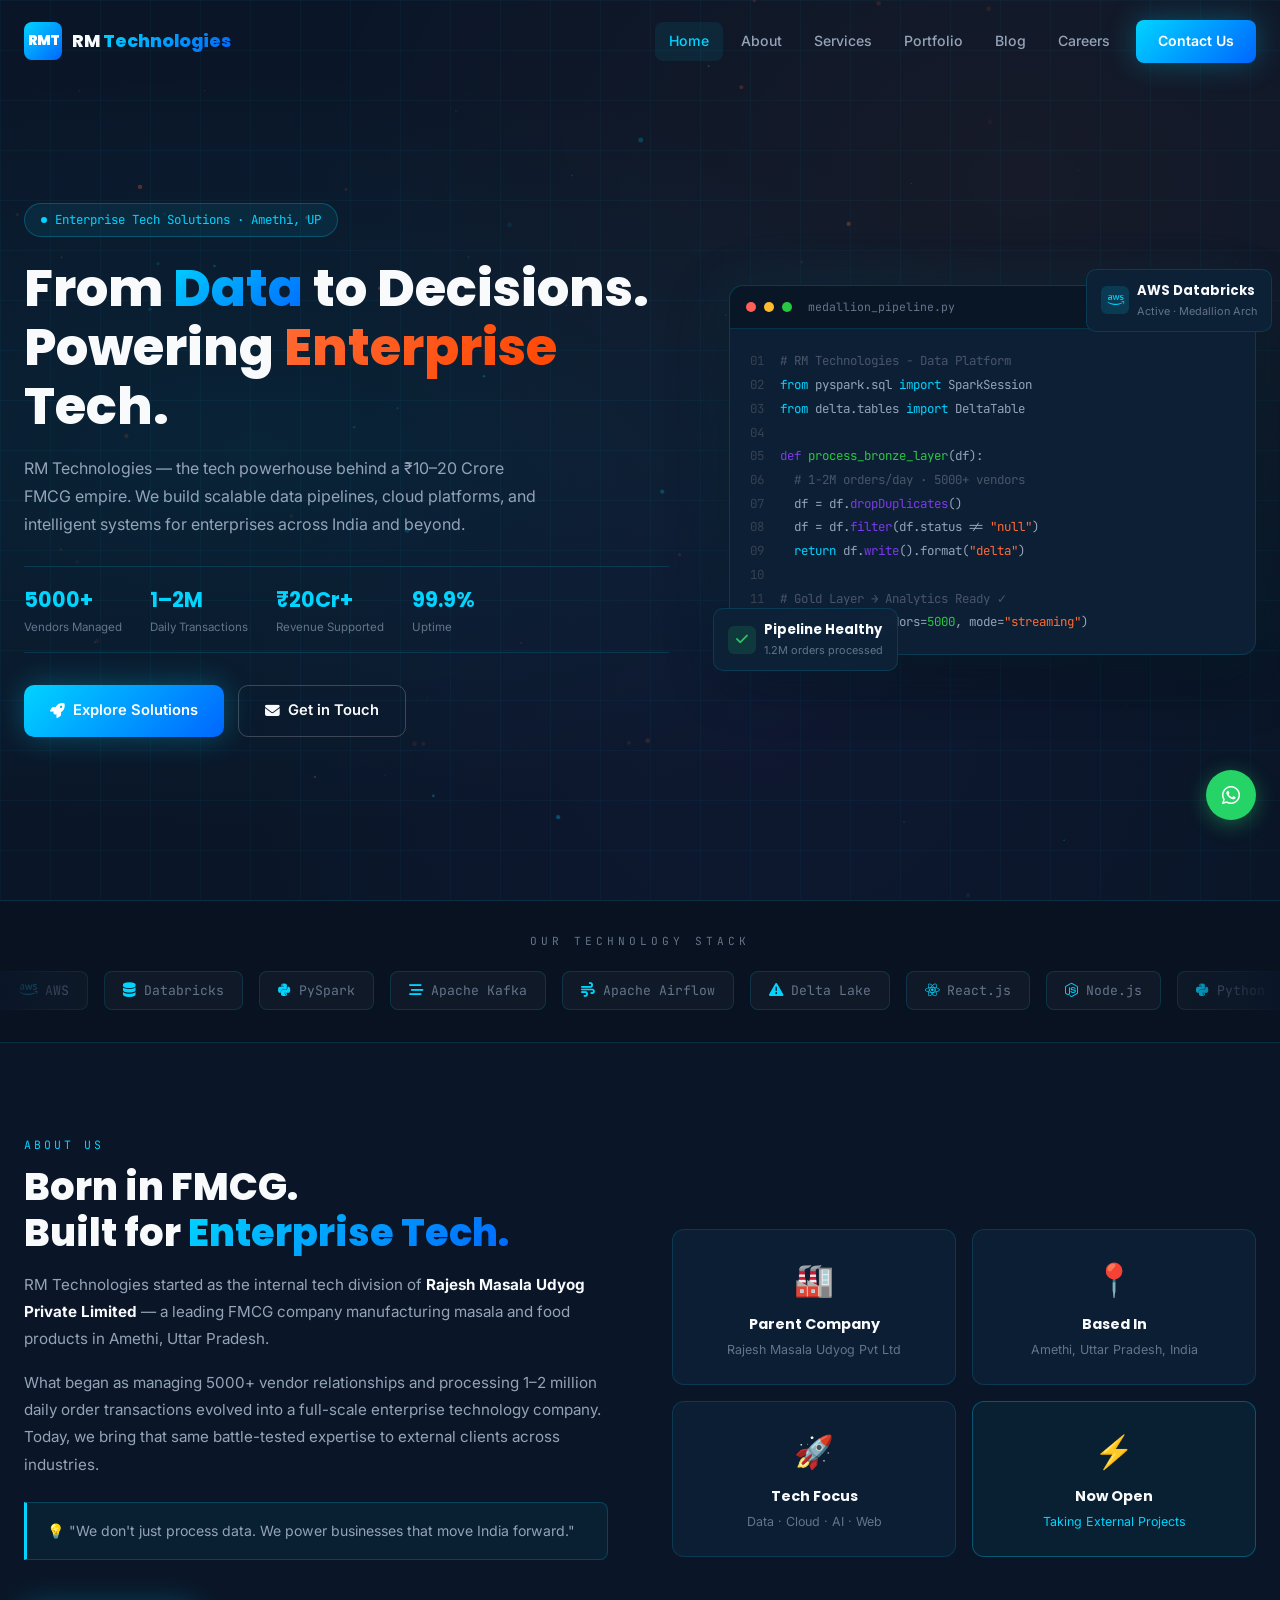
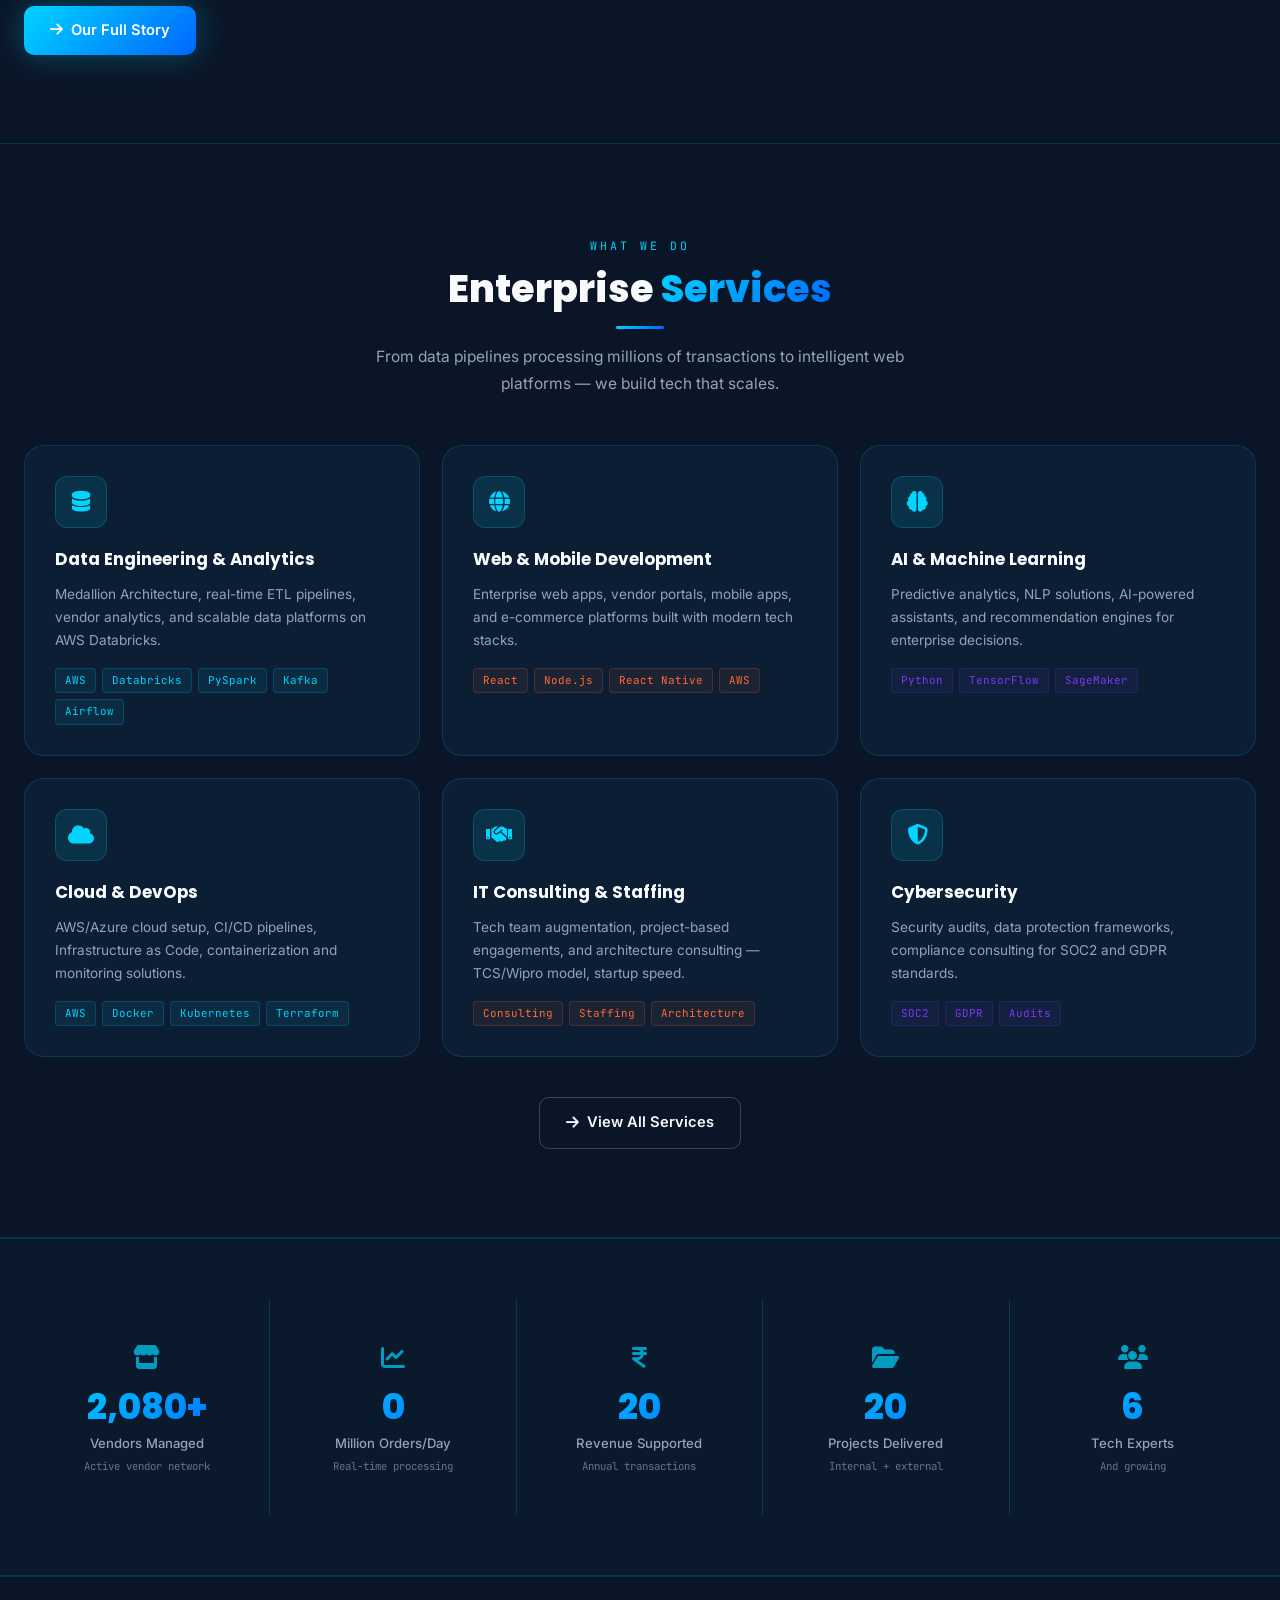
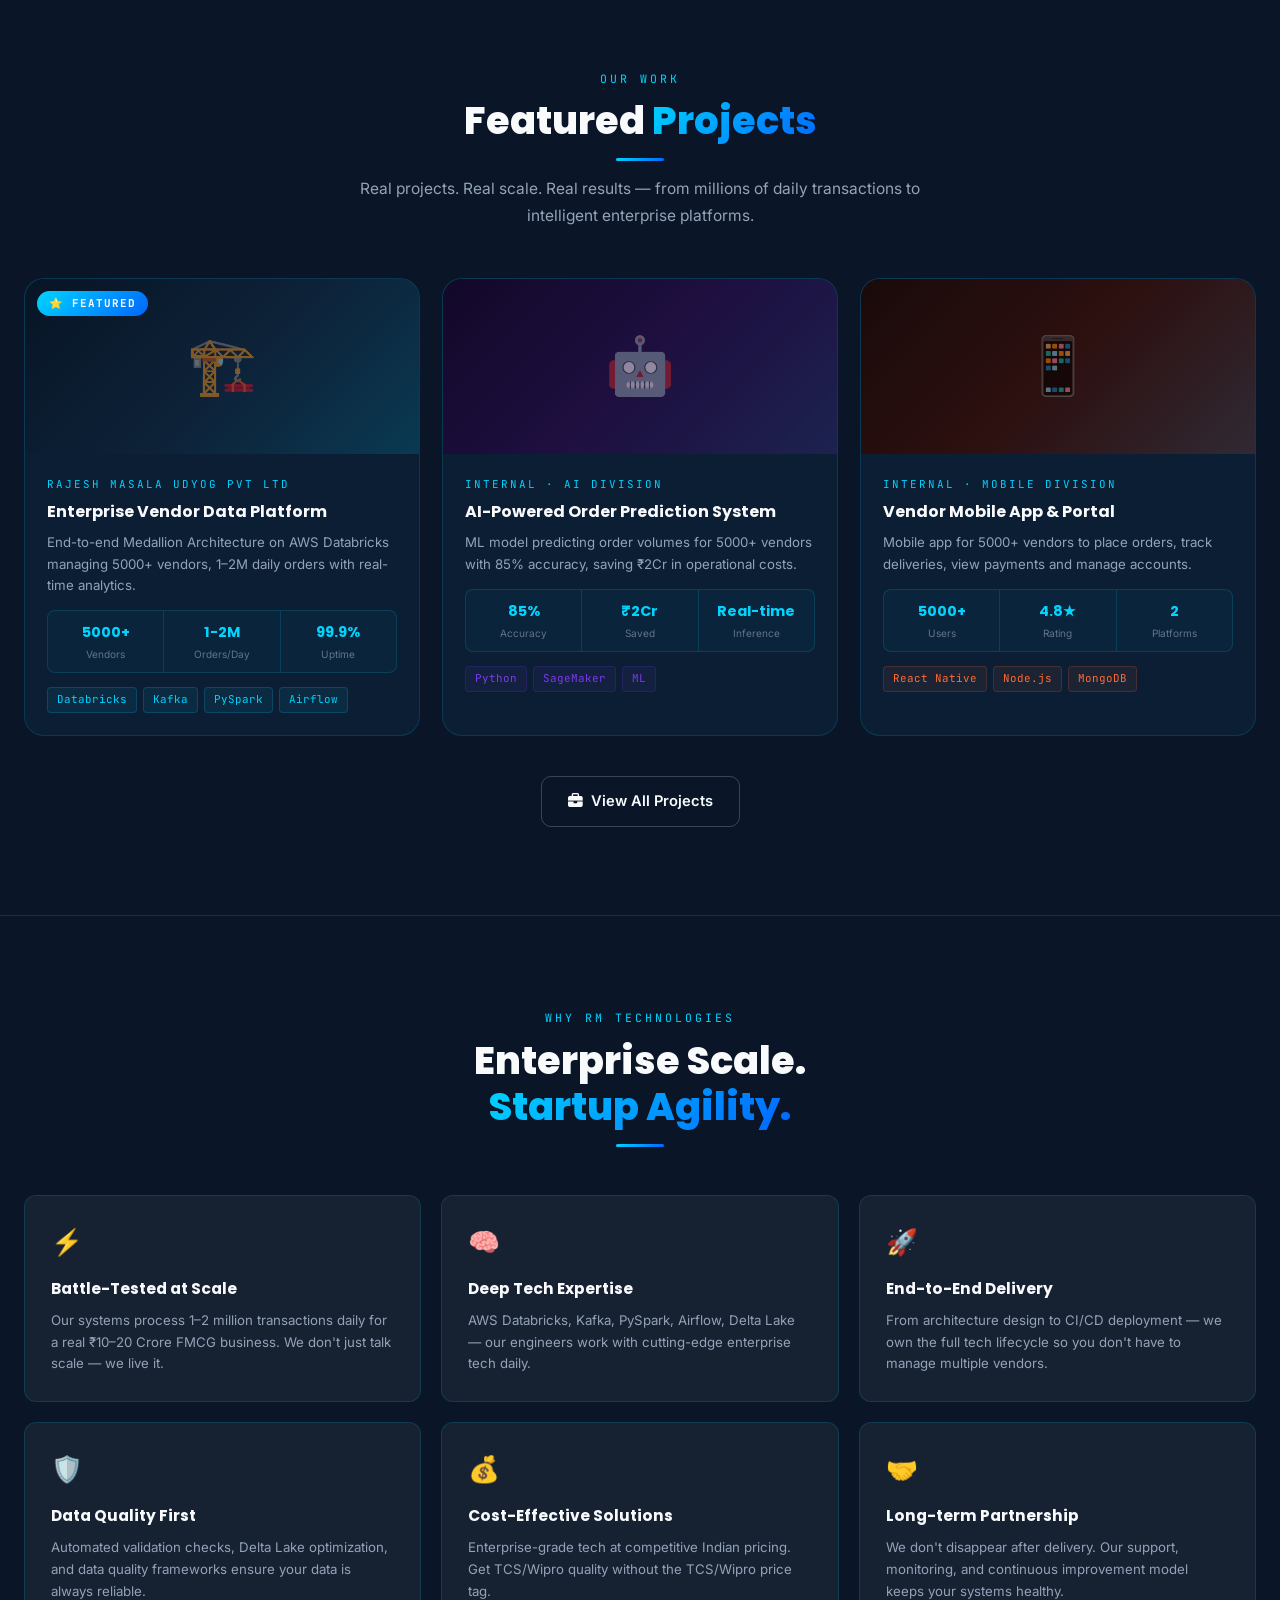
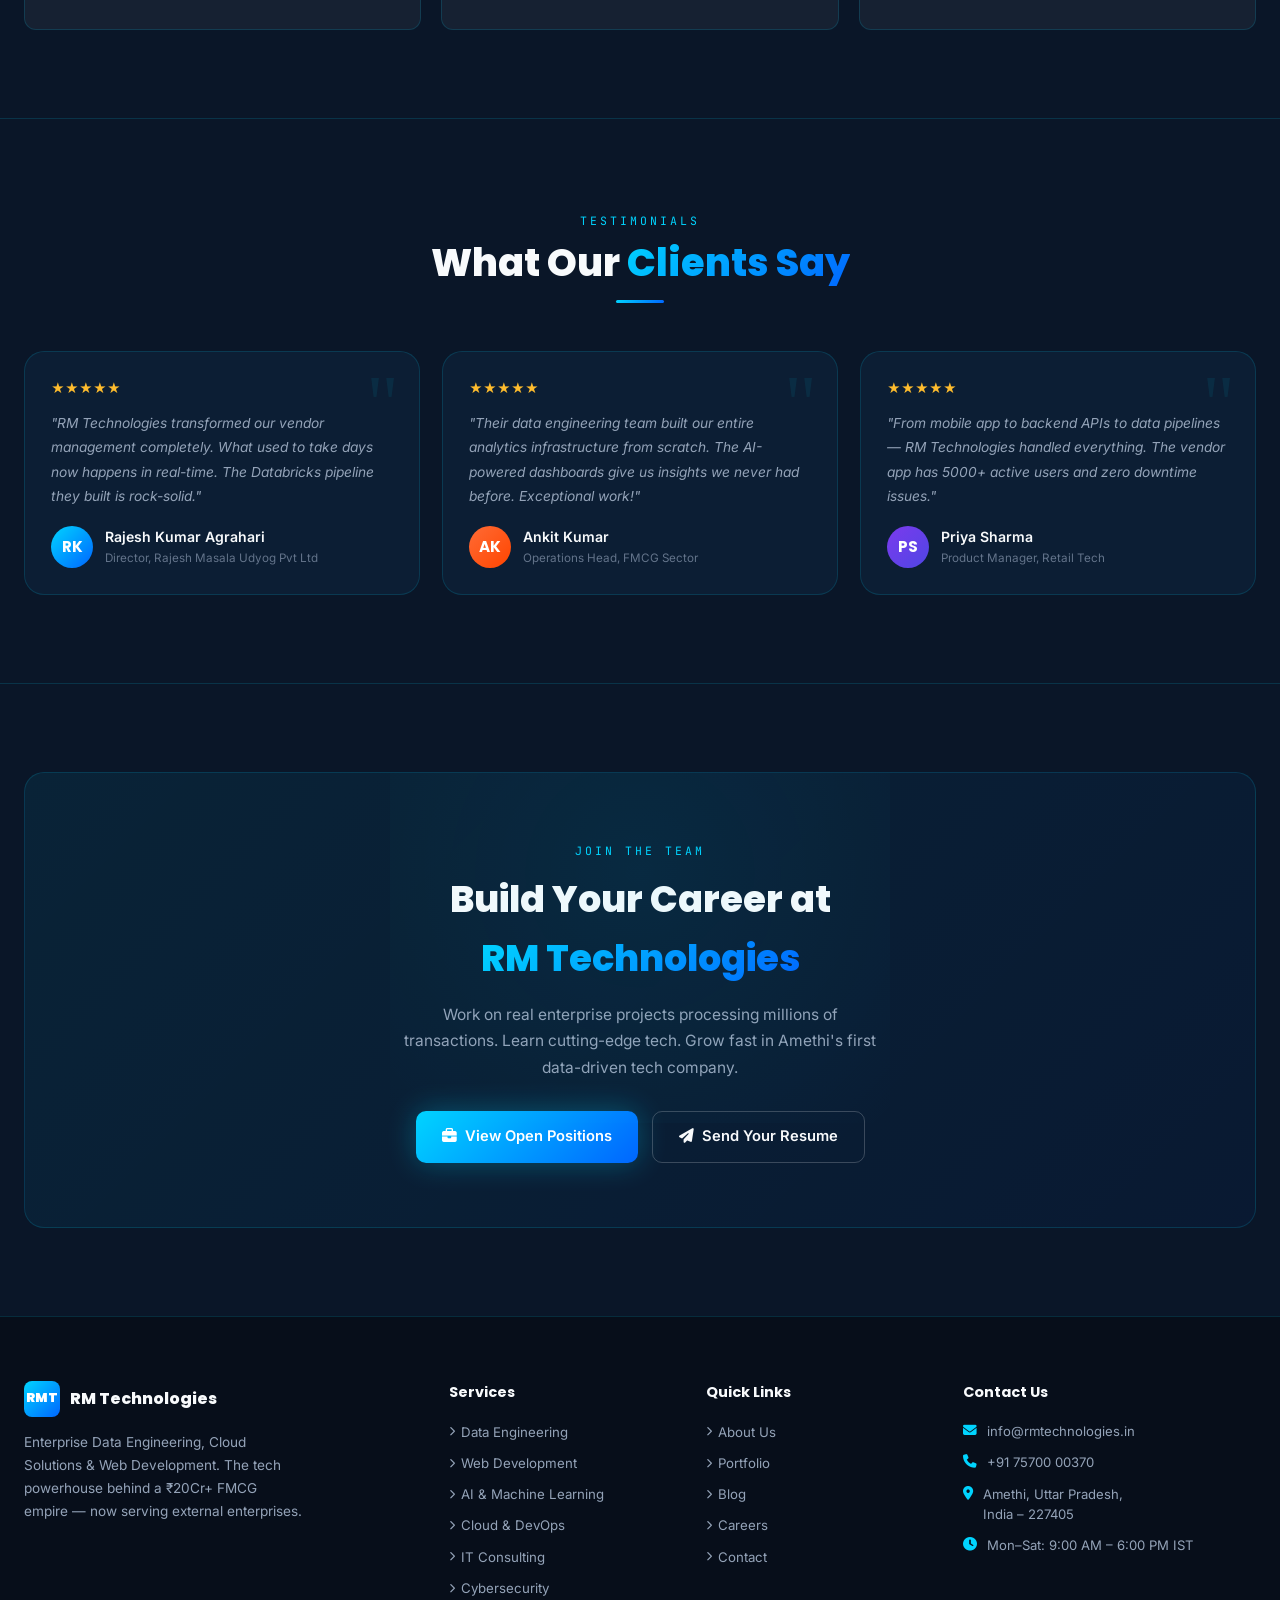
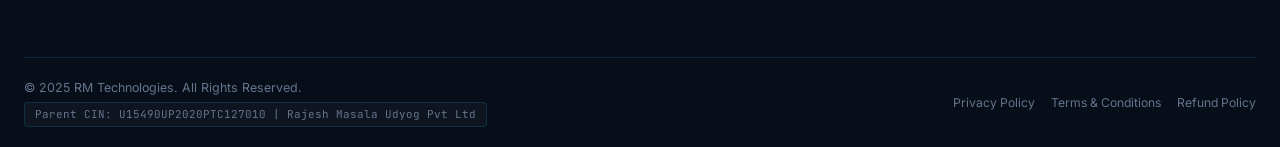
<file: index.html>
<!DOCTYPE html>
<html lang="en">
<head>
  <meta charset="UTF-8">
  <meta name="viewport" content="width=device-width, initial-scale=1.0">
  <meta name="description" content="RM Technologies - Enterprise Data Engineering, Cloud Solutions, Web Development & AI/ML services. Tech subsidiary of Rajesh Masala Udyog Pvt Ltd.">
  <meta name="keywords" content="RM Technologies, Data Engineering, AWS Databricks, Cloud Solutions, Web Development, AI ML, ETL Pipelines, Amethi UP">
  <meta property="og:title" content="RM Technologies | Enterprise Tech Solutions">
  <meta property="og:description" content="From Data to Decisions. Powering Enterprise Technology.">
  <meta property="og:url" content="https://rmtechnologies.in">
  <meta property="og:type" content="website">
  <title>RM Technologies | Enterprise Tech Solutions</title>

  <!-- Font Awesome -->
  <link rel="stylesheet" href="https://cdnjs.cloudflare.com/ajax/libs/font-awesome/6.5.0/css/all.min.css">
  <!-- AOS -->
  <link rel="stylesheet" href="https://unpkg.com/aos@2.3.1/dist/aos.css">
  <!-- Main CSS -->
  <link rel="stylesheet" href="css/style.css">
</head>
<body>

<!-- ═══════════════════════════════════
     LOADER
═══════════════════════════════════ -->
<div id="loader">
  <div class="loader-content">
    <div class="loader-logo">RMT</div>
    <div class="loader-bar"><div class="loader-bar-fill"></div></div>
    <div class="loader-text">INITIALIZING...</div>
  </div>
</div>

<!-- ═══════════════════════════════════
     NAVBAR
═══════════════════════════════════ -->
<nav class="navbar" id="navbar">
  <div class="nav-container">
    <a href="index.html" class="nav-logo">
      <div class="nav-logo-box">RMT</div>
      <span class="nav-logo-text">RM <span>Technologies</span></span>
    </a>
    <div class="nav-links">
      <a href="index.html" class="active">Home</a>
      <a href="about.html">About</a>
      <a href="services.html">Services</a>
      <a href="portfolio.html">Portfolio</a>
      <a href="blog.html">Blog</a>
      <a href="careers.html">Careers</a>
      <a href="contact.html" class="nav-cta">Contact Us</a>
    </div>
    <button class="hamburger" id="hamburger" aria-label="Menu">
      <span></span><span></span><span></span>
    </button>
  </div>
</nav>

<!-- Mobile Nav -->
<div class="mobile-nav" id="mobileNav">
  <a href="index.html">Home</a>
  <a href="about.html">About</a>
  <a href="services.html">Services</a>
  <a href="portfolio.html">Portfolio</a>
  <a href="blog.html">Blog</a>
  <a href="careers.html">Careers</a>
  <a href="contact.html">Contact Us</a>
</div>

<!-- ═══════════════════════════════════
     HERO
═══════════════════════════════════ -->
<section class="hero" id="home">
  <div class="hero-bg"></div>
  <div class="hero-grid"></div>

  <div class="hero-container">
    <!-- Left Content -->
    <div class="hero-content">
      <div class="hero-badge">
        <span class="pulse-dot"></span>
        Enterprise Tech Solutions · Amethi, UP
      </div>

      <h1 class="hero-title">
        From <span class="gradient-text">Data</span> to Decisions.<br>
        Powering <span class="orange-text">Enterprise</span> Tech.
      </h1>

      <p class="hero-subtitle">
        RM Technologies — the tech powerhouse behind a ₹10–20 Crore FMCG empire. 
        We build scalable data pipelines, cloud platforms, and intelligent systems 
        for enterprises across India and beyond.
      </p>

      <div class="hero-mini-stats">
        <div class="mini-stat">
          <div class="mini-stat-num">5000+</div>
          <div class="mini-stat-label">Vendors Managed</div>
        </div>
        <div class="mini-stat">
          <div class="mini-stat-num">1–2M</div>
          <div class="mini-stat-label">Daily Transactions</div>
        </div>
        <div class="mini-stat">
          <div class="mini-stat-num">₹20Cr+</div>
          <div class="mini-stat-label">Revenue Supported</div>
        </div>
        <div class="mini-stat">
          <div class="mini-stat-num">99.9%</div>
          <div class="mini-stat-label">Uptime</div>
        </div>
      </div>

      <div class="hero-buttons">
        <a href="services.html" class="btn-primary">
          <i class="fa-solid fa-rocket"></i> Explore Solutions
        </a>
        <a href="contact.html" class="btn-secondary">
          <i class="fa-solid fa-envelope"></i> Get in Touch
        </a>
      </div>
    </div>

    <!-- Right Visual -->
    <div class="hero-visual">
      <div class="code-window">
        <div class="code-window-header">
          <div class="dot dot-r"></div>
          <div class="dot dot-y"></div>
          <div class="dot dot-g"></div>
          <span class="window-title">medallion_pipeline.py</span>
        </div>
        <div class="code-body">
          <div><span class="ln">01</span><span class="cm"># RM Technologies - Data Platform</span></div>
          <div><span class="ln">02</span><span class="kw">from</span> pyspark.sql <span class="kw">import</span> SparkSession</div>
          <div><span class="ln">03</span><span class="kw">from</span> delta.tables <span class="kw">import</span> DeltaTable</div>
          <div><span class="ln">04</span>&nbsp;</div>
          <div><span class="ln">05</span><span class="fn">def</span> <span class="nm">process_bronze_layer</span>(df):</div>
          <div><span class="ln">06</span>&nbsp;&nbsp;<span class="cm"># 1-2M orders/day · 5000+ vendors</span></div>
          <div><span class="ln">07</span>&nbsp;&nbsp;df = df.<span class="fn">dropDuplicates</span>()</div>
          <div><span class="ln">08</span>&nbsp;&nbsp;df = df.<span class="fn">filter</span>(df.status != <span class="st">"null"</span>)</div>
          <div><span class="ln">09</span>&nbsp;&nbsp;<span class="kw">return</span> df.<span class="fn">write</span>().format(<span class="st">"delta"</span>)</div>
          <div><span class="ln">10</span>&nbsp;</div>
          <div><span class="ln">11</span><span class="cm"># Gold Layer → Analytics Ready ✓</span></div>
          <div><span class="ln">12</span>pipeline.<span class="fn">run</span>(vendors=<span class="nm">5000</span>, mode=<span class="st">"streaming"</span>)</div>
        </div>
      </div>

      <div class="floating-badge top-right">
        <div class="badge-icon blue"><i class="fa-brands fa-aws"></i></div>
        <div class="badge-info">
          <strong>AWS Databricks</strong>
          <small>Active · Medallion Arch</small>
        </div>
      </div>

      <div class="floating-badge bottom-left">
        <div class="badge-icon green"><i class="fa-solid fa-check"></i></div>
        <div class="badge-info">
          <strong>Pipeline Healthy</strong>
          <small>1.2M orders processed</small>
        </div>
      </div>
    </div>
  </div>
</section>

<!-- ═══════════════════════════════════
     TECH STACK MARQUEE
═══════════════════════════════════ -->
<div class="marquee-section">
  <div class="marquee-label">Our Technology Stack</div>
  <div class="marquee-track-wrapper">
    <div class="marquee-track" id="marqueeTrack">
      <div class="marquee-item"><i class="fa-brands fa-aws"></i> AWS</div>
      <div class="marquee-item"><i class="fa-solid fa-database"></i> Databricks</div>
      <div class="marquee-item"><i class="fa-brands fa-python"></i> PySpark</div>
      <div class="marquee-item"><i class="fa-solid fa-stream"></i> Apache Kafka</div>
      <div class="marquee-item"><i class="fa-solid fa-wind"></i> Apache Airflow</div>
      <div class="marquee-item"><i class="fa-solid fa-triangle-exclamation"></i> Delta Lake</div>
      <div class="marquee-item"><i class="fa-brands fa-react"></i> React.js</div>
      <div class="marquee-item"><i class="fa-brands fa-node-js"></i> Node.js</div>
      <div class="marquee-item"><i class="fa-brands fa-python"></i> Python</div>
      <div class="marquee-item"><i class="fa-solid fa-cube"></i> Docker</div>
      <div class="marquee-item"><i class="fa-solid fa-dharmachakra"></i> Kubernetes</div>
      <div class="marquee-item"><i class="fa-solid fa-brain"></i> TensorFlow</div>
      <div class="marquee-item"><i class="fa-solid fa-cloud"></i> Azure</div>
      <div class="marquee-item"><i class="fa-solid fa-code-branch"></i> Terraform</div>
      <!-- Duplicate for seamless loop -->
      <div class="marquee-item"><i class="fa-brands fa-aws"></i> AWS</div>
      <div class="marquee-item"><i class="fa-solid fa-database"></i> Databricks</div>
      <div class="marquee-item"><i class="fa-brands fa-python"></i> PySpark</div>
      <div class="marquee-item"><i class="fa-solid fa-stream"></i> Apache Kafka</div>
      <div class="marquee-item"><i class="fa-solid fa-wind"></i> Apache Airflow</div>
      <div class="marquee-item"><i class="fa-solid fa-triangle-exclamation"></i> Delta Lake</div>
      <div class="marquee-item"><i class="fa-brands fa-react"></i> React.js</div>
      <div class="marquee-item"><i class="fa-brands fa-node-js"></i> Node.js</div>
      <div class="marquee-item"><i class="fa-brands fa-python"></i> Python</div>
      <div class="marquee-item"><i class="fa-solid fa-cube"></i> Docker</div>
      <div class="marquee-item"><i class="fa-solid fa-dharmachakra"></i> Kubernetes</div>
      <div class="marquee-item"><i class="fa-solid fa-brain"></i> TensorFlow</div>
      <div class="marquee-item"><i class="fa-solid fa-cloud"></i> Azure</div>
      <div class="marquee-item"><i class="fa-solid fa-code-branch"></i> Terraform</div>
    </div>
  </div>
</div>

<!-- ═══════════════════════════════════
     ABOUT SNIPPET
═══════════════════════════════════ -->
<section class="section" id="about">
  <div class="container">
    <div style="display:grid; grid-template-columns:1fr 1fr; gap:64px; align-items:center;">
      <div data-aos="fade-right">
        <span class="section-tag">About Us</span>
        <h2 class="section-title">Born in FMCG.<br>Built for <span class="gradient-text">Enterprise Tech.</span></h2>
        <div class="divider-left"></div>
        <p style="color:var(--text-secondary);font-size:0.95rem;line-height:1.8;margin-bottom:16px;">
          RM Technologies started as the internal tech division of 
          <strong style="color:var(--text-primary);">Rajesh Masala Udyog Private Limited</strong> — 
          a leading FMCG company manufacturing masala and food products in Amethi, Uttar Pradesh.
        </p>
        <p style="color:var(--text-secondary);font-size:0.95rem;line-height:1.8;margin-bottom:24px;">
          What began as managing 5000+ vendor relationships and processing 1–2 million daily 
          order transactions evolved into a full-scale enterprise technology company. Today, 
          we bring that same battle-tested expertise to external clients across industries.
        </p>
        <div class="highlight-box">
          💡 "We don't just process data. We power businesses that move India forward."
        </div>
        <br>
        <a href="about.html" class="btn-primary">
          <i class="fa-solid fa-arrow-right"></i> Our Full Story
        </a>
      </div>

      <div data-aos="fade-left">
        <div style="display:grid;grid-template-columns:1fr 1fr;gap:16px;">
          <div style="background:var(--card-bg);border:1px solid var(--border);border-radius:var(--radius);padding:24px;text-align:center;">
            <div style="font-size:2rem;margin-bottom:8px;">🏭</div>
            <div style="font-family:var(--font-heading);font-weight:700;font-size:0.9rem;margin-bottom:4px;">Parent Company</div>
            <div style="font-size:0.78rem;color:var(--text-muted);">Rajesh Masala Udyog Pvt Ltd</div>
          </div>
          <div style="background:var(--card-bg);border:1px solid var(--border);border-radius:var(--radius);padding:24px;text-align:center;">
            <div style="font-size:2rem;margin-bottom:8px;">📍</div>
            <div style="font-family:var(--font-heading);font-weight:700;font-size:0.9rem;margin-bottom:4px;">Based In</div>
            <div style="font-size:0.78rem;color:var(--text-muted);">Amethi, Uttar Pradesh, India</div>
          </div>
          <div style="background:var(--card-bg);border:1px solid var(--border);border-radius:var(--radius);padding:24px;text-align:center;">
            <div style="font-size:2rem;margin-bottom:8px;">🚀</div>
            <div style="font-family:var(--font-heading);font-weight:700;font-size:0.9rem;margin-bottom:4px;">Tech Focus</div>
            <div style="font-size:0.78rem;color:var(--text-muted);">Data · Cloud · AI · Web</div>
          </div>
          <div style="background:var(--card-bg);border:1px solid rgba(0,212,255,0.3);border-radius:var(--radius);padding:24px;text-align:center;background:rgba(0,212,255,0.05);">
            <div style="font-size:2rem;margin-bottom:8px;">⚡</div>
            <div style="font-family:var(--font-heading);font-weight:700;font-size:0.9rem;margin-bottom:4px;">Now Open</div>
            <div style="font-size:0.78rem;color:var(--accent-blue);">Taking External Projects</div>
          </div>
        </div>
      </div>
    </div>
  </div>
</section>

<hr class="section-divider">

<!-- ═══════════════════════════════════
     SERVICES
═══════════════════════════════════ -->
<section class="section" id="services">
  <div class="container">
    <div class="text-center" data-aos="fade-up">
      <span class="section-tag">What We Do</span>
      <h2 class="section-title">Enterprise <span class="gradient-text">Services</span></h2>
      <div class="divider"></div>
      <p class="section-sub">From data pipelines processing millions of transactions to intelligent web platforms — we build tech that scales.</p>
    </div>

    <div class="services-grid">
      <a href="services.html#data-engineering" class="service-card" data-aos="fade-up" data-aos-delay="100">
        <div class="service-icon"><i class="fa-solid fa-database"></i></div>
        <h3>Data Engineering & Analytics</h3>
        <p>Medallion Architecture, real-time ETL pipelines, vendor analytics, and scalable data platforms on AWS Databricks.</p>
        <div class="service-tags">
          <span class="tag">AWS</span>
          <span class="tag">Databricks</span>
          <span class="tag">PySpark</span>
          <span class="tag">Kafka</span>
          <span class="tag">Airflow</span>
        </div>
      </a>

      <a href="services.html#web-dev" class="service-card" data-aos="fade-up" data-aos-delay="150">
        <div class="service-icon"><i class="fa-solid fa-globe"></i></div>
        <h3>Web & Mobile Development</h3>
        <p>Enterprise web apps, vendor portals, mobile apps, and e-commerce platforms built with modern tech stacks.</p>
        <div class="service-tags">
          <span class="tag tag-orange">React</span>
          <span class="tag tag-orange">Node.js</span>
          <span class="tag tag-orange">React Native</span>
          <span class="tag tag-orange">AWS</span>
        </div>
      </a>

      <a href="services.html#ai-ml" class="service-card" data-aos="fade-up" data-aos-delay="200">
        <div class="service-icon"><i class="fa-solid fa-brain"></i></div>
        <h3>AI & Machine Learning</h3>
        <p>Predictive analytics, NLP solutions, AI-powered assistants, and recommendation engines for enterprise decisions.</p>
        <div class="service-tags">
          <span class="tag tag-purple">Python</span>
          <span class="tag tag-purple">TensorFlow</span>
          <span class="tag tag-purple">SageMaker</span>
        </div>
      </a>

      <a href="services.html#cloud" class="service-card" data-aos="fade-up" data-aos-delay="100">
        <div class="service-icon"><i class="fa-solid fa-cloud"></i></div>
        <h3>Cloud & DevOps</h3>
        <p>AWS/Azure cloud setup, CI/CD pipelines, Infrastructure as Code, containerization and monitoring solutions.</p>
        <div class="service-tags">
          <span class="tag">AWS</span>
          <span class="tag">Docker</span>
          <span class="tag">Kubernetes</span>
          <span class="tag">Terraform</span>
        </div>
      </a>

      <a href="services.html#consulting" class="service-card" data-aos="fade-up" data-aos-delay="150">
        <div class="service-icon"><i class="fa-solid fa-handshake"></i></div>
        <h3>IT Consulting & Staffing</h3>
        <p>Tech team augmentation, project-based engagements, and architecture consulting — TCS/Wipro model, startup speed.</p>
        <div class="service-tags">
          <span class="tag tag-orange">Consulting</span>
          <span class="tag tag-orange">Staffing</span>
          <span class="tag tag-orange">Architecture</span>
        </div>
      </a>

      <a href="services.html#security" class="service-card" data-aos="fade-up" data-aos-delay="200">
        <div class="service-icon"><i class="fa-solid fa-shield-halved"></i></div>
        <h3>Cybersecurity</h3>
        <p>Security audits, data protection frameworks, compliance consulting for SOC2 and GDPR standards.</p>
        <div class="service-tags">
          <span class="tag tag-purple">SOC2</span>
          <span class="tag tag-purple">GDPR</span>
          <span class="tag tag-purple">Audits</span>
        </div>
      </a>
    </div>

    <div style="text-align:center;margin-top:40px;" data-aos="fade-up">
      <a href="services.html" class="btn-secondary">
        <i class="fa-solid fa-arrow-right"></i> View All Services
      </a>
    </div>
  </div>
</section>

<hr class="section-divider">

<!-- ═══════════════════════════════════
     STATS
═══════════════════════════════════ -->
<section class="stats-section section-sm">
  <div class="container">
    <div class="stats-grid">
      <div class="stat-card" data-aos="fade-up" data-aos-delay="50">
        <div class="stat-icon"><i class="fa-solid fa-store"></i></div>
        <div class="stat-num" data-count="5000">0</div>
        <div class="stat-label">Vendors Managed</div>
        <div class="stat-sub">Active vendor network</div>
      </div>
      <div class="stat-card" data-aos="fade-up" data-aos-delay="100">
        <div class="stat-icon"><i class="fa-solid fa-chart-line"></i></div>
        <div class="stat-num" data-count="2">0</div>
        <div class="stat-label">Million Orders/Day</div>
        <div class="stat-sub">Real-time processing</div>
      </div>
      <div class="stat-card" data-aos="fade-up" data-aos-delay="150">
        <div class="stat-icon"><i class="fa-solid fa-indian-rupee-sign"></i></div>
        <div class="stat-num" data-prefix="₹" data-suffix="Cr+">20</div>
        <div class="stat-label">Revenue Supported</div>
        <div class="stat-sub">Annual transactions</div>
      </div>
      <div class="stat-card" data-aos="fade-up" data-aos-delay="200">
        <div class="stat-icon"><i class="fa-solid fa-folder-open"></i></div>
        <div class="stat-num" data-count="50">0</div>
        <div class="stat-label">Projects Delivered</div>
        <div class="stat-sub">Internal + external</div>
      </div>
      <div class="stat-card" data-aos="fade-up" data-aos-delay="250">
        <div class="stat-icon"><i class="fa-solid fa-users"></i></div>
        <div class="stat-num" data-count="15">0</div>
        <div class="stat-label">Tech Experts</div>
        <div class="stat-sub">And growing</div>
      </div>
    </div>
  </div>
</section>

<hr class="section-divider">

<!-- ═══════════════════════════════════
     FEATURED PROJECTS
═══════════════════════════════════ -->
<section class="section" id="portfolio">
  <div class="container">
    <div class="text-center" data-aos="fade-up">
      <span class="section-tag">Our Work</span>
      <h2 class="section-title">Featured <span class="gradient-text">Projects</span></h2>
      <div class="divider"></div>
      <p class="section-sub">Real projects. Real scale. Real results — from millions of daily transactions to intelligent enterprise platforms.</p>
    </div>

    <div class="projects-grid">
      <!-- Project 1 -->
      <a href="project-detail.html" class="project-card" data-aos="fade-up" data-aos-delay="100">
        <div class="project-thumb pt-1">
          <div class="project-thumb-icon">🏗️</div>
          <div class="featured-badge">⭐ FEATURED</div>
        </div>
        <div class="project-content">
          <div class="project-client">Rajesh Masala Udyog Pvt Ltd</div>
          <h3>Enterprise Vendor Data Platform</h3>
          <p>End-to-end Medallion Architecture on AWS Databricks managing 5000+ vendors, 1–2M daily orders with real-time analytics.</p>
          <div class="project-metrics">
            <div class="metric">
              <div class="metric-val">5000+</div>
              <div class="metric-key">Vendors</div>
            </div>
            <div class="metric">
              <div class="metric-val">1-2M</div>
              <div class="metric-key">Orders/Day</div>
            </div>
            <div class="metric">
              <div class="metric-val">99.9%</div>
              <div class="metric-key">Uptime</div>
            </div>
          </div>
          <div class="service-tags">
            <span class="tag">Databricks</span>
            <span class="tag">Kafka</span>
            <span class="tag">PySpark</span>
            <span class="tag">Airflow</span>
          </div>
        </div>
      </a>

      <!-- Project 2 -->
      <a href="portfolio.html" class="project-card" data-aos="fade-up" data-aos-delay="150">
        <div class="project-thumb pt-2">
          <div class="project-thumb-icon">🤖</div>
        </div>
        <div class="project-content">
          <div class="project-client">Internal · AI Division</div>
          <h3>AI-Powered Order Prediction System</h3>
          <p>ML model predicting order volumes for 5000+ vendors with 85% accuracy, saving ₹2Cr in operational costs.</p>
          <div class="project-metrics">
            <div class="metric">
              <div class="metric-val">85%</div>
              <div class="metric-key">Accuracy</div>
            </div>
            <div class="metric">
              <div class="metric-val">₹2Cr</div>
              <div class="metric-key">Saved</div>
            </div>
            <div class="metric">
              <div class="metric-val">Real-time</div>
              <div class="metric-key">Inference</div>
            </div>
          </div>
          <div class="service-tags">
            <span class="tag tag-purple">Python</span>
            <span class="tag tag-purple">SageMaker</span>
            <span class="tag tag-purple">ML</span>
          </div>
        </div>
      </a>

      <!-- Project 3 -->
      <a href="portfolio.html" class="project-card" data-aos="fade-up" data-aos-delay="200">
        <div class="project-thumb pt-3">
          <div class="project-thumb-icon">📱</div>
        </div>
        <div class="project-content">
          <div class="project-client">Internal · Mobile Division</div>
          <h3>Vendor Mobile App & Portal</h3>
          <p>Mobile app for 5000+ vendors to place orders, track deliveries, view payments and manage accounts.</p>
          <div class="project-metrics">
            <div class="metric">
              <div class="metric-val">5000+</div>
              <div class="metric-key">Users</div>
            </div>
            <div class="metric">
              <div class="metric-val">4.8★</div>
              <div class="metric-key">Rating</div>
            </div>
            <div class="metric">
              <div class="metric-val">2</div>
              <div class="metric-key">Platforms</div>
            </div>
          </div>
          <div class="service-tags">
            <span class="tag tag-orange">React Native</span>
            <span class="tag tag-orange">Node.js</span>
            <span class="tag tag-orange">MongoDB</span>
          </div>
        </div>
      </a>
    </div>

    <div style="text-align:center;margin-top:40px;" data-aos="fade-up">
      <a href="portfolio.html" class="btn-secondary">
        <i class="fa-solid fa-briefcase"></i> View All Projects
      </a>
    </div>
  </div>
</section>

<hr class="section-divider">

<!-- ═══════════════════════════════════
     WHY CHOOSE US
═══════════════════════════════════ -->
<section class="section">
  <div class="container">
    <div class="text-center" data-aos="fade-up">
      <span class="section-tag">Why RM Technologies</span>
      <h2 class="section-title">Enterprise Scale.<br><span class="gradient-text">Startup Agility.</span></h2>
      <div class="divider"></div>
    </div>

    <div class="why-grid">
      <div class="why-card" data-aos="fade-up" data-aos-delay="50">
        <div class="why-icon">⚡</div>
        <h4>Battle-Tested at Scale</h4>
        <p>Our systems process 1–2 million transactions daily for a real ₹10–20 Crore FMCG business. We don't just talk scale — we live it.</p>
      </div>
      <div class="why-card" data-aos="fade-up" data-aos-delay="100">
        <div class="why-icon">🧠</div>
        <h4>Deep Tech Expertise</h4>
        <p>AWS Databricks, Kafka, PySpark, Airflow, Delta Lake — our engineers work with cutting-edge enterprise tech daily.</p>
      </div>
      <div class="why-card" data-aos="fade-up" data-aos-delay="150">
        <div class="why-icon">🚀</div>
        <h4>End-to-End Delivery</h4>
        <p>From architecture design to CI/CD deployment — we own the full tech lifecycle so you don't have to manage multiple vendors.</p>
      </div>
      <div class="why-card" data-aos="fade-up" data-aos-delay="50">
        <div class="why-icon">🛡️</div>
        <h4>Data Quality First</h4>
        <p>Automated validation checks, Delta Lake optimization, and data quality frameworks ensure your data is always reliable.</p>
      </div>
      <div class="why-card" data-aos="fade-up" data-aos-delay="100">
        <div class="why-icon">💰</div>
        <h4>Cost-Effective Solutions</h4>
        <p>Enterprise-grade tech at competitive Indian pricing. Get TCS/Wipro quality without the TCS/Wipro price tag.</p>
      </div>
      <div class="why-card" data-aos="fade-up" data-aos-delay="150">
        <div class="why-icon">🤝</div>
        <h4>Long-term Partnership</h4>
        <p>We don't disappear after delivery. Our support, monitoring, and continuous improvement model keeps your systems healthy.</p>
      </div>
    </div>
  </div>
</section>

<hr class="section-divider">

<!-- ═══════════════════════════════════
     TESTIMONIALS
═══════════════════════════════════ -->
<section class="section">
  <div class="container">
    <div class="text-center" data-aos="fade-up">
      <span class="section-tag">Testimonials</span>
      <h2 class="section-title">What Our <span class="gradient-text">Clients Say</span></h2>
      <div class="divider"></div>
    </div>

    <div class="testi-grid">
      <div class="testi-card" data-aos="fade-up" data-aos-delay="100">
        <div class="stars">★★★★★</div>
        <p>"RM Technologies transformed our vendor management completely. What used to take days now happens in real-time. The Databricks pipeline they built is rock-solid."</p>
        <div class="testi-author">
          <div class="t-avatar" style="background:linear-gradient(135deg,#00D4FF,#0066FF);">RK</div>
          <div>
            <div class="t-name">Rajesh Kumar Agrahari</div>
            <div class="t-role">Director, Rajesh Masala Udyog Pvt Ltd</div>
          </div>
        </div>
      </div>

      <div class="testi-card" data-aos="fade-up" data-aos-delay="150">
        <div class="stars">★★★★★</div>
        <p>"Their data engineering team built our entire analytics infrastructure from scratch. The AI-powered dashboards give us insights we never had before. Exceptional work!"</p>
        <div class="testi-author">
          <div class="t-avatar" style="background:linear-gradient(135deg,#FF6B35,#FF4500);">AK</div>
          <div>
            <div class="t-name">Ankit Kumar</div>
            <div class="t-role">Operations Head, FMCG Sector</div>
          </div>
        </div>
      </div>

      <div class="testi-card" data-aos="fade-up" data-aos-delay="200">
        <div class="stars">★★★★★</div>
        <p>"From mobile app to backend APIs to data pipelines — RM Technologies handled everything. The vendor app has 5000+ active users and zero downtime issues."</p>
        <div class="testi-author">
          <div class="t-avatar" style="background:linear-gradient(135deg,#7C3AED,#4F46E5);">PS</div>
          <div>
            <div class="t-name">Priya Sharma</div>
            <div class="t-role">Product Manager, Retail Tech</div>
          </div>
        </div>
      </div>
    </div>
  </div>
</section>

<hr class="section-divider">

<!-- ═══════════════════════════════════
     CAREERS CTA
═══════════════════════════════════ -->
<section class="section">
  <div class="container">
    <div class="cta-box" data-aos="fade-up">
      <span class="section-tag">Join The Team</span>
      <h2>Build Your Career at<br><span class="gradient-text">RM Technologies</span></h2>
      <p>Work on real enterprise projects processing millions of transactions. Learn cutting-edge tech. Grow fast in Amethi's first data-driven tech company.</p>
      <div class="cta-btns">
        <a href="careers.html" class="btn-primary">
          <i class="fa-solid fa-briefcase"></i> View Open Positions
        </a>
        <a href="contact.html" class="btn-secondary">
          <i class="fa-solid fa-paper-plane"></i> Send Your Resume
        </a>
      </div>
    </div>
  </div>
</section>

<!-- ═══════════════════════════════════
     FOOTER
═══════════════════════════════════ -->
<footer>
  <div class="container">
    <div class="footer-grid">

      <!-- Brand -->
      <div class="footer-brand">
        <div class="footer-brand-logo">
          <div class="footer-logo-box">RMT</div>
          <span class="footer-logo-name">RM Technologies</span>
        </div>
        <p>Enterprise Data Engineering, Cloud Solutions & Web Development. The tech powerhouse behind a ₹20Cr+ FMCG empire — now serving external enterprises.</p>
      </div>

      <!-- Services -->
      <div class="footer-col">
        <h5>Services</h5>
        <ul>
          <li><a href="services.html#data-engineering"><i class="fa-solid fa-chevron-right" style="font-size:0.6rem;"></i> Data Engineering</a></li>
          <li><a href="services.html#web-dev"><i class="fa-solid fa-chevron-right" style="font-size:0.6rem;"></i> Web Development</a></li>
          <li><a href="services.html#ai-ml"><i class="fa-solid fa-chevron-right" style="font-size:0.6rem;"></i> AI & Machine Learning</a></li>
          <li><a href="services.html#cloud"><i class="fa-solid fa-chevron-right" style="font-size:0.6rem;"></i> Cloud & DevOps</a></li>
          <li><a href="services.html#consulting"><i class="fa-solid fa-chevron-right" style="font-size:0.6rem;"></i> IT Consulting</a></li>
          <li><a href="services.html#security"><i class="fa-solid fa-chevron-right" style="font-size:0.6rem;"></i> Cybersecurity</a></li>
        </ul>
      </div>

      <!-- Quick Links -->
      <div class="footer-col">
        <h5>Quick Links</h5>
        <ul>
          <li><a href="about.html"><i class="fa-solid fa-chevron-right" style="font-size:0.6rem;"></i> About Us</a></li>
          <li><a href="portfolio.html"><i class="fa-solid fa-chevron-right" style="font-size:0.6rem;"></i> Portfolio</a></li>
          <li><a href="blog.html"><i class="fa-solid fa-chevron-right" style="font-size:0.6rem;"></i> Blog</a></li>
          <li><a href="careers.html"><i class="fa-solid fa-chevron-right" style="font-size:0.6rem;"></i> Careers</a></li>
          <li><a href="contact.html"><i class="fa-solid fa-chevron-right" style="font-size:0.6rem;"></i> Contact</a></li>
        </ul>
      </div>

      <!-- Contact -->
      <div class="footer-col">
        <h5>Contact Us</h5>
        <div class="footer-contact-row">
          <i class="fa-solid fa-envelope"></i>
          <span><a href="mailto:info@rmtechnologies.in" style="color:var(--text-secondary);">info@rmtechnologies.in</a></span>
        </div>
        <div class="footer-contact-row">
          <i class="fa-solid fa-phone"></i>
          <span>+91 75700 00370</span>
        </div>
        <div class="footer-contact-row">
          <i class="fa-solid fa-location-dot"></i>
          <span>Amethi, Uttar Pradesh,<br>India – 227405</span>
        </div>
        <div class="footer-contact-row">
          <i class="fa-solid fa-clock"></i>
          <span>Mon–Sat: 9:00 AM – 6:00 PM IST</span>
        </div>
      </div>
    </div>

    <!-- Footer Bottom -->
    <div class="footer-bottom">
      <div class="footer-bottom-left">
        <p>© 2025 RM Technologies. All Rights Reserved.</p>
        <span class="footer-cin">Parent CIN: U15490UP2020PTC127010 | Rajesh Masala Udyog Pvt Ltd</span>
      </div>
      <div class="footer-bottom-right">
        <a href="privacy.html">Privacy Policy</a>
        <a href="terms.html">Terms & Conditions</a>
        <a href="refund.html">Refund Policy</a>
      </div>
    </div>
  </div>
</footer>

<!-- ═══════════════════════════════════
     FLOATING BUTTONS
═══════════════════════════════════ -->
<a href="https://wa.me/917570000370" class="whatsapp-float" target="_blank" aria-label="WhatsApp">
  <i class="fa-brands fa-whatsapp"></i>
</a>

<button class="back-top" id="backTop" aria-label="Back to top">
  <i class="fa-solid fa-arrow-up"></i>
</button>

<!-- ═══════════════════════════════════
     SCRIPTS
═══════════════════════════════════ -->
<script src="https://unpkg.com/aos@2.3.1/dist/aos.js"></script>
<script src="js/main.js"></script>

</body>
</html>
</file>
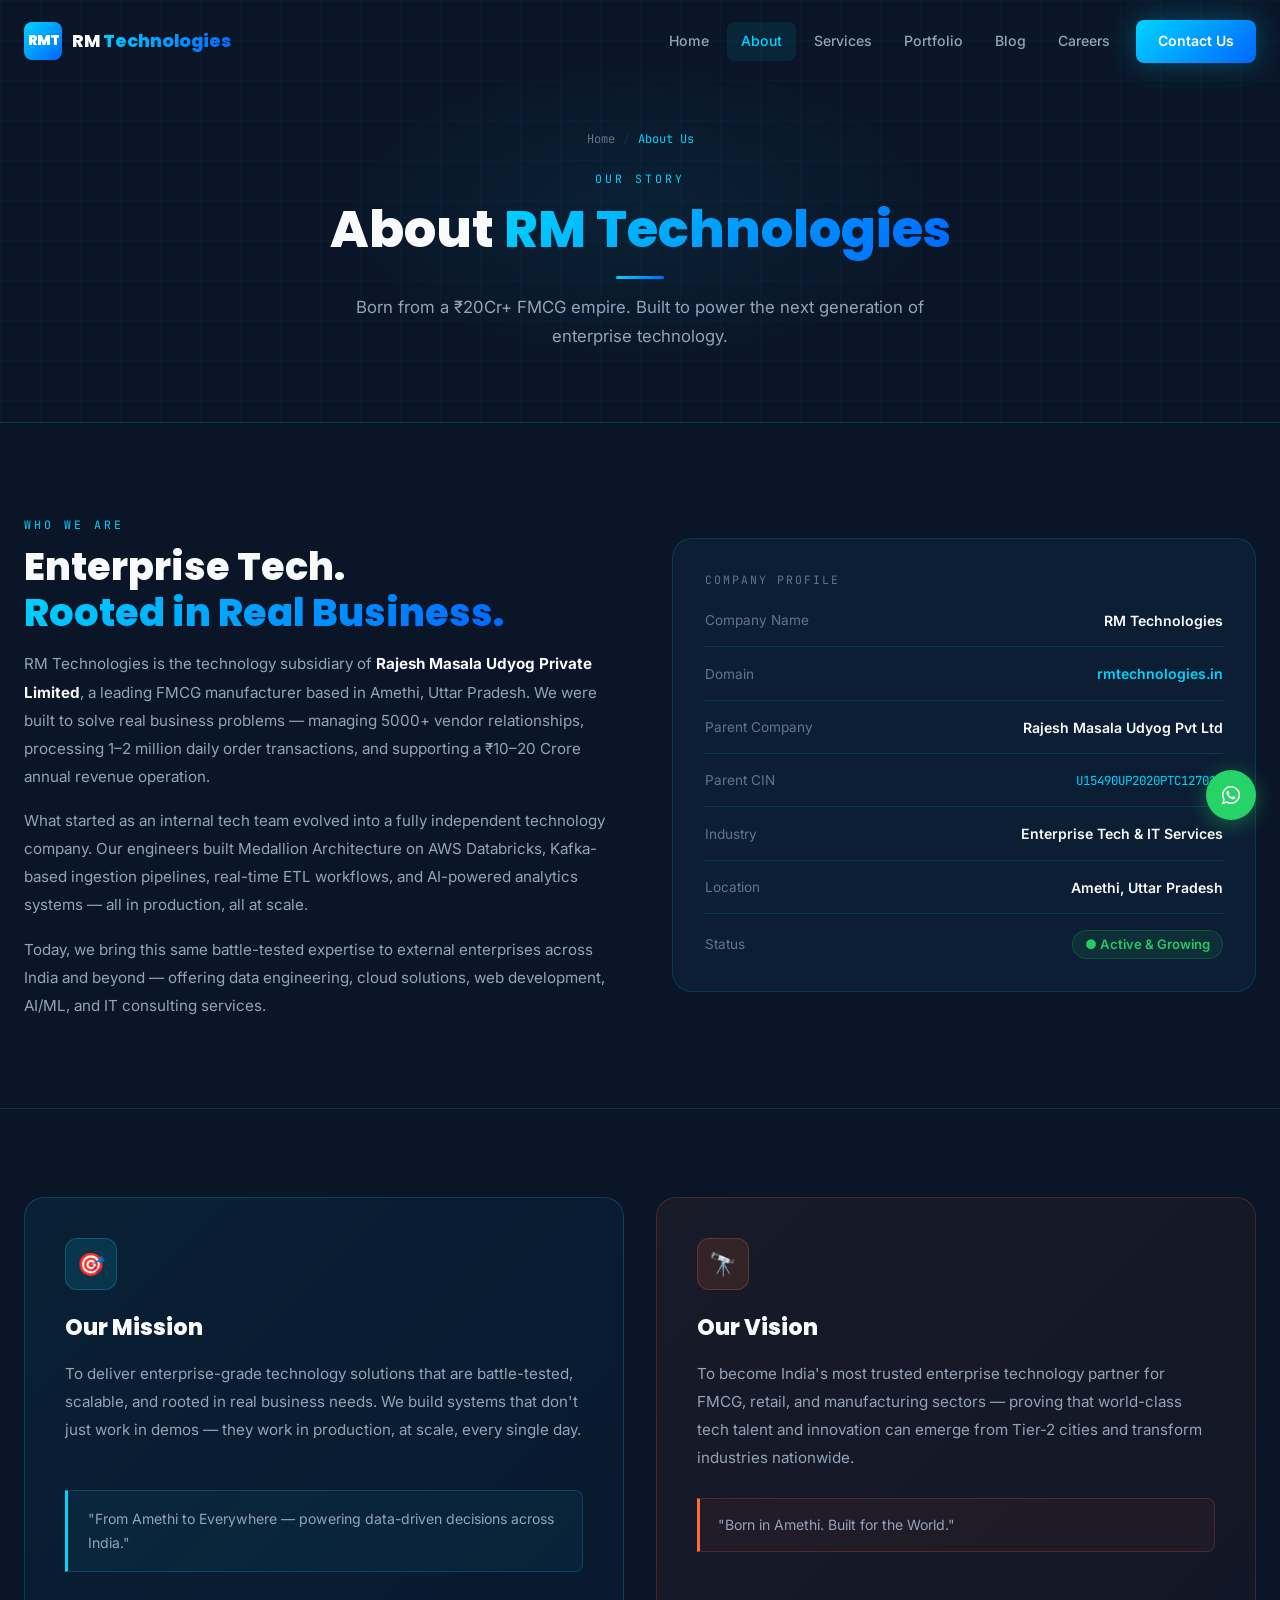
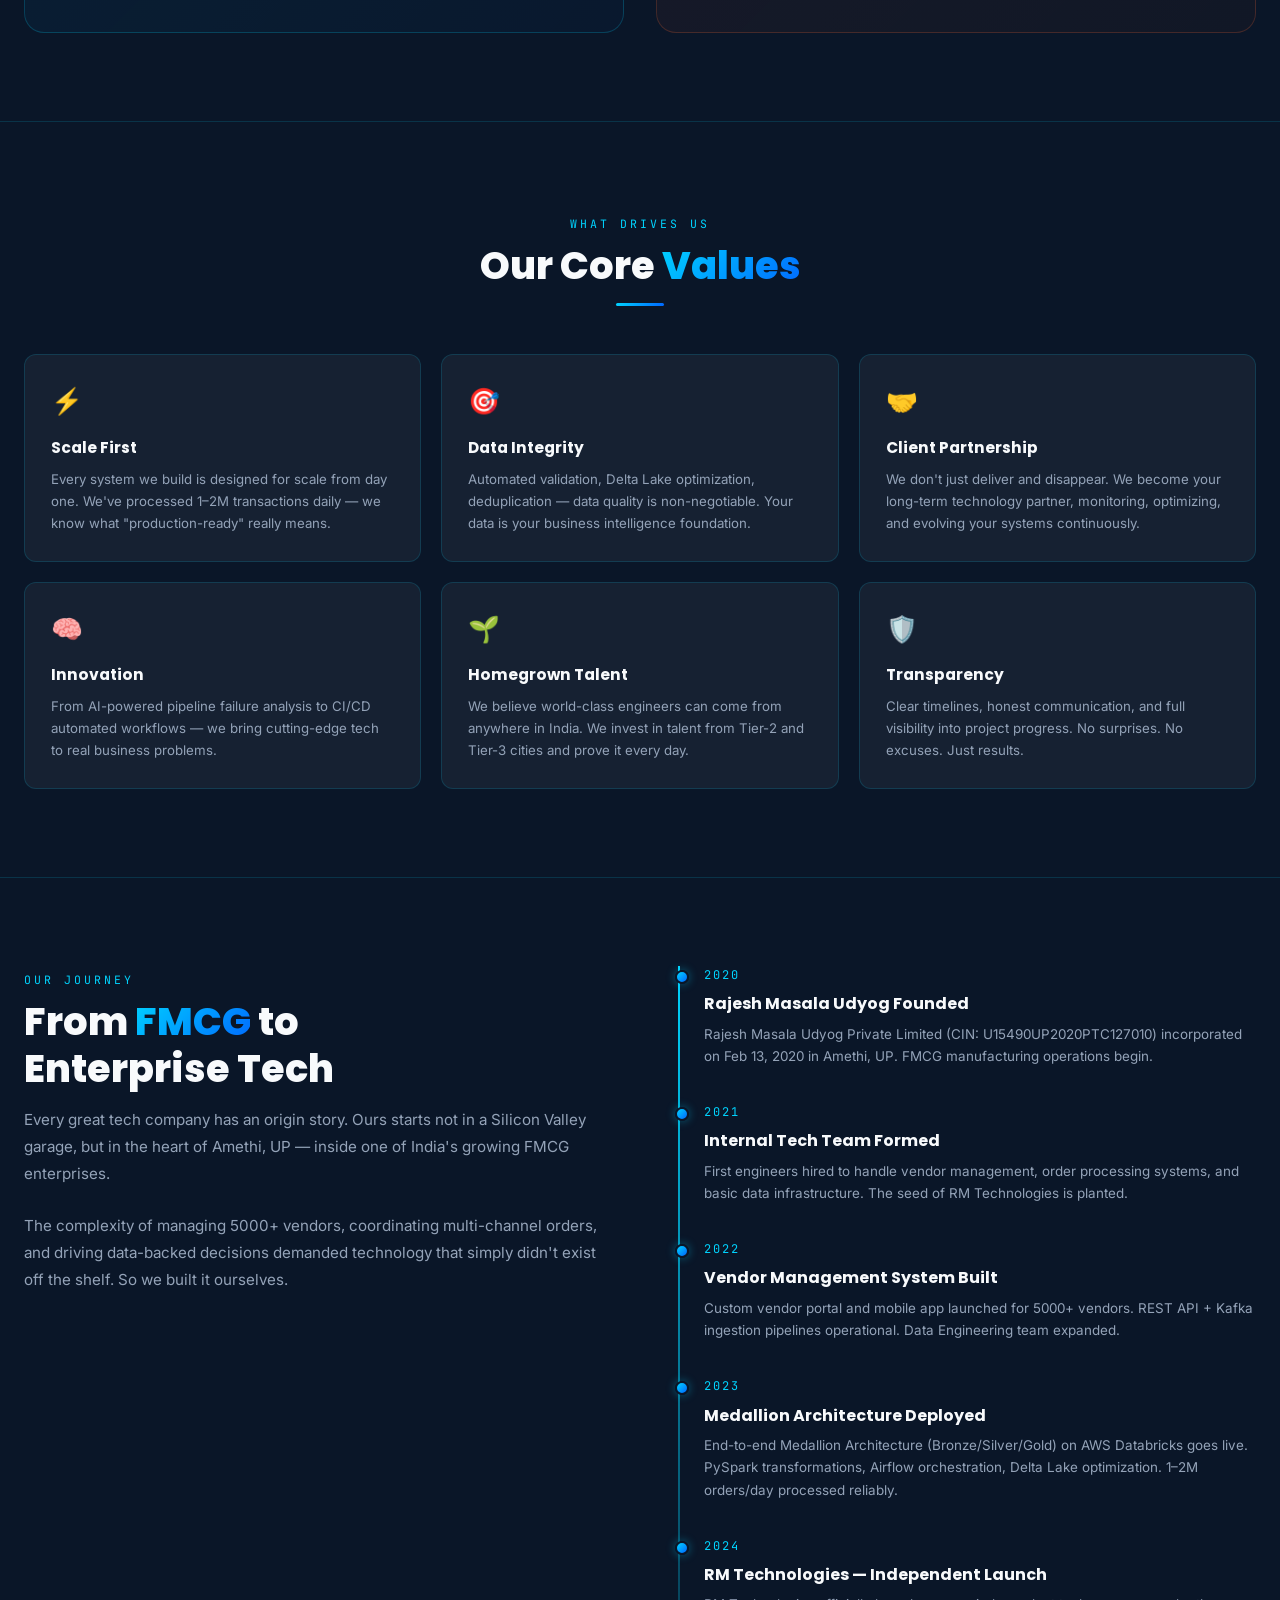
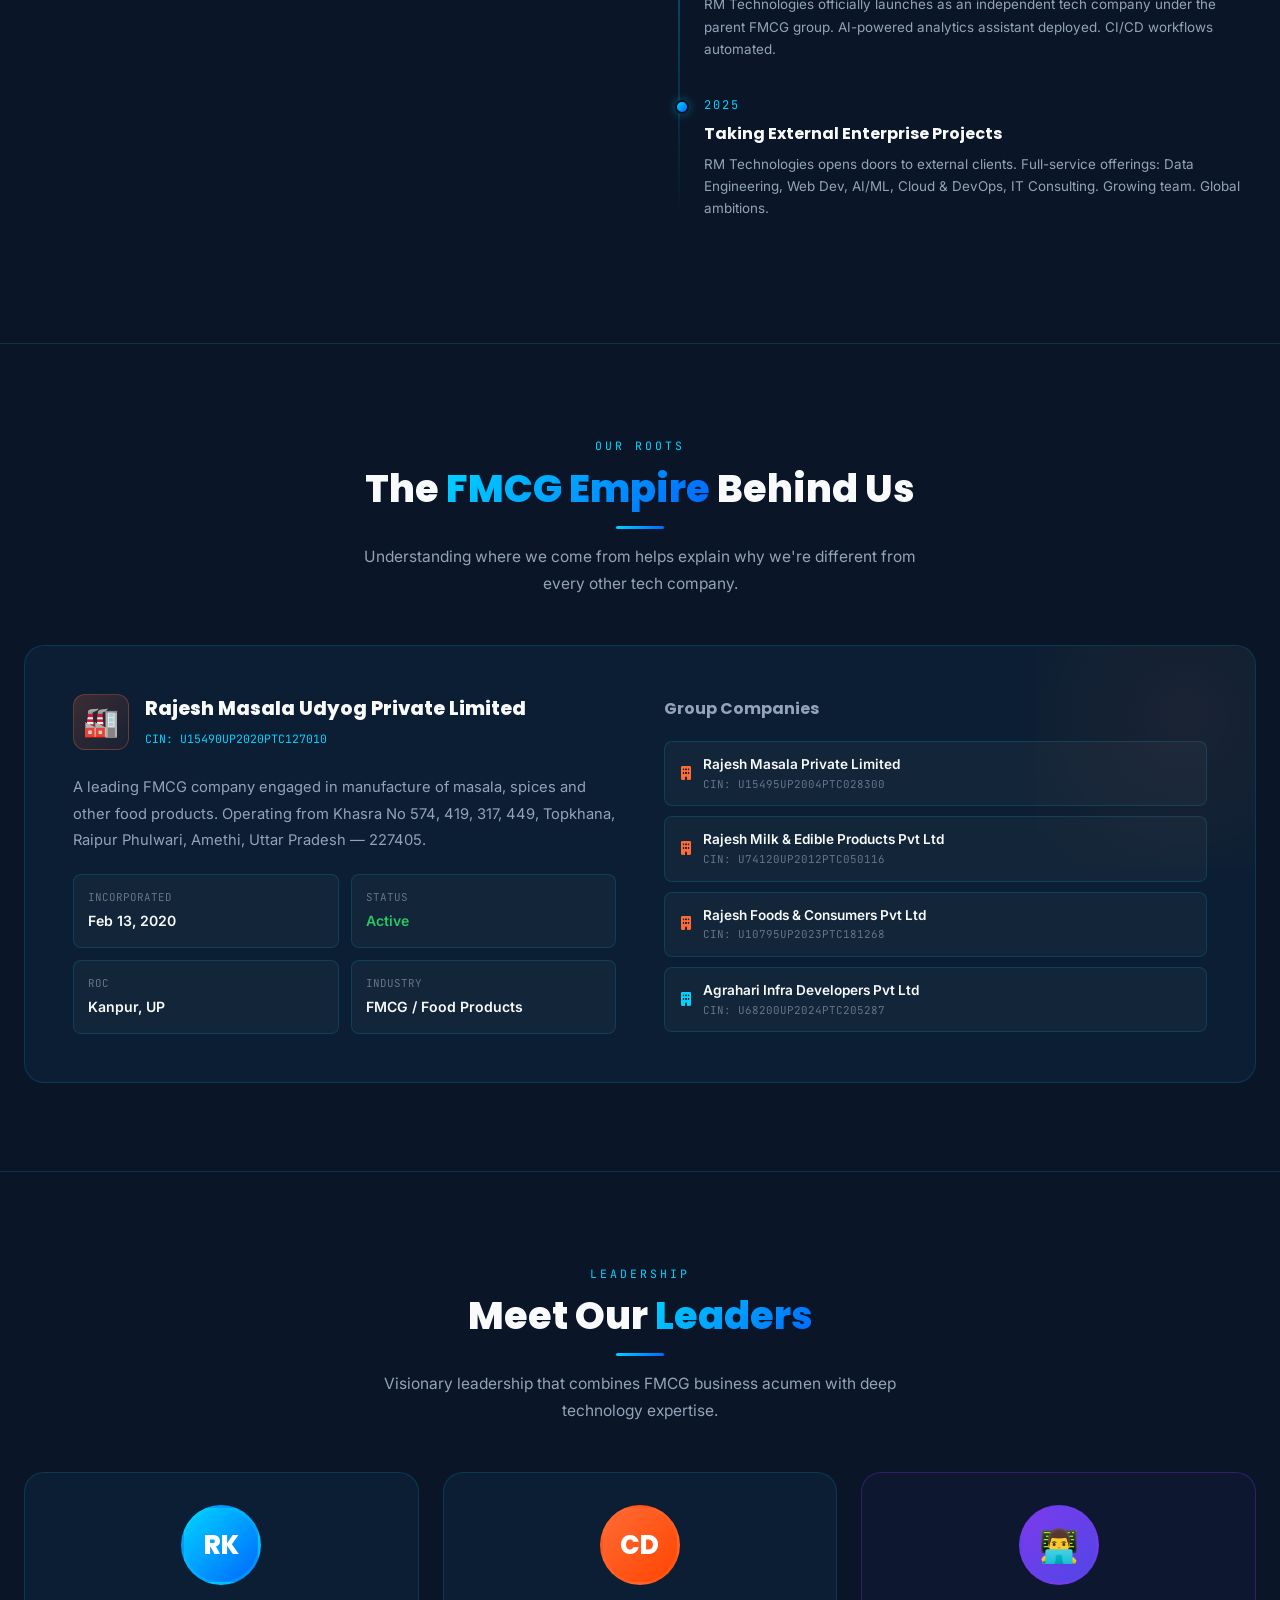
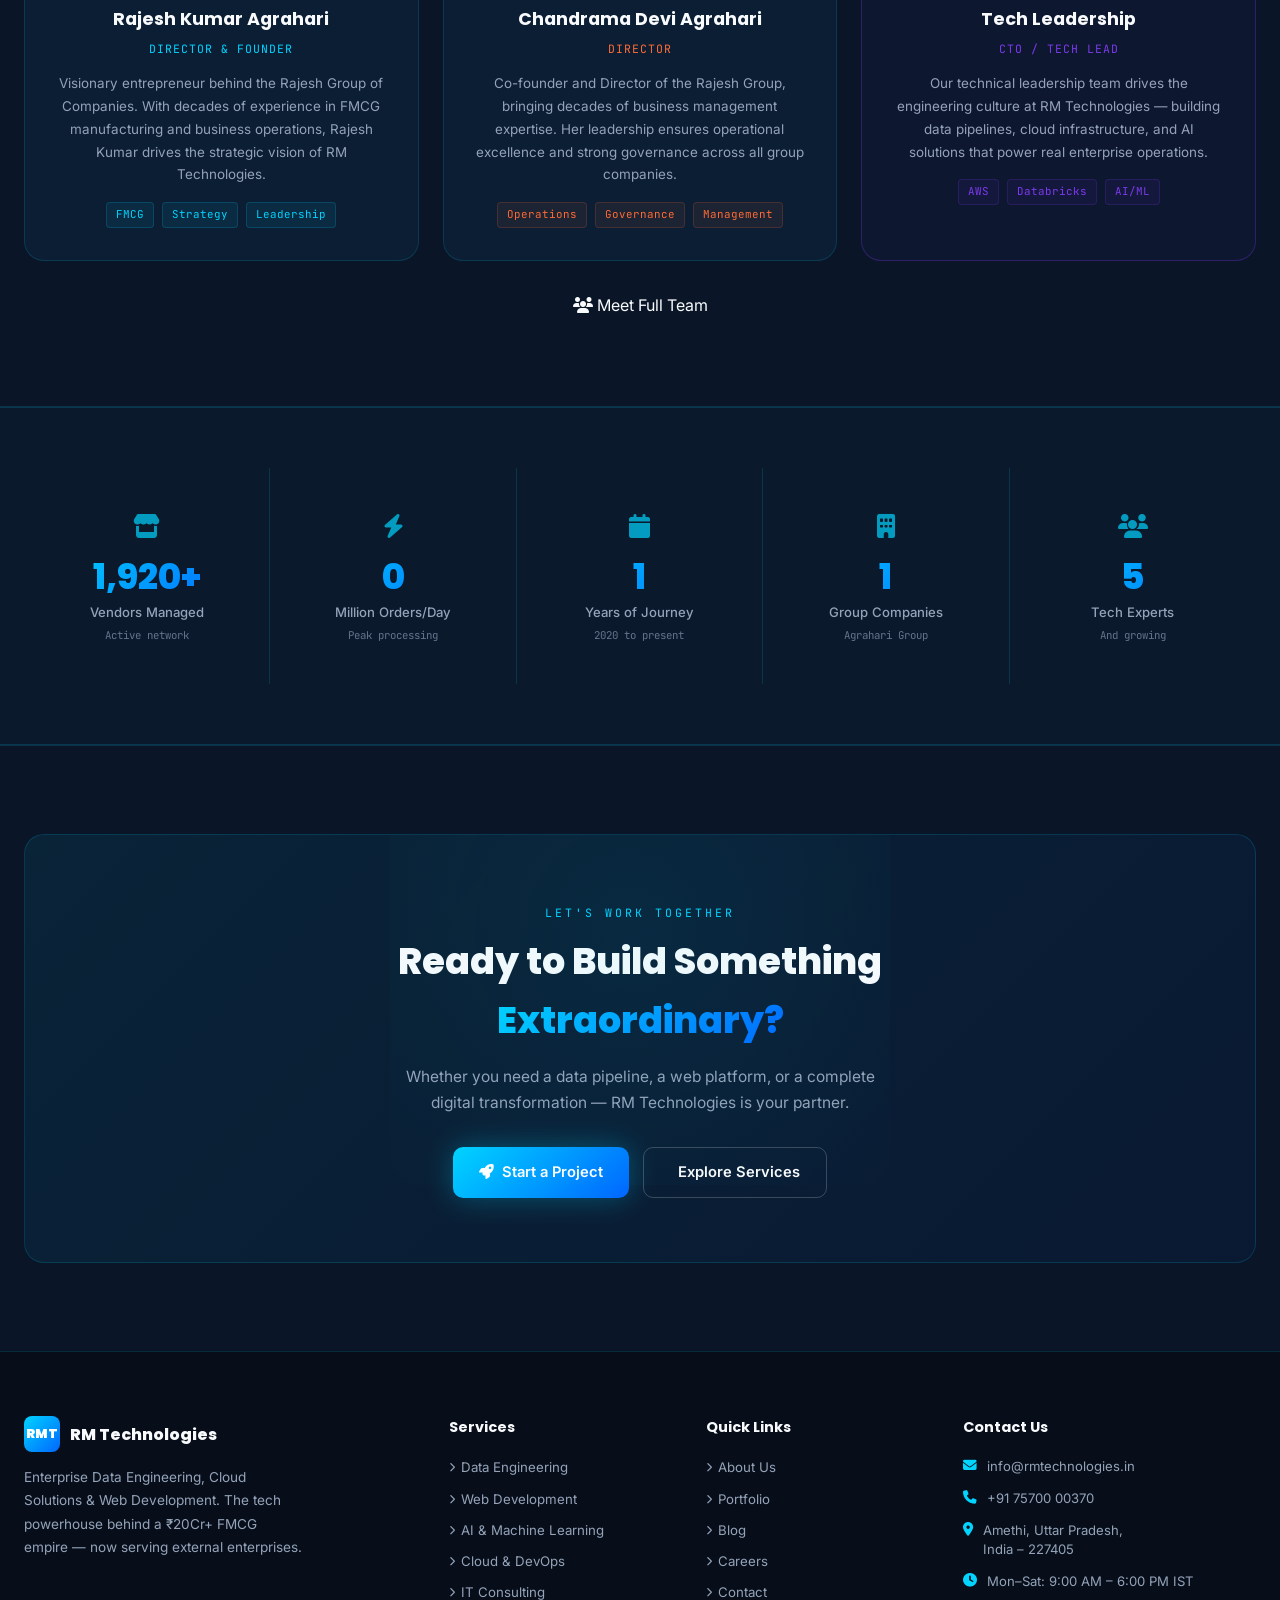
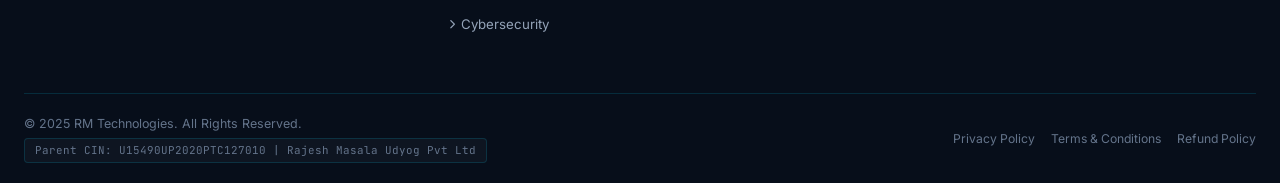
<file: about.html>
<!DOCTYPE html>
<html lang="en">
<head>
  <meta charset="UTF-8">
  <meta name="viewport" content="width=device-width, initial-scale=1.0">
  <meta name="description" content="About RM Technologies - Our story, mission, vision, leadership team and journey from FMCG tech to enterprise solutions.">
  <title>About Us | RM Technologies</title>
  <link rel="stylesheet" href="https://cdnjs.cloudflare.com/ajax/libs/font-awesome/6.5.0/css/all.min.css">
  <link rel="stylesheet" href="https://unpkg.com/aos@2.3.1/dist/aos.css">
  <link rel="stylesheet" href="css/style.css">
</head>
<body>

<!-- LOADER -->
<div id="loader">
  <div class="loader-content">
    <div class="loader-logo">RMT</div>
    <div class="loader-bar"><div class="loader-bar-fill"></div></div>
    <div class="loader-text">LOADING...</div>
  </div>
</div>

<!-- NAVBAR -->
<nav class="navbar" id="navbar">
  <div class="nav-container">
    <a href="index.html" class="nav-logo">
      <div class="nav-logo-box">RMT</div>
      <span class="nav-logo-text">RM <span>Technologies</span></span>
    </a>
    <div class="nav-links">
      <a href="index.html">Home</a>
      <a href="about.html" class="active">About</a>
      <a href="services.html">Services</a>
      <a href="portfolio.html">Portfolio</a>
      <a href="blog.html">Blog</a>
      <a href="careers.html">Careers</a>
      <a href="contact.html" class="nav-cta">Contact Us</a>
    </div>
    <button class="hamburger" id="hamburger" aria-label="Menu">
      <span></span><span></span><span></span>
    </button>
  </div>
</nav>

<!-- Mobile Nav -->
<div class="mobile-nav" id="mobileNav">
  <a href="index.html">Home</a>
  <a href="about.html">About</a>
  <a href="services.html">Services</a>
  <a href="portfolio.html">Portfolio</a>
  <a href="blog.html">Blog</a>
  <a href="careers.html">Careers</a>
  <a href="contact.html">Contact Us</a>
</div>

<!-- PAGE HERO -->
<section class="page-hero">
  <div class="page-hero-grid"></div>
  <div class="page-hero-glow"></div>
  <div class="container" style="position:relative;z-index:2;">
    <div class="breadcrumb">
      <a href="index.html">Home</a>
      <span class="sep">/</span>
      <span class="current">About Us</span>
    </div>
    <span class="section-tag">Our Story</span>
    <h1 class="section-title" style="font-size:clamp(2rem,4vw,3.2rem);margin-bottom:16px;">
      About <span class="gradient-text">RM Technologies</span>
    </h1>
    <div class="divider"></div>
    <p class="section-sub" style="margin:0 auto;font-size:1.05rem;">
      Born from a ₹20Cr+ FMCG empire. Built to power the next generation of enterprise technology.
    </p>
  </div>
</section>

<!-- ═══════════════════════════════════
     COMPANY OVERVIEW
═══════════════════════════════════ -->
<section class="section">
  <div class="container">
    <div style="display:grid;grid-template-columns:1fr 1fr;gap:64px;align-items:center;">

      <div data-aos="fade-right">
        <span class="section-tag">Who We Are</span>
        <h2 class="section-title">
          Enterprise Tech.<br><span class="gradient-text">Rooted in Real Business.</span>
        </h2>
        <div class="divider-left"></div>
        <p style="color:var(--text-secondary);line-height:1.85;margin-bottom:16px;font-size:0.95rem;">
          RM Technologies is the technology subsidiary of 
          <strong style="color:var(--text-primary);">Rajesh Masala Udyog Private Limited</strong>, 
          a leading FMCG manufacturer based in Amethi, Uttar Pradesh. We were built to solve 
          real business problems — managing 5000+ vendor relationships, processing 1–2 million 
          daily order transactions, and supporting a ₹10–20 Crore annual revenue operation.
        </p>
        <p style="color:var(--text-secondary);line-height:1.85;margin-bottom:16px;font-size:0.95rem;">
          What started as an internal tech team evolved into a fully independent technology 
          company. Our engineers built Medallion Architecture on AWS Databricks, Kafka-based 
          ingestion pipelines, real-time ETL workflows, and AI-powered analytics systems — 
          all in production, all at scale.
        </p>
        <p style="color:var(--text-secondary);line-height:1.85;font-size:0.95rem;">
          Today, we bring this same battle-tested expertise to external enterprises across 
          India and beyond — offering data engineering, cloud solutions, web development, 
          AI/ML, and IT consulting services.
        </p>
      </div>

      <div data-aos="fade-left">
        <div style="background:var(--card-bg);border:1px solid var(--border);border-radius:var(--radius-lg);padding:32px;">
          <div style="font-family:var(--font-mono);font-size:0.72rem;color:var(--text-muted);margin-bottom:20px;letter-spacing:2px;">COMPANY PROFILE</div>

          <div style="display:flex;flex-direction:column;gap:16px;">
            <div style="display:flex;justify-content:space-between;align-items:center;padding-bottom:14px;border-bottom:1px solid var(--border);">
              <span style="font-size:0.85rem;color:var(--text-muted);">Company Name</span>
              <span style="font-size:0.88rem;font-weight:600;">RM Technologies</span>
            </div>
            <div style="display:flex;justify-content:space-between;align-items:center;padding-bottom:14px;border-bottom:1px solid var(--border);">
              <span style="font-size:0.85rem;color:var(--text-muted);">Domain</span>
              <span style="font-size:0.88rem;font-weight:600;color:var(--accent-blue);">rmtechnologies.in</span>
            </div>
            <div style="display:flex;justify-content:space-between;align-items:center;padding-bottom:14px;border-bottom:1px solid var(--border);">
              <span style="font-size:0.85rem;color:var(--text-muted);">Parent Company</span>
              <span style="font-size:0.88rem;font-weight:600;">Rajesh Masala Udyog Pvt Ltd</span>
            </div>
            <div style="display:flex;justify-content:space-between;align-items:center;padding-bottom:14px;border-bottom:1px solid var(--border);">
              <span style="font-size:0.85rem;color:var(--text-muted);">Parent CIN</span>
              <span style="font-family:var(--font-mono);font-size:0.78rem;color:var(--accent-blue);">U15490UP2020PTC127010</span>
            </div>
            <div style="display:flex;justify-content:space-between;align-items:center;padding-bottom:14px;border-bottom:1px solid var(--border);">
              <span style="font-size:0.85rem;color:var(--text-muted);">Industry</span>
              <span style="font-size:0.88rem;font-weight:600;">Enterprise Tech & IT Services</span>
            </div>
            <div style="display:flex;justify-content:space-between;align-items:center;padding-bottom:14px;border-bottom:1px solid var(--border);">
              <span style="font-size:0.85rem;color:var(--text-muted);">Location</span>
              <span style="font-size:0.88rem;font-weight:600;">Amethi, Uttar Pradesh</span>
            </div>
            <div style="display:flex;justify-content:space-between;align-items:center;">
              <span style="font-size:0.85rem;color:var(--text-muted);">Status</span>
              <span style="font-size:0.82rem;font-weight:600;color:#28C864;background:rgba(40,200,100,0.1);border:1px solid rgba(40,200,100,0.2);padding:3px 12px;border-radius:50px;">
                ● Active & Growing
              </span>
            </div>
          </div>
        </div>
      </div>
    </div>
  </div>
</section>

<hr class="section-divider">

<!-- ═══════════════════════════════════
     MISSION & VISION
═══════════════════════════════════ -->
<section class="section">
  <div class="container">
    <div style="display:grid;grid-template-columns:1fr 1fr;gap:32px;">

      <div style="background:linear-gradient(135deg,rgba(0,212,255,0.06),rgba(0,102,255,0.03));border:1px solid rgba(0,212,255,0.2);border-radius:var(--radius-lg);padding:40px;" data-aos="fade-right">
        <div style="width:52px;height:52px;background:rgba(0,212,255,0.12);border:1px solid rgba(0,212,255,0.25);border-radius:var(--radius);display:flex;align-items:center;justify-content:center;font-size:1.4rem;margin-bottom:20px;">
          🎯
        </div>
        <h3 style="font-family:var(--font-heading);font-size:1.4rem;font-weight:800;margin-bottom:14px;">Our Mission</h3>
        <p style="color:var(--text-secondary);line-height:1.85;font-size:0.95rem;">
          To deliver enterprise-grade technology solutions that are battle-tested, scalable, 
          and rooted in real business needs. We build systems that don't just work in demos 
          — they work in production, at scale, every single day.
        </p>
        <br>
        <div class="highlight-box">
          "From Amethi to Everywhere — powering data-driven decisions across India."
        </div>
      </div>

      <div style="background:linear-gradient(135deg,rgba(255,107,53,0.06),rgba(255,69,0,0.03));border:1px solid rgba(255,107,53,0.2);border-radius:var(--radius-lg);padding:40px;" data-aos="fade-left">
        <div style="width:52px;height:52px;background:rgba(255,107,53,0.12);border:1px solid rgba(255,107,53,0.25);border-radius:var(--radius);display:flex;align-items:center;justify-content:center;font-size:1.4rem;margin-bottom:20px;">
          🔭
        </div>
        <h3 style="font-family:var(--font-heading);font-size:1.4rem;font-weight:800;margin-bottom:14px;">Our Vision</h3>
        <p style="color:var(--text-secondary);line-height:1.85;font-size:0.95rem;">
          To become India's most trusted enterprise technology partner for FMCG, retail, 
          and manufacturing sectors — proving that world-class tech talent and innovation 
          can emerge from Tier-2 cities and transform industries nationwide.
        </p>
        <br>
        <div style="background:rgba(255,107,53,0.05);border:1px solid rgba(255,107,53,0.2);border-left:3px solid var(--accent-orange);border-radius:0 8px 8px 0;padding:14px 18px;font-size:0.88rem;color:var(--text-secondary);line-height:1.7;">
          "Born in Amethi. Built for the World."
        </div>
      </div>
    </div>
  </div>
</section>

<hr class="section-divider">

<!-- ═══════════════════════════════════
     OUR VALUES
═══════════════════════════════════ -->
<section class="section">
  <div class="container">
    <div class="text-center" data-aos="fade-up">
      <span class="section-tag">What Drives Us</span>
      <h2 class="section-title">Our Core <span class="gradient-text">Values</span></h2>
      <div class="divider"></div>
    </div>

    <div class="why-grid" style="margin-top:48px;">
      <div class="why-card" data-aos="fade-up" data-aos-delay="50">
        <div class="why-icon">⚡</div>
        <h4>Scale First</h4>
        <p>Every system we build is designed for scale from day one. We've processed 1–2M transactions daily — we know what "production-ready" really means.</p>
      </div>
      <div class="why-card" data-aos="fade-up" data-aos-delay="100">
        <div class="why-icon">🎯</div>
        <h4>Data Integrity</h4>
        <p>Automated validation, Delta Lake optimization, deduplication — data quality is non-negotiable. Your data is your business intelligence foundation.</p>
      </div>
      <div class="why-card" data-aos="fade-up" data-aos-delay="150">
        <div class="why-icon">🤝</div>
        <h4>Client Partnership</h4>
        <p>We don't just deliver and disappear. We become your long-term technology partner, monitoring, optimizing, and evolving your systems continuously.</p>
      </div>
      <div class="why-card" data-aos="fade-up" data-aos-delay="50">
        <div class="why-icon">🧠</div>
        <h4>Innovation</h4>
        <p>From AI-powered pipeline failure analysis to CI/CD automated workflows — we bring cutting-edge tech to real business problems.</p>
      </div>
      <div class="why-card" data-aos="fade-up" data-aos-delay="100">
        <div class="why-icon">🌱</div>
        <h4>Homegrown Talent</h4>
        <p>We believe world-class engineers can come from anywhere in India. We invest in talent from Tier-2 and Tier-3 cities and prove it every day.</p>
      </div>
      <div class="why-card" data-aos="fade-up" data-aos-delay="150">
        <div class="why-icon">🛡️</div>
        <h4>Transparency</h4>
        <p>Clear timelines, honest communication, and full visibility into project progress. No surprises. No excuses. Just results.</p>
      </div>
    </div>
  </div>
</section>

<hr class="section-divider">

<!-- ═══════════════════════════════════
     JOURNEY TIMELINE
═══════════════════════════════════ -->
<section class="section">
  <div class="container">
    <div style="display:grid;grid-template-columns:1fr 1fr;gap:64px;align-items:start;">

      <div data-aos="fade-right">
        <span class="section-tag">Our Journey</span>
        <h2 class="section-title">From <span class="gradient-text">FMCG</span> to<br>Enterprise Tech</h2>
        <div class="divider-left"></div>
        <p style="color:var(--text-secondary);font-size:0.95rem;line-height:1.8;margin-bottom:24px;">
          Every great tech company has an origin story. Ours starts not in a Silicon Valley garage, 
          but in the heart of Amethi, UP — inside one of India's growing FMCG enterprises.
        </p>
        <p style="color:var(--text-secondary);font-size:0.95rem;line-height:1.8;">
          The complexity of managing 5000+ vendors, coordinating multi-channel orders, 
          and driving data-backed decisions demanded technology that simply didn't exist 
          off the shelf. So we built it ourselves.
        </p>
      </div>

      <div data-aos="fade-left">
        <div class="timeline">

          <div class="tl-item">
            <div class="tl-dot"></div>
            <div class="tl-year">2020</div>
            <h3>Rajesh Masala Udyog Founded</h3>
            <p>Rajesh Masala Udyog Private Limited (CIN: U15490UP2020PTC127010) incorporated on Feb 13, 2020 in Amethi, UP. FMCG manufacturing operations begin.</p>
          </div>

          <div class="tl-item">
            <div class="tl-dot"></div>
            <div class="tl-year">2021</div>
            <h3>Internal Tech Team Formed</h3>
            <p>First engineers hired to handle vendor management, order processing systems, and basic data infrastructure. The seed of RM Technologies is planted.</p>
          </div>

          <div class="tl-item">
            <div class="tl-dot"></div>
            <div class="tl-year">2022</div>
            <h3>Vendor Management System Built</h3>
            <p>Custom vendor portal and mobile app launched for 5000+ vendors. REST API + Kafka ingestion pipelines operational. Data Engineering team expanded.</p>
          </div>

          <div class="tl-item">
            <div class="tl-dot"></div>
            <div class="tl-year">2023</div>
            <h3>Medallion Architecture Deployed</h3>
            <p>End-to-end Medallion Architecture (Bronze/Silver/Gold) on AWS Databricks goes live. PySpark transformations, Airflow orchestration, Delta Lake optimization. 1–2M orders/day processed reliably.</p>
          </div>

          <div class="tl-item">
            <div class="tl-dot"></div>
            <div class="tl-year">2024</div>
            <h3>RM Technologies — Independent Launch</h3>
            <p>RM Technologies officially launches as an independent tech company under the parent FMCG group. AI-powered analytics assistant deployed. CI/CD workflows automated.</p>
          </div>

          <div class="tl-item">
            <div class="tl-dot"></div>
            <div class="tl-year">2025</div>
            <h3>Taking External Enterprise Projects</h3>
            <p>RM Technologies opens doors to external clients. Full-service offerings: Data Engineering, Web Dev, AI/ML, Cloud & DevOps, IT Consulting. Growing team. Global ambitions.</p>
          </div>

        </div>
      </div>
    </div>
  </div>
</section>

<hr class="section-divider">

<!-- ═══════════════════════════════════
     PARENT COMPANY
═══════════════════════════════════ -->
<section class="section">
  <div class="container">
    <div class="text-center" data-aos="fade-up">
      <span class="section-tag">Our Roots</span>
      <h2 class="section-title">The <span class="gradient-text">FMCG Empire</span> Behind Us</h2>
      <div class="divider"></div>
      <p class="section-sub">Understanding where we come from helps explain why we're different from every other tech company.</p>
    </div>

    <div style="margin-top:48px;background:var(--card-bg);border:1px solid var(--border);border-radius:var(--radius-lg);padding:48px;position:relative;overflow:hidden;" data-aos="fade-up">

      <div style="position:absolute;top:-80px;right:-80px;width:300px;height:300px;background:radial-gradient(circle,rgba(255,107,53,0.06),transparent);pointer-events:none;"></div>

      <div style="display:grid;grid-template-columns:1fr 1fr;gap:48px;align-items:center;">

        <div>
          <div style="display:flex;align-items:center;gap:16px;margin-bottom:24px;">
            <div style="width:56px;height:56px;background:linear-gradient(135deg,rgba(255,107,53,0.2),rgba(255,107,53,0.05));border:1px solid rgba(255,107,53,0.3);border-radius:var(--radius);display:flex;align-items:center;justify-content:center;font-size:1.8rem;">🏭</div>
            <div>
              <h3 style="font-family:var(--font-heading);font-size:1.2rem;font-weight:800;">Rajesh Masala Udyog Private Limited</h3>
              <span style="font-family:var(--font-mono);font-size:0.72rem;color:var(--accent-blue);">CIN: U15490UP2020PTC127010</span>
            </div>
          </div>

          <p style="color:var(--text-secondary);font-size:0.92rem;line-height:1.8;margin-bottom:20px;">
            A leading FMCG company engaged in manufacture of masala, spices and other food products. 
            Operating from Khasra No 574, 419, 317, 449, Topkhana, Raipur Phulwari, Amethi, 
            Uttar Pradesh — 227405.
          </p>

          <div style="display:grid;grid-template-columns:1fr 1fr;gap:12px;">
            <div style="background:rgba(255,255,255,0.03);border:1px solid var(--border);border-radius:8px;padding:14px;">
              <div style="font-family:var(--font-mono);font-size:0.68rem;color:var(--text-muted);margin-bottom:4px;">INCORPORATED</div>
              <div style="font-size:0.88rem;font-weight:600;">Feb 13, 2020</div>
            </div>
            <div style="background:rgba(255,255,255,0.03);border:1px solid var(--border);border-radius:8px;padding:14px;">
              <div style="font-family:var(--font-mono);font-size:0.68rem;color:var(--text-muted);margin-bottom:4px;">STATUS</div>
              <div style="font-size:0.88rem;font-weight:600;color:#28C864;">Active</div>
            </div>
            <div style="background:rgba(255,255,255,0.03);border:1px solid var(--border);border-radius:8px;padding:14px;">
              <div style="font-family:var(--font-mono);font-size:0.68rem;color:var(--text-muted);margin-bottom:4px;">ROC</div>
              <div style="font-size:0.88rem;font-weight:600;">Kanpur, UP</div>
            </div>
            <div style="background:rgba(255,255,255,0.03);border:1px solid var(--border);border-radius:8px;padding:14px;">
              <div style="font-family:var(--font-mono);font-size:0.68rem;color:var(--text-muted);margin-bottom:4px;">INDUSTRY</div>
              <div style="font-size:0.88rem;font-weight:600;">FMCG / Food Products</div>
            </div>
          </div>
        </div>

        <div>
          <h4 style="font-family:var(--font-heading);font-size:1rem;font-weight:700;margin-bottom:20px;color:var(--text-secondary);">Group Companies</h4>
          <div style="display:flex;flex-direction:column;gap:10px;">
            <div style="display:flex;align-items:center;gap:12px;padding:12px 16px;background:rgba(255,255,255,0.03);border:1px solid var(--border);border-radius:8px;">
              <i class="fa-solid fa-building" style="color:var(--accent-orange);font-size:0.85rem;"></i>
              <div>
                <div style="font-size:0.85rem;font-weight:600;">Rajesh Masala Private Limited</div>
                <div style="font-family:var(--font-mono);font-size:0.68rem;color:var(--text-muted);">CIN: U15495UP2004PTC028300</div>
              </div>
            </div>
            <div style="display:flex;align-items:center;gap:12px;padding:12px 16px;background:rgba(255,255,255,0.03);border:1px solid var(--border);border-radius:8px;">
              <i class="fa-solid fa-building" style="color:var(--accent-orange);font-size:0.85rem;"></i>
              <div>
                <div style="font-size:0.85rem;font-weight:600;">Rajesh Milk & Edible Products Pvt Ltd</div>
                <div style="font-family:var(--font-mono);font-size:0.68rem;color:var(--text-muted);">CIN: U74120UP2012PTC050116</div>
              </div>
            </div>
            <div style="display:flex;align-items:center;gap:12px;padding:12px 16px;background:rgba(255,255,255,0.03);border:1px solid var(--border);border-radius:8px;">
              <i class="fa-solid fa-building" style="color:var(--accent-orange);font-size:0.85rem;"></i>
              <div>
                <div style="font-size:0.85rem;font-weight:600;">Rajesh Foods & Consumers Pvt Ltd</div>
                <div style="font-family:var(--font-mono);font-size:0.68rem;color:var(--text-muted);">CIN: U10795UP2023PTC181268</div>
              </div>
            </div>
            <div style="display:flex;align-items:center;gap:12px;padding:12px 16px;background:rgba(255,255,255,0.03);border:1px solid var(--border);border-radius:8px;">
              <i class="fa-solid fa-building" style="color:var(--accent-blue);font-size:0.85rem;"></i>
              <div>
                <div style="font-size:0.85rem;font-weight:600;">Agrahari Infra Developers Pvt Ltd</div>
                <div style="font-family:var(--font-mono);font-size:0.68rem;color:var(--text-muted);">CIN: U68200UP2024PTC205287</div>
              </div>
            </div>
          </div>
        </div>
      </div>
    </div>
  </div>
</section>

<hr class="section-divider">

<!-- ═══════════════════════════════════
     LEADERSHIP
═══════════════════════════════════ -->
<section class="section">
  <div class="container">
    <div class="text-center" data-aos="fade-up">
      <span class="section-tag">Leadership</span>
      <h2 class="section-title">Meet Our <span class="gradient-text">Leaders</span></h2>
      <div class="divider"></div>
      <p class="section-sub">Visionary leadership that combines FMCG business acumen with deep technology expertise.</p>
    </div>

    <div style="display:grid;grid-template-columns:repeat(3,1fr);gap:24px;margin-top:48px;">

      <div style="background:var(--card-bg);border:1px solid var(--border);border-radius:var(--radius-lg);padding:32px;text-align:center;transition:var(--transition);" class="why-card" data-aos="fade-up" data-aos-delay="100">
        <div style="width:80px;height:80px;background:linear-gradient(135deg,#00D4FF,#0066FF);border-radius:50%;display:flex;align-items:center;justify-content:center;font-family:var(--font-heading);font-weight:800;font-size:1.6rem;color:white;margin:0 auto 20px;border:3px solid rgba(0,212,255,0.3);">RK</div>
        <h3 style="font-family:var(--font-heading);font-size:1.1rem;font-weight:700;margin-bottom:6px;">Rajesh Kumar Agrahari</h3>
        <div style="font-family:var(--font-mono);font-size:0.72rem;color:var(--accent-blue);margin-bottom:14px;letter-spacing:1px;">DIRECTOR & FOUNDER</div>
        <p style="font-size:0.84rem;color:var(--text-secondary);line-height:1.7;margin-bottom:16px;">
          Visionary entrepreneur behind the Rajesh Group of Companies. With decades of experience in FMCG manufacturing and business operations, Rajesh Kumar drives the strategic vision of RM Technologies.
        </p>
        <div style="display:flex;justify-content:center;gap:8px;flex-wrap:wrap;">
          <span class="tag">FMCG</span>
          <span class="tag">Strategy</span>
          <span class="tag">Leadership</span>
        </div>
      </div>

      <div style="background:var(--card-bg);border:1px solid var(--border);border-radius:var(--radius-lg);padding:32px;text-align:center;transition:var(--transition);" class="why-card" data-aos="fade-up" data-aos-delay="150">
        <div style="width:80px;height:80px;background:linear-gradient(135deg,#FF6B35,#FF4500);border-radius:50%;display:flex;align-items:center;justify-content:center;font-family:var(--font-heading);font-weight:800;font-size:1.6rem;color:white;margin:0 auto 20px;border:3px solid rgba(255,107,53,0.3);">CD</div>
        <h3 style="font-family:var(--font-heading);font-size:1.1rem;font-weight:700;margin-bottom:6px;">Chandrama Devi Agrahari</h3>
        <div style="font-family:var(--font-mono);font-size:0.72rem;color:var(--accent-orange);margin-bottom:14px;letter-spacing:1px;">DIRECTOR</div>
        <p style="font-size:0.84rem;color:var(--text-secondary);line-height:1.7;margin-bottom:16px;">
          Co-founder and Director of the Rajesh Group, bringing decades of business management expertise. Her leadership ensures operational excellence and strong governance across all group companies.
        </p>
        <div style="display:flex;justify-content:center;gap:8px;flex-wrap:wrap;">
          <span class="tag tag-orange">Operations</span>
          <span class="tag tag-orange">Governance</span>
          <span class="tag tag-orange">Management</span>
        </div>
      </div>

      <div style="background:var(--card-bg);border:1px solid rgba(124,58,237,0.3);border-radius:var(--radius-lg);padding:32px;text-align:center;transition:var(--transition);background:rgba(124,58,237,0.04);" class="why-card" data-aos="fade-up" data-aos-delay="200">
        <div style="width:80px;height:80px;background:linear-gradient(135deg,#7C3AED,#4F46E5);border-radius:50%;display:flex;align-items:center;justify-content:center;font-size:2rem;margin:0 auto 20px;border:3px solid rgba(124,58,237,0.3);">👨‍💻</div>
        <h3 style="font-family:var(--font-heading);font-size:1.1rem;font-weight:700;margin-bottom:6px;">Tech Leadership</h3>
        <div style="font-family:var(--font-mono);font-size:0.72rem;color:var(--accent-purple);margin-bottom:14px;letter-spacing:1px;">CTO / TECH LEAD</div>
        <p style="font-size:0.84rem;color:var(--text-secondary);line-height:1.7;margin-bottom:16px;">
          Our technical leadership team drives the engineering culture at RM Technologies — building data pipelines, cloud infrastructure, and AI solutions that power real enterprise operations.
        </p>
        <div style="display:flex;justify-content:center;gap:8px;flex-wrap:wrap;">
          <span class="tag tag-purple">AWS</span>
          <span class="tag tag-purple">Databricks</span>
          <span class="tag tag-purple">AI/ML</span>
        </div>
      </div>

    </div>

    <div style="text-align:center;margin-top:32px;" data-aos="fade-up">
        <i class="fa-solid fa-users"></i> Meet Full Team
      </a>
    </div>
  </div>
</section>

<hr class="section-divider">

<!-- ═══════════════════════════════════
     STATS
═══════════════════════════════════ -->
<section class="stats-section section-sm">
  <div class="container">
    <div class="stats-grid">
      <div class="stat-card" data-aos="fade-up" data-aos-delay="50">
        <div class="stat-icon"><i class="fa-solid fa-store"></i></div>
        <div class="stat-num" data-count="5000">0</div>
        <div class="stat-label">Vendors Managed</div>
        <div class="stat-sub">Active network</div>
      </div>
      <div class="stat-card" data-aos="fade-up" data-aos-delay="100">
        <div class="stat-icon"><i class="fa-solid fa-bolt"></i></div>
        <div class="stat-num" data-count="2">0</div>
        <div class="stat-label">Million Orders/Day</div>
        <div class="stat-sub">Peak processing</div>
      </div>
      <div class="stat-card" data-aos="fade-up" data-aos-delay="150">
        <div class="stat-icon"><i class="fa-solid fa-calendar"></i></div>
        <div class="stat-num" data-count="5">0</div>
        <div class="stat-label">Years of Journey</div>
        <div class="stat-sub">2020 to present</div>
      </div>
      <div class="stat-card" data-aos="fade-up" data-aos-delay="200">
        <div class="stat-icon"><i class="fa-solid fa-building"></i></div>
        <div class="stat-num" data-count="5">0</div>
        <div class="stat-label">Group Companies</div>
        <div class="stat-sub">Agrahari Group</div>
      </div>
      <div class="stat-card" data-aos="fade-up" data-aos-delay="250">
        <div class="stat-icon"><i class="fa-solid fa-users"></i></div>
        <div class="stat-num" data-count="15">0</div>
        <div class="stat-label">Tech Experts</div>
        <div class="stat-sub">And growing</div>
      </div>
    </div>
  </div>
</section>

<hr class="section-divider">

<!-- ═══════════════════════════════════
     CTA
═══════════════════════════════════ -->
<section class="section">
  <div class="container">
    <div class="cta-box" data-aos="fade-up">
      <span class="section-tag">Let's Work Together</span>
      <h2>Ready to Build Something<br><span class="gradient-text">Extraordinary?</span></h2>
      <p>Whether you need a data pipeline, a web platform, or a complete digital transformation — RM Technologies is your partner.</p>
      <div class="cta-btns">
        <a href="contact.html" class="btn-primary">
          <i class="fa-solid fa-rocket"></i> Start a Project
        </a>
        <a href="services.html" class="btn-secondary">
          <i class="fa-solid fa-grid-2"></i> Explore Services
        </a>
      </div>
    </div>
  </div>
</section>

<!-- FOOTER -->
<footer>
  <div class="container">
    <div class="footer-grid">
      <div class="footer-brand">
        <div class="footer-brand-logo">
          <div class="footer-logo-box">RMT</div>
          <span class="footer-logo-name">RM Technologies</span>
        </div>
        <p>Enterprise Data Engineering, Cloud Solutions & Web Development. The tech powerhouse behind a ₹20Cr+ FMCG empire — now serving external enterprises.</p>
      </div>
      <div class="footer-col">
        <h5>Services</h5>
        <ul>
          <li><a href="services.html#data-engineering"><i class="fa-solid fa-chevron-right" style="font-size:0.6rem;"></i> Data Engineering</a></li>
          <li><a href="services.html#web-dev"><i class="fa-solid fa-chevron-right" style="font-size:0.6rem;"></i> Web Development</a></li>
          <li><a href="services.html#ai-ml"><i class="fa-solid fa-chevron-right" style="font-size:0.6rem;"></i> AI & Machine Learning</a></li>
          <li><a href="services.html#cloud"><i class="fa-solid fa-chevron-right" style="font-size:0.6rem;"></i> Cloud & DevOps</a></li>
          <li><a href="services.html#consulting"><i class="fa-solid fa-chevron-right" style="font-size:0.6rem;"></i> IT Consulting</a></li>
          <li><a href="services.html#security"><i class="fa-solid fa-chevron-right" style="font-size:0.6rem;"></i> Cybersecurity</a></li>
        </ul>
      </div>
      <div class="footer-col">
        <h5>Quick Links</h5>
        <ul>
          <li><a href="about.html"><i class="fa-solid fa-chevron-right" style="font-size:0.6rem;"></i> About Us</a></li>
          <li><a href="portfolio.html"><i class="fa-solid fa-chevron-right" style="font-size:0.6rem;"></i> Portfolio</a></li>
          <li><a href="blog.html"><i class="fa-solid fa-chevron-right" style="font-size:0.6rem;"></i> Blog</a></li>
          <li><a href="careers.html"><i class="fa-solid fa-chevron-right" style="font-size:0.6rem;"></i> Careers</a></li>
          <li><a href="contact.html"><i class="fa-solid fa-chevron-right" style="font-size:0.6rem;"></i> Contact</a></li>
        </ul>
      </div>
      <div class="footer-col">
        <h5>Contact Us</h5>
        <div class="footer-contact-row">
          <i class="fa-solid fa-envelope"></i>
          <span><a href="mailto:info@rmtechnologies.in" style="color:var(--text-secondary);">info@rmtechnologies.in</a></span>
        </div>
        <div class="footer-contact-row">
          <i class="fa-solid fa-phone"></i>
          <span>+91 75700 00370</span>
        </div>
        <div class="footer-contact-row">
          <i class="fa-solid fa-location-dot"></i>
          <span>Amethi, Uttar Pradesh,<br>India – 227405</span>
        </div>
        <div class="footer-contact-row">
          <i class="fa-solid fa-clock"></i>
          <span>Mon–Sat: 9:00 AM – 6:00 PM IST</span>
        </div>
      </div>
    </div>
    <div class="footer-bottom">
      <div class="footer-bottom-left">
        <p>© 2025 RM Technologies. All Rights Reserved.</p>
        <span class="footer-cin">Parent CIN: U15490UP2020PTC127010 | Rajesh Masala Udyog Pvt Ltd</span>
      </div>
      <div class="footer-bottom-right">
        <a href="privacy.html">Privacy Policy</a>
        <a href="terms.html">Terms & Conditions</a>
        <a href="refund.html">Refund Policy</a>
      </div>
    </div>
  </div>
</footer>

<a href="https://wa.me/917570000370" class="whatsapp-float" target="_blank" aria-label="WhatsApp">
  <i class="fa-brands fa-whatsapp"></i>
</a>
<button class="back-top" id="backTop" aria-label="Back to top">
  <i class="fa-solid fa-arrow-up"></i>
</button>

<script src="https://unpkg.com/aos@2.3.1/dist/aos.js"></script>
<script src="js/main.js"></script>
</body>
</html>
</file>
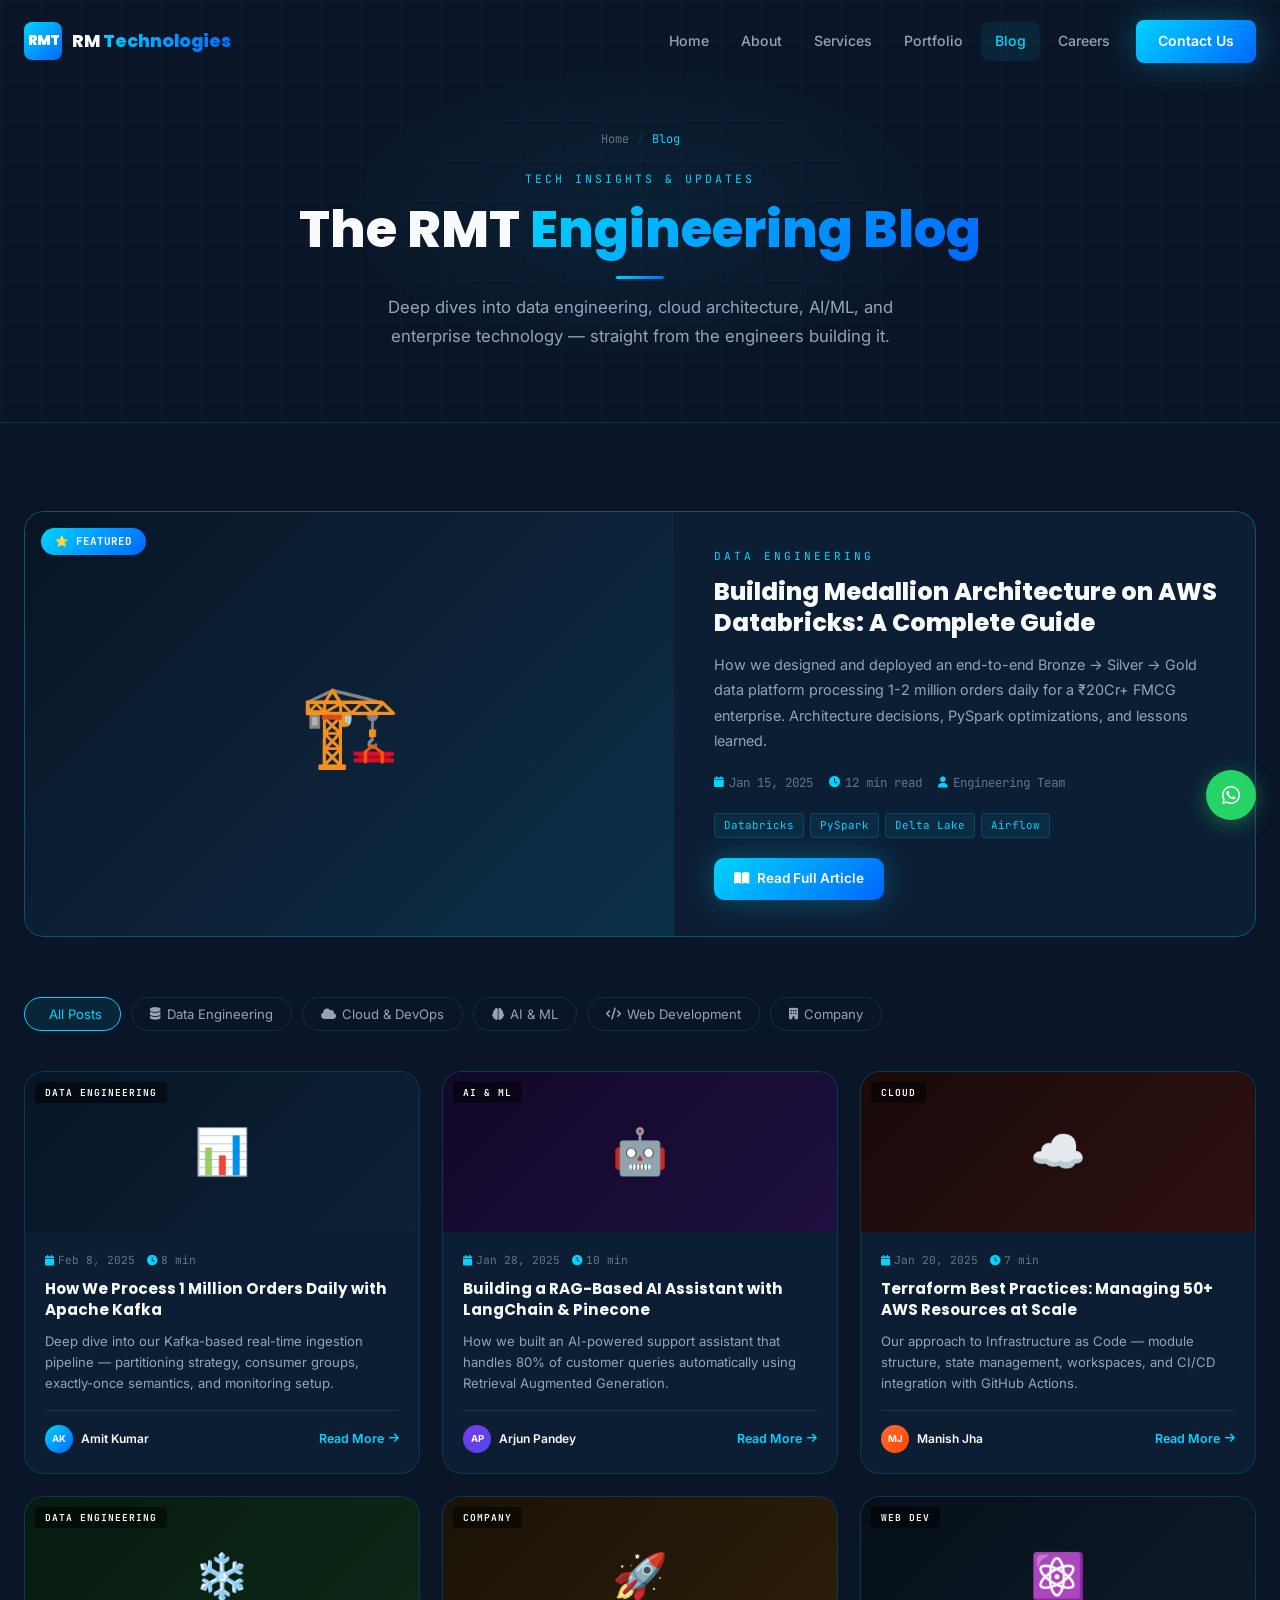
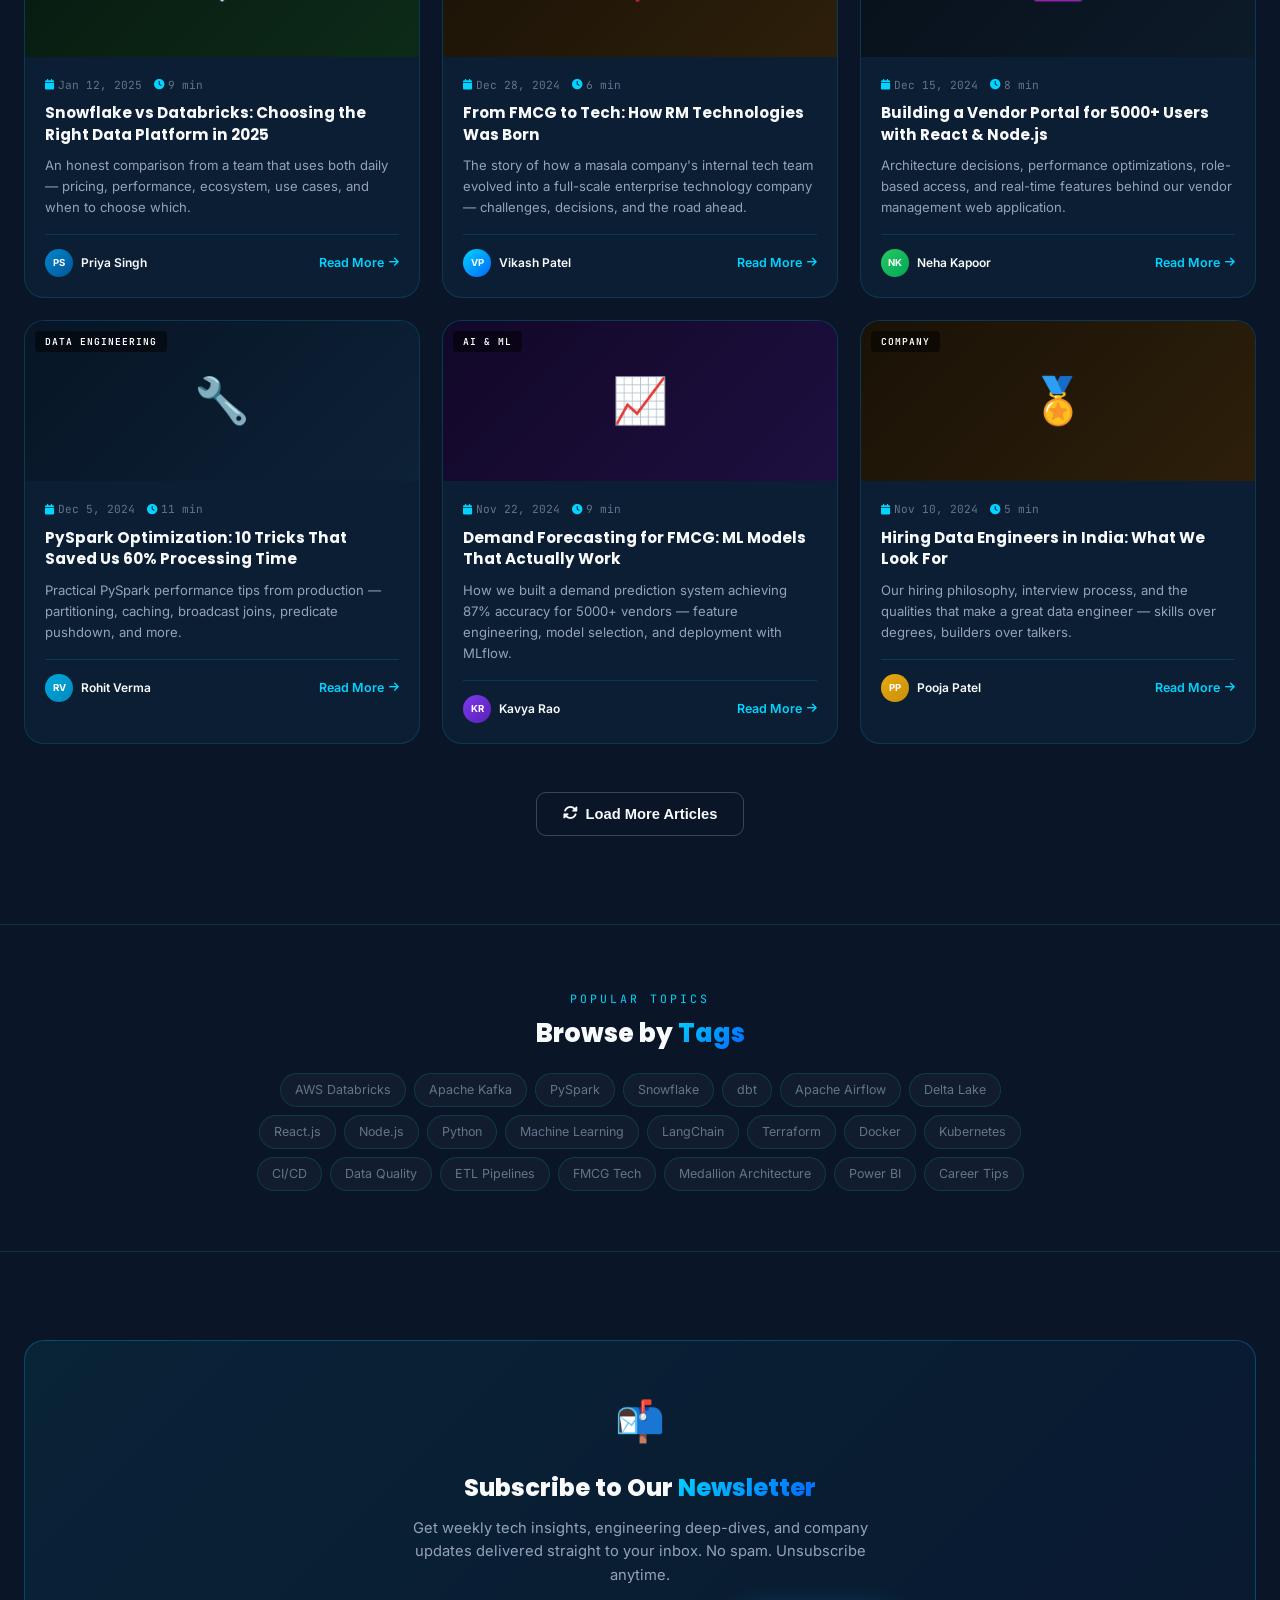
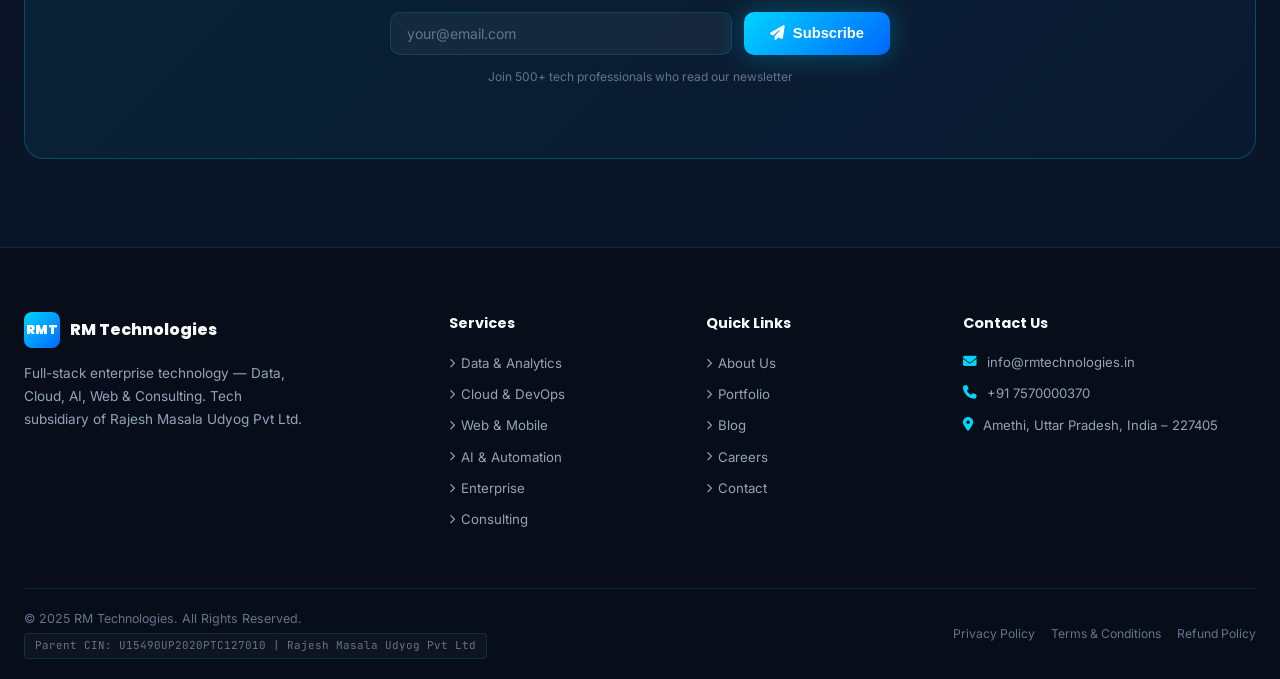
<file: blog.html>
<!DOCTYPE html>
<html lang="en">
<head>
  <meta charset="UTF-8">
  <meta name="viewport" content="width=device-width, initial-scale=1.0">
  <meta name="description" content="RM Technologies Blog - Tech insights on Data Engineering, Cloud Architecture, AI/ML, Web Development, and enterprise technology best practices.">
  <title>Blog | RM Technologies</title>
  <link rel="stylesheet" href="https://cdnjs.cloudflare.com/ajax/libs/font-awesome/6.5.0/css/all.min.css">
  <link rel="stylesheet" href="https://unpkg.com/aos@2.3.1/dist/aos.css">
  <link rel="stylesheet" href="css/style.css">
  <style>
    .blog-featured {
      display: grid;
      grid-template-columns: 1.2fr 1fr;
      gap: 40px;
      align-items: center;
      background: var(--card-bg);
      border: 1px solid rgba(0,212,255,0.3);
      border-radius: var(--radius-lg);
      overflow: hidden;
      margin-bottom: 60px;
      transition: var(--transition);
    }
    .blog-featured:hover {
      border-color: rgba(0,212,255,0.5);
      box-shadow: var(--shadow-card);
    }
    .bf-thumb {
      height: 100%;
      min-height: 320px;
      display: flex;
      align-items: center;
      justify-content: center;
      font-size: 5rem;
      background: linear-gradient(135deg, #071525, #0D2137, rgba(0,212,255,0.1));
      position: relative;
    }
    .bf-badge {
      position: absolute;
      top: 16px; left: 16px;
      background: var(--gradient-main);
      color: white;
      font-size: 0.68rem;
      font-weight: 700;
      padding: 5px 14px;
      border-radius: 50px;
      font-family: var(--font-mono);
    }
    .bf-content {
      padding: 36px 36px 36px 0;
    }
    .bf-cat {
      font-family: var(--font-mono);
      font-size: 0.7rem;
      color: var(--accent-blue);
      letter-spacing: 3px;
      text-transform: uppercase;
      margin-bottom: 10px;
    }
    .bf-content h2 {
      font-family: var(--font-heading);
      font-size: 1.5rem;
      font-weight: 800;
      line-height: 1.3;
      margin-bottom: 14px;
    }
    .bf-content p {
      font-size: 0.9rem;
      color: var(--text-secondary);
      line-height: 1.75;
      margin-bottom: 20px;
    }
    .bf-meta {
      display: flex;
      align-items: center;
      gap: 16px;
      font-size: 0.78rem;
      color: var(--text-muted);
      font-family: var(--font-mono);
      margin-bottom: 20px;
    }
    .bf-meta span { display: flex; align-items: center; gap: 5px; }
    .bf-meta i { font-size: 0.7rem; color: var(--accent-blue); }

    /* Blog Grid */
    .blog-posts-grid {
      display: grid;
      grid-template-columns: repeat(3, 1fr);
      gap: 22px;
    }
    .bp-card {
      background: var(--card-bg);
      border: 1px solid var(--border);
      border-radius: var(--radius-lg);
      overflow: hidden;
      transition: var(--transition);
      display: block;
      color: inherit;
    }
    .bp-card:hover {
      transform: translateY(-6px);
      border-color: rgba(0,212,255,0.3);
      box-shadow: var(--shadow-card);
      color: inherit;
    }
    .bp-thumb {
      height: 160px;
      display: flex;
      align-items: center;
      justify-content: center;
      font-size: 2.8rem;
      position: relative;
    }
    .bp-thumb-cat {
      position: absolute;
      top: 10px; left: 10px;
      font-family: var(--font-mono);
      font-size: 0.6rem;
      font-weight: 600;
      padding: 3px 10px;
      border-radius: 4px;
      background: rgba(0,0,0,0.5);
      backdrop-filter: blur(4px);
      color: white;
      letter-spacing: 1px;
      text-transform: uppercase;
    }
    .bp-body { padding: 20px; }
    .bp-date {
      font-family: var(--font-mono);
      font-size: 0.7rem;
      color: var(--text-muted);
      margin-bottom: 8px;
      display: flex;
      align-items: center;
      gap: 12px;
    }
    .bp-date span { display: flex; align-items: center; gap: 4px; }
    .bp-date i { font-size: 0.65rem; color: var(--accent-blue); }
    .bp-card h3 {
      font-family: var(--font-heading);
      font-size: 0.95rem;
      font-weight: 700;
      line-height: 1.4;
      margin-bottom: 10px;
    }
    .bp-card p {
      font-size: 0.82rem;
      color: var(--text-secondary);
      line-height: 1.6;
      margin-bottom: 16px;
    }
    .bp-footer {
      display: flex;
      justify-content: space-between;
      align-items: center;
      padding-top: 14px;
      border-top: 1px solid var(--border);
    }
    .bp-author {
      display: flex;
      align-items: center;
      gap: 8px;
    }
    .bp-author-avatar {
      width: 28px; height: 28px;
      border-radius: 50%;
      display: flex;
      align-items: center;
      justify-content: center;
      font-size: 0.6rem;
      font-weight: 700;
      color: white;
    }
    .bp-author-name {
      font-size: 0.75rem;
      font-weight: 600;
    }
    .bp-read {
      font-size: 0.78rem;
      color: var(--accent-blue);
      font-weight: 600;
      display: flex;
      align-items: center;
      gap: 5px;
      transition: var(--transition);
    }
    .bp-read i { font-size: 0.7rem; }
    .bp-card:hover .bp-read { gap: 8px; }

    /* Categories Sidebar */
    .blog-categories {
      display: flex;
      gap: 10px;
      flex-wrap: wrap;
      margin-bottom: 40px;
    }
    .blog-cat-btn {
      padding: 8px 18px;
      background: transparent;
      border: 1px solid var(--border);
      border-radius: 50px;
      color: var(--text-secondary);
      font-size: 0.82rem;
      cursor: pointer;
      transition: var(--transition);
      font-family: var(--font-body);
      display: flex;
      align-items: center;
      gap: 6px;
    }
    .blog-cat-btn.active,
    .blog-cat-btn:hover {
      background: rgba(0,212,255,0.08);
      border-color: var(--accent-blue);
      color: var(--accent-blue);
    }
    .blog-cat-btn i { font-size: 0.75rem; }

    /* Newsletter */
    .newsletter-box {
      background: linear-gradient(135deg, rgba(0,212,255,0.07), rgba(0,102,255,0.04));
      border: 1px solid rgba(0,212,255,0.25);
      border-radius: var(--radius-lg);
      padding: 48px 40px;
      text-align: center;
    }
    .newsletter-box h3 {
      font-family: var(--font-heading);
      font-size: 1.5rem;
      font-weight: 800;
      margin-bottom: 10px;
    }
    .newsletter-box p {
      color: var(--text-secondary);
      font-size: 0.92rem;
      margin-bottom: 24px;
      max-width: 500px;
      margin-left: auto;
      margin-right: auto;
    }
    .newsletter-form {
      display: flex;
      gap: 12px;
      max-width: 500px;
      margin: 0 auto;
    }
    .newsletter-form input {
      flex: 1;
      background: rgba(255,255,255,0.05);
      border: 1px solid var(--border);
      border-radius: 10px;
      padding: 12px 16px;
      color: var(--text-primary);
      font-size: 0.88rem;
      outline: none;
      transition: var(--transition);
      font-family: var(--font-body);
    }
    .newsletter-form input:focus {
      border-color: var(--accent-blue);
      background: rgba(0,212,255,0.04);
    }
    .newsletter-form input::placeholder { color: var(--text-muted); }

    /* Tags Cloud */
    .tags-cloud {
      display: flex;
      flex-wrap: wrap;
      gap: 8px;
      margin-top: 32px;
    }
    .tag-cloud-item {
      padding: 6px 14px;
      background: rgba(255,255,255,0.03);
      border: 1px solid var(--border);
      border-radius: 50px;
      font-size: 0.78rem;
      color: var(--text-muted);
      transition: var(--transition);
      cursor: pointer;
    }
    .tag-cloud-item:hover {
      background: rgba(0,212,255,0.08);
      border-color: var(--accent-blue);
      color: var(--accent-blue);
    }

    @media(max-width: 1024px) {
      .blog-featured { grid-template-columns: 1fr; }
      .bf-thumb { min-height: 220px; }
      .bf-content { padding: 28px; }
      .blog-posts-grid { grid-template-columns: repeat(2, 1fr); }
    }
    @media(max-width: 768px) {
      .blog-posts-grid { grid-template-columns: 1fr; }
      .newsletter-form { flex-direction: column; }
    }
  </style>
</head>
<body>

<!-- LOADER -->
<div id="loader">
  <div class="loader-content">
    <div class="loader-logo">RMT</div>
    <div class="loader-bar"><div class="loader-bar-fill"></div></div>
    <div class="loader-text">LOADING...</div>
  </div>
</div>

<!-- NAVBAR -->
<nav class="navbar" id="navbar">
  <div class="nav-container">
    <a href="index.html" class="nav-logo">
      <div class="nav-logo-box">RMT</div>
      <span class="nav-logo-text">RM <span>Technologies</span></span>
    </a>
    <div class="nav-links">
      <a href="index.html">Home</a>
      <a href="about.html">About</a>
      <a href="services.html">Services</a>
      <a href="portfolio.html">Portfolio</a>
      <a href="blog.html" class="active">Blog</a>
      <a href="careers.html">Careers</a>
      <a href="contact.html" class="nav-cta">Contact Us</a>
    </div>
    <button class="hamburger" id="hamburger" aria-label="Menu">
      <span></span><span></span><span></span>
    </button>
  </div>
</nav>
<div class="mobile-nav" id="mobileNav">
  <a href="index.html">Home</a>
  <a href="about.html">About</a>
  <a href="services.html">Services</a>
  <a href="portfolio.html">Portfolio</a>
  <a href="blog.html">Blog</a>
  <a href="careers.html">Careers</a>
  <a href="contact.html">Contact Us</a>
</div>

<!-- PAGE HERO -->
<section class="page-hero">
  <div class="page-hero-grid"></div>
  <div class="page-hero-glow"></div>
  <div class="container" style="position:relative;z-index:2;">
    <div class="breadcrumb">
      <a href="index.html">Home</a>
      <span class="sep">/</span>
      <span class="current">Blog</span>
    </div>
    <span class="section-tag">Tech Insights & Updates</span>
    <h1 class="section-title" style="font-size:clamp(2rem,4vw,3.2rem);margin-bottom:16px;">
      The RMT <span class="gradient-text">Engineering Blog</span>
    </h1>
    <div class="divider"></div>
    <p class="section-sub" style="margin:0 auto;font-size:1.05rem;">
      Deep dives into data engineering, cloud architecture, AI/ML, and enterprise technology — straight from the engineers building it.
    </p>
  </div>
</section>

<!-- FEATURED POST -->
<section class="section">
  <div class="container">

    <div class="blog-featured" data-aos="fade-up">
      <div class="bf-thumb">
        <div class="bf-badge">⭐ FEATURED</div>
        🏗️
      </div>
      <div class="bf-content">
        <div class="bf-cat">Data Engineering</div>
        <h2>Building Medallion Architecture on AWS Databricks: A Complete Guide</h2>
        <p>How we designed and deployed an end-to-end Bronze → Silver → Gold data platform processing 1-2 million orders daily for a ₹20Cr+ FMCG enterprise. Architecture decisions, PySpark optimizations, and lessons learned.</p>
        <div class="bf-meta">
          <span><i class="fa-solid fa-calendar"></i> Jan 15, 2025</span>
          <span><i class="fa-solid fa-clock"></i> 12 min read</span>
          <span><i class="fa-solid fa-user"></i> Engineering Team</span>
        </div>
        <div class="service-tags" style="gap:6px;margin-bottom:20px;">
          <span class="tag">Databricks</span>
          <span class="tag">PySpark</span>
          <span class="tag">Delta Lake</span>
          <span class="tag">Airflow</span>
        </div>
        <a href="#" class="btn-primary" style="font-size:0.85rem;padding:10px 20px;">
          <i class="fa-solid fa-book-open"></i> Read Full Article
        </a>
      </div>
    </div>

    <!-- CATEGORIES -->
    <div class="blog-categories" data-aos="fade-up">
      <button class="blog-cat-btn active"><i class="fa-solid fa-grid-2"></i> All Posts</button>
      <button class="blog-cat-btn"><i class="fa-solid fa-database"></i> Data Engineering</button>
      <button class="blog-cat-btn"><i class="fa-solid fa-cloud"></i> Cloud & DevOps</button>
      <button class="blog-cat-btn"><i class="fa-solid fa-brain"></i> AI & ML</button>
      <button class="blog-cat-btn"><i class="fa-solid fa-code"></i> Web Development</button>
      <button class="blog-cat-btn"><i class="fa-solid fa-building"></i> Company</button>
    </div>

    <!-- BLOG POSTS GRID -->
    <div class="blog-posts-grid">

      <!-- Post 1 -->
      <a href="#" class="bp-card" data-aos="fade-up" data-aos-delay="50">
        <div class="bp-thumb bt-1">
          <div class="bp-thumb-cat">DATA ENGINEERING</div>
          📊
        </div>
        <div class="bp-body">
          <div class="bp-date">
            <span><i class="fa-solid fa-calendar"></i> Feb 8, 2025</span>
            <span><i class="fa-solid fa-clock"></i> 8 min</span>
          </div>
          <h3>How We Process 1 Million Orders Daily with Apache Kafka</h3>
          <p>Deep dive into our Kafka-based real-time ingestion pipeline — partitioning strategy, consumer groups, exactly-once semantics, and monitoring setup.</p>
          <div class="bp-footer">
            <div class="bp-author">
              <div class="bp-author-avatar" style="background:linear-gradient(135deg,#00D4FF,#0066FF);">AK</div>
              <span class="bp-author-name">Amit Kumar</span>
            </div>
            <span class="bp-read">Read More <i class="fa-solid fa-arrow-right"></i></span>
          </div>
        </div>
      </a>

      <!-- Post 2 -->
      <a href="#" class="bp-card" data-aos="fade-up" data-aos-delay="100">
        <div class="bp-thumb bt-2">
          <div class="bp-thumb-cat">AI & ML</div>
          🤖
        </div>
        <div class="bp-body">
          <div class="bp-date">
            <span><i class="fa-solid fa-calendar"></i> Jan 28, 2025</span>
            <span><i class="fa-solid fa-clock"></i> 10 min</span>
          </div>
          <h3>Building a RAG-Based AI Assistant with LangChain & Pinecone</h3>
          <p>How we built an AI-powered support assistant that handles 80% of customer queries automatically using Retrieval Augmented Generation.</p>
          <div class="bp-footer">
            <div class="bp-author">
              <div class="bp-author-avatar" style="background:linear-gradient(135deg,#7C3AED,#4F46E5);">AP</div>
              <span class="bp-author-name">Arjun Pandey</span>
            </div>
            <span class="bp-read">Read More <i class="fa-solid fa-arrow-right"></i></span>
          </div>
        </div>
      </a>

      <!-- Post 3 -->
      <a href="#" class="bp-card" data-aos="fade-up" data-aos-delay="150">
        <div class="bp-thumb bt-3">
          <div class="bp-thumb-cat">CLOUD</div>
          ☁️
        </div>
        <div class="bp-body">
          <div class="bp-date">
            <span><i class="fa-solid fa-calendar"></i> Jan 20, 2025</span>
            <span><i class="fa-solid fa-clock"></i> 7 min</span>
          </div>
          <h3>Terraform Best Practices: Managing 50+ AWS Resources at Scale</h3>
          <p>Our approach to Infrastructure as Code — module structure, state management, workspaces, and CI/CD integration with GitHub Actions.</p>
          <div class="bp-footer">
            <div class="bp-author">
              <div class="bp-author-avatar" style="background:linear-gradient(135deg,#FF6B35,#FF4500);">MJ</div>
              <span class="bp-author-name">Manish Jha</span>
            </div>
            <span class="bp-read">Read More <i class="fa-solid fa-arrow-right"></i></span>
          </div>
        </div>
      </a>

      <!-- Post 4 -->
      <a href="#" class="bp-card" data-aos="fade-up" data-aos-delay="50">
        <div class="bp-thumb bt-4">
          <div class="bp-thumb-cat">DATA ENGINEERING</div>
          ❄️
        </div>
        <div class="bp-body">
          <div class="bp-date">
            <span><i class="fa-solid fa-calendar"></i> Jan 12, 2025</span>
            <span><i class="fa-solid fa-clock"></i> 9 min</span>
          </div>
          <h3>Snowflake vs Databricks: Choosing the Right Data Platform in 2025</h3>
          <p>An honest comparison from a team that uses both daily — pricing, performance, ecosystem, use cases, and when to choose which.</p>
          <div class="bp-footer">
            <div class="bp-author">
              <div class="bp-author-avatar" style="background:linear-gradient(135deg,#0088CC,#005599);">PS</div>
              <span class="bp-author-name">Priya Singh</span>
            </div>
            <span class="bp-read">Read More <i class="fa-solid fa-arrow-right"></i></span>
          </div>
        </div>
      </a>

      <!-- Post 5 -->
      <a href="#" class="bp-card" data-aos="fade-up" data-aos-delay="100">
        <div class="bp-thumb bt-5">
          <div class="bp-thumb-cat">COMPANY</div>
          🚀
        </div>
        <div class="bp-body">
          <div class="bp-date">
            <span><i class="fa-solid fa-calendar"></i> Dec 28, 2024</span>
            <span><i class="fa-solid fa-clock"></i> 6 min</span>
          </div>
          <h3>From FMCG to Tech: How RM Technologies Was Born</h3>
          <p>The story of how a masala company's internal tech team evolved into a full-scale enterprise technology company — challenges, decisions, and the road ahead.</p>
          <div class="bp-footer">
            <div class="bp-author">
              <div class="bp-author-avatar" style="background:linear-gradient(135deg,#00D4FF,#0066FF);">VP</div>
              <span class="bp-author-name">Vikash Patel</span>
            </div>
            <span class="bp-read">Read More <i class="fa-solid fa-arrow-right"></i></span>
          </div>
        </div>
      </a>

      <!-- Post 6 -->
      <a href="#" class="bp-card" data-aos="fade-up" data-aos-delay="150">
        <div class="bp-thumb bt-6">
          <div class="bp-thumb-cat">WEB DEV</div>
          ⚛️
        </div>
        <div class="bp-body">
          <div class="bp-date">
            <span><i class="fa-solid fa-calendar"></i> Dec 15, 2024</span>
            <span><i class="fa-solid fa-clock"></i> 8 min</span>
          </div>
          <h3>Building a Vendor Portal for 5000+ Users with React & Node.js</h3>
          <p>Architecture decisions, performance optimizations, role-based access, and real-time features behind our vendor management web application.</p>
          <div class="bp-footer">
            <div class="bp-author">
              <div class="bp-author-avatar" style="background:linear-gradient(135deg,#28C864,#00A854);">NK</div>
              <span class="bp-author-name">Neha Kapoor</span>
            </div>
            <span class="bp-read">Read More <i class="fa-solid fa-arrow-right"></i></span>
          </div>
        </div>
      </a>

      <!-- Post 7 -->
      <a href="#" class="bp-card" data-aos="fade-up" data-aos-delay="50">
        <div class="bp-thumb bt-1">
          <div class="bp-thumb-cat">DATA ENGINEERING</div>
          🔧
        </div>
        <div class="bp-body">
          <div class="bp-date">
            <span><i class="fa-solid fa-calendar"></i> Dec 5, 2024</span>
            <span><i class="fa-solid fa-clock"></i> 11 min</span>
          </div>
          <h3>PySpark Optimization: 10 Tricks That Saved Us 60% Processing Time</h3>
          <p>Practical PySpark performance tips from production — partitioning, caching, broadcast joins, predicate pushdown, and more.</p>
          <div class="bp-footer">
            <div class="bp-author">
              <div class="bp-author-avatar" style="background:linear-gradient(135deg,#00AADD,#0088BB);">RV</div>
              <span class="bp-author-name">Rohit Verma</span>
            </div>
            <span class="bp-read">Read More <i class="fa-solid fa-arrow-right"></i></span>
          </div>
        </div>
      </a>

      <!-- Post 8 -->
      <a href="#" class="bp-card" data-aos="fade-up" data-aos-delay="100">
        <div class="bp-thumb bt-2">
          <div class="bp-thumb-cat">AI & ML</div>
          📈
        </div>
        <div class="bp-body">
          <div class="bp-date">
            <span><i class="fa-solid fa-calendar"></i> Nov 22, 2024</span>
            <span><i class="fa-solid fa-clock"></i> 9 min</span>
          </div>
          <h3>Demand Forecasting for FMCG: ML Models That Actually Work</h3>
          <p>How we built a demand prediction system achieving 87% accuracy for 5000+ vendors — feature engineering, model selection, and deployment with MLflow.</p>
          <div class="bp-footer">
            <div class="bp-author">
              <div class="bp-author-avatar" style="background:linear-gradient(135deg,#7C3AED,#5B21B6);">KR</div>
              <span class="bp-author-name">Kavya Rao</span>
            </div>
            <span class="bp-read">Read More <i class="fa-solid fa-arrow-right"></i></span>
          </div>
        </div>
      </a>

      <!-- Post 9 -->
      <a href="#" class="bp-card" data-aos="fade-up" data-aos-delay="150">
        <div class="bp-thumb bt-5">
          <div class="bp-thumb-cat">COMPANY</div>
          🏅
        </div>
        <div class="bp-body">
          <div class="bp-date">
            <span><i class="fa-solid fa-calendar"></i> Nov 10, 2024</span>
            <span><i class="fa-solid fa-clock"></i> 5 min</span>
          </div>
          <h3>Hiring Data Engineers in India: What We Look For</h3>
          <p>Our hiring philosophy, interview process, and the qualities that make a great data engineer — skills over degrees, builders over talkers.</p>
          <div class="bp-footer">
            <div class="bp-author">
              <div class="bp-author-avatar" style="background:linear-gradient(135deg,#E8A810,#C89008);">PP</div>
              <span class="bp-author-name">Pooja Patel</span>
            </div>
            <span class="bp-read">Read More <i class="fa-solid fa-arrow-right"></i></span>
          </div>
        </div>
      </a>

    </div>

    <!-- Load More -->
    <div style="text-align:center;margin-top:48px;" data-aos="fade-up">
      <button class="btn-secondary" style="cursor:pointer;">
        <i class="fa-solid fa-rotate"></i> Load More Articles
      </button>
    </div>

  </div>
</section>

<hr class="section-divider">

<!-- TAGS CLOUD -->
<section class="section-sm">
  <div class="container">
    <div class="text-center" data-aos="fade-up">
      <span class="section-tag">Popular Topics</span>
      <h2 class="section-title" style="font-size:1.6rem;">Browse by <span class="gradient-text">Tags</span></h2>
    </div>
    <div class="tags-cloud" style="justify-content:center;max-width:800px;margin:24px auto 0;" data-aos="fade-up">
      <span class="tag-cloud-item">AWS Databricks</span>
      <span class="tag-cloud-item">Apache Kafka</span>
      <span class="tag-cloud-item">PySpark</span>
      <span class="tag-cloud-item">Snowflake</span>
      <span class="tag-cloud-item">dbt</span>
      <span class="tag-cloud-item">Apache Airflow</span>
      <span class="tag-cloud-item">Delta Lake</span>
      <span class="tag-cloud-item">React.js</span>
      <span class="tag-cloud-item">Node.js</span>
      <span class="tag-cloud-item">Python</span>
      <span class="tag-cloud-item">Machine Learning</span>
      <span class="tag-cloud-item">LangChain</span>
      <span class="tag-cloud-item">Terraform</span>
      <span class="tag-cloud-item">Docker</span>
      <span class="tag-cloud-item">Kubernetes</span>
      <span class="tag-cloud-item">CI/CD</span>
      <span class="tag-cloud-item">Data Quality</span>
      <span class="tag-cloud-item">ETL Pipelines</span>
      <span class="tag-cloud-item">FMCG Tech</span>
      <span class="tag-cloud-item">Medallion Architecture</span>
      <span class="tag-cloud-item">Power BI</span>
      <span class="tag-cloud-item">Career Tips</span>
    </div>
  </div>
</section>

<hr class="section-divider">

<!-- NEWSLETTER -->
<section class="section">
  <div class="container">
    <div class="newsletter-box" data-aos="fade-up">
      <div style="font-size:2.5rem;margin-bottom:16px;">📬</div>
      <h3>Subscribe to Our <span class="gradient-text">Newsletter</span></h3>
      <p>Get weekly tech insights, engineering deep-dives, and company updates delivered straight to your inbox. No spam. Unsubscribe anytime.</p>
      <form class="newsletter-form" action="https://formspree.io/f/xkoaqjdb" method="POST">
        <input type="email" name="newsletter_email" placeholder="your@email.com" required>
        <button type="submit" class="btn-primary" style="white-space:nowrap;">
          <i class="fa-solid fa-paper-plane"></i> Subscribe
        </button>
      </form>
      <p style="font-size:0.75rem;color:var(--text-muted);margin-top:12px;">Join 500+ tech professionals who read our newsletter</p>
    </div>
  </div>
</section>

<!-- FOOTER -->
<footer>
  <div class="container">
    <div class="footer-grid">
      <div class="footer-brand">
        <div class="footer-brand-logo">
          <div class="footer-logo-box">RMT</div>
          <span class="footer-logo-name">RM Technologies</span>
        </div>
        <p>Full-stack enterprise technology — Data, Cloud, AI, Web & Consulting. Tech subsidiary of Rajesh Masala Udyog Pvt Ltd.</p>
      </div>
      <div class="footer-col">
        <h5>Services</h5>
        <ul>
          <li><a href="services.html#data"><i class="fa-solid fa-chevron-right" style="font-size:0.6rem;"></i> Data & Analytics</a></li>
          <li><a href="services.html#cloud"><i class="fa-solid fa-chevron-right" style="font-size:0.6rem;"></i> Cloud & DevOps</a></li>
          <li><a href="services.html#web"><i class="fa-solid fa-chevron-right" style="font-size:0.6rem;"></i> Web & Mobile</a></li>
          <li><a href="services.html#ai"><i class="fa-solid fa-chevron-right" style="font-size:0.6rem;"></i> AI & Automation</a></li>
          <li><a href="services.html#enterprise"><i class="fa-solid fa-chevron-right" style="font-size:0.6rem;"></i> Enterprise</a></li>
          <li><a href="services.html#consulting"><i class="fa-solid fa-chevron-right" style="font-size:0.6rem;"></i> Consulting</a></li>
        </ul>
      </div>
      <div class="footer-col">
        <h5>Quick Links</h5>
        <ul>
          <li><a href="about.html"><i class="fa-solid fa-chevron-right" style="font-size:0.6rem;"></i> About Us</a></li>
          <li><a href="portfolio.html"><i class="fa-solid fa-chevron-right" style="font-size:0.6rem;"></i> Portfolio</a></li>
          <li><a href="blog.html"><i class="fa-solid fa-chevron-right" style="font-size:0.6rem;"></i> Blog</a></li>
          <li><a href="careers.html"><i class="fa-solid fa-chevron-right" style="font-size:0.6rem;"></i> Careers</a></li>
          <li><a href="contact.html"><i class="fa-solid fa-chevron-right" style="font-size:0.6rem;"></i> Contact</a></li>
        </ul>
      </div>
      <div class="footer-col">
        <h5>Contact Us</h5>
        <div class="footer-contact-row">
          <i class="fa-solid fa-envelope"></i>
          <span><a href="mailto:info@rmtechnologies.in" style="color:var(--text-secondary);">info@rmtechnologies.in</a></span>
        </div>
        <div class="footer-contact-row">
          <i class="fa-solid fa-phone"></i>
          <span>+91 7570000370</span>
        </div>
        <div class="footer-contact-row">
          <i class="fa-solid fa-location-dot"></i>
          <span>Amethi, Uttar Pradesh, India – 227405</span>
        </div>
      </div>
    </div>
    <div class="footer-bottom">
      <div class="footer-bottom-left">
        <p>© 2025 RM Technologies. All Rights Reserved.</p>
        <span class="footer-cin">Parent CIN: U15490UP2020PTC127010 | Rajesh Masala Udyog Pvt Ltd</span>
      </div>
      <div class="footer-bottom-right">
        <a href="privacy.html">Privacy Policy</a>
        <a href="terms.html">Terms & Conditions</a>
        <a href="refund.html">Refund Policy</a>
      </div>
    </div>
  </div>
</footer>

<a href="https://wa.me/917570000370" class="whatsapp-float" target="_blank">
  <i class="fa-brands fa-whatsapp"></i>
</a>
<button class="back-top" id="backTop">
  <i class="fa-solid fa-arrow-up"></i>
</button>

<script src="https://unpkg.com/aos@2.3.1/dist/aos.js"></script>
<script src="js/main.js"></script>
</body>
</html>
</file>
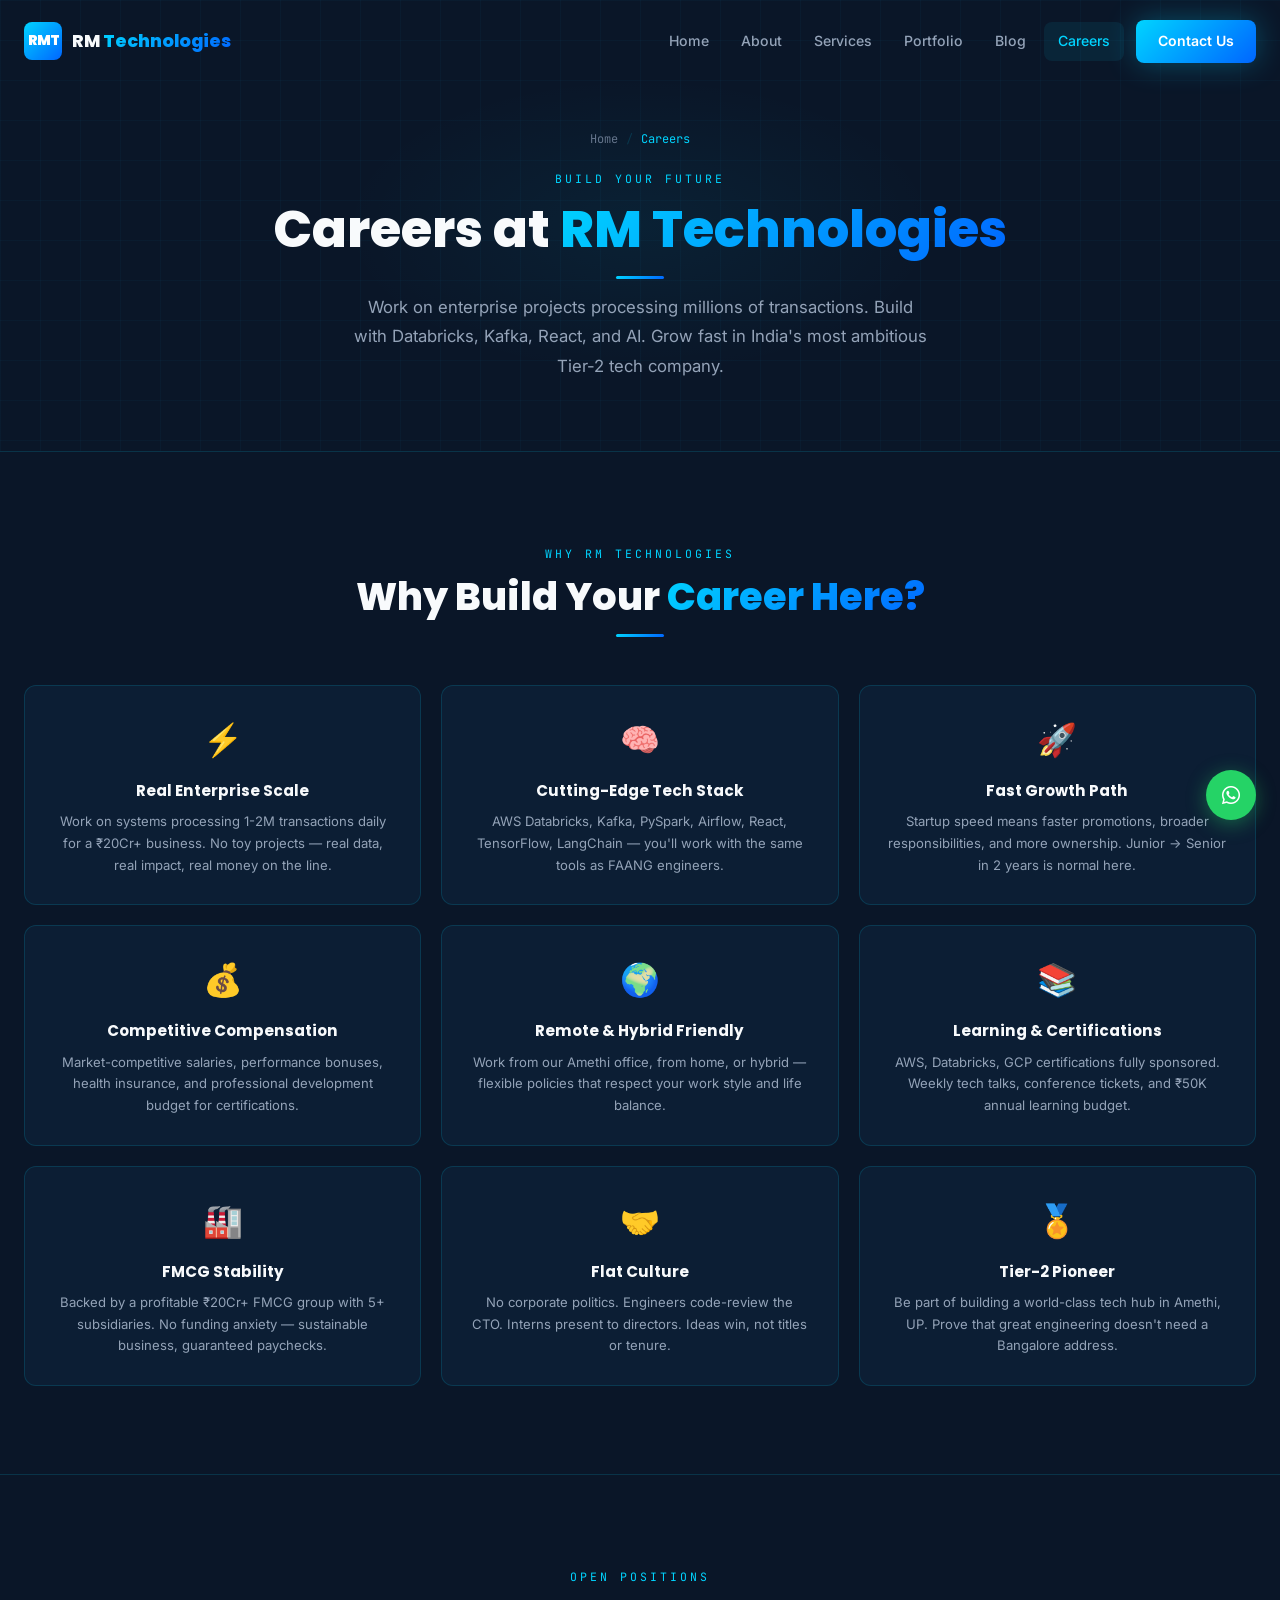
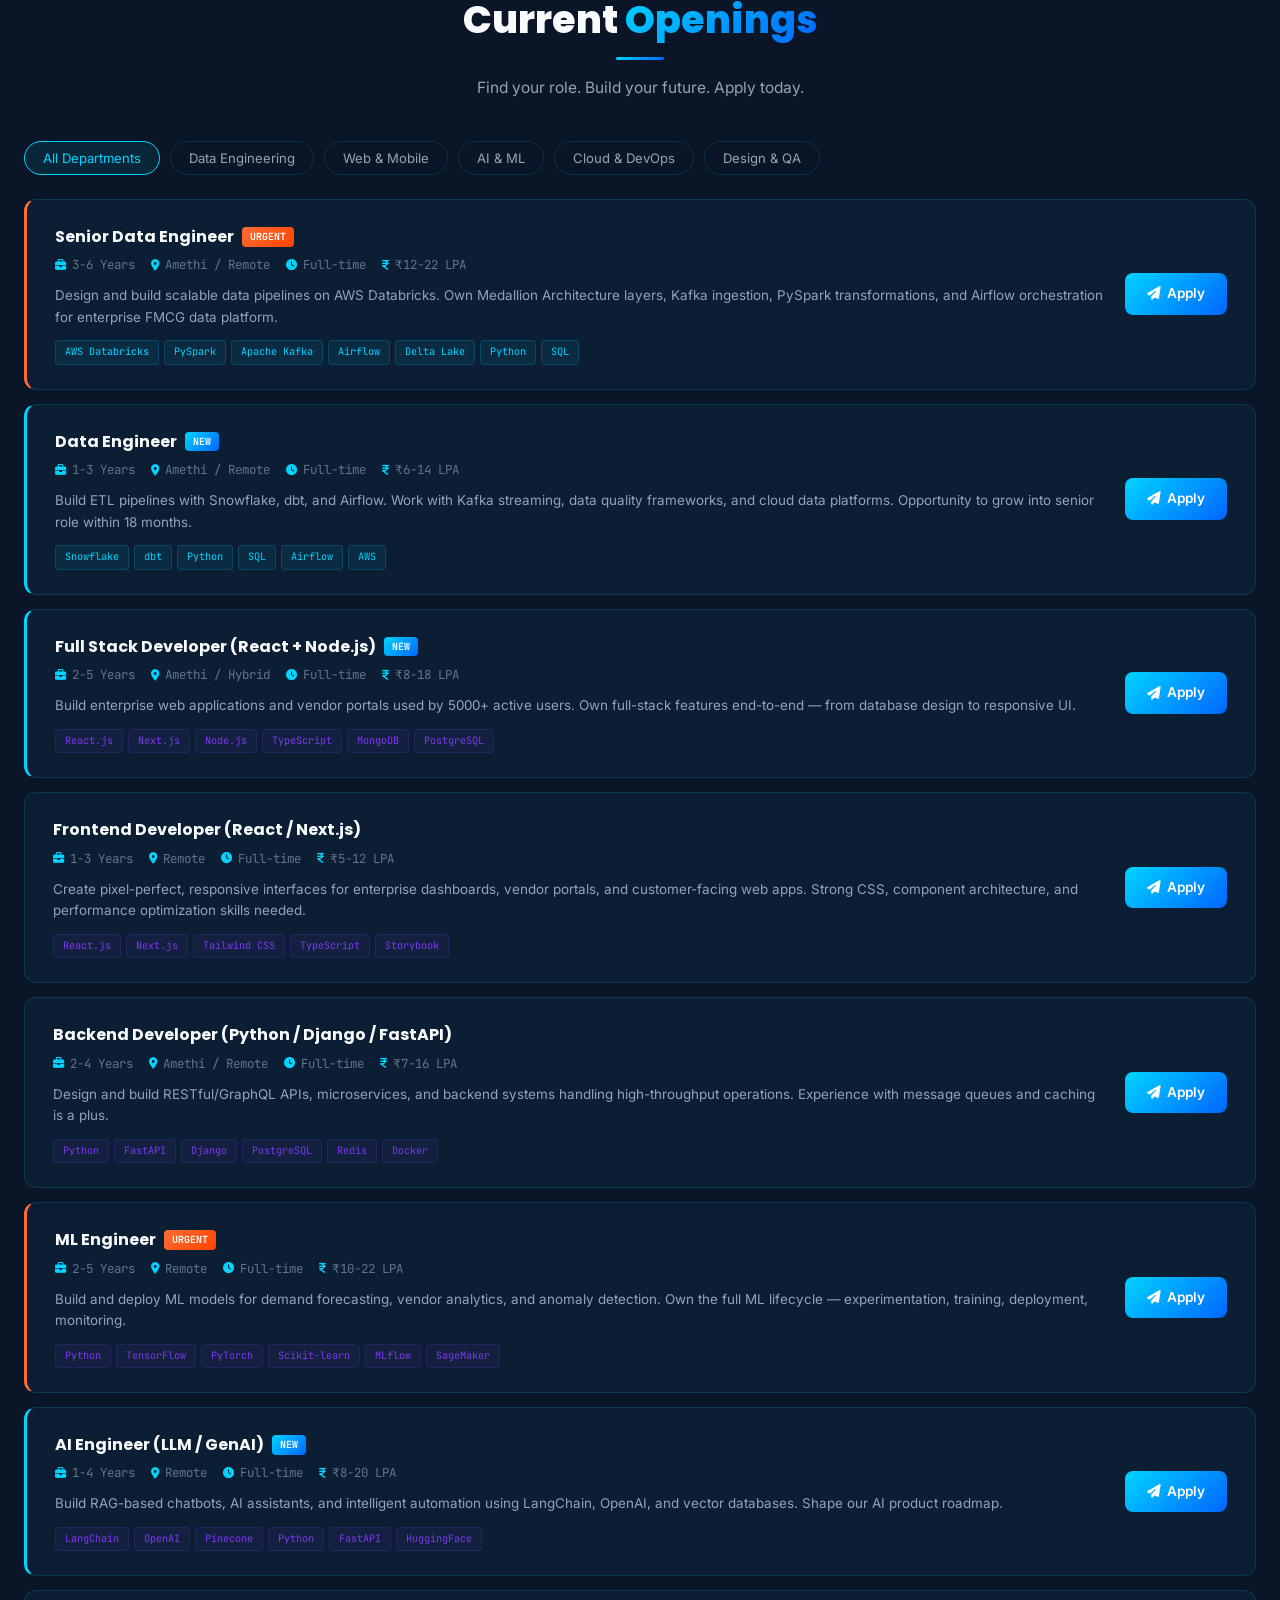
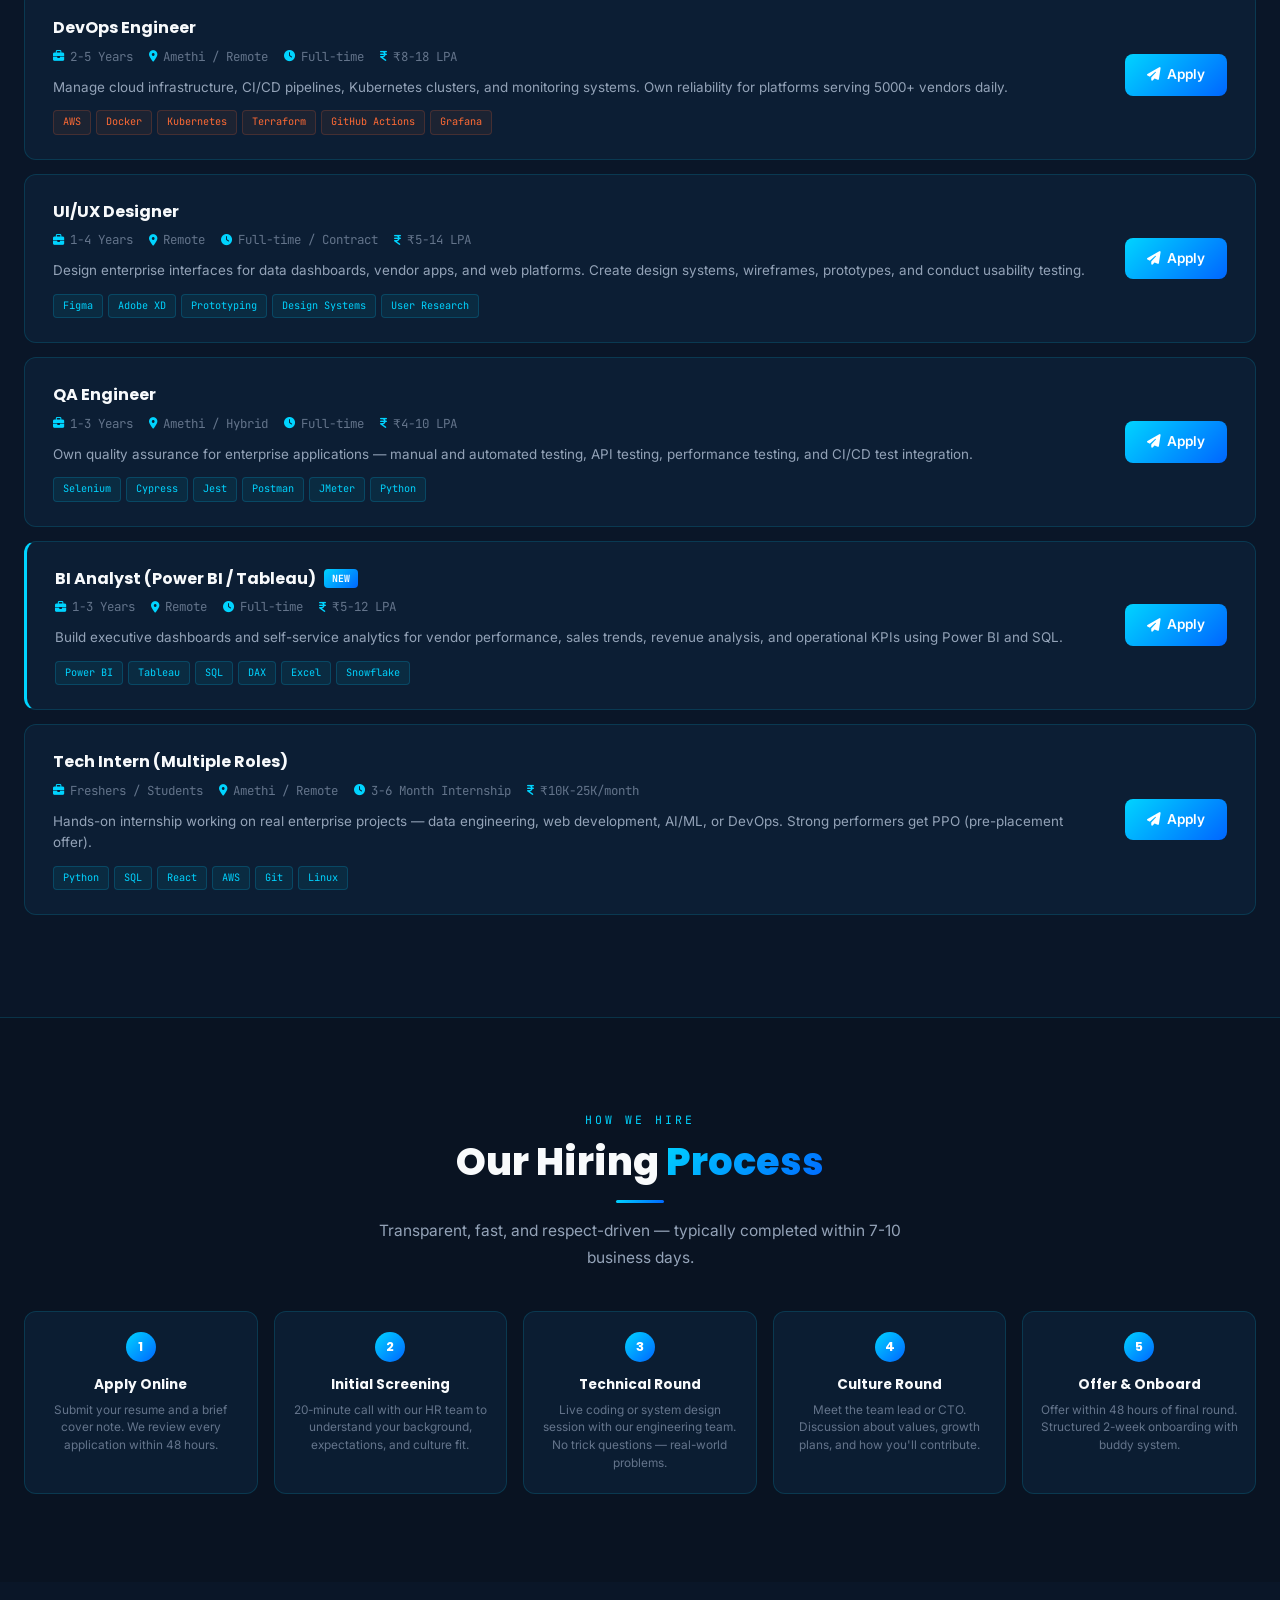
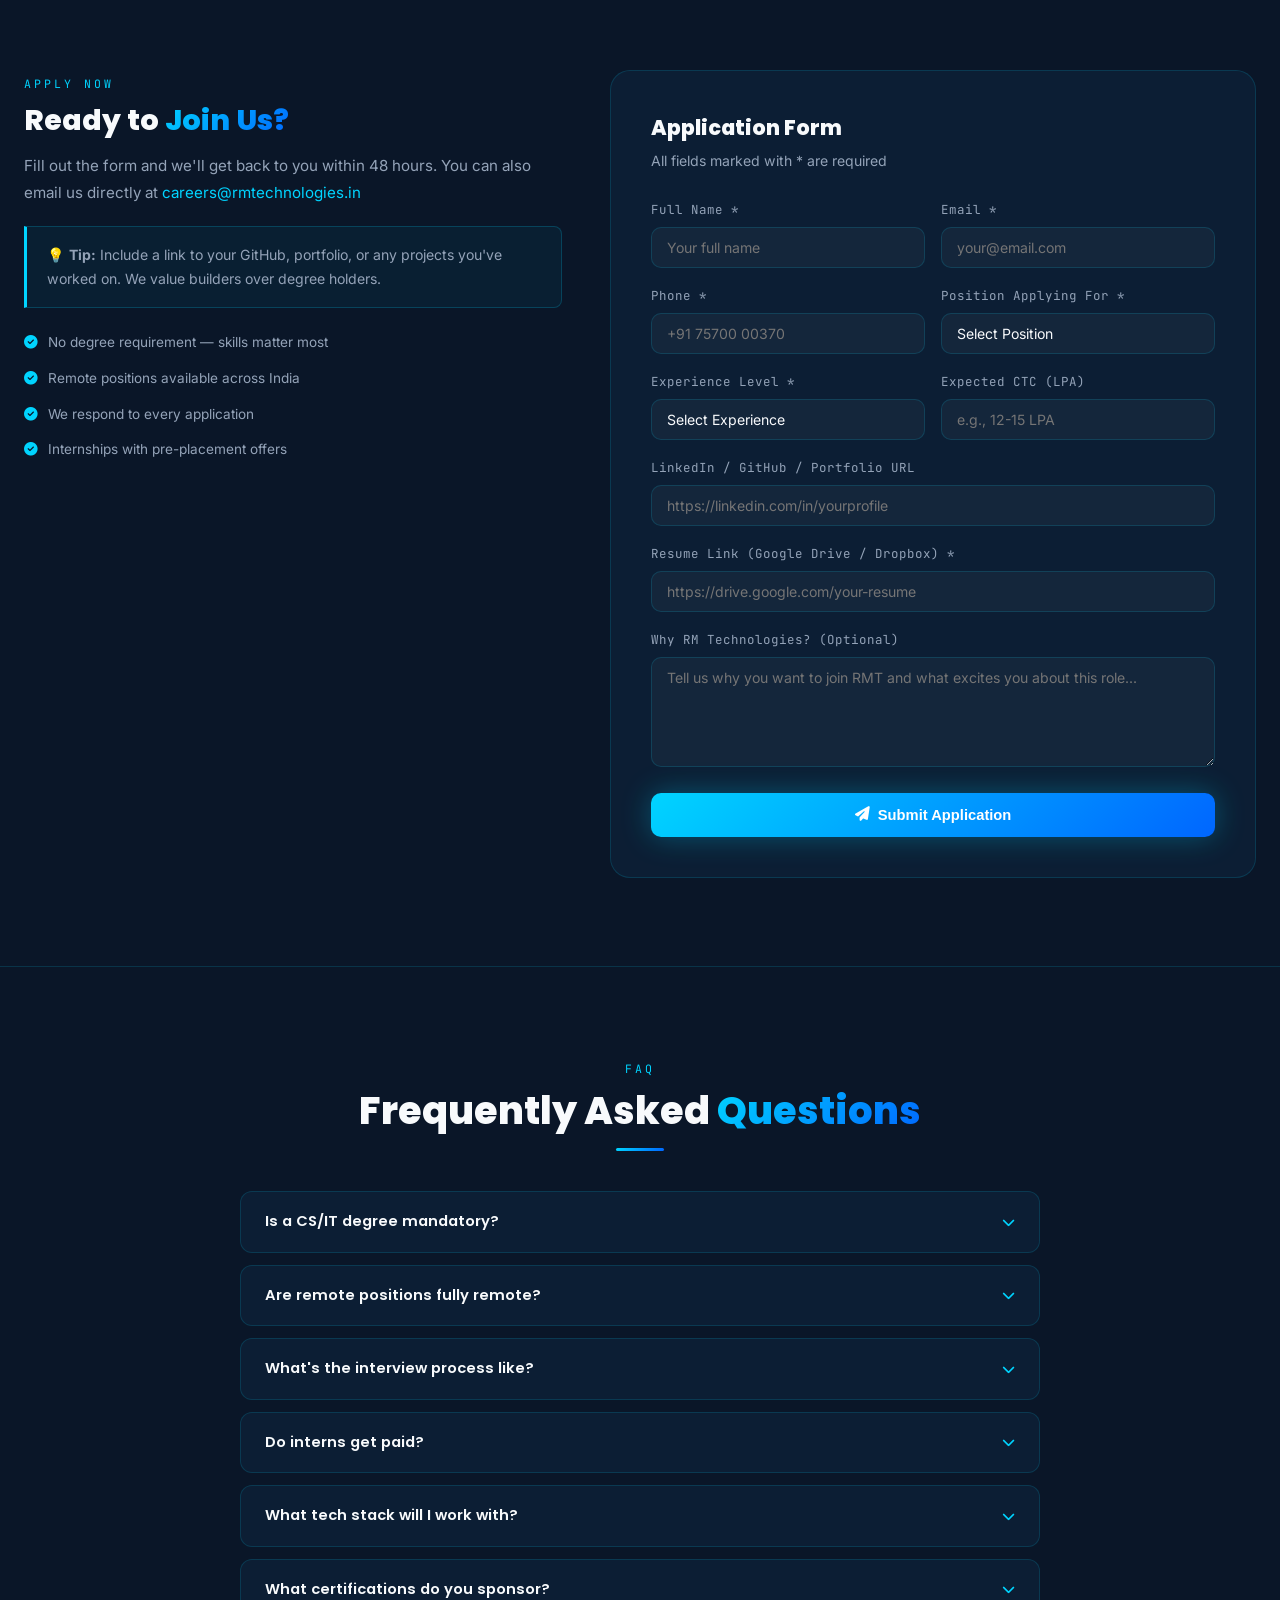
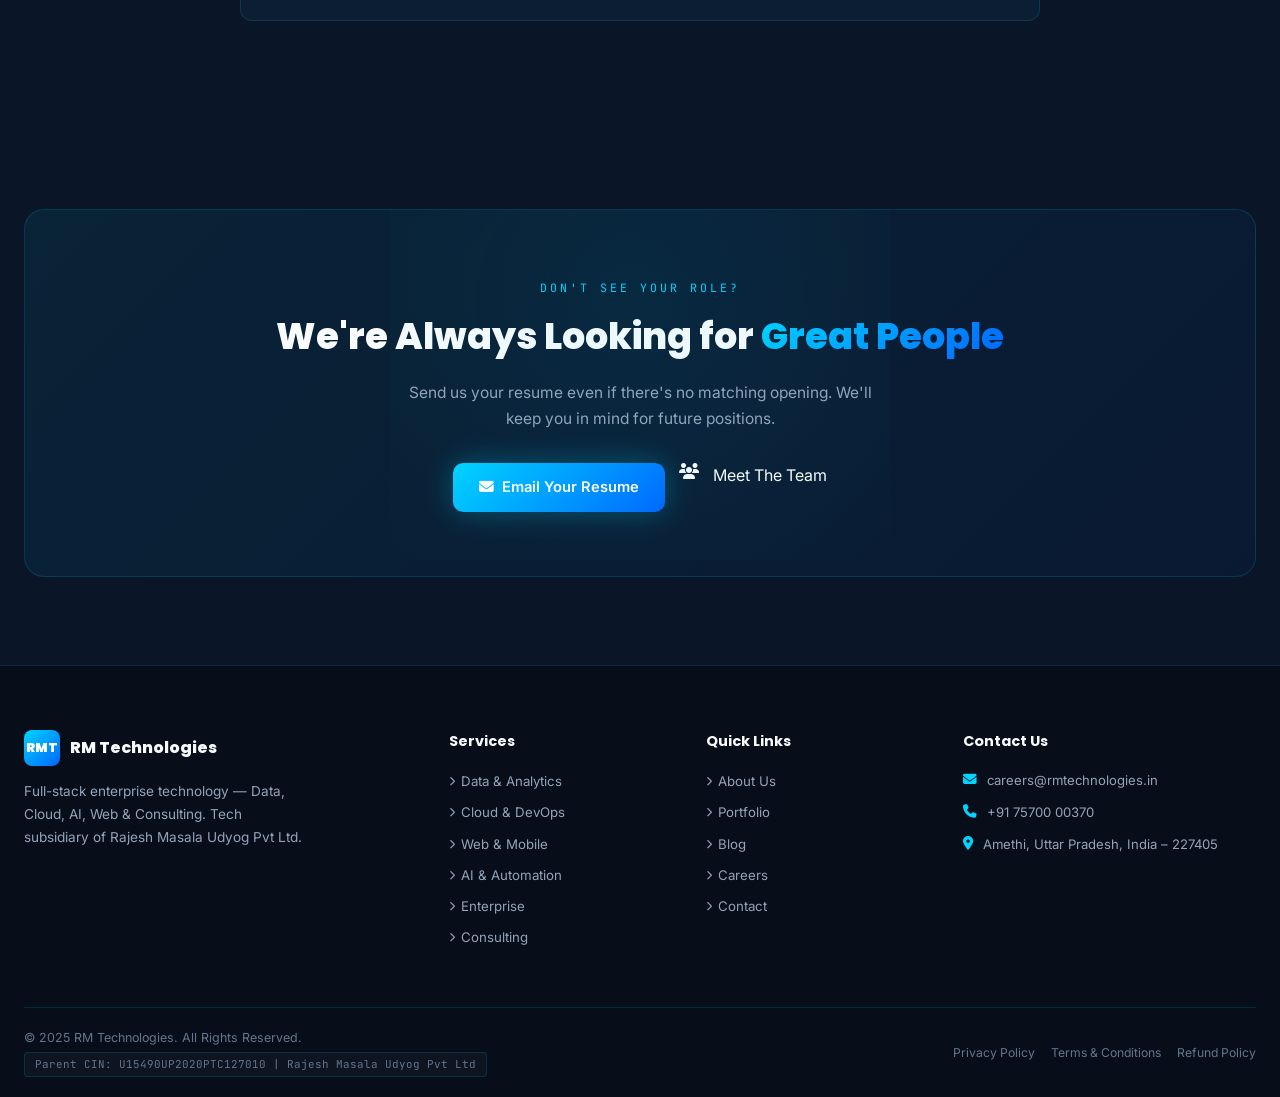
<file: careers.html>
<!DOCTYPE html>
<html lang="en">
<head>
  <meta charset="UTF-8">
  <meta name="viewport" content="width=device-width, initial-scale=1.0">
  <meta name="description" content="Careers at RM Technologies - Join our team of Data Engineers, Full Stack Developers, AI/ML Engineers, DevOps specialists. Build enterprise tech from Amethi, UP.">
  <title>Careers | RM Technologies</title>
  <link rel="stylesheet" href="https://cdnjs.cloudflare.com/ajax/libs/font-awesome/6.5.0/css/all.min.css">
  <link rel="stylesheet" href="https://unpkg.com/aos@2.3.1/dist/aos.css">
  <link rel="stylesheet" href="css/style.css">
  <style>
    .perks-grid {
      display: grid;
      grid-template-columns: repeat(3, 1fr);
      gap: 20px;
      margin-top: 48px;
    }
    .perk-card {
      background: var(--card-bg);
      border: 1px solid var(--border);
      border-radius: var(--radius);
      padding: 28px;
      transition: var(--transition);
      text-align: center;
    }
    .perk-card:hover {
      border-color: rgba(0,212,255,0.3);
      transform: translateY(-5px);
    }
    .perk-icon { font-size: 2rem; margin-bottom: 14px; }
    .perk-card h4 {
      font-family: var(--font-heading);
      font-size: 0.95rem;
      font-weight: 700;
      margin-bottom: 8px;
    }
    .perk-card p {
      font-size: 0.82rem;
      color: var(--text-secondary);
      line-height: 1.65;
    }

    /* Job Listings */
    .jobs-filter {
      display: flex;
      gap: 10px;
      flex-wrap: wrap;
      margin-bottom: 24px;
    }
    .jobs-filter-btn {
      padding: 8px 18px;
      background: transparent;
      border: 1px solid var(--border);
      border-radius: 50px;
      color: var(--text-secondary);
      font-size: 0.82rem;
      cursor: pointer;
      transition: var(--transition);
      font-family: var(--font-body);
    }
    .jobs-filter-btn.active,
    .jobs-filter-btn:hover {
      background: rgba(0,212,255,0.08);
      border-color: var(--accent-blue);
      color: var(--accent-blue);
    }

    .job-listing {
      background: var(--card-bg);
      border: 1px solid var(--border);
      border-radius: var(--radius);
      padding: 24px 28px;
      margin-bottom: 14px;
      transition: var(--transition);
      display: grid;
      grid-template-columns: 1fr auto;
      gap: 20px;
      align-items: center;
    }
    .job-listing:hover {
      border-color: rgba(0,212,255,0.35);
      transform: translateX(6px);
      background: rgba(0,212,255,0.02);
    }
    .job-listing.urgent {
      border-left: 3px solid var(--accent-orange);
    }
    .job-listing.new {
      border-left: 3px solid var(--accent-blue);
    }

    .job-listing h3 {
      font-family: var(--font-heading);
      font-size: 1rem;
      font-weight: 700;
      margin-bottom: 6px;
      display: flex;
      align-items: center;
      gap: 8px;
    }
    .job-badge-new {
      font-size: 0.62rem;
      background: var(--gradient-main);
      color: white;
      padding: 2px 8px;
      border-radius: 4px;
      font-family: var(--font-mono);
      font-weight: 700;
    }
    .job-badge-urgent {
      font-size: 0.62rem;
      background: var(--gradient-orange);
      color: white;
      padding: 2px 8px;
      border-radius: 4px;
      font-family: var(--font-mono);
      font-weight: 700;
    }
    .job-details {
      display: flex;
      gap: 16px;
      flex-wrap: wrap;
      margin-bottom: 10px;
    }
    .job-detail {
      display: flex;
      align-items: center;
      gap: 6px;
      font-size: 0.78rem;
      color: var(--text-muted);
      font-family: var(--font-mono);
    }
    .job-detail i { color: var(--accent-blue); font-size: 0.7rem; }

    .job-desc {
      font-size: 0.84rem;
      color: var(--text-secondary);
      line-height: 1.6;
      margin-bottom: 12px;
    }
    .job-skills {
      display: flex;
      flex-wrap: wrap;
      gap: 5px;
    }
    .job-skills .tag { font-size: 0.64rem; }
    .job-apply-btn {
      display: inline-flex;
      align-items: center;
      gap: 6px;
      background: var(--gradient-main);
      color: white;
      padding: 10px 22px;
      border-radius: 8px;
      font-size: 0.85rem;
      font-weight: 600;
      border: none;
      cursor: pointer;
      transition: var(--transition);
      white-space: nowrap;
      text-decoration: none;
    }
    .job-apply-btn:hover {
      transform: translateY(-2px);
      box-shadow: var(--shadow-blue);
      color: white;
    }

    /* Application Form */
    .application-form {
      background: var(--card-bg);
      border: 1px solid var(--border);
      border-radius: var(--radius-lg);
      padding: 40px;
    }
    .application-form h3 {
      font-family: var(--font-heading);
      font-size: 1.3rem;
      font-weight: 800;
      margin-bottom: 6px;
    }
    .application-form .sub {
      font-size: 0.88rem;
      color: var(--text-secondary);
      margin-bottom: 28px;
    }

    /* Process Timeline */
    .hiring-process {
      display: grid;
      grid-template-columns: repeat(5, 1fr);
      gap: 16px;
      margin-top: 40px;
    }
    .process-card {
      background: var(--card-bg);
      border: 1px solid var(--border);
      border-radius: var(--radius);
      padding: 20px 14px;
      text-align: center;
      position: relative;
      transition: var(--transition);
    }
    .process-card:hover {
      border-color: rgba(0,212,255,0.3);
      transform: translateY(-4px);
    }
    .process-num {
      width: 30px;
      height: 30px;
      background: var(--gradient-main);
      border-radius: 50%;
      display: flex;
      align-items: center;
      justify-content: center;
      font-family: var(--font-heading);
      font-weight: 700;
      font-size: 0.8rem;
      color: white;
      margin: 0 auto 12px;
    }
    .process-card h4 {
      font-family: var(--font-heading);
      font-size: 0.85rem;
      font-weight: 700;
      margin-bottom: 6px;
    }
    .process-card p {
      font-size: 0.74rem;
      color: var(--text-muted);
      line-height: 1.5;
    }

    /* FAQ */
    .faq-item {
      background: var(--card-bg);
      border: 1px solid var(--border);
      border-radius: var(--radius);
      margin-bottom: 12px;
      overflow: hidden;
    }
    .faq-question {
      padding: 18px 24px;
      display: flex;
      justify-content: space-between;
      align-items: center;
      cursor: pointer;
      transition: var(--transition);
      font-family: var(--font-heading);
      font-size: 0.92rem;
      font-weight: 600;
    }
    .faq-question:hover { background: rgba(0,212,255,0.04); }
    .faq-question i {
      color: var(--accent-blue);
      font-size: 0.82rem;
      transition: var(--transition);
    }
    .faq-item.open .faq-question i { transform: rotate(180deg); }
    .faq-answer {
      max-height: 0;
      overflow: hidden;
      transition: max-height 0.3s ease;
    }
    .faq-item.open .faq-answer { max-height: 300px; }
    .faq-answer-inner {
      padding: 0 24px 20px;
      font-size: 0.86rem;
      color: var(--text-secondary);
      line-height: 1.75;
    }

    @media(max-width: 1024px) {
      .perks-grid { grid-template-columns: repeat(2, 1fr); }
      .hiring-process { grid-template-columns: repeat(3, 1fr); }
      .job-listing { grid-template-columns: 1fr; }
    }
    @media(max-width: 768px) {
      .perks-grid { grid-template-columns: 1fr; }
      .hiring-process { grid-template-columns: repeat(2, 1fr); }
      .application-form { padding: 24px; }
    }
    @media(max-width: 480px) {
      .hiring-process { grid-template-columns: 1fr; }
    }
  </style>
</head>
<body>

<!-- LOADER -->
<div id="loader">
  <div class="loader-content">
    <div class="loader-logo">RMT</div>
    <div class="loader-bar"><div class="loader-bar-fill"></div></div>
    <div class="loader-text">LOADING...</div>
  </div>
</div>

<!-- NAVBAR -->
<nav class="navbar" id="navbar">
  <div class="nav-container">
    <a href="index.html" class="nav-logo">
      <div class="nav-logo-box">RMT</div>
      <span class="nav-logo-text">RM <span>Technologies</span></span>
    </a>
    <div class="nav-links">
      <a href="index.html">Home</a>
      <a href="about.html">About</a>
      <a href="services.html">Services</a>
      <a href="portfolio.html">Portfolio</a>
      <a href="blog.html">Blog</a>
      <a href="careers.html" class="active">Careers</a>
      <a href="contact.html" class="nav-cta">Contact Us</a>
    </div>
    <button class="hamburger" id="hamburger" aria-label="Menu">
      <span></span><span></span><span></span>
    </button>
  </div>
</nav>
<div class="mobile-nav" id="mobileNav">
  <a href="index.html">Home</a>
  <a href="about.html">About</a>
  <a href="services.html">Services</a>
  <a href="portfolio.html">Portfolio</a>
  <a href="blog.html">Blog</a>
  <a href="careers.html">Careers</a>
  <a href="contact.html">Contact Us</a>
</div>

<!-- PAGE HERO -->
<section class="page-hero">
  <div class="page-hero-grid"></div>
  <div class="page-hero-glow"></div>
  <div class="container" style="position:relative;z-index:2;">
    <div class="breadcrumb">
      <a href="index.html">Home</a>
      <span class="sep">/</span>
      <span class="current">Careers</span>
    </div>
    <span class="section-tag">Build Your Future</span>
    <h1 class="section-title" style="font-size:clamp(2rem,4vw,3.2rem);margin-bottom:16px;">
      Careers at <span class="gradient-text">RM Technologies</span>
    </h1>
    <div class="divider"></div>
    <p class="section-sub" style="margin:0 auto;font-size:1.05rem;">
      Work on enterprise projects processing millions of transactions. Build with Databricks, Kafka, React, and AI.
      Grow fast in India's most ambitious Tier-2 tech company.
    </p>
  </div>
</section>

<!-- WHY JOIN -->
<section class="section">
  <div class="container">
    <div class="text-center" data-aos="fade-up">
      <span class="section-tag">Why RM Technologies</span>
      <h2 class="section-title">Why Build Your <span class="gradient-text">Career Here?</span></h2>
      <div class="divider"></div>
    </div>

    <div class="perks-grid">
      <div class="perk-card" data-aos="fade-up" data-aos-delay="50">
        <div class="perk-icon">⚡</div>
        <h4>Real Enterprise Scale</h4>
        <p>Work on systems processing 1-2M transactions daily for a ₹20Cr+ business. No toy projects — real data, real impact, real money on the line.</p>
      </div>
      <div class="perk-card" data-aos="fade-up" data-aos-delay="100">
        <div class="perk-icon">🧠</div>
        <h4>Cutting-Edge Tech Stack</h4>
        <p>AWS Databricks, Kafka, PySpark, Airflow, React, TensorFlow, LangChain — you'll work with the same tools as FAANG engineers.</p>
      </div>
      <div class="perk-card" data-aos="fade-up" data-aos-delay="150">
        <div class="perk-icon">🚀</div>
        <h4>Fast Growth Path</h4>
        <p>Startup speed means faster promotions, broader responsibilities, and more ownership. Junior → Senior in 2 years is normal here.</p>
      </div>
      <div class="perk-card" data-aos="fade-up" data-aos-delay="50">
        <div class="perk-icon">💰</div>
        <h4>Competitive Compensation</h4>
        <p>Market-competitive salaries, performance bonuses, health insurance, and professional development budget for certifications.</p>
      </div>
      <div class="perk-card" data-aos="fade-up" data-aos-delay="100">
        <div class="perk-icon">🌍</div>
        <h4>Remote & Hybrid Friendly</h4>
        <p>Work from our Amethi office, from home, or hybrid — flexible policies that respect your work style and life balance.</p>
      </div>
      <div class="perk-card" data-aos="fade-up" data-aos-delay="150">
        <div class="perk-icon">📚</div>
        <h4>Learning & Certifications</h4>
        <p>AWS, Databricks, GCP certifications fully sponsored. Weekly tech talks, conference tickets, and ₹50K annual learning budget.</p>
      </div>
      <div class="perk-card" data-aos="fade-up" data-aos-delay="50">
        <div class="perk-icon">🏭</div>
        <h4>FMCG Stability</h4>
        <p>Backed by a profitable ₹20Cr+ FMCG group with 5+ subsidiaries. No funding anxiety — sustainable business, guaranteed paychecks.</p>
      </div>
      <div class="perk-card" data-aos="fade-up" data-aos-delay="100">
        <div class="perk-icon">🤝</div>
        <h4>Flat Culture</h4>
        <p>No corporate politics. Engineers code-review the CTO. Interns present to directors. Ideas win, not titles or tenure.</p>
      </div>
      <div class="perk-card" data-aos="fade-up" data-aos-delay="150">
        <div class="perk-icon">🏅</div>
        <h4>Tier-2 Pioneer</h4>
        <p>Be part of building a world-class tech hub in Amethi, UP. Prove that great engineering doesn't need a Bangalore address.</p>
      </div>
    </div>
  </div>
</section>

<hr class="section-divider">

<!-- OPEN POSITIONS -->
<section class="section" id="openings">
  <div class="container">
    <div class="text-center" data-aos="fade-up">
      <span class="section-tag">Open Positions</span>
      <h2 class="section-title">Current <span class="gradient-text">Openings</span></h2>
      <div class="divider"></div>
      <p class="section-sub">Find your role. Build your future. Apply today.</p>
    </div>

    <div style="margin-top:40px;">

      <!-- Filter -->
      <div class="jobs-filter" data-aos="fade-up">
        <button class="jobs-filter-btn active" data-dept="all">All Departments</button>
        <button class="jobs-filter-btn" data-dept="data">Data Engineering</button>
        <button class="jobs-filter-btn" data-dept="web">Web & Mobile</button>
        <button class="jobs-filter-btn" data-dept="ai">AI & ML</button>
        <button class="jobs-filter-btn" data-dept="cloud">Cloud & DevOps</button>
        <button class="jobs-filter-btn" data-dept="other">Design & QA</button>
      </div>

      <!-- Job 1 -->
      <div class="job-listing urgent" data-dept="data" data-aos="fade-up">
        <div>
          <h3>Senior Data Engineer <span class="job-badge-urgent">URGENT</span></h3>
          <div class="job-details">
            <div class="job-detail"><i class="fa-solid fa-briefcase"></i> 3-6 Years</div>
            <div class="job-detail"><i class="fa-solid fa-location-dot"></i> Amethi / Remote</div>
            <div class="job-detail"><i class="fa-solid fa-clock"></i> Full-time</div>
            <div class="job-detail"><i class="fa-solid fa-indian-rupee-sign"></i> ₹12-22 LPA</div>
          </div>
          <p class="job-desc">Design and build scalable data pipelines on AWS Databricks. Own Medallion Architecture layers, Kafka ingestion, PySpark transformations, and Airflow orchestration for enterprise FMCG data platform.</p>
          <div class="job-skills">
            <span class="tag">AWS Databricks</span>
            <span class="tag">PySpark</span>
            <span class="tag">Apache Kafka</span>
            <span class="tag">Airflow</span>
            <span class="tag">Delta Lake</span>
            <span class="tag">Python</span>
            <span class="tag">SQL</span>
          </div>
        </div>
        <a href="#apply" class="job-apply-btn"><i class="fa-solid fa-paper-plane"></i> Apply</a>
      </div>

      <!-- Job 2 -->
      <div class="job-listing new" data-dept="data" data-aos="fade-up">
        <div>
          <h3>Data Engineer <span class="job-badge-new">NEW</span></h3>
          <div class="job-details">
            <div class="job-detail"><i class="fa-solid fa-briefcase"></i> 1-3 Years</div>
            <div class="job-detail"><i class="fa-solid fa-location-dot"></i> Amethi / Remote</div>
            <div class="job-detail"><i class="fa-solid fa-clock"></i> Full-time</div>
            <div class="job-detail"><i class="fa-solid fa-indian-rupee-sign"></i> ₹6-14 LPA</div>
          </div>
          <p class="job-desc">Build ETL pipelines with Snowflake, dbt, and Airflow. Work with Kafka streaming, data quality frameworks, and cloud data platforms. Opportunity to grow into senior role within 18 months.</p>
          <div class="job-skills">
            <span class="tag">Snowflake</span>
            <span class="tag">dbt</span>
            <span class="tag">Python</span>
            <span class="tag">SQL</span>
            <span class="tag">Airflow</span>
            <span class="tag">AWS</span>
          </div>
        </div>
        <a href="#apply" class="job-apply-btn"><i class="fa-solid fa-paper-plane"></i> Apply</a>
      </div>

      <!-- Job 3 -->
      <div class="job-listing new" data-dept="web" data-aos="fade-up">
        <div>
          <h3>Full Stack Developer (React + Node.js) <span class="job-badge-new">NEW</span></h3>
          <div class="job-details">
            <div class="job-detail"><i class="fa-solid fa-briefcase"></i> 2-5 Years</div>
            <div class="job-detail"><i class="fa-solid fa-location-dot"></i> Amethi / Hybrid</div>
            <div class="job-detail"><i class="fa-solid fa-clock"></i> Full-time</div>
            <div class="job-detail"><i class="fa-solid fa-indian-rupee-sign"></i> ₹8-18 LPA</div>
          </div>
          <p class="job-desc">Build enterprise web applications and vendor portals used by 5000+ active users. Own full-stack features end-to-end — from database design to responsive UI.</p>
          <div class="job-skills">
            <span class="tag tag-purple">React.js</span>
            <span class="tag tag-purple">Next.js</span>
            <span class="tag tag-purple">Node.js</span>
            <span class="tag tag-purple">TypeScript</span>
            <span class="tag tag-purple">MongoDB</span>
            <span class="tag tag-purple">PostgreSQL</span>
          </div>
        </div>
        <a href="#apply" class="job-apply-btn"><i class="fa-solid fa-paper-plane"></i> Apply</a>
      </div>

      <!-- Job 4 -->
      <div class="job-listing" data-dept="web" data-aos="fade-up">
        <div>
          <h3>Frontend Developer (React / Next.js)</h3>
          <div class="job-details">
            <div class="job-detail"><i class="fa-solid fa-briefcase"></i> 1-3 Years</div>
            <div class="job-detail"><i class="fa-solid fa-location-dot"></i> Remote</div>
            <div class="job-detail"><i class="fa-solid fa-clock"></i> Full-time</div>
            <div class="job-detail"><i class="fa-solid fa-indian-rupee-sign"></i> ₹5-12 LPA</div>
          </div>
          <p class="job-desc">Create pixel-perfect, responsive interfaces for enterprise dashboards, vendor portals, and customer-facing web apps. Strong CSS, component architecture, and performance optimization skills needed.</p>
          <div class="job-skills">
            <span class="tag tag-purple">React.js</span>
            <span class="tag tag-purple">Next.js</span>
            <span class="tag tag-purple">Tailwind CSS</span>
            <span class="tag tag-purple">TypeScript</span>
            <span class="tag tag-purple">Storybook</span>
          </div>
        </div>
        <a href="#apply" class="job-apply-btn"><i class="fa-solid fa-paper-plane"></i> Apply</a>
      </div>

      <!-- Job 5 -->
      <div class="job-listing" data-dept="web" data-aos="fade-up">
        <div>
          <h3>Backend Developer (Python / Django / FastAPI)</h3>
          <div class="job-details">
            <div class="job-detail"><i class="fa-solid fa-briefcase"></i> 2-4 Years</div>
            <div class="job-detail"><i class="fa-solid fa-location-dot"></i> Amethi / Remote</div>
            <div class="job-detail"><i class="fa-solid fa-clock"></i> Full-time</div>
            <div class="job-detail"><i class="fa-solid fa-indian-rupee-sign"></i> ₹7-16 LPA</div>
          </div>
          <p class="job-desc">Design and build RESTful/GraphQL APIs, microservices, and backend systems handling high-throughput operations. Experience with message queues and caching is a plus.</p>
          <div class="job-skills">
            <span class="tag tag-purple">Python</span>
            <span class="tag tag-purple">FastAPI</span>
            <span class="tag tag-purple">Django</span>
            <span class="tag tag-purple">PostgreSQL</span>
            <span class="tag tag-purple">Redis</span>
            <span class="tag tag-purple">Docker</span>
          </div>
        </div>
        <a href="#apply" class="job-apply-btn"><i class="fa-solid fa-paper-plane"></i> Apply</a>
      </div>

      <!-- Job 6 -->
      <div class="job-listing urgent" data-dept="ai" data-aos="fade-up">
        <div>
          <h3>ML Engineer <span class="job-badge-urgent">URGENT</span></h3>
          <div class="job-details">
            <div class="job-detail"><i class="fa-solid fa-briefcase"></i> 2-5 Years</div>
            <div class="job-detail"><i class="fa-solid fa-location-dot"></i> Remote</div>
            <div class="job-detail"><i class="fa-solid fa-clock"></i> Full-time</div>
            <div class="job-detail"><i class="fa-solid fa-indian-rupee-sign"></i> ₹10-22 LPA</div>
          </div>
          <p class="job-desc">Build and deploy ML models for demand forecasting, vendor analytics, and anomaly detection. Own the full ML lifecycle — experimentation, training, deployment, monitoring.</p>
          <div class="job-skills">
            <span class="tag tag-purple">Python</span>
            <span class="tag tag-purple">TensorFlow</span>
            <span class="tag tag-purple">PyTorch</span>
            <span class="tag tag-purple">Scikit-learn</span>
            <span class="tag tag-purple">MLflow</span>
            <span class="tag tag-purple">SageMaker</span>
          </div>
        </div>
        <a href="#apply" class="job-apply-btn"><i class="fa-solid fa-paper-plane"></i> Apply</a>
      </div>

      <!-- Job 7 -->
      <div class="job-listing new" data-dept="ai" data-aos="fade-up">
        <div>
          <h3>AI Engineer (LLM / GenAI) <span class="job-badge-new">NEW</span></h3>
          <div class="job-details">
            <div class="job-detail"><i class="fa-solid fa-briefcase"></i> 1-4 Years</div>
            <div class="job-detail"><i class="fa-solid fa-location-dot"></i> Remote</div>
            <div class="job-detail"><i class="fa-solid fa-clock"></i> Full-time</div>
            <div class="job-detail"><i class="fa-solid fa-indian-rupee-sign"></i> ₹8-20 LPA</div>
          </div>
          <p class="job-desc">Build RAG-based chatbots, AI assistants, and intelligent automation using LangChain, OpenAI, and vector databases. Shape our AI product roadmap.</p>
          <div class="job-skills">
            <span class="tag tag-purple">LangChain</span>
            <span class="tag tag-purple">OpenAI</span>
            <span class="tag tag-purple">Pinecone</span>
            <span class="tag tag-purple">Python</span>
            <span class="tag tag-purple">FastAPI</span>
            <span class="tag tag-purple">HuggingFace</span>
          </div>
        </div>
        <a href="#apply" class="job-apply-btn"><i class="fa-solid fa-paper-plane"></i> Apply</a>
      </div>

      <!-- Job 8 -->
      <div class="job-listing" data-dept="cloud" data-aos="fade-up">
        <div>
          <h3>DevOps Engineer</h3>
          <div class="job-details">
            <div class="job-detail"><i class="fa-solid fa-briefcase"></i> 2-5 Years</div>
            <div class="job-detail"><i class="fa-solid fa-location-dot"></i> Amethi / Remote</div>
            <div class="job-detail"><i class="fa-solid fa-clock"></i> Full-time</div>
            <div class="job-detail"><i class="fa-solid fa-indian-rupee-sign"></i> ₹8-18 LPA</div>
          </div>
          <p class="job-desc">Manage cloud infrastructure, CI/CD pipelines, Kubernetes clusters, and monitoring systems. Own reliability for platforms serving 5000+ vendors daily.</p>
          <div class="job-skills">
            <span class="tag tag-orange">AWS</span>
            <span class="tag tag-orange">Docker</span>
            <span class="tag tag-orange">Kubernetes</span>
            <span class="tag tag-orange">Terraform</span>
            <span class="tag tag-orange">GitHub Actions</span>
            <span class="tag tag-orange">Grafana</span>
          </div>
        </div>
        <a href="#apply" class="job-apply-btn"><i class="fa-solid fa-paper-plane"></i> Apply</a>
      </div>

      <!-- Job 9 -->
      <div class="job-listing" data-dept="other" data-aos="fade-up">
        <div>
          <h3>UI/UX Designer</h3>
          <div class="job-details">
            <div class="job-detail"><i class="fa-solid fa-briefcase"></i> 1-4 Years</div>
            <div class="job-detail"><i class="fa-solid fa-location-dot"></i> Remote</div>
            <div class="job-detail"><i class="fa-solid fa-clock"></i> Full-time / Contract</div>
            <div class="job-detail"><i class="fa-solid fa-indian-rupee-sign"></i> ₹5-14 LPA</div>
          </div>
          <p class="job-desc">Design enterprise interfaces for data dashboards, vendor apps, and web platforms. Create design systems, wireframes, prototypes, and conduct usability testing.</p>
          <div class="job-skills">
            <span class="tag">Figma</span>
            <span class="tag">Adobe XD</span>
            <span class="tag">Prototyping</span>
            <span class="tag">Design Systems</span>
            <span class="tag">User Research</span>
          </div>
        </div>
        <a href="#apply" class="job-apply-btn"><i class="fa-solid fa-paper-plane"></i> Apply</a>
      </div>

      <!-- Job 10 -->
      <div class="job-listing" data-dept="other" data-aos="fade-up">
        <div>
          <h3>QA Engineer</h3>
          <div class="job-details">
            <div class="job-detail"><i class="fa-solid fa-briefcase"></i> 1-3 Years</div>
            <div class="job-detail"><i class="fa-solid fa-location-dot"></i> Amethi / Hybrid</div>
            <div class="job-detail"><i class="fa-solid fa-clock"></i> Full-time</div>
            <div class="job-detail"><i class="fa-solid fa-indian-rupee-sign"></i> ₹4-10 LPA</div>
          </div>
          <p class="job-desc">Own quality assurance for enterprise applications — manual and automated testing, API testing, performance testing, and CI/CD test integration.</p>
          <div class="job-skills">
            <span class="tag">Selenium</span>
            <span class="tag">Cypress</span>
            <span class="tag">Jest</span>
            <span class="tag">Postman</span>
            <span class="tag">JMeter</span>
            <span class="tag">Python</span>
          </div>
        </div>
        <a href="#apply" class="job-apply-btn"><i class="fa-solid fa-paper-plane"></i> Apply</a>
      </div>

      <!-- Job 11 -->
      <div class="job-listing new" data-dept="data" data-aos="fade-up">
        <div>
          <h3>BI Analyst (Power BI / Tableau) <span class="job-badge-new">NEW</span></h3>
          <div class="job-details">
            <div class="job-detail"><i class="fa-solid fa-briefcase"></i> 1-3 Years</div>
            <div class="job-detail"><i class="fa-solid fa-location-dot"></i> Remote</div>
            <div class="job-detail"><i class="fa-solid fa-clock"></i> Full-time</div>
            <div class="job-detail"><i class="fa-solid fa-indian-rupee-sign"></i> ₹5-12 LPA</div>
          </div>
          <p class="job-desc">Build executive dashboards and self-service analytics for vendor performance, sales trends, revenue analysis, and operational KPIs using Power BI and SQL.</p>
          <div class="job-skills">
            <span class="tag">Power BI</span>
            <span class="tag">Tableau</span>
            <span class="tag">SQL</span>
            <span class="tag">DAX</span>
            <span class="tag">Excel</span>
            <span class="tag">Snowflake</span>
          </div>
        </div>
        <a href="#apply" class="job-apply-btn"><i class="fa-solid fa-paper-plane"></i> Apply</a>
      </div>

      <!-- Internship -->
      <div class="job-listing" data-dept="other" data-aos="fade-up">
        <div>
          <h3>Tech Intern (Multiple Roles)</h3>
          <div class="job-details">
            <div class="job-detail"><i class="fa-solid fa-briefcase"></i> Freshers / Students</div>
            <div class="job-detail"><i class="fa-solid fa-location-dot"></i> Amethi / Remote</div>
            <div class="job-detail"><i class="fa-solid fa-clock"></i> 3-6 Month Internship</div>
            <div class="job-detail"><i class="fa-solid fa-indian-rupee-sign"></i> ₹10K-25K/month</div>
          </div>
          <p class="job-desc">Hands-on internship working on real enterprise projects — data engineering, web development, AI/ML, or DevOps. Strong performers get PPO (pre-placement offer).</p>
          <div class="job-skills">
            <span class="tag">Python</span>
            <span class="tag">SQL</span>
            <span class="tag">React</span>
            <span class="tag">AWS</span>
            <span class="tag">Git</span>
            <span class="tag">Linux</span>
          </div>
        </div>
        <a href="#apply" class="job-apply-btn"><i class="fa-solid fa-paper-plane"></i> Apply</a>
      </div>

    </div>
  </div>
</section>

<hr class="section-divider">

<!-- HIRING PROCESS -->
<section class="section" style="background:rgba(0,0,0,0.15);">
  <div class="container">
    <div class="text-center" data-aos="fade-up">
      <span class="section-tag">How We Hire</span>
      <h2 class="section-title">Our Hiring <span class="gradient-text">Process</span></h2>
      <div class="divider"></div>
      <p class="section-sub">Transparent, fast, and respect-driven — typically completed within 7-10 business days.</p>
    </div>

    <div class="hiring-process" data-aos="fade-up" data-aos-delay="100">
      <div class="process-card">
        <div class="process-num">1</div>
        <h4>Apply Online</h4>
        <p>Submit your resume and a brief cover note. We review every application within 48 hours.</p>
      </div>
      <div class="process-card">
        <div class="process-num">2</div>
        <h4>Initial Screening</h4>
        <p>20-minute call with our HR team to understand your background, expectations, and culture fit.</p>
      </div>
      <div class="process-card">
        <div class="process-num">3</div>
        <h4>Technical Round</h4>
        <p>Live coding or system design session with our engineering team. No trick questions — real-world problems.</p>
      </div>
      <div class="process-card">
        <div class="process-num">4</div>
        <h4>Culture Round</h4>
        <p>Meet the team lead or CTO. Discussion about values, growth plans, and how you'll contribute.</p>
      </div>
      <div class="process-card">
        <div class="process-num">5</div>
        <h4>Offer & Onboard</h4>
        <p>Offer within 48 hours of final round. Structured 2-week onboarding with buddy system.</p>
      </div>
    </div>
  </div>
</section>

<!-- APPLICATION FORM -->
<section class="section" id="apply">
  <div class="container">
    <div style="display:grid;grid-template-columns:1fr 1.2fr;gap:48px;align-items:start;">

      <div data-aos="fade-right">
        <span class="section-tag">Apply Now</span>
        <h2 class="section-title" style="font-size:1.8rem;">
          Ready to <span class="gradient-text">Join Us?</span>
        </h2>
        <div class="divider-left"></div>
        <p style="color:var(--text-secondary);font-size:0.95rem;line-height:1.8;margin-bottom:20px;">
          Fill out the form and we'll get back to you within 48 hours. You can also email us directly at
          <a href="mailto:careers@rmtechnologies.in" style="color:var(--accent-blue);">careers@rmtechnologies.in</a>
        </p>

        <div class="highlight-box">
          💡 <strong>Tip:</strong> Include a link to your GitHub, portfolio, or any projects you've worked on. We value builders over degree holders.
        </div>

        <div style="margin-top:24px;">
          <div style="display:flex;align-items:center;gap:10px;margin-bottom:14px;font-size:0.85rem;color:var(--text-secondary);">
            <i class="fa-solid fa-check-circle" style="color:var(--accent-blue);"></i>
            <span>No degree requirement — skills matter most</span>
          </div>
          <div style="display:flex;align-items:center;gap:10px;margin-bottom:14px;font-size:0.85rem;color:var(--text-secondary);">
            <i class="fa-solid fa-check-circle" style="color:var(--accent-blue);"></i>
            <span>Remote positions available across India</span>
          </div>
          <div style="display:flex;align-items:center;gap:10px;margin-bottom:14px;font-size:0.85rem;color:var(--text-secondary);">
            <i class="fa-solid fa-check-circle" style="color:var(--accent-blue);"></i>
            <span>We respond to every application</span>
          </div>
          <div style="display:flex;align-items:center;gap:10px;margin-bottom:14px;font-size:0.85rem;color:var(--text-secondary);">
            <i class="fa-solid fa-check-circle" style="color:var(--accent-blue);"></i>
            <span>Internships with pre-placement offers</span>
          </div>
        </div>
      </div>

      <div class="application-form" data-aos="fade-left">
        <h3>Application Form</h3>
        <p class="sub">All fields marked with * are required</p>

        <form id="careerForm" action="https://formspree.io/f/xkoaqjdb" method="POST">
          <div class="form-row">
            <div class="form-group">
              <label>Full Name *</label>
              <input type="text" name="name" required placeholder="Your full name">
            </div>
            <div class="form-group">
              <label>Email *</label>
              <input type="email" name="email" required placeholder="your@email.com">
            </div>
          </div>

          <div class="form-row">
            <div class="form-group">
              <label>Phone *</label>
              <input type="tel" name="phone" required placeholder="+91 75700 00370">
            </div>
            <div class="form-group">
              <label>Position Applying For *</label>
              <select name="position" required>
                <option value="">Select Position</option>
                <option value="Senior Data Engineer">Senior Data Engineer</option>
                <option value="Data Engineer">Data Engineer</option>
                <option value="Full Stack Developer">Full Stack Developer</option>
                <option value="Frontend Developer">Frontend Developer</option>
                <option value="Backend Developer">Backend Developer</option>
                <option value="ML Engineer">ML Engineer</option>
                <option value="AI Engineer">AI Engineer (LLM/GenAI)</option>
                <option value="DevOps Engineer">DevOps Engineer</option>
                <option value="BI Analyst">BI Analyst</option>
                <option value="UI/UX Designer">UI/UX Designer</option>
                <option value="QA Engineer">QA Engineer</option>
                <option value="Tech Intern">Tech Intern</option>
                <option value="Other">Other</option>
              </select>
            </div>
          </div>

          <div class="form-row">
            <div class="form-group">
              <label>Experience Level *</label>
              <select name="experience" required>
                <option value="">Select Experience</option>
                <option value="Fresher">Fresher / Student</option>
                <option value="0-1 Years">0-1 Years</option>
                <option value="1-3 Years">1-3 Years</option>
                <option value="3-5 Years">3-5 Years</option>
                <option value="5-8 Years">5-8 Years</option>
                <option value="8+ Years">8+ Years</option>
              </select>
            </div>
            <div class="form-group">
              <label>Expected CTC (LPA)</label>
              <input type="text" name="ctc" placeholder="e.g., 12-15 LPA">
            </div>
          </div>

          <div class="form-group">
            <label>LinkedIn / GitHub / Portfolio URL</label>
            <input type="url" name="links" placeholder="https://linkedin.com/in/yourprofile">
          </div>

          <div class="form-group">
            <label>Resume Link (Google Drive / Dropbox) *</label>
            <input type="url" name="resume" required placeholder="https://drive.google.com/your-resume">
          </div>

          <div class="form-group">
            <label>Why RM Technologies? (Optional)</label>
            <textarea name="message" rows="4" placeholder="Tell us why you want to join RMT and what excites you about this role..."></textarea>
          </div>

          <button type="submit" class="btn-primary" style="width:100%;justify-content:center;padding:14px;">
            <i class="fa-solid fa-paper-plane"></i> Submit Application
          </button>

          <div class="form-msg" id="careerSuccess">
            <i class="fa-solid fa-check-circle"></i>
            Application submitted successfully! We'll review and respond within 48 hours.
          </div>
        </form>
      </div>
    </div>
  </div>
</section>

<hr class="section-divider">

<!-- FAQ -->
<section class="section">
  <div class="container">
    <div class="text-center" data-aos="fade-up">
      <span class="section-tag">FAQ</span>
      <h2 class="section-title">Frequently Asked <span class="gradient-text">Questions</span></h2>
      <div class="divider"></div>
    </div>

    <div style="max-width:800px;margin:40px auto 0;" data-aos="fade-up" data-aos-delay="100">
      <div class="faq-item">
        <div class="faq-question" onclick="this.parentElement.classList.toggle('open')">
          Is a CS/IT degree mandatory?
          <i class="fa-solid fa-chevron-down"></i>
        </div>
        <div class="faq-answer"><div class="faq-answer-inner">No. We hire based on skills, projects, and problem-solving ability — not degrees. If you can build, we want you. We've hired exceptional engineers from non-CS backgrounds, bootcamps, and self-taught paths.</div></div>
      </div>
      <div class="faq-item">
        <div class="faq-question" onclick="this.parentElement.classList.toggle('open')">
          Are remote positions fully remote?
          <i class="fa-solid fa-chevron-down"></i>
        </div>
        <div class="faq-answer"><div class="faq-answer-inner">Yes, positions marked "Remote" are fully remote from anywhere in India. Hybrid roles require 2-3 days/week at our Amethi office. We use Slack, Zoom, and Notion for async collaboration.</div></div>
      </div>
      <div class="faq-item">
        <div class="faq-question" onclick="this.parentElement.classList.toggle('open')">
          What's the interview process like?
          <i class="fa-solid fa-chevron-down"></i>
        </div>
        <div class="faq-answer"><div class="faq-answer-inner">5 steps: Application → HR Screening (20 min) → Technical Round (60-90 min, real problems) → Culture Round (30 min with leadership) → Offer. Total timeline: 7-10 business days. No trick questions, no whiteboard hazing.</div></div>
      </div>
      <div class="faq-item">
        <div class="faq-question" onclick="this.parentElement.classList.toggle('open')">
          Do interns get paid?
          <i class="fa-solid fa-chevron-down"></i>
        </div>
        <div class="faq-answer"><div class="faq-answer-inner">Yes! ₹10K-25K/month depending on skills and role. Interns work on real production projects (not PowerPoint presentations). Strong performers get PPO within 3 months.</div></div>
      </div>
      <div class="faq-item">
        <div class="faq-question" onclick="this.parentElement.classList.toggle('open')">
          What tech stack will I work with?
          <i class="fa-solid fa-chevron-down"></i>
        </div>
        <div class="faq-answer"><div class="faq-answer-inner">Depends on your role — Data Engineers use Databricks, Kafka, PySpark, Airflow, Snowflake. Web devs use React, Next.js, Node.js, Python. AI engineers use LangChain, OpenAI, PyTorch. DevOps uses AWS, Kubernetes, Terraform. We invest in the latest tools.</div></div>
      </div>
      <div class="faq-item">
        <div class="faq-question" onclick="this.parentElement.classList.toggle('open')">
          What certifications do you sponsor?
          <i class="fa-solid fa-chevron-down"></i>
        </div>
        <div class="faq-answer"><div class="faq-answer-inner">AWS Solutions Architect, AWS Data Engineer, Databricks Data Engineer, GCP Professional, Terraform Associate, and more. Full exam fee + preparation material covered. Plus ₹50K annual learning budget for courses, books, and conferences.</div></div>
      </div>
    </div>
  </div>
</section>

<!-- CTA -->
<section class="section">
  <div class="container">
    <div class="cta-box" data-aos="fade-up">
      <span class="section-tag">Don't See Your Role?</span>
      <h2>We're Always Looking for <span class="gradient-text">Great People</span></h2>
      <p>Send us your resume even if there's no matching opening. We'll keep you in mind for future positions.</p>
      <div class="cta-btns">
        <a href="mailto:careers@rmtechnologies.in" class="btn-primary">
          <i class="fa-solid fa-envelope"></i> Email Your Resume
        </a>
          <i class="fa-solid fa-users"></i> Meet The Team
        </a>
      </div>
    </div>
  </div>
</section>

<!-- FOOTER -->
<footer>
  <div class="container">
    <div class="footer-grid">
      <div class="footer-brand">
        <div class="footer-brand-logo">
          <div class="footer-logo-box">RMT</div>
          <span class="footer-logo-name">RM Technologies</span>
        </div>
        <p>Full-stack enterprise technology — Data, Cloud, AI, Web & Consulting. Tech subsidiary of Rajesh Masala Udyog Pvt Ltd.</p>
      </div>
      <div class="footer-col">
        <h5>Services</h5>
        <ul>
          <li><a href="services.html#data"><i class="fa-solid fa-chevron-right" style="font-size:0.6rem;"></i> Data & Analytics</a></li>
          <li><a href="services.html#cloud"><i class="fa-solid fa-chevron-right" style="font-size:0.6rem;"></i> Cloud & DevOps</a></li>
          <li><a href="services.html#web"><i class="fa-solid fa-chevron-right" style="font-size:0.6rem;"></i> Web & Mobile</a></li>
          <li><a href="services.html#ai"><i class="fa-solid fa-chevron-right" style="font-size:0.6rem;"></i> AI & Automation</a></li>
          <li><a href="services.html#enterprise"><i class="fa-solid fa-chevron-right" style="font-size:0.6rem;"></i> Enterprise</a></li>
          <li><a href="services.html#consulting"><i class="fa-solid fa-chevron-right" style="font-size:0.6rem;"></i> Consulting</a></li>
        </ul>
      </div>
      <div class="footer-col">
        <h5>Quick Links</h5>
        <ul>
          <li><a href="about.html"><i class="fa-solid fa-chevron-right" style="font-size:0.6rem;"></i> About Us</a></li>
          <li><a href="portfolio.html"><i class="fa-solid fa-chevron-right" style="font-size:0.6rem;"></i> Portfolio</a></li>
          <li><a href="blog.html"><i class="fa-solid fa-chevron-right" style="font-size:0.6rem;"></i> Blog</a></li>
          <li><a href="careers.html"><i class="fa-solid fa-chevron-right" style="font-size:0.6rem;"></i> Careers</a></li>
          <li><a href="contact.html"><i class="fa-solid fa-chevron-right" style="font-size:0.6rem;"></i> Contact</a></li>
        </ul>
      </div>
      <div class="footer-col">
        <h5>Contact Us</h5>
        <div class="footer-contact-row">
          <i class="fa-solid fa-envelope"></i>
          <span><a href="mailto:careers@rmtechnologies.in" style="color:var(--text-secondary);">careers@rmtechnologies.in</a></span>
        </div>
        <div class="footer-contact-row">
          <i class="fa-solid fa-phone"></i>
          <span>+91 75700 00370</span>
        </div>
        <div class="footer-contact-row">
          <i class="fa-solid fa-location-dot"></i>
          <span>Amethi, Uttar Pradesh, India – 227405</span>
        </div>
      </div>
    </div>
    <div class="footer-bottom">
      <div class="footer-bottom-left">
        <p>© 2025 RM Technologies. All Rights Reserved.</p>
        <span class="footer-cin">Parent CIN: U15490UP2020PTC127010 | Rajesh Masala Udyog Pvt Ltd</span>
      </div>
      <div class="footer-bottom-right">
        <a href="privacy.html">Privacy Policy</a>
        <a href="terms.html">Terms & Conditions</a>
        <a href="refund.html">Refund Policy</a>
      </div>
    </div>
  </div>
</footer>

<a href="https://wa.me/917570000370" class="whatsapp-float" target="_blank">
  <i class="fa-brands fa-whatsapp"></i>
</a>
<button class="back-top" id="backTop">
  <i class="fa-solid fa-arrow-up"></i>
</button>

<script src="https://unpkg.com/aos@2.3.1/dist/aos.js"></script>
<script src="js/main.js"></script>
<script>
  // Job Filter
  const filterBtns = document.querySelectorAll('.jobs-filter-btn');
  const jobs = document.querySelectorAll('.job-listing');

  filterBtns.forEach(btn => {
    btn.addEventListener('click', () => {
      filterBtns.forEach(b => b.classList.remove('active'));
      btn.classList.add('active');
      const dept = btn.getAttribute('data-dept');

      jobs.forEach(job => {
        if (dept === 'all' || job.getAttribute('data-dept') === dept) {
          job.style.display = 'grid';
          job.style.animation = 'fadeUp 0.4s ease forwards';
        } else {
          job.style.display = 'none';
        }
      });
    });
  });
</script>
</body>
</html>
</file>
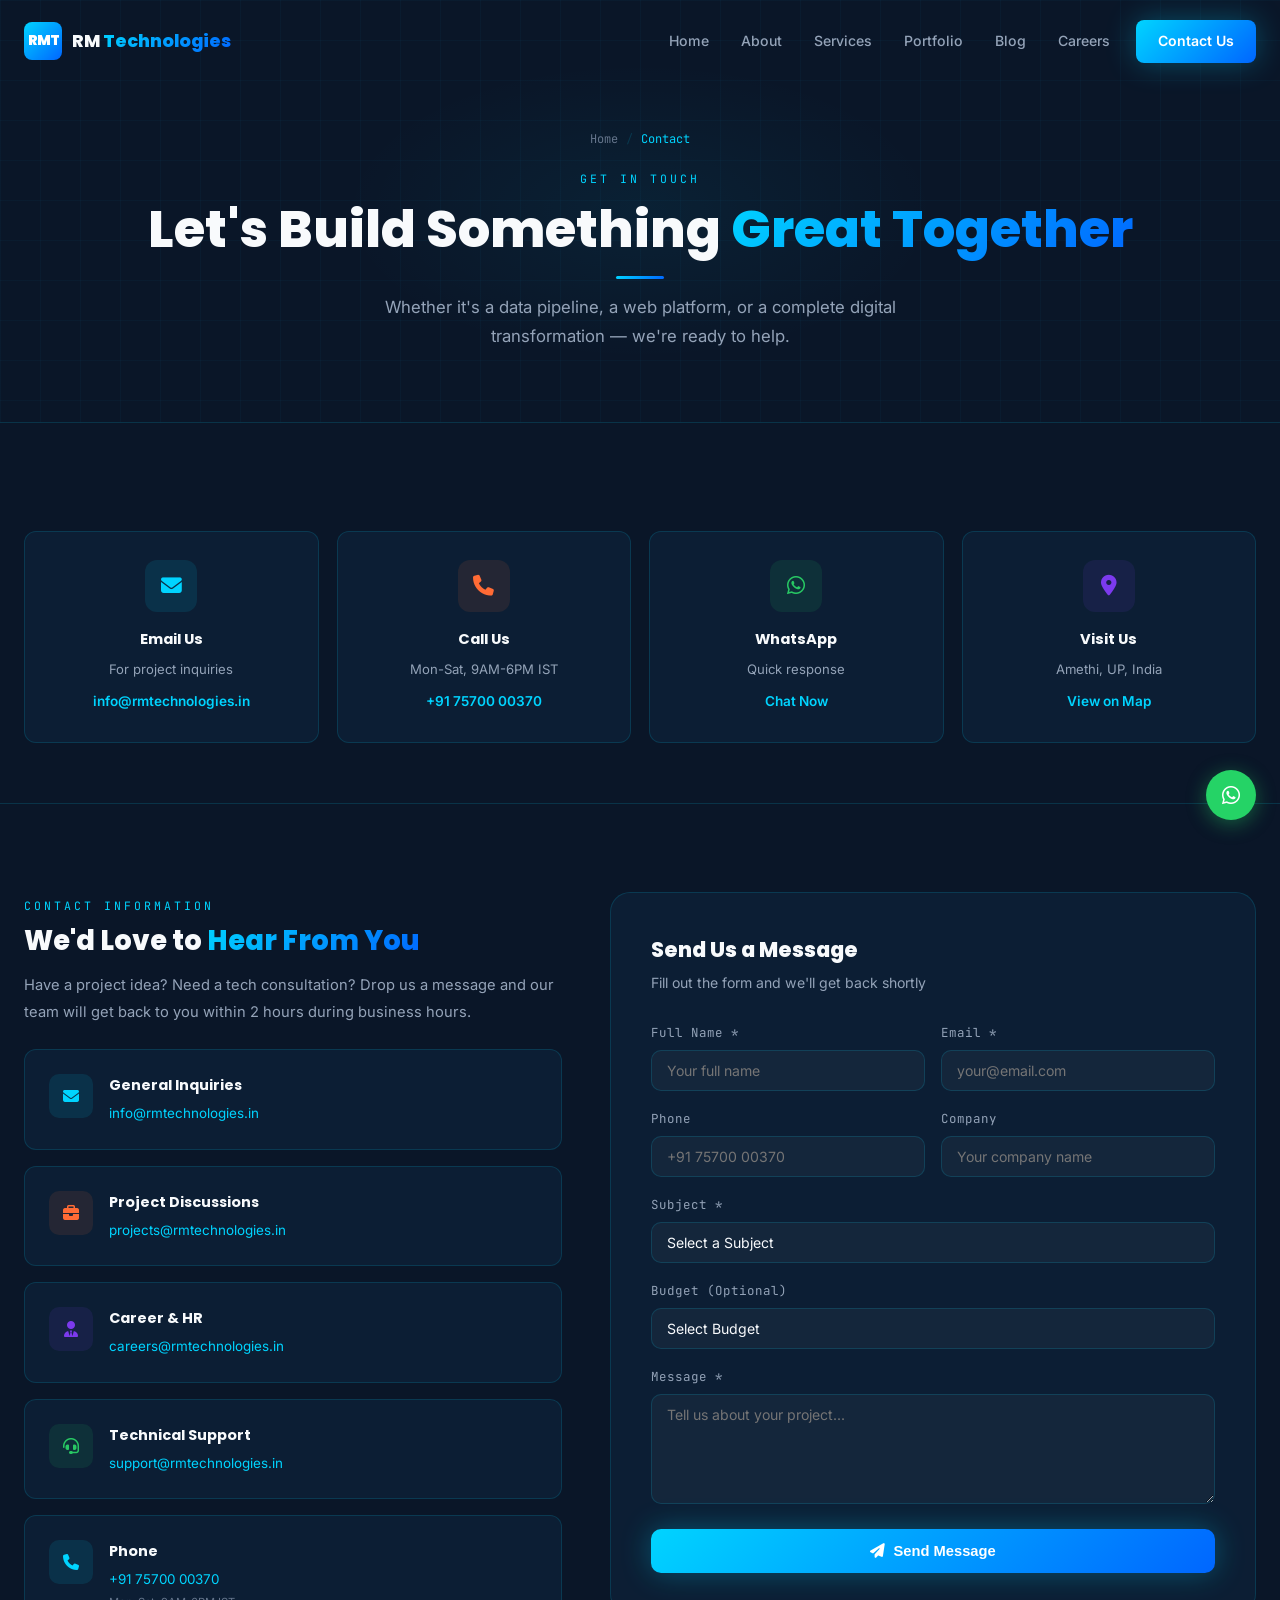
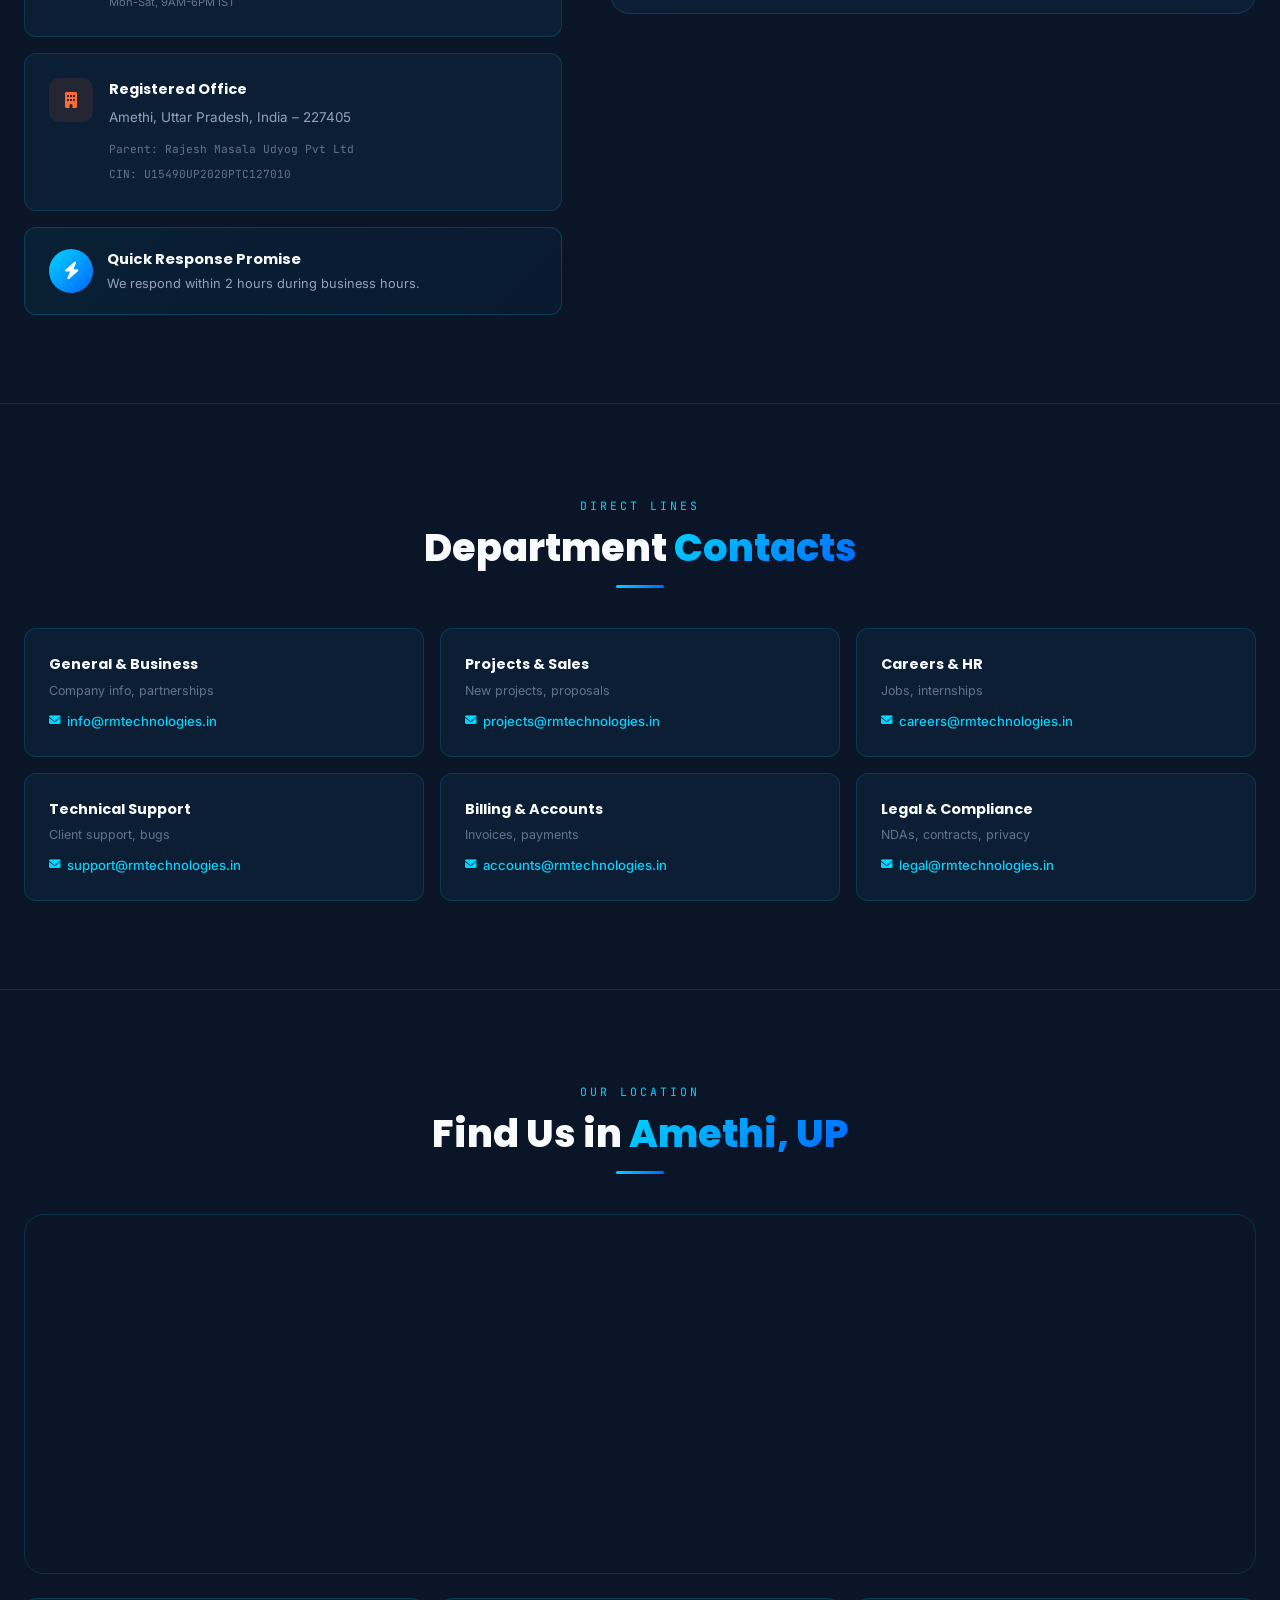
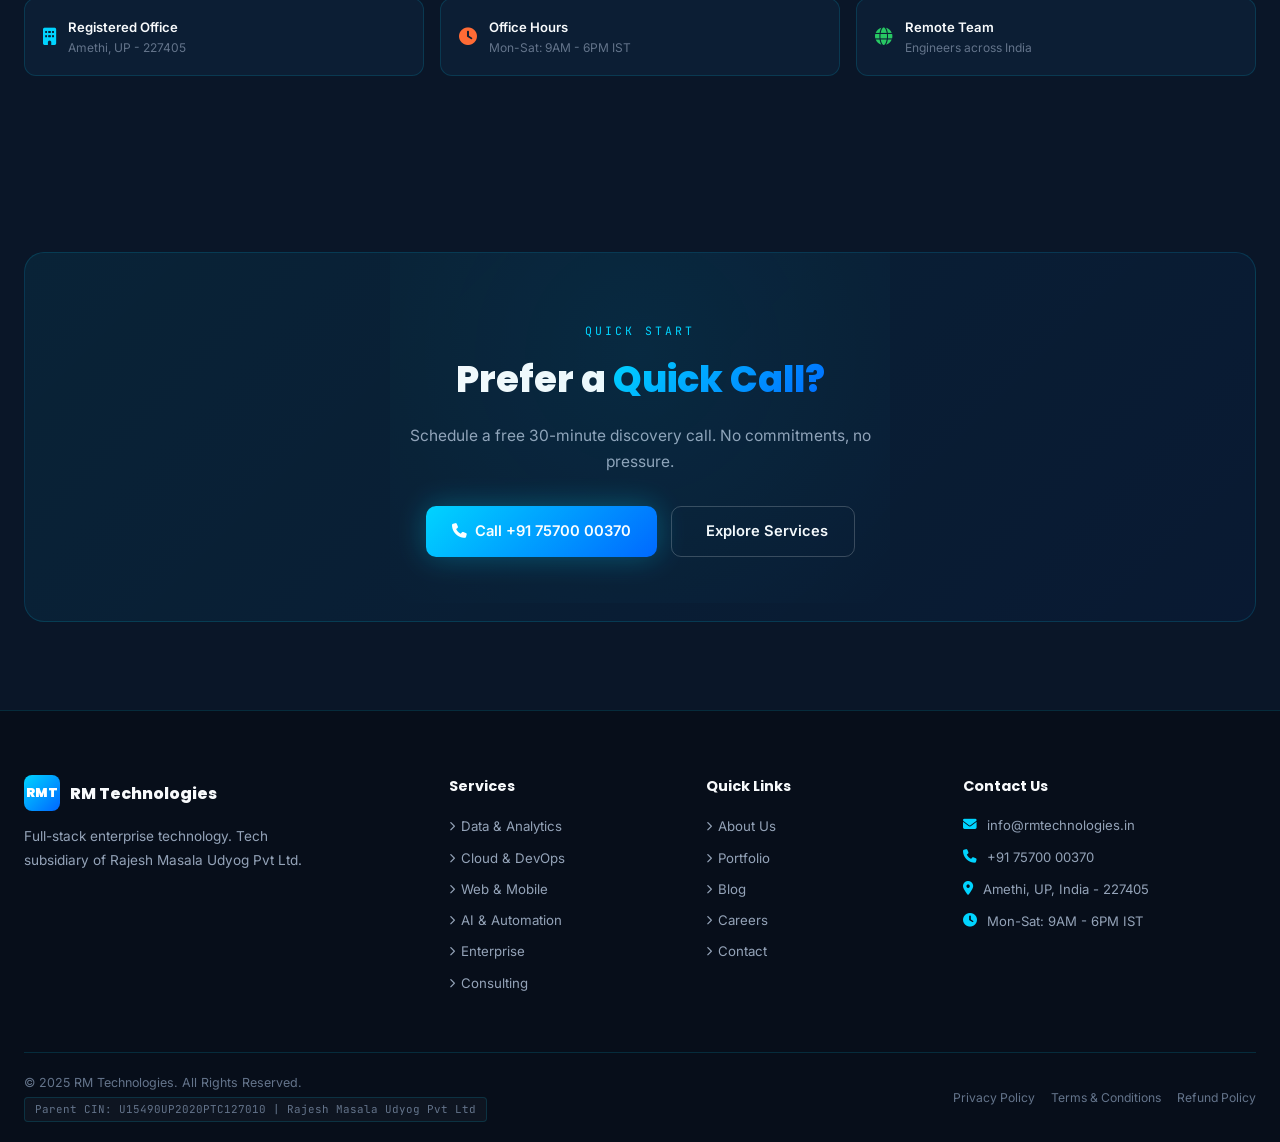
<file: contact.html>
<!DOCTYPE html>
<html lang="en">
<head>
  <meta charset="UTF-8">
  <meta name="viewport" content="width=device-width, initial-scale=1.0">
  <meta name="description" content="Contact RM Technologies for enterprise tech solutions, project inquiries and partnerships.">
  <title>Contact Us | RM Technologies</title>
  <link rel="stylesheet" href="https://cdnjs.cloudflare.com/ajax/libs/font-awesome/6.5.0/css/all.min.css">
  <link rel="stylesheet" href="https://unpkg.com/aos@2.3.1/dist/aos.css">
  <link rel="stylesheet" href="css/style.css">
</head>
<body>

<div id="loader"><div class="loader-content"><div class="loader-logo">RMT</div><div class="loader-bar"><div class="loader-bar-fill"></div></div><div class="loader-text">LOADING...</div></div></div>

<nav class="navbar" id="navbar">
  <div class="nav-container">
    <a href="index.html" class="nav-logo"><div class="nav-logo-box">RMT</div><span class="nav-logo-text">RM <span>Technologies</span></span></a>
    <div class="nav-links">
      <a href="index.html">Home</a>
      <a href="about.html">About</a>
      <a href="services.html">Services</a>
      <a href="portfolio.html">Portfolio</a>
      <a href="blog.html">Blog</a>
      <a href="careers.html">Careers</a>
      <a href="contact.html" class="nav-cta active">Contact Us</a>
    </div>
    <button class="hamburger" id="hamburger" aria-label="Menu"><span></span><span></span><span></span></button>
  </div>
</nav>

<div class="mobile-nav" id="mobileNav">
  <a href="index.html">Home</a>
  <a href="about.html">About</a>
  <a href="services.html">Services</a>
  <a href="portfolio.html">Portfolio</a>
  <a href="blog.html">Blog</a>
  <a href="careers.html">Careers</a>
  <a href="contact.html">Contact Us</a>
</div>

<section class="page-hero">
  <div class="page-hero-grid"></div>
  <div class="page-hero-glow"></div>
  <div class="container" style="position:relative;z-index:2;">
    <div class="breadcrumb">
      <a href="index.html">Home</a>
      <span class="sep">/</span>
      <span class="current">Contact</span>
    </div>
    <span class="section-tag">Get In Touch</span>
    <h1 class="section-title" style="font-size:clamp(2rem,4vw,3.2rem);margin-bottom:16px;">
      Let's Build Something <span class="gradient-text">Great Together</span>
    </h1>
    <div class="divider"></div>
    <p class="section-sub" style="margin:0 auto;font-size:1.05rem;">
      Whether it's a data pipeline, a web platform, or a complete digital transformation — we're ready to help.
    </p>
  </div>
</section>

<section class="section-sm">
  <div class="container">
    <div style="display:grid;grid-template-columns:repeat(4,1fr);gap:18px;margin-top:48px;">
      <div style="background:var(--card-bg);border:1px solid var(--border);border-radius:var(--radius);padding:28px 20px;text-align:center;transition:var(--transition);" data-aos="fade-up" data-aos-delay="50">
        <div style="width:52px;height:52px;border-radius:var(--radius);display:flex;align-items:center;justify-content:center;font-size:1.3rem;margin:0 auto 16px;background:rgba(0,212,255,0.1);color:var(--accent-blue);"><i class="fa-solid fa-envelope"></i></div>
        <h4 style="font-family:var(--font-heading);font-size:0.92rem;font-weight:700;margin-bottom:8px;">Email Us</h4>
        <p style="font-size:0.82rem;color:var(--text-secondary);line-height:1.6;margin-bottom:8px;">For project inquiries</p>
        <a href="mailto:info@rmtechnologies.in" style="color:var(--accent-blue);font-size:0.85rem;font-weight:600;">info@rmtechnologies.in</a>
      </div>
      <div style="background:var(--card-bg);border:1px solid var(--border);border-radius:var(--radius);padding:28px 20px;text-align:center;transition:var(--transition);" data-aos="fade-up" data-aos-delay="100">
        <div style="width:52px;height:52px;border-radius:var(--radius);display:flex;align-items:center;justify-content:center;font-size:1.3rem;margin:0 auto 16px;background:rgba(255,107,53,0.1);color:var(--accent-orange);"><i class="fa-solid fa-phone"></i></div>
        <h4 style="font-family:var(--font-heading);font-size:0.92rem;font-weight:700;margin-bottom:8px;">Call Us</h4>
        <p style="font-size:0.82rem;color:var(--text-secondary);line-height:1.6;margin-bottom:8px;">Mon-Sat, 9AM-6PM IST</p>
        <a href="tel:+917570000370" style="color:var(--accent-blue);font-size:0.85rem;font-weight:600;">+91 75700 00370</a>
      </div>
      <div style="background:var(--card-bg);border:1px solid var(--border);border-radius:var(--radius);padding:28px 20px;text-align:center;transition:var(--transition);" data-aos="fade-up" data-aos-delay="150">
        <div style="width:52px;height:52px;border-radius:var(--radius);display:flex;align-items:center;justify-content:center;font-size:1.3rem;margin:0 auto 16px;background:rgba(40,200,100,0.1);color:#28C864;"><i class="fa-brands fa-whatsapp"></i></div>
        <h4 style="font-family:var(--font-heading);font-size:0.92rem;font-weight:700;margin-bottom:8px;">WhatsApp</h4>
        <p style="font-size:0.82rem;color:var(--text-secondary);line-height:1.6;margin-bottom:8px;">Quick response</p>
        <a href="https://wa.me/917570000370" target="_blank" style="color:var(--accent-blue);font-size:0.85rem;font-weight:600;">Chat Now</a>
      </div>
      <div style="background:var(--card-bg);border:1px solid var(--border);border-radius:var(--radius);padding:28px 20px;text-align:center;transition:var(--transition);" data-aos="fade-up" data-aos-delay="200">
        <div style="width:52px;height:52px;border-radius:var(--radius);display:flex;align-items:center;justify-content:center;font-size:1.3rem;margin:0 auto 16px;background:rgba(124,58,237,0.1);color:var(--accent-purple);"><i class="fa-solid fa-location-dot"></i></div>
        <h4 style="font-family:var(--font-heading);font-size:0.92rem;font-weight:700;margin-bottom:8px;">Visit Us</h4>
        <p style="font-size:0.82rem;color:var(--text-secondary);line-height:1.6;margin-bottom:8px;">Amethi, UP, India</p>
        <a href="#map" style="color:var(--accent-blue);font-size:0.85rem;font-weight:600;">View on Map</a>
      </div>
    </div>
  </div>
</section>

<hr class="section-divider">

<section class="section">
  <div class="container">
    <div style="display:grid;grid-template-columns:1fr 1.2fr;gap:48px;align-items:start;">
      <div data-aos="fade-right">
        <span class="section-tag">Contact Information</span>
        <h2 class="section-title" style="font-size:1.7rem;">We'd Love to <span class="gradient-text">Hear From You</span></h2>
        <div class="divider-left"></div>
        <p style="color:var(--text-secondary);font-size:0.92rem;line-height:1.8;margin-bottom:24px;">Have a project idea? Need a tech consultation? Drop us a message and our team will get back to you within 2 hours during business hours.</p>

        <div style="background:var(--card-bg);border:1px solid var(--border);border-radius:var(--radius);padding:24px;display:flex;align-items:flex-start;gap:16px;margin-bottom:16px;">
          <div style="width:44px;height:44px;border-radius:10px;display:flex;align-items:center;justify-content:center;font-size:1rem;flex-shrink:0;background:rgba(0,212,255,0.1);color:var(--accent-blue);"><i class="fa-solid fa-envelope"></i></div>
          <div><h4 style="font-family:var(--font-heading);font-size:0.9rem;font-weight:700;margin-bottom:6px;">General Inquiries</h4><p style="font-size:0.84rem;color:var(--text-secondary);"><a href="mailto:info@rmtechnologies.in" style="color:var(--accent-blue);">info@rmtechnologies.in</a></p></div>
        </div>

        <div style="background:var(--card-bg);border:1px solid var(--border);border-radius:var(--radius);padding:24px;display:flex;align-items:flex-start;gap:16px;margin-bottom:16px;">
          <div style="width:44px;height:44px;border-radius:10px;display:flex;align-items:center;justify-content:center;font-size:1rem;flex-shrink:0;background:rgba(255,107,53,0.1);color:var(--accent-orange);"><i class="fa-solid fa-briefcase"></i></div>
          <div><h4 style="font-family:var(--font-heading);font-size:0.9rem;font-weight:700;margin-bottom:6px;">Project Discussions</h4><p style="font-size:0.84rem;color:var(--text-secondary);"><a href="mailto:projects@rmtechnologies.in" style="color:var(--accent-blue);">projects@rmtechnologies.in</a></p></div>
        </div>

        <div style="background:var(--card-bg);border:1px solid var(--border);border-radius:var(--radius);padding:24px;display:flex;align-items:flex-start;gap:16px;margin-bottom:16px;">
          <div style="width:44px;height:44px;border-radius:10px;display:flex;align-items:center;justify-content:center;font-size:1rem;flex-shrink:0;background:rgba(124,58,237,0.1);color:var(--accent-purple);"><i class="fa-solid fa-user-tie"></i></div>
          <div><h4 style="font-family:var(--font-heading);font-size:0.9rem;font-weight:700;margin-bottom:6px;">Career & HR</h4><p style="font-size:0.84rem;color:var(--text-secondary);"><a href="mailto:careers@rmtechnologies.in" style="color:var(--accent-blue);">careers@rmtechnologies.in</a></p></div>
        </div>

        <div style="background:var(--card-bg);border:1px solid var(--border);border-radius:var(--radius);padding:24px;display:flex;align-items:flex-start;gap:16px;margin-bottom:16px;">
          <div style="width:44px;height:44px;border-radius:10px;display:flex;align-items:center;justify-content:center;font-size:1rem;flex-shrink:0;background:rgba(40,200,100,0.1);color:#28C864;"><i class="fa-solid fa-headset"></i></div>
          <div><h4 style="font-family:var(--font-heading);font-size:0.9rem;font-weight:700;margin-bottom:6px;">Technical Support</h4><p style="font-size:0.84rem;color:var(--text-secondary);"><a href="mailto:support@rmtechnologies.in" style="color:var(--accent-blue);">support@rmtechnologies.in</a></p></div>
        </div>

        <div style="background:var(--card-bg);border:1px solid var(--border);border-radius:var(--radius);padding:24px;display:flex;align-items:flex-start;gap:16px;margin-bottom:16px;">
          <div style="width:44px;height:44px;border-radius:10px;display:flex;align-items:center;justify-content:center;font-size:1rem;flex-shrink:0;background:rgba(0,212,255,0.1);color:var(--accent-blue);"><i class="fa-solid fa-phone"></i></div>
          <div><h4 style="font-family:var(--font-heading);font-size:0.9rem;font-weight:700;margin-bottom:6px;">Phone</h4><p style="font-size:0.84rem;color:var(--text-secondary);"><a href="tel:+917570000370" style="color:var(--accent-blue);">+91 75700 00370</a><br><small style="color:var(--text-muted);">Mon-Sat, 9AM-6PM IST</small></p></div>
        </div>

        <div style="background:var(--card-bg);border:1px solid var(--border);border-radius:var(--radius);padding:24px;display:flex;align-items:flex-start;gap:16px;margin-bottom:16px;">
          <div style="width:44px;height:44px;border-radius:10px;display:flex;align-items:center;justify-content:center;font-size:1rem;flex-shrink:0;background:rgba(255,107,53,0.1);color:var(--accent-orange);"><i class="fa-solid fa-building"></i></div>
          <div><h4 style="font-family:var(--font-heading);font-size:0.9rem;font-weight:700;margin-bottom:6px;">Registered Office</h4><p style="font-size:0.84rem;color:var(--text-secondary);">Amethi, Uttar Pradesh, India – 227405</p><p style="margin-top:6px;"><small style="color:var(--text-muted);font-family:var(--font-mono);font-size:0.7rem;">Parent: Rajesh Masala Udyog Pvt Ltd<br>CIN: U15490UP2020PTC127010</small></p></div>
        </div>

        <div style="background:linear-gradient(135deg,rgba(0,212,255,0.06),rgba(0,102,255,0.04));border:1px solid rgba(0,212,255,0.2);border-radius:var(--radius);padding:20px 24px;display:flex;align-items:center;gap:14px;">
          <div style="width:44px;height:44px;background:var(--gradient-main);border-radius:50%;display:flex;align-items:center;justify-content:center;font-size:1.1rem;color:white;flex-shrink:0;"><i class="fa-solid fa-bolt"></i></div>
          <div><h4 style="font-family:var(--font-heading);font-size:0.92rem;font-weight:700;margin-bottom:2px;">Quick Response Promise</h4><p style="font-size:0.8rem;color:var(--text-secondary);">We respond within 2 hours during business hours.</p></div>
        </div>
      </div>

      <div style="background:var(--card-bg);border:1px solid var(--border);border-radius:var(--radius-lg);padding:40px;" data-aos="fade-left">
        <h3 style="font-family:var(--font-heading);font-size:1.3rem;font-weight:800;margin-bottom:6px;">Send Us a Message</h3>
        <p style="font-size:0.88rem;color:var(--text-secondary);margin-bottom:28px;">Fill out the form and we'll get back shortly</p>
        <form id="contactForm" action="https://formspree.io/f/xkoaqjdb" method="POST">
          <div class="form-row">
            <div class="form-group"><label>Full Name *</label><input type="text" name="name" required placeholder="Your full name"></div>
            <div class="form-group"><label>Email *</label><input type="email" name="email" required placeholder="your@email.com"></div>
          </div>
          <div class="form-row">
            <div class="form-group"><label>Phone</label><input type="tel" name="phone" placeholder="+91 75700 00370"></div>
            <div class="form-group"><label>Company</label><input type="text" name="company" placeholder="Your company name"></div>
          </div>
          <div class="form-group">
            <label>Subject *</label>
            <select name="subject" required>
              <option value="">Select a Subject</option>
              <option value="Project Inquiry">Project Inquiry</option>
              <option value="Data Engineering">Data Engineering</option>
              <option value="Web Development">Web / Mobile Development</option>
              <option value="AI/ML Solutions">AI / ML Solutions</option>
              <option value="Cloud DevOps">Cloud & DevOps</option>
              <option value="Staff Augmentation">Staff Augmentation</option>
              <option value="Partnership">Partnership</option>
              <option value="Career Inquiry">Career Inquiry</option>
              <option value="Technical Support">Technical Support</option>
              <option value="General Inquiry">General Inquiry</option>
            </select>
          </div>
          <div class="form-group">
            <label>Budget (Optional)</label>
            <select name="budget">
              <option value="">Select Budget</option>
              <option value="Under 5L">Under 5 Lakhs</option>
              <option value="5L-15L">5 - 15 Lakhs</option>
              <option value="15L-50L">15 - 50 Lakhs</option>
              <option value="50L-1Cr">50L - 1 Crore</option>
              <option value="Above 1Cr">Above 1 Crore</option>
              <option value="Not Sure">Not Sure</option>
            </select>
          </div>
          <div class="form-group"><label>Message *</label><textarea name="message" rows="5" required placeholder="Tell us about your project..."></textarea></div>
          <button type="submit" class="btn-primary" style="width:100%;justify-content:center;padding:14px;"><i class="fa-solid fa-paper-plane"></i> Send Message</button>
          <div class="form-msg" id="formSuccess"><i class="fa-solid fa-check-circle"></i> Message sent! We will respond within 2 hours.</div>
          <div class="form-msg" id="formError"><i class="fa-solid fa-exclamation-circle"></i> Error! Please email info@rmtechnologies.in</div>
        </form>
      </div>
    </div>
  </div>
</section>

<hr class="section-divider">

<section class="section">
  <div class="container">
    <div class="text-center" data-aos="fade-up">
      <span class="section-tag">Direct Lines</span>
      <h2 class="section-title">Department <span class="gradient-text">Contacts</span></h2>
      <div class="divider"></div>
    </div>
    <div style="display:grid;grid-template-columns:repeat(3,1fr);gap:16px;margin-top:40px;">
      <div style="background:var(--card-bg);border:1px solid var(--border);border-radius:var(--radius);padding:24px;" data-aos="fade-up" data-aos-delay="50">
        <h4 style="font-family:var(--font-heading);font-size:0.9rem;font-weight:700;margin-bottom:4px;">General & Business</h4>
        <p style="font-size:0.78rem;color:var(--text-muted);margin-bottom:10px;">Company info, partnerships</p>
        <a href="mailto:info@rmtechnologies.in" style="display:flex;align-items:center;gap:6px;font-size:0.82rem;color:var(--accent-blue);font-weight:500;"><i class="fa-solid fa-envelope" style="font-size:0.72rem;"></i> info@rmtechnologies.in</a>
      </div>
      <div style="background:var(--card-bg);border:1px solid var(--border);border-radius:var(--radius);padding:24px;" data-aos="fade-up" data-aos-delay="100">
        <h4 style="font-family:var(--font-heading);font-size:0.9rem;font-weight:700;margin-bottom:4px;">Projects & Sales</h4>
        <p style="font-size:0.78rem;color:var(--text-muted);margin-bottom:10px;">New projects, proposals</p>
        <a href="mailto:projects@rmtechnologies.in" style="display:flex;align-items:center;gap:6px;font-size:0.82rem;color:var(--accent-blue);font-weight:500;"><i class="fa-solid fa-envelope" style="font-size:0.72rem;"></i> projects@rmtechnologies.in</a>
      </div>
      <div style="background:var(--card-bg);border:1px solid var(--border);border-radius:var(--radius);padding:24px;" data-aos="fade-up" data-aos-delay="150">
        <h4 style="font-family:var(--font-heading);font-size:0.9rem;font-weight:700;margin-bottom:4px;">Careers & HR</h4>
        <p style="font-size:0.78rem;color:var(--text-muted);margin-bottom:10px;">Jobs, internships</p>
        <a href="mailto:careers@rmtechnologies.in" style="display:flex;align-items:center;gap:6px;font-size:0.82rem;color:var(--accent-blue);font-weight:500;"><i class="fa-solid fa-envelope" style="font-size:0.72rem;"></i> careers@rmtechnologies.in</a>
      </div>
      <div style="background:var(--card-bg);border:1px solid var(--border);border-radius:var(--radius);padding:24px;" data-aos="fade-up" data-aos-delay="50">
        <h4 style="font-family:var(--font-heading);font-size:0.9rem;font-weight:700;margin-bottom:4px;">Technical Support</h4>
        <p style="font-size:0.78rem;color:var(--text-muted);margin-bottom:10px;">Client support, bugs</p>
        <a href="mailto:support@rmtechnologies.in" style="display:flex;align-items:center;gap:6px;font-size:0.82rem;color:var(--accent-blue);font-weight:500;"><i class="fa-solid fa-envelope" style="font-size:0.72rem;"></i> support@rmtechnologies.in</a>
      </div>
      <div style="background:var(--card-bg);border:1px solid var(--border);border-radius:var(--radius);padding:24px;" data-aos="fade-up" data-aos-delay="100">
        <h4 style="font-family:var(--font-heading);font-size:0.9rem;font-weight:700;margin-bottom:4px;">Billing & Accounts</h4>
        <p style="font-size:0.78rem;color:var(--text-muted);margin-bottom:10px;">Invoices, payments</p>
        <a href="mailto:accounts@rmtechnologies.in" style="display:flex;align-items:center;gap:6px;font-size:0.82rem;color:var(--accent-blue);font-weight:500;"><i class="fa-solid fa-envelope" style="font-size:0.72rem;"></i> accounts@rmtechnologies.in</a>
      </div>
      <div style="background:var(--card-bg);border:1px solid var(--border);border-radius:var(--radius);padding:24px;" data-aos="fade-up" data-aos-delay="150">
        <h4 style="font-family:var(--font-heading);font-size:0.9rem;font-weight:700;margin-bottom:4px;">Legal & Compliance</h4>
        <p style="font-size:0.78rem;color:var(--text-muted);margin-bottom:10px;">NDAs, contracts, privacy</p>
        <a href="mailto:legal@rmtechnologies.in" style="display:flex;align-items:center;gap:6px;font-size:0.82rem;color:var(--accent-blue);font-weight:500;"><i class="fa-solid fa-envelope" style="font-size:0.72rem;"></i> legal@rmtechnologies.in</a>
      </div>
    </div>
  </div>
</section>

<hr class="section-divider">

<section class="section" id="map">
  <div class="container">
    <div class="text-center" data-aos="fade-up">
      <span class="section-tag">Our Location</span>
      <h2 class="section-title">Find Us in <span class="gradient-text">Amethi, UP</span></h2>
      <div class="divider"></div>
    </div>
    <div style="border-radius:var(--radius-lg);overflow:hidden;border:1px solid var(--border);margin-top:40px;" data-aos="fade-up">
      <iframe src="https://www.google.com/maps/embed?pb=!1m18!1m12!1m3!1d113927.69831018536!2d81.58!3d26.15!2m3!1f0!2f0!3f0!3m2!1i1024!2i768!4f13.1!3m3!1m2!1s0x399a05f0f4e0e1e3%3A0x2e3e1e8a0d8f8f0!2sAmethi%2C%20Uttar%20Pradesh!5e0!3m2!1sen!2sin!4v1700000000000!5m2!1sen!2sin" style="width:100%;height:350px;border:none;filter:invert(90%) hue-rotate(180deg) brightness(0.9) contrast(1.2);" allowfullscreen="" loading="lazy"></iframe>
    </div>
    <div style="display:grid;grid-template-columns:1fr 1fr 1fr;gap:16px;margin-top:24px;" data-aos="fade-up">
      <div style="background:var(--card-bg);border:1px solid var(--border);border-radius:var(--radius);padding:18px;display:flex;align-items:center;gap:12px;">
        <i class="fa-solid fa-building" style="color:var(--accent-blue);font-size:1.1rem;"></i>
        <div><div style="font-size:0.82rem;font-weight:600;">Registered Office</div><div style="font-size:0.75rem;color:var(--text-muted);">Amethi, UP - 227405</div></div>
      </div>
      <div style="background:var(--card-bg);border:1px solid var(--border);border-radius:var(--radius);padding:18px;display:flex;align-items:center;gap:12px;">
        <i class="fa-solid fa-clock" style="color:var(--accent-orange);font-size:1.1rem;"></i>
        <div><div style="font-size:0.82rem;font-weight:600;">Office Hours</div><div style="font-size:0.75rem;color:var(--text-muted);">Mon-Sat: 9AM - 6PM IST</div></div>
      </div>
      <div style="background:var(--card-bg);border:1px solid var(--border);border-radius:var(--radius);padding:18px;display:flex;align-items:center;gap:12px;">
        <i class="fa-solid fa-globe" style="color:#28C864;font-size:1.1rem;"></i>
        <div><div style="font-size:0.82rem;font-weight:600;">Remote Team</div><div style="font-size:0.75rem;color:var(--text-muted);">Engineers across India</div></div>
      </div>
    </div>
  </div>
</section>

<section class="section">
  <div class="container">
    <div class="cta-box" data-aos="fade-up">
      <span class="section-tag">Quick Start</span>
      <h2>Prefer a <span class="gradient-text">Quick Call?</span></h2>
      <p>Schedule a free 30-minute discovery call. No commitments, no pressure.</p>
      <div class="cta-btns">
        <a href="tel:+917570000370" class="btn-primary"><i class="fa-solid fa-phone"></i> Call +91 75700 00370</a>
        <a href="services.html" class="btn-secondary"><i class="fa-solid fa-grid-2"></i> Explore Services</a>
      </div>
    </div>
  </div>
</section>

<footer>
  <div class="container">
    <div class="footer-grid">
      <div class="footer-brand">
        <div class="footer-brand-logo"><div class="footer-logo-box">RMT</div><span class="footer-logo-name">RM Technologies</span></div>
        <p>Full-stack enterprise technology. Tech subsidiary of Rajesh Masala Udyog Pvt Ltd.</p>
      </div>
      <div class="footer-col">
        <h5>Services</h5>
        <ul>
          <li><a href="services.html#data"><i class="fa-solid fa-chevron-right" style="font-size:0.6rem;"></i> Data & Analytics</a></li>
          <li><a href="services.html#cloud"><i class="fa-solid fa-chevron-right" style="font-size:0.6rem;"></i> Cloud & DevOps</a></li>
          <li><a href="services.html#web"><i class="fa-solid fa-chevron-right" style="font-size:0.6rem;"></i> Web & Mobile</a></li>
          <li><a href="services.html#ai"><i class="fa-solid fa-chevron-right" style="font-size:0.6rem;"></i> AI & Automation</a></li>
          <li><a href="services.html#enterprise"><i class="fa-solid fa-chevron-right" style="font-size:0.6rem;"></i> Enterprise</a></li>
          <li><a href="services.html#consulting"><i class="fa-solid fa-chevron-right" style="font-size:0.6rem;"></i> Consulting</a></li>
        </ul>
      </div>
      <div class="footer-col">
        <h5>Quick Links</h5>
        <ul>
          <li><a href="about.html"><i class="fa-solid fa-chevron-right" style="font-size:0.6rem;"></i> About Us</a></li>
          <li><a href="portfolio.html"><i class="fa-solid fa-chevron-right" style="font-size:0.6rem;"></i> Portfolio</a></li>
          <li><a href="blog.html"><i class="fa-solid fa-chevron-right" style="font-size:0.6rem;"></i> Blog</a></li>
          <li><a href="careers.html"><i class="fa-solid fa-chevron-right" style="font-size:0.6rem;"></i> Careers</a></li>
          <li><a href="contact.html"><i class="fa-solid fa-chevron-right" style="font-size:0.6rem;"></i> Contact</a></li>
        </ul>
      </div>
      <div class="footer-col">
        <h5>Contact Us</h5>
        <div class="footer-contact-row"><i class="fa-solid fa-envelope"></i><span><a href="mailto:info@rmtechnologies.in" style="color:var(--text-secondary);">info@rmtechnologies.in</a></span></div>
        <div class="footer-contact-row"><i class="fa-solid fa-phone"></i><span><a href="tel:+917570000370" style="color:var(--text-secondary);">+91 75700 00370</a></span></div>
        <div class="footer-contact-row"><i class="fa-solid fa-location-dot"></i><span>Amethi, UP, India - 227405</span></div>
        <div class="footer-contact-row"><i class="fa-solid fa-clock"></i><span>Mon-Sat: 9AM - 6PM IST</span></div>
      </div>
    </div>
    <div class="footer-bottom">
      <div class="footer-bottom-left">
        <p>© 2025 RM Technologies. All Rights Reserved.</p>
        <span class="footer-cin">Parent CIN: U15490UP2020PTC127010 | Rajesh Masala Udyog Pvt Ltd</span>
      </div>
      <div class="footer-bottom-right">
        <a href="privacy.html">Privacy Policy</a>
        <a href="terms.html">Terms & Conditions</a>
        <a href="refund.html">Refund Policy</a>
      </div>
    </div>
  </div>
</footer>

<a href="https://wa.me/917570000370" class="whatsapp-float" target="_blank"><i class="fa-brands fa-whatsapp"></i></a>
<button class="back-top" id="backTop"><i class="fa-solid fa-arrow-up"></i></button>

<script src="https://unpkg.com/aos@2.3.1/dist/aos.js"></script>
<script src="js/main.js"></script>
</body>
</html>
</file>
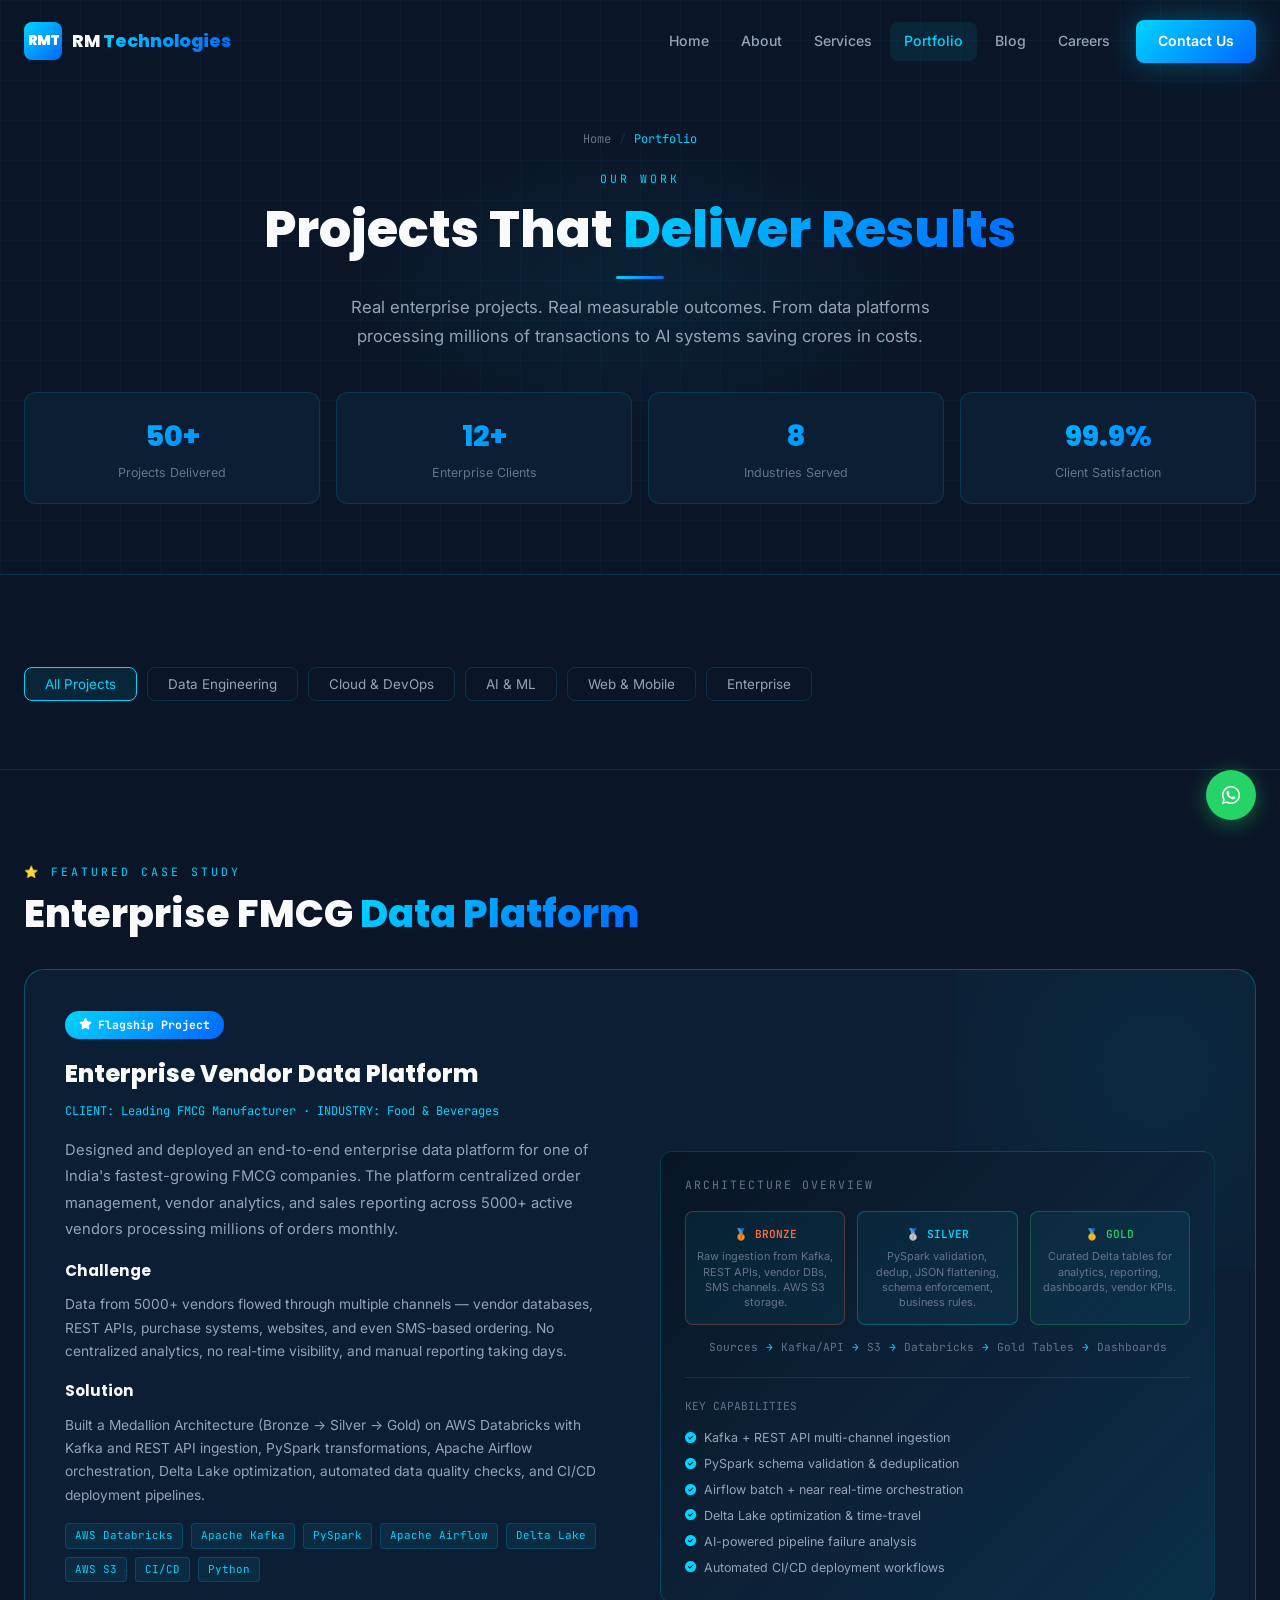
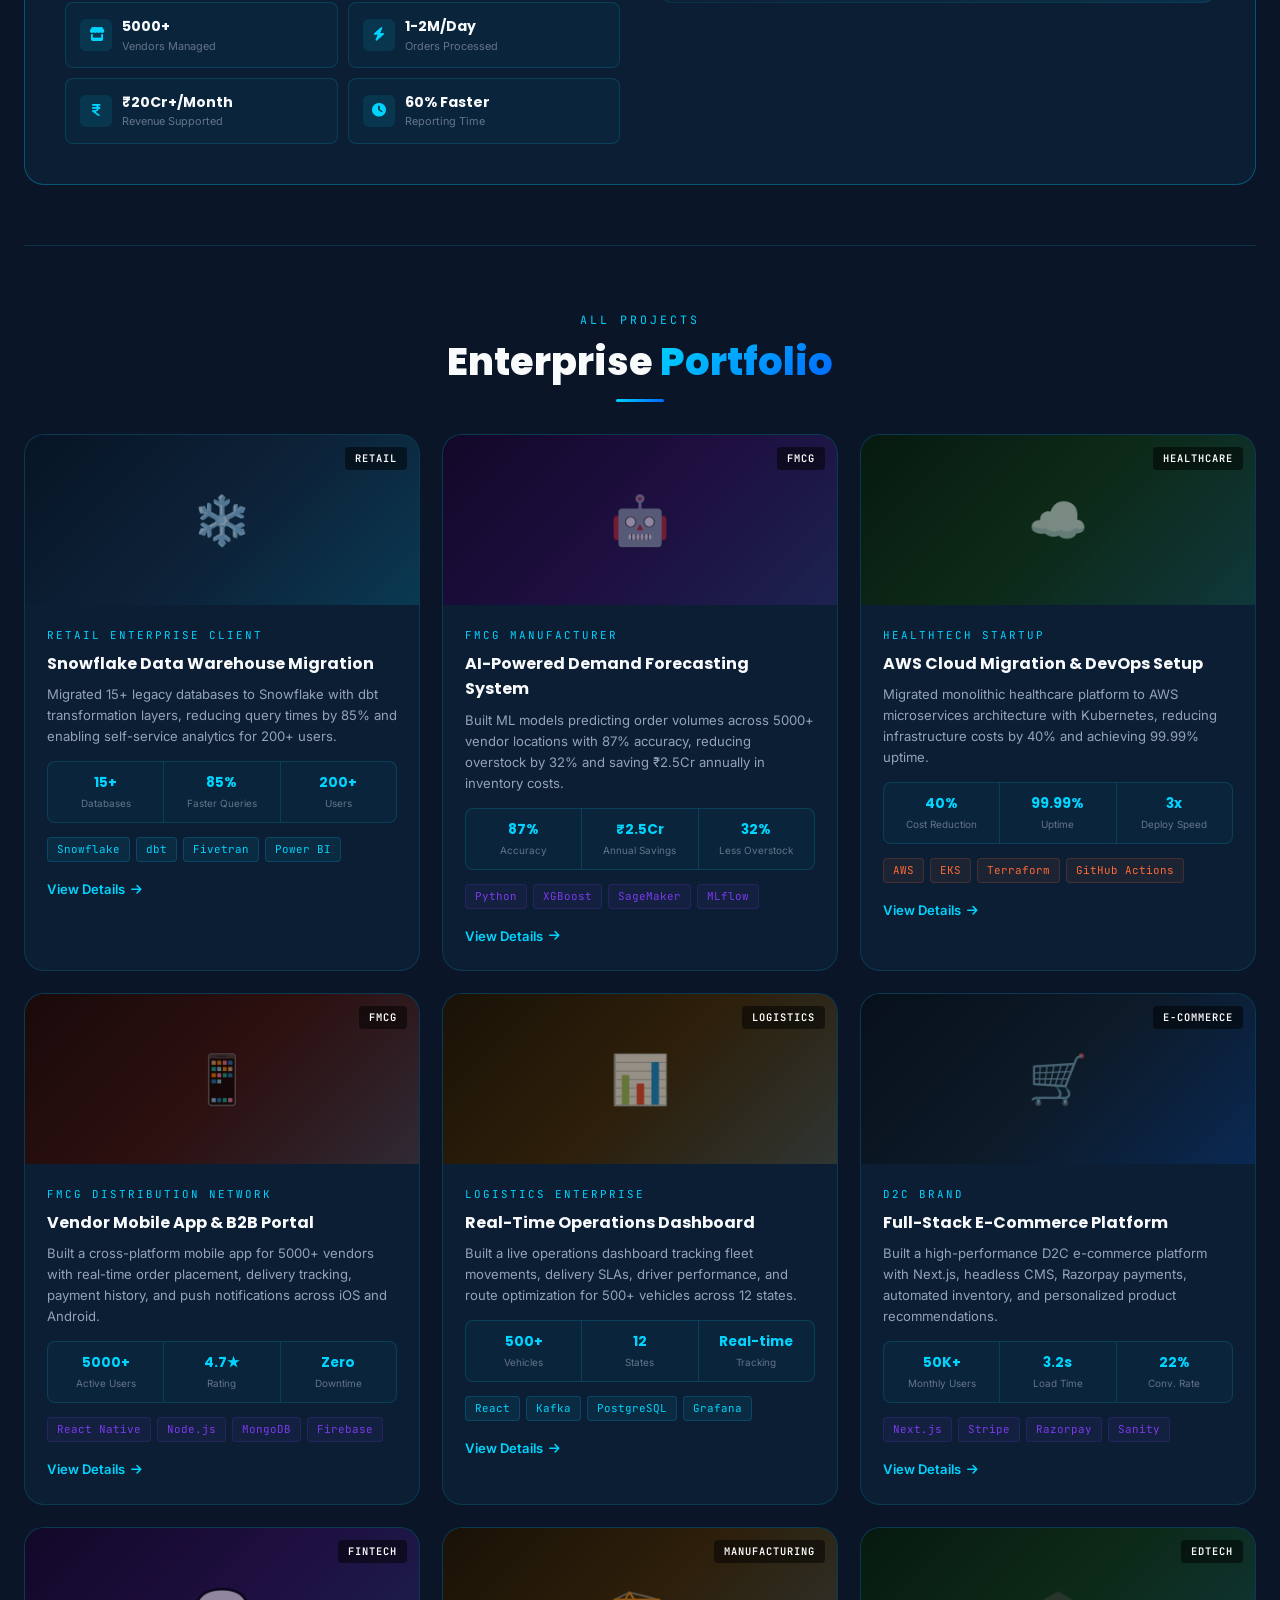
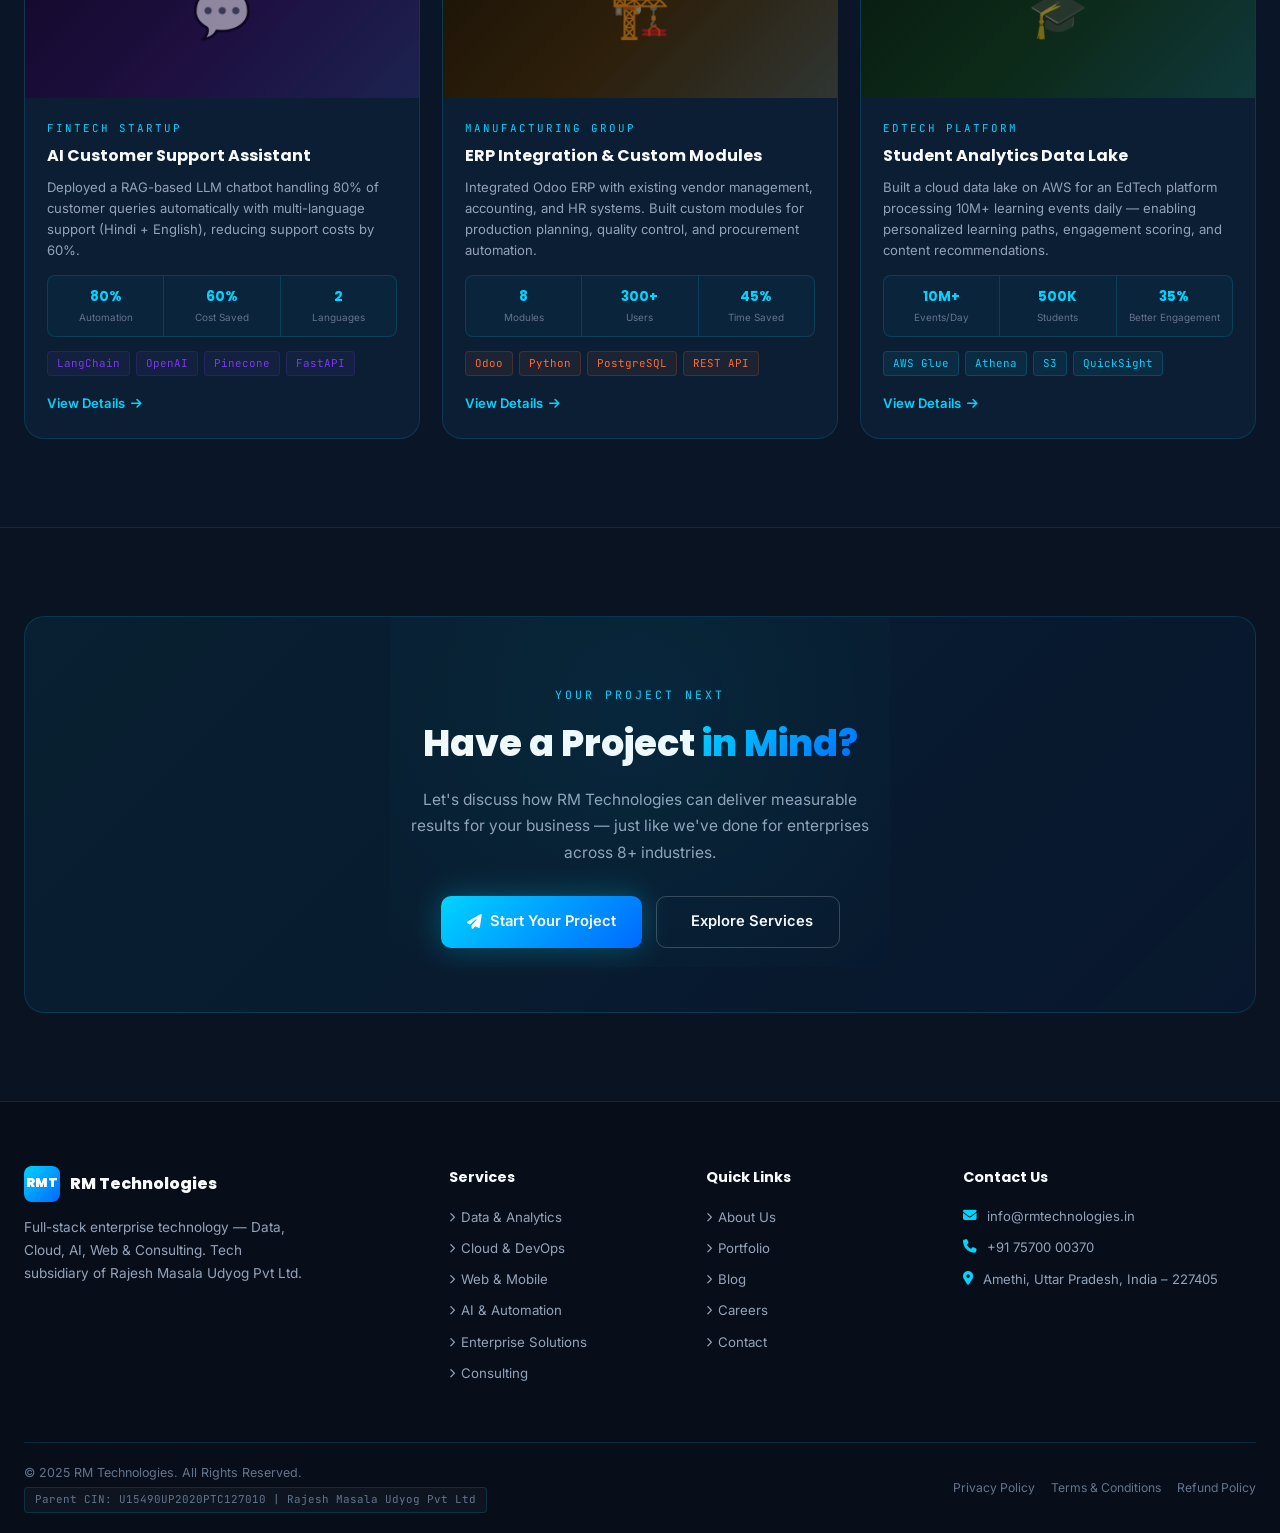
<file: portfolio.html>
<!DOCTYPE html>
<html lang="en">
<head>
  <meta charset="UTF-8">
  <meta name="viewport" content="width=device-width, initial-scale=1.0">
  <meta name="description" content="RM Technologies Portfolio - Enterprise projects across Data Engineering, Cloud, AI/ML, Web Development and Digital Transformation.">
  <title>Portfolio | RM Technologies</title>
  <link rel="stylesheet" href="https://cdnjs.cloudflare.com/ajax/libs/font-awesome/6.5.0/css/all.min.css">
  <link rel="stylesheet" href="https://unpkg.com/aos@2.3.1/dist/aos.css">
  <link rel="stylesheet" href="css/style.css">
  <style>
    .portfolio-stats {
      display: grid;
      grid-template-columns: repeat(4, 1fr);
      gap: 16px;
      margin-top: 40px;
    }
    .portfolio-stat {
      background: var(--card-bg);
      border: 1px solid var(--border);
      border-radius: var(--radius);
      padding: 20px;
      text-align: center;
    }
    .portfolio-stat-num {
      font-family: var(--font-heading);
      font-size: 1.8rem;
      font-weight: 800;
      background: var(--gradient-main);
      -webkit-background-clip: text;
      -webkit-text-fill-color: transparent;
    }
    .portfolio-stat-label {
      font-size: 0.78rem;
      color: var(--text-muted);
      margin-top: 4px;
    }

    .featured-project {
      display: grid;
      grid-template-columns: 1fr 1fr;
      gap: 40px;
      align-items: center;
      background: var(--card-bg);
      border: 1px solid rgba(0,212,255,0.3);
      border-radius: var(--radius-lg);
      padding: 40px;
      margin-bottom: 60px;
      position: relative;
      overflow: hidden;
    }
    .featured-project::before {
      content: '';
      position: absolute;
      top: -100px; right: -100px;
      width: 400px; height: 400px;
      background: radial-gradient(circle, rgba(0,212,255,0.06), transparent);
      pointer-events: none;
    }
    .fp-badge {
      display: inline-flex;
      align-items: center;
      gap: 6px;
      background: var(--gradient-main);
      color: white;
      font-size: 0.72rem;
      font-weight: 700;
      padding: 5px 14px;
      border-radius: 50px;
      font-family: var(--font-mono);
      margin-bottom: 16px;
    }
    .fp-visual {
      background: linear-gradient(135deg, #071525, #0D2137, rgba(0,212,255,0.1));
      border: 1px solid var(--border);
      border-radius: var(--radius);
      padding: 24px;
      position: relative;
    }
    .fp-arch {
      display: grid;
      grid-template-columns: 1fr 1fr 1fr;
      gap: 12px;
      text-align: center;
    }
    .arch-layer {
      background: rgba(0,212,255,0.06);
      border: 1px solid rgba(0,212,255,0.15);
      border-radius: 8px;
      padding: 14px 10px;
    }
    .arch-layer-name {
      font-family: var(--font-mono);
      font-size: 0.7rem;
      font-weight: 600;
      color: var(--accent-blue);
      margin-bottom: 6px;
    }
    .arch-layer-desc {
      font-size: 0.68rem;
      color: var(--text-muted);
      line-height: 1.4;
    }
    .fp-flow {
      display: flex;
      align-items: center;
      justify-content: center;
      gap: 8px;
      margin-top: 14px;
      font-family: var(--font-mono);
      font-size: 0.7rem;
      color: var(--text-muted);
    }
    .fp-flow-arrow { color: var(--accent-blue); }
    .fp-results-grid {
      display: grid;
      grid-template-columns: repeat(2, 1fr);
      gap: 10px;
      margin-top: 20px;
    }
    .fp-result {
      background: rgba(0,212,255,0.04);
      border: 1px solid var(--border);
      border-radius: 8px;
      padding: 12px 14px;
      display: flex;
      align-items: center;
      gap: 10px;
    }
    .fp-result-icon {
      width: 32px;
      height: 32px;
      border-radius: 6px;
      display: flex;
      align-items: center;
      justify-content: center;
      font-size: 0.85rem;
      flex-shrink: 0;
      background: rgba(0,212,255,0.1);
      color: var(--accent-blue);
    }
    .fp-result-val {
      font-family: var(--font-heading);
      font-weight: 700;
      font-size: 0.88rem;
    }
    .fp-result-key {
      font-size: 0.68rem;
      color: var(--text-muted);
    }

    /* Project Grid Cards */
    .portfolio-grid {
      display: grid;
      grid-template-columns: repeat(3, 1fr);
      gap: 22px;
      margin-top: 32px;
    }
    .pf-card {
      background: var(--card-bg);
      border: 1px solid var(--border);
      border-radius: var(--radius-lg);
      overflow: hidden;
      transition: var(--transition);
      display: block;
      color: inherit;
    }
    .pf-card:hover {
      transform: translateY(-8px);
      border-color: rgba(0,212,255,0.35);
      box-shadow: var(--shadow-card);
      color: inherit;
    }
    .pf-thumb {
      height: 170px;
      display: flex;
      align-items: center;
      justify-content: center;
      position: relative;
      overflow: hidden;
    }
    .pf-thumb-icon { font-size: 3rem; opacity: 0.5; }
    .pf-industry-badge {
      position: absolute;
      top: 12px; right: 12px;
      font-family: var(--font-mono);
      font-size: 0.65rem;
      font-weight: 600;
      padding: 3px 10px;
      border-radius: 4px;
      background: rgba(0,0,0,0.5);
      backdrop-filter: blur(4px);
      color: white;
      letter-spacing: 1px;
    }
    .pf-body { padding: 22px; }
    .pf-client {
      font-family: var(--font-mono);
      font-size: 0.68rem;
      color: var(--accent-blue);
      letter-spacing: 2px;
      text-transform: uppercase;
      margin-bottom: 6px;
    }
    .pf-card h3 {
      font-family: var(--font-heading);
      font-size: 1rem;
      font-weight: 700;
      margin-bottom: 8px;
    }
    .pf-card p {
      font-size: 0.82rem;
      color: var(--text-secondary);
      line-height: 1.6;
      margin-bottom: 14px;
    }
    .pf-metrics {
      display: flex;
      gap: 0;
      margin-bottom: 14px;
      background: rgba(0,212,255,0.04);
      border: 1px solid var(--border);
      border-radius: 8px;
      overflow: hidden;
    }
    .pf-metric {
      flex: 1;
      text-align: center;
      padding: 10px 6px;
      border-right: 1px solid var(--border);
    }
    .pf-metric:last-child { border-right: none; }
    .pf-metric-val {
      font-family: var(--font-heading);
      font-size: 0.85rem;
      font-weight: 700;
      color: var(--accent-blue);
    }
    .pf-metric-key {
      font-size: 0.62rem;
      color: var(--text-muted);
      margin-top: 2px;
    }
    .pf-link {
      display: inline-flex;
      align-items: center;
      gap: 6px;
      font-size: 0.82rem;
      font-weight: 600;
      color: var(--accent-blue);
      transition: var(--transition);
    }
    .pf-link:hover { gap: 10px; }
    .pf-link i { font-size: 0.75rem; transition: var(--transition); }

    @media(max-width: 1024px) {
      .featured-project { grid-template-columns: 1fr; }
      .portfolio-grid { grid-template-columns: repeat(2, 1fr); }
      .portfolio-stats { grid-template-columns: repeat(2, 1fr); }
    }
    @media(max-width: 768px) {
      .portfolio-grid { grid-template-columns: 1fr; }
    }
    @media(max-width: 480px) {
      .portfolio-stats { grid-template-columns: 1fr 1fr; }
    }
  </style>
</head>
<body>

<!-- LOADER -->
<div id="loader">
  <div class="loader-content">
    <div class="loader-logo">RMT</div>
    <div class="loader-bar"><div class="loader-bar-fill"></div></div>
    <div class="loader-text">LOADING...</div>
  </div>
</div>

<!-- NAVBAR -->
<nav class="navbar" id="navbar">
  <div class="nav-container">
    <a href="index.html" class="nav-logo">
      <div class="nav-logo-box">RMT</div>
      <span class="nav-logo-text">RM <span>Technologies</span></span>
    </a>
    <div class="nav-links">
      <a href="index.html">Home</a>
      <a href="about.html">About</a>
      <a href="services.html">Services</a>
      <a href="portfolio.html" class="active">Portfolio</a>
      <a href="blog.html">Blog</a>
      <a href="careers.html">Careers</a>
      <a href="contact.html" class="nav-cta">Contact Us</a>
    </div>
    <button class="hamburger" id="hamburger" aria-label="Menu">
      <span></span><span></span><span></span>
    </button>
  </div>
</nav>
<div class="mobile-nav" id="mobileNav">
  <a href="index.html">Home</a>
  <a href="about.html">About</a>
  <a href="services.html">Services</a>
  <a href="portfolio.html">Portfolio</a>
  <a href="blog.html">Blog</a>
  <a href="careers.html">Careers</a>
  <a href="contact.html">Contact Us</a>
</div>

<!-- PAGE HERO -->
<section class="page-hero">
  <div class="page-hero-grid"></div>
  <div class="page-hero-glow"></div>
  <div class="container" style="position:relative;z-index:2;">
    <div class="breadcrumb">
      <a href="index.html">Home</a>
      <span class="sep">/</span>
      <span class="current">Portfolio</span>
    </div>
    <span class="section-tag">Our Work</span>
    <h1 class="section-title" style="font-size:clamp(2rem,4vw,3.2rem);margin-bottom:16px;">
      Projects That <span class="gradient-text">Deliver Results</span>
    </h1>
    <div class="divider"></div>
    <p class="section-sub" style="margin:0 auto;font-size:1.05rem;">
      Real enterprise projects. Real measurable outcomes. From data platforms processing millions of transactions to AI systems saving crores in costs.
    </p>

    <div class="portfolio-stats" data-aos="fade-up" data-aos-delay="200">
      <div class="portfolio-stat">
        <div class="portfolio-stat-num">50+</div>
        <div class="portfolio-stat-label">Projects Delivered</div>
      </div>
      <div class="portfolio-stat">
        <div class="portfolio-stat-num">12+</div>
        <div class="portfolio-stat-label">Enterprise Clients</div>
      </div>
      <div class="portfolio-stat">
        <div class="portfolio-stat-num">8</div>
        <div class="portfolio-stat-label">Industries Served</div>
      </div>
      <div class="portfolio-stat">
        <div class="portfolio-stat-num">99.9%</div>
        <div class="portfolio-stat-label">Client Satisfaction</div>
      </div>
    </div>
  </div>
</section>

<!-- FILTERS -->
<section class="section-sm" style="border-bottom:1px solid var(--border);">
  <div class="container">
    <div class="filters" data-aos="fade-up">
      <button class="filter-btn active" data-filter="all">All Projects</button>
      <button class="filter-btn" data-filter="data">Data Engineering</button>
      <button class="filter-btn" data-filter="cloud">Cloud & DevOps</button>
      <button class="filter-btn" data-filter="ai">AI & ML</button>
      <button class="filter-btn" data-filter="web">Web & Mobile</button>
      <button class="filter-btn" data-filter="enterprise">Enterprise</button>
    </div>
  </div>
</section>

<!-- FEATURED PROJECT -->
<section class="section">
  <div class="container">

    <div data-aos="fade-up">
      <span class="section-tag">⭐ Featured Case Study</span>
      <h2 class="section-title" style="margin-bottom:32px;">Enterprise FMCG <span class="gradient-text">Data Platform</span></h2>
    </div>

    <div class="featured-project" data-aos="fade-up">

      <div>
        <div class="fp-badge"><i class="fa-solid fa-star"></i> Flagship Project</div>
        <h3 style="font-family:var(--font-heading);font-size:1.5rem;font-weight:800;margin-bottom:8px;">Enterprise Vendor Data Platform</h3>
        <div style="font-family:var(--font-mono);font-size:0.75rem;color:var(--accent-blue);margin-bottom:16px;">CLIENT: Leading FMCG Manufacturer · INDUSTRY: Food & Beverages</div>

        <p style="color:var(--text-secondary);font-size:0.92rem;line-height:1.8;margin-bottom:16px;">
          Designed and deployed an end-to-end enterprise data platform for one of India's fastest-growing FMCG companies. The platform centralized order management, vendor analytics, and sales reporting across 5000+ active vendors processing millions of orders monthly.
        </p>

        <h4 style="font-family:var(--font-heading);font-size:0.95rem;font-weight:700;margin-bottom:10px;">Challenge</h4>
        <p style="color:var(--text-secondary);font-size:0.86rem;line-height:1.7;margin-bottom:16px;">
          Data from 5000+ vendors flowed through multiple channels — vendor databases, REST APIs, purchase systems, websites, and even SMS-based ordering. No centralized analytics, no real-time visibility, and manual reporting taking days.
        </p>

        <h4 style="font-family:var(--font-heading);font-size:0.95rem;font-weight:700;margin-bottom:10px;">Solution</h4>
        <p style="color:var(--text-secondary);font-size:0.86rem;line-height:1.7;margin-bottom:16px;">
          Built a Medallion Architecture (Bronze → Silver → Gold) on AWS Databricks with Kafka and REST API ingestion, PySpark transformations, Apache Airflow orchestration, Delta Lake optimization, automated data quality checks, and CI/CD deployment pipelines.
        </p>

        <div class="service-tags" style="margin-bottom:20px;gap:8px;">
          <span class="tag">AWS Databricks</span>
          <span class="tag">Apache Kafka</span>
          <span class="tag">PySpark</span>
          <span class="tag">Apache Airflow</span>
          <span class="tag">Delta Lake</span>
          <span class="tag">AWS S3</span>
          <span class="tag">CI/CD</span>
          <span class="tag">Python</span>
        </div>

        <div class="fp-results-grid">
          <div class="fp-result">
            <div class="fp-result-icon"><i class="fa-solid fa-store"></i></div>
            <div><div class="fp-result-val">5000+</div><div class="fp-result-key">Vendors Managed</div></div>
          </div>
          <div class="fp-result">
            <div class="fp-result-icon"><i class="fa-solid fa-bolt"></i></div>
            <div><div class="fp-result-val">1-2M/Day</div><div class="fp-result-key">Orders Processed</div></div>
          </div>
          <div class="fp-result">
            <div class="fp-result-icon"><i class="fa-solid fa-indian-rupee-sign"></i></div>
            <div><div class="fp-result-val">₹20Cr+/Month</div><div class="fp-result-key">Revenue Supported</div></div>
          </div>
          <div class="fp-result">
            <div class="fp-result-icon"><i class="fa-solid fa-clock"></i></div>
            <div><div class="fp-result-val">60% Faster</div><div class="fp-result-key">Reporting Time</div></div>
          </div>
        </div>
      </div>

      <div class="fp-visual">
        <div style="font-family:var(--font-mono);font-size:0.72rem;color:var(--text-muted);margin-bottom:16px;letter-spacing:2px;">ARCHITECTURE OVERVIEW</div>
        <div class="fp-arch">
          <div class="arch-layer" style="border-color:rgba(255,107,53,0.3);">
            <div class="arch-layer-name" style="color:var(--accent-orange);">🥉 BRONZE</div>
            <div class="arch-layer-desc">Raw ingestion from Kafka, REST APIs, vendor DBs, SMS channels. AWS S3 storage.</div>
          </div>
          <div class="arch-layer" style="border-color:rgba(0,212,255,0.3);">
            <div class="arch-layer-name">🥈 SILVER</div>
            <div class="arch-layer-desc">PySpark validation, dedup, JSON flattening, schema enforcement, business rules.</div>
          </div>
          <div class="arch-layer" style="border-color:rgba(40,200,100,0.3);">
            <div class="arch-layer-name" style="color:#28C864;">🥇 GOLD</div>
            <div class="arch-layer-desc">Curated Delta tables for analytics, reporting, dashboards, vendor KPIs.</div>
          </div>
        </div>
        <div class="fp-flow">
          <span>Sources</span>
          <span class="fp-flow-arrow">→</span>
          <span>Kafka/API</span>
          <span class="fp-flow-arrow">→</span>
          <span>S3</span>
          <span class="fp-flow-arrow">→</span>
          <span>Databricks</span>
          <span class="fp-flow-arrow">→</span>
          <span>Gold Tables</span>
          <span class="fp-flow-arrow">→</span>
          <span>Dashboards</span>
        </div>

        <div style="margin-top:20px;padding-top:20px;border-top:1px solid var(--border);">
          <div style="font-family:var(--font-mono);font-size:0.7rem;color:var(--text-muted);margin-bottom:12px;">KEY CAPABILITIES</div>
          <div style="display:flex;flex-direction:column;gap:6px;">
            <div style="display:flex;align-items:center;gap:8px;font-size:0.78rem;color:var(--text-secondary);">
              <i class="fa-solid fa-check-circle" style="color:var(--accent-blue);font-size:0.7rem;"></i> Kafka + REST API multi-channel ingestion
            </div>
            <div style="display:flex;align-items:center;gap:8px;font-size:0.78rem;color:var(--text-secondary);">
              <i class="fa-solid fa-check-circle" style="color:var(--accent-blue);font-size:0.7rem;"></i> PySpark schema validation & deduplication
            </div>
            <div style="display:flex;align-items:center;gap:8px;font-size:0.78rem;color:var(--text-secondary);">
              <i class="fa-solid fa-check-circle" style="color:var(--accent-blue);font-size:0.7rem;"></i> Airflow batch + near real-time orchestration
            </div>
            <div style="display:flex;align-items:center;gap:8px;font-size:0.78rem;color:var(--text-secondary);">
              <i class="fa-solid fa-check-circle" style="color:var(--accent-blue);font-size:0.7rem;"></i> Delta Lake optimization & time-travel
            </div>
            <div style="display:flex;align-items:center;gap:8px;font-size:0.78rem;color:var(--text-secondary);">
              <i class="fa-solid fa-check-circle" style="color:var(--accent-blue);font-size:0.7rem;"></i> AI-powered pipeline failure analysis
            </div>
            <div style="display:flex;align-items:center;gap:8px;font-size:0.78rem;color:var(--text-secondary);">
              <i class="fa-solid fa-check-circle" style="color:var(--accent-blue);font-size:0.7rem;"></i> Automated CI/CD deployment workflows
            </div>
          </div>
        </div>
      </div>
    </div>

    <hr class="section-divider" style="margin-bottom:60px;">

    <!-- ALL PROJECTS GRID -->
    <div class="text-center" data-aos="fade-up">
      <span class="section-tag">All Projects</span>
      <h2 class="section-title">Enterprise <span class="gradient-text">Portfolio</span></h2>
      <div class="divider"></div>
    </div>

    <div class="portfolio-grid">

      <!-- Project 1: Snowflake Migration -->
      <div class="pf-card" data-category="data" data-aos="fade-up" data-aos-delay="50">
        <div class="pf-thumb pt-1">
          <div class="pf-thumb-icon">❄️</div>
          <div class="pf-industry-badge">RETAIL</div>
        </div>
        <div class="pf-body">
          <div class="pf-client">Retail Enterprise Client</div>
          <h3>Snowflake Data Warehouse Migration</h3>
          <p>Migrated 15+ legacy databases to Snowflake with dbt transformation layers, reducing query times by 85% and enabling self-service analytics for 200+ users.</p>
          <div class="pf-metrics">
            <div class="pf-metric"><div class="pf-metric-val">15+</div><div class="pf-metric-key">Databases</div></div>
            <div class="pf-metric"><div class="pf-metric-val">85%</div><div class="pf-metric-key">Faster Queries</div></div>
            <div class="pf-metric"><div class="pf-metric-val">200+</div><div class="pf-metric-key">Users</div></div>
          </div>
          <div class="service-tags" style="margin-bottom:14px;">
            <span class="tag">Snowflake</span>
            <span class="tag">dbt</span>
            <span class="tag">Fivetran</span>
            <span class="tag">Power BI</span>
          </div>
          <span class="pf-link">View Details <i class="fa-solid fa-arrow-right"></i></span>
        </div>
      </div>

      <!-- Project 2: AI Order Prediction -->
      <div class="pf-card" data-category="ai" data-aos="fade-up" data-aos-delay="100">
        <div class="pf-thumb pt-2">
          <div class="pf-thumb-icon">🤖</div>
          <div class="pf-industry-badge">FMCG</div>
        </div>
        <div class="pf-body">
          <div class="pf-client">FMCG Manufacturer</div>
          <h3>AI-Powered Demand Forecasting System</h3>
          <p>Built ML models predicting order volumes across 5000+ vendor locations with 87% accuracy, reducing overstock by 32% and saving ₹2.5Cr annually in inventory costs.</p>
          <div class="pf-metrics">
            <div class="pf-metric"><div class="pf-metric-val">87%</div><div class="pf-metric-key">Accuracy</div></div>
            <div class="pf-metric"><div class="pf-metric-val">₹2.5Cr</div><div class="pf-metric-key">Annual Savings</div></div>
            <div class="pf-metric"><div class="pf-metric-val">32%</div><div class="pf-metric-key">Less Overstock</div></div>
          </div>
          <div class="service-tags" style="margin-bottom:14px;">
            <span class="tag tag-purple">Python</span>
            <span class="tag tag-purple">XGBoost</span>
            <span class="tag tag-purple">SageMaker</span>
            <span class="tag tag-purple">MLflow</span>
          </div>
          <span class="pf-link">View Details <i class="fa-solid fa-arrow-right"></i></span>
        </div>
      </div>

      <!-- Project 3: Cloud Migration -->
      <div class="pf-card" data-category="cloud" data-aos="fade-up" data-aos-delay="150">
        <div class="pf-thumb pt-4">
          <div class="pf-thumb-icon">☁️</div>
          <div class="pf-industry-badge">HEALTHCARE</div>
        </div>
        <div class="pf-body">
          <div class="pf-client">HealthTech Startup</div>
          <h3>AWS Cloud Migration & DevOps Setup</h3>
          <p>Migrated monolithic healthcare platform to AWS microservices architecture with Kubernetes, reducing infrastructure costs by 40% and achieving 99.99% uptime.</p>
          <div class="pf-metrics">
            <div class="pf-metric"><div class="pf-metric-val">40%</div><div class="pf-metric-key">Cost Reduction</div></div>
            <div class="pf-metric"><div class="pf-metric-val">99.99%</div><div class="pf-metric-key">Uptime</div></div>
            <div class="pf-metric"><div class="pf-metric-val">3x</div><div class="pf-metric-key">Deploy Speed</div></div>
          </div>
          <div class="service-tags" style="margin-bottom:14px;">
            <span class="tag tag-orange">AWS</span>
            <span class="tag tag-orange">EKS</span>
            <span class="tag tag-orange">Terraform</span>
            <span class="tag tag-orange">GitHub Actions</span>
          </div>
          <span class="pf-link">View Details <i class="fa-solid fa-arrow-right"></i></span>
        </div>
      </div>

      <!-- Project 4: Vendor Mobile App -->
      <div class="pf-card" data-category="web" data-aos="fade-up" data-aos-delay="50">
        <div class="pf-thumb pt-3">
          <div class="pf-thumb-icon">📱</div>
          <div class="pf-industry-badge">FMCG</div>
        </div>
        <div class="pf-body">
          <div class="pf-client">FMCG Distribution Network</div>
          <h3>Vendor Mobile App & B2B Portal</h3>
          <p>Built a cross-platform mobile app for 5000+ vendors with real-time order placement, delivery tracking, payment history, and push notifications across iOS and Android.</p>
          <div class="pf-metrics">
            <div class="pf-metric"><div class="pf-metric-val">5000+</div><div class="pf-metric-key">Active Users</div></div>
            <div class="pf-metric"><div class="pf-metric-val">4.7★</div><div class="pf-metric-key">Rating</div></div>
            <div class="pf-metric"><div class="pf-metric-val">Zero</div><div class="pf-metric-key">Downtime</div></div>
          </div>
          <div class="service-tags" style="margin-bottom:14px;">
            <span class="tag tag-purple">React Native</span>
            <span class="tag tag-purple">Node.js</span>
            <span class="tag tag-purple">MongoDB</span>
            <span class="tag tag-purple">Firebase</span>
          </div>
          <span class="pf-link">View Details <i class="fa-solid fa-arrow-right"></i></span>
        </div>
      </div>

      <!-- Project 5: Real-Time Dashboard -->
      <div class="pf-card" data-category="data" data-aos="fade-up" data-aos-delay="100">
        <div class="pf-thumb pt-5">
          <div class="pf-thumb-icon">📊</div>
          <div class="pf-industry-badge">LOGISTICS</div>
        </div>
        <div class="pf-body">
          <div class="pf-client">Logistics Enterprise</div>
          <h3>Real-Time Operations Dashboard</h3>
          <p>Built a live operations dashboard tracking fleet movements, delivery SLAs, driver performance, and route optimization for 500+ vehicles across 12 states.</p>
          <div class="pf-metrics">
            <div class="pf-metric"><div class="pf-metric-val">500+</div><div class="pf-metric-key">Vehicles</div></div>
            <div class="pf-metric"><div class="pf-metric-val">12</div><div class="pf-metric-key">States</div></div>
            <div class="pf-metric"><div class="pf-metric-val">Real-time</div><div class="pf-metric-key">Tracking</div></div>
          </div>
          <div class="service-tags" style="margin-bottom:14px;">
            <span class="tag">React</span>
            <span class="tag">Kafka</span>
            <span class="tag">PostgreSQL</span>
            <span class="tag">Grafana</span>
          </div>
          <span class="pf-link">View Details <i class="fa-solid fa-arrow-right"></i></span>
        </div>
      </div>

      <!-- Project 6: E-commerce Platform -->
      <div class="pf-card" data-category="web" data-aos="fade-up" data-aos-delay="150">
        <div class="pf-thumb pt-6">
          <div class="pf-thumb-icon">🛒</div>
          <div class="pf-industry-badge">E-COMMERCE</div>
        </div>
        <div class="pf-body">
          <div class="pf-client">D2C Brand</div>
          <h3>Full-Stack E-Commerce Platform</h3>
          <p>Built a high-performance D2C e-commerce platform with Next.js, headless CMS, Razorpay payments, automated inventory, and personalized product recommendations.</p>
          <div class="pf-metrics">
            <div class="pf-metric"><div class="pf-metric-val">50K+</div><div class="pf-metric-key">Monthly Users</div></div>
            <div class="pf-metric"><div class="pf-metric-val">3.2s</div><div class="pf-metric-key">Load Time</div></div>
            <div class="pf-metric"><div class="pf-metric-val">22%</div><div class="pf-metric-key">Conv. Rate</div></div>
          </div>
          <div class="service-tags" style="margin-bottom:14px;">
            <span class="tag tag-purple">Next.js</span>
            <span class="tag tag-purple">Stripe</span>
            <span class="tag tag-purple">Razorpay</span>
            <span class="tag tag-purple">Sanity</span>
          </div>
          <span class="pf-link">View Details <i class="fa-solid fa-arrow-right"></i></span>
        </div>
      </div>

      <!-- Project 7: NLP Chatbot -->
      <div class="pf-card" data-category="ai" data-aos="fade-up" data-aos-delay="50">
        <div class="pf-thumb pt-2">
          <div class="pf-thumb-icon">💬</div>
          <div class="pf-industry-badge">FINTECH</div>
        </div>
        <div class="pf-body">
          <div class="pf-client">FinTech Startup</div>
          <h3>AI Customer Support Assistant</h3>
          <p>Deployed a RAG-based LLM chatbot handling 80% of customer queries automatically with multi-language support (Hindi + English), reducing support costs by 60%.</p>
          <div class="pf-metrics">
            <div class="pf-metric"><div class="pf-metric-val">80%</div><div class="pf-metric-key">Automation</div></div>
            <div class="pf-metric"><div class="pf-metric-val">60%</div><div class="pf-metric-key">Cost Saved</div></div>
            <div class="pf-metric"><div class="pf-metric-val">2</div><div class="pf-metric-key">Languages</div></div>
          </div>
          <div class="service-tags" style="margin-bottom:14px;">
            <span class="tag tag-purple">LangChain</span>
            <span class="tag tag-purple">OpenAI</span>
            <span class="tag tag-purple">Pinecone</span>
            <span class="tag tag-purple">FastAPI</span>
          </div>
          <span class="pf-link">View Details <i class="fa-solid fa-arrow-right"></i></span>
        </div>
      </div>

      <!-- Project 8: ERP Integration -->
      <div class="pf-card" data-category="enterprise" data-aos="fade-up" data-aos-delay="100">
        <div class="pf-thumb pt-5">
          <div class="pf-thumb-icon">🏗️</div>
          <div class="pf-industry-badge">MANUFACTURING</div>
        </div>
        <div class="pf-body">
          <div class="pf-client">Manufacturing Group</div>
          <h3>ERP Integration & Custom Modules</h3>
          <p>Integrated Odoo ERP with existing vendor management, accounting, and HR systems. Built custom modules for production planning, quality control, and procurement automation.</p>
          <div class="pf-metrics">
            <div class="pf-metric"><div class="pf-metric-val">8</div><div class="pf-metric-key">Modules</div></div>
            <div class="pf-metric"><div class="pf-metric-val">300+</div><div class="pf-metric-key">Users</div></div>
            <div class="pf-metric"><div class="pf-metric-val">45%</div><div class="pf-metric-key">Time Saved</div></div>
          </div>
          <div class="service-tags" style="margin-bottom:14px;">
            <span class="tag tag-orange">Odoo</span>
            <span class="tag tag-orange">Python</span>
            <span class="tag tag-orange">PostgreSQL</span>
            <span class="tag tag-orange">REST API</span>
          </div>
          <span class="pf-link">View Details <i class="fa-solid fa-arrow-right"></i></span>
        </div>
      </div>

      <!-- Project 9: Data Lake for EdTech -->
      <div class="pf-card" data-category="data" data-aos="fade-up" data-aos-delay="150">
        <div class="pf-thumb pt-4">
          <div class="pf-thumb-icon">🎓</div>
          <div class="pf-industry-badge">EDTECH</div>
        </div>
        <div class="pf-body">
          <div class="pf-client">EdTech Platform</div>
          <h3>Student Analytics Data Lake</h3>
          <p>Built a cloud data lake on AWS for an EdTech platform processing 10M+ learning events daily — enabling personalized learning paths, engagement scoring, and content recommendations.</p>
          <div class="pf-metrics">
            <div class="pf-metric"><div class="pf-metric-val">10M+</div><div class="pf-metric-key">Events/Day</div></div>
            <div class="pf-metric"><div class="pf-metric-val">500K</div><div class="pf-metric-key">Students</div></div>
            <div class="pf-metric"><div class="pf-metric-val">35%</div><div class="pf-metric-key">Better Engagement</div></div>
          </div>
          <div class="service-tags" style="margin-bottom:14px;">
            <span class="tag">AWS Glue</span>
            <span class="tag">Athena</span>
            <span class="tag">S3</span>
            <span class="tag">QuickSight</span>
          </div>
          <span class="pf-link">View Details <i class="fa-solid fa-arrow-right"></i></span>
        </div>
      </div>

    </div>
  </div>
</section>

<!-- CTA -->
<section class="section" style="background:rgba(0,0,0,0.15);border-top:1px solid var(--border);">
  <div class="container">
    <div class="cta-box" data-aos="fade-up">
      <span class="section-tag">Your Project Next</span>
      <h2>Have a Project <span class="gradient-text">in Mind?</span></h2>
      <p>Let's discuss how RM Technologies can deliver measurable results for your business — just like we've done for enterprises across 8+ industries.</p>
      <div class="cta-btns">
        <a href="contact.html" class="btn-primary">
          <i class="fa-solid fa-paper-plane"></i> Start Your Project
        </a>
        <a href="services.html" class="btn-secondary">
          <i class="fa-solid fa-grid-2"></i> Explore Services
        </a>
      </div>
    </div>
  </div>
</section>

<!-- FOOTER -->
<footer>
  <div class="container">
    <div class="footer-grid">
      <div class="footer-brand">
        <div class="footer-brand-logo">
          <div class="footer-logo-box">RMT</div>
          <span class="footer-logo-name">RM Technologies</span>
        </div>
        <p>Full-stack enterprise technology — Data, Cloud, AI, Web & Consulting. Tech subsidiary of Rajesh Masala Udyog Pvt Ltd.</p>
      </div>
      <div class="footer-col">
        <h5>Services</h5>
        <ul>
          <li><a href="services.html#data"><i class="fa-solid fa-chevron-right" style="font-size:0.6rem;"></i> Data & Analytics</a></li>
          <li><a href="services.html#cloud"><i class="fa-solid fa-chevron-right" style="font-size:0.6rem;"></i> Cloud & DevOps</a></li>
          <li><a href="services.html#web"><i class="fa-solid fa-chevron-right" style="font-size:0.6rem;"></i> Web & Mobile</a></li>
          <li><a href="services.html#ai"><i class="fa-solid fa-chevron-right" style="font-size:0.6rem;"></i> AI & Automation</a></li>
          <li><a href="services.html#enterprise"><i class="fa-solid fa-chevron-right" style="font-size:0.6rem;"></i> Enterprise Solutions</a></li>
          <li><a href="services.html#consulting"><i class="fa-solid fa-chevron-right" style="font-size:0.6rem;"></i> Consulting</a></li>
        </ul>
      </div>
      <div class="footer-col">
        <h5>Quick Links</h5>
        <ul>
          <li><a href="about.html"><i class="fa-solid fa-chevron-right" style="font-size:0.6rem;"></i> About Us</a></li>
          <li><a href="portfolio.html"><i class="fa-solid fa-chevron-right" style="font-size:0.6rem;"></i> Portfolio</a></li>
          <li><a href="blog.html"><i class="fa-solid fa-chevron-right" style="font-size:0.6rem;"></i> Blog</a></li>
          <li><a href="careers.html"><i class="fa-solid fa-chevron-right" style="font-size:0.6rem;"></i> Careers</a></li>
          <li><a href="contact.html"><i class="fa-solid fa-chevron-right" style="font-size:0.6rem;"></i> Contact</a></li>
        </ul>
      </div>
      <div class="footer-col">
        <h5>Contact Us</h5>
        <div class="footer-contact-row">
          <i class="fa-solid fa-envelope"></i>
          <span><a href="mailto:info@rmtechnologies.in" style="color:var(--text-secondary);">info@rmtechnologies.in</a></span>
        </div>
        <div class="footer-contact-row">
          <i class="fa-solid fa-phone"></i>
          <span>+91 75700 00370</span>
        </div>
        <div class="footer-contact-row">
          <i class="fa-solid fa-location-dot"></i>
          <span>Amethi, Uttar Pradesh, India – 227405</span>
        </div>
      </div>
    </div>
    <div class="footer-bottom">
      <div class="footer-bottom-left">
        <p>© 2025 RM Technologies. All Rights Reserved.</p>
        <span class="footer-cin">Parent CIN: U15490UP2020PTC127010 | Rajesh Masala Udyog Pvt Ltd</span>
      </div>
      <div class="footer-bottom-right">
        <a href="privacy.html">Privacy Policy</a>
        <a href="terms.html">Terms & Conditions</a>
        <a href="refund.html">Refund Policy</a>
      </div>
    </div>
  </div>
</footer>

<a href="https://wa.me/917570000370" class="whatsapp-float" target="_blank">
  <i class="fa-brands fa-whatsapp"></i>
</a>
<button class="back-top" id="backTop">
  <i class="fa-solid fa-arrow-up"></i>
</button>

<script src="https://unpkg.com/aos@2.3.1/dist/aos.js"></script>
<script src="js/main.js"></script>
</body>
</html>
</file>
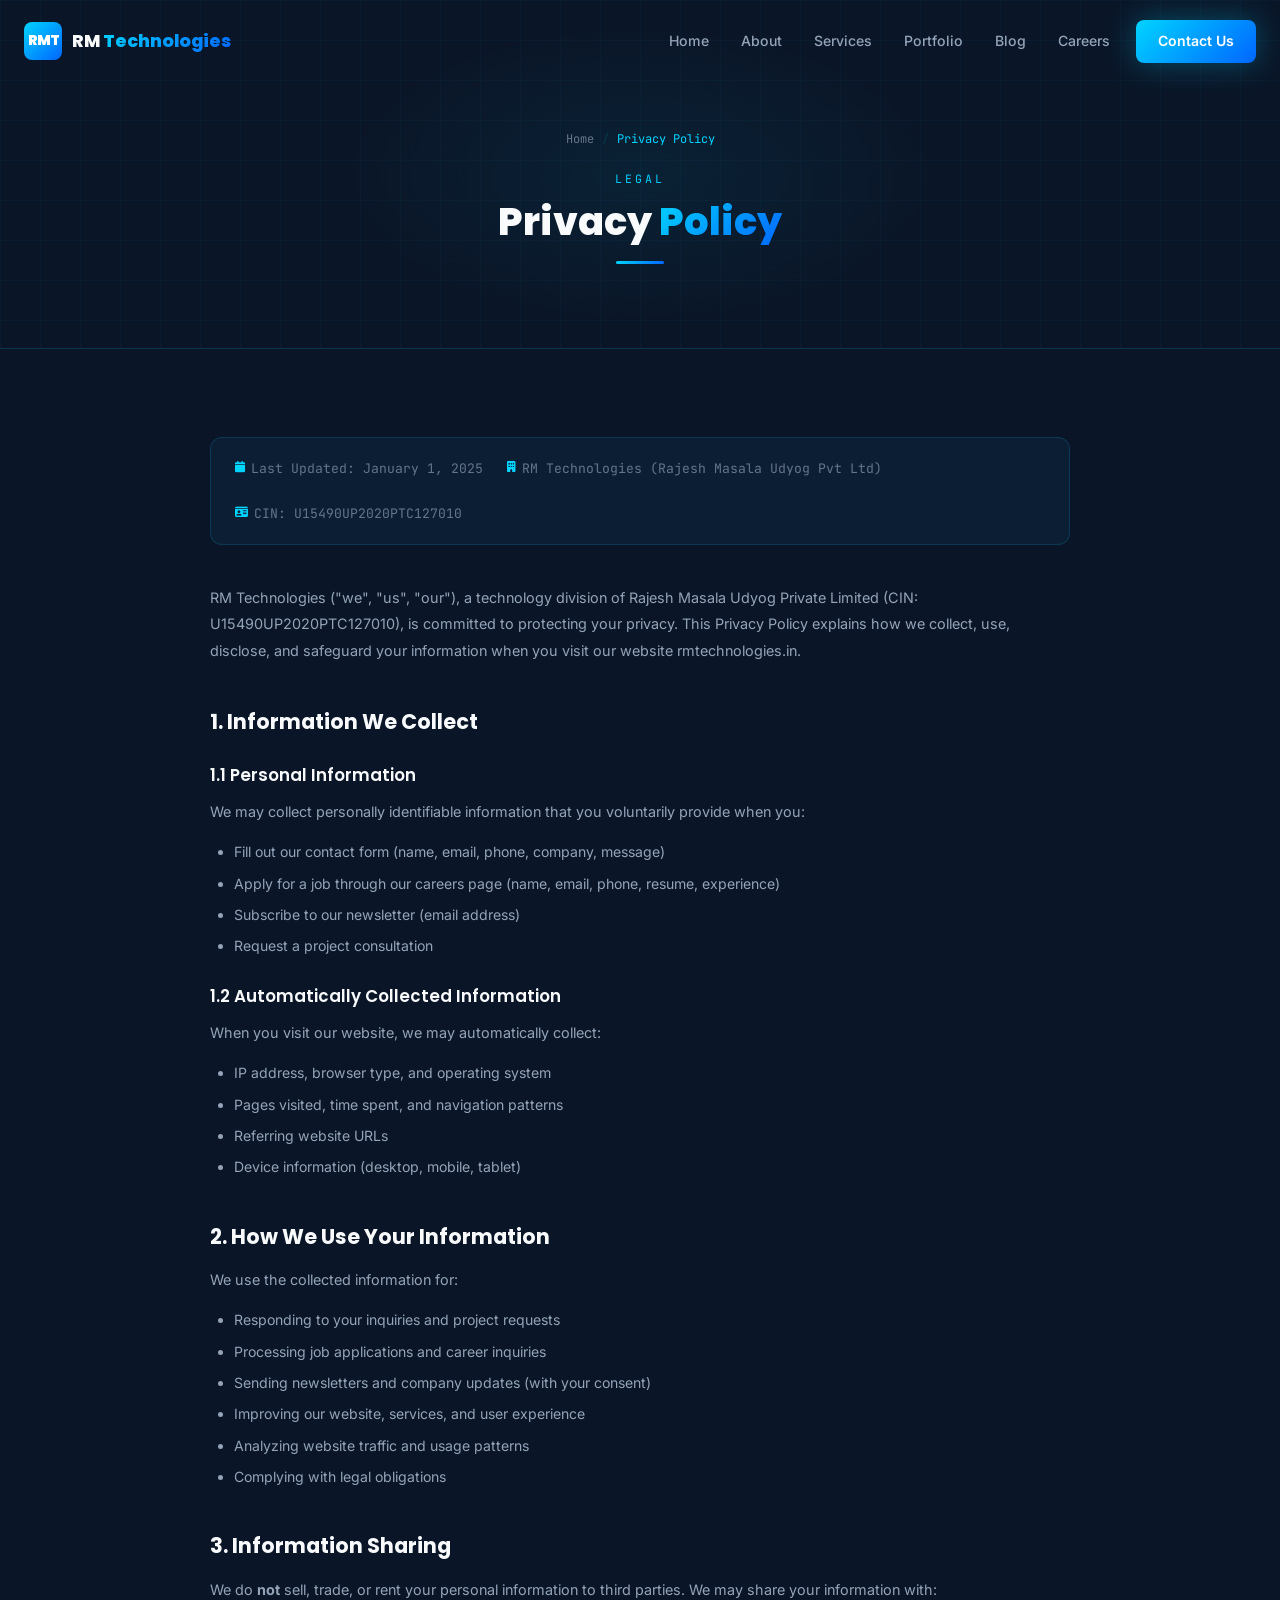
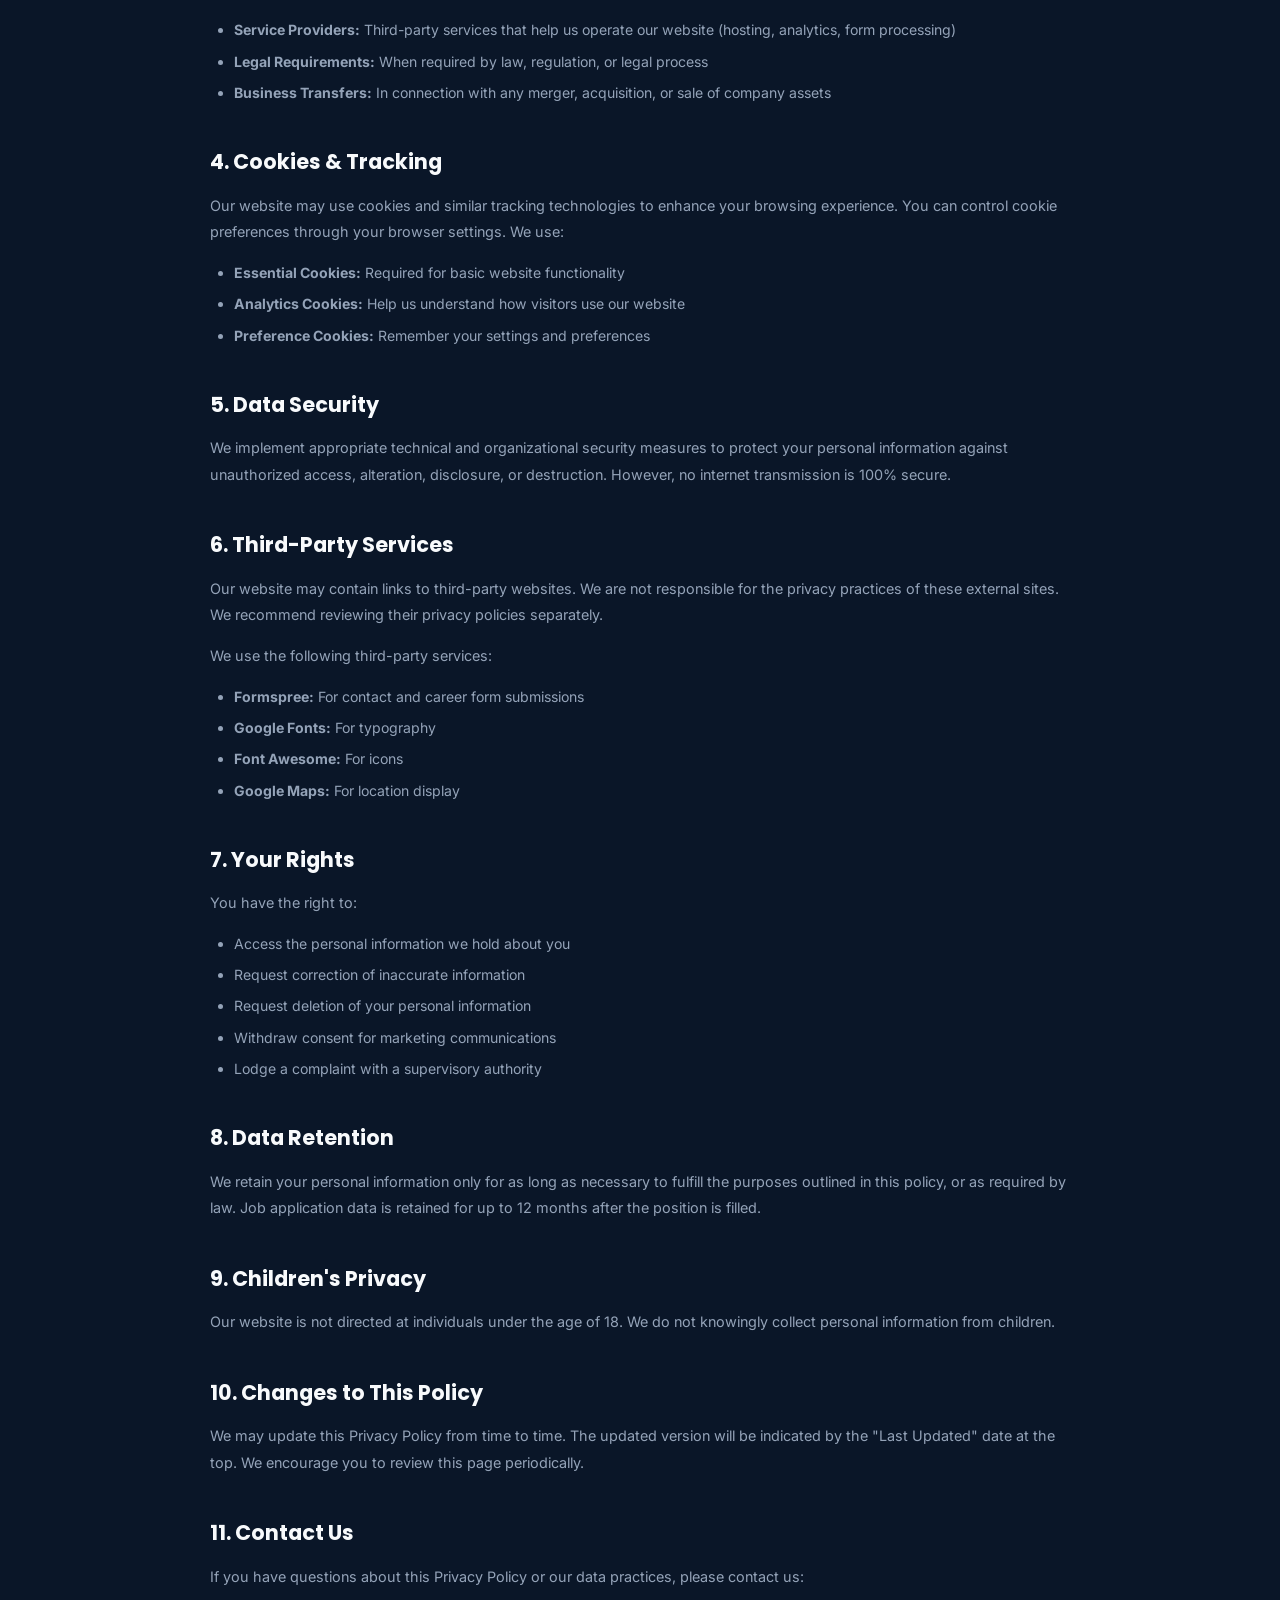
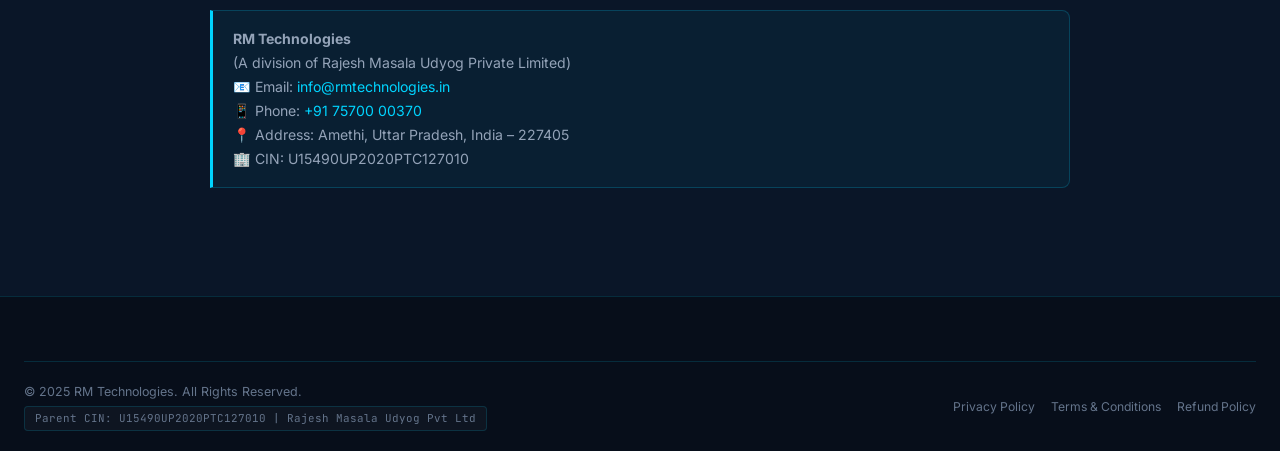
<file: privacy.html>
<!DOCTYPE html>
<html lang="en">
<head>
  <meta charset="UTF-8">
  <meta name="viewport" content="width=device-width, initial-scale=1.0">
  <meta name="description" content="Privacy Policy - RM Technologies. How we collect, use, and protect your data.">
  <title>Privacy Policy | RM Technologies</title>
  <link rel="stylesheet" href="https://cdnjs.cloudflare.com/ajax/libs/font-awesome/6.5.0/css/all.min.css">
  <link rel="stylesheet" href="https://unpkg.com/aos@2.3.1/dist/aos.css">
  <link rel="stylesheet" href="css/style.css">
  <style>
    .legal-content { max-width: 860px; margin: 0 auto; }
    .legal-content h2 {
      font-family: var(--font-heading);
      font-size: 1.3rem;
      font-weight: 700;
      margin: 40px 0 14px;
      color: var(--text-primary);
    }
    .legal-content h3 {
      font-family: var(--font-heading);
      font-size: 1.05rem;
      font-weight: 600;
      margin: 24px 0 10px;
    }
    .legal-content p {
      font-size: 0.9rem;
      color: var(--text-secondary);
      line-height: 1.85;
      margin-bottom: 14px;
    }
    .legal-content ul {
      list-style: disc;
      padding-left: 24px;
      margin-bottom: 16px;
    }
    .legal-content ul li {
      font-size: 0.88rem;
      color: var(--text-secondary);
      line-height: 1.8;
      margin-bottom: 6px;
    }
    .legal-meta {
      background: var(--card-bg);
      border: 1px solid var(--border);
      border-radius: var(--radius);
      padding: 20px 24px;
      margin-bottom: 40px;
      display: flex;
      gap: 24px;
      flex-wrap: wrap;
      font-size: 0.82rem;
      color: var(--text-muted);
      font-family: var(--font-mono);
    }
    .legal-meta span { display: flex; align-items: center; gap: 6px; }
    .legal-meta i { color: var(--accent-blue); font-size: 0.72rem; }
  </style>
</head>
<body>

<div id="loader">
  <div class="loader-content">
    <div class="loader-logo">RMT</div>
    <div class="loader-bar"><div class="loader-bar-fill"></div></div>
    <div class="loader-text">LOADING...</div>
  </div>
</div>

<nav class="navbar" id="navbar">
  <div class="nav-container">
    <a href="index.html" class="nav-logo">
      <div class="nav-logo-box">RMT</div>
      <span class="nav-logo-text">RM <span>Technologies</span></span>
    </a>
    <div class="nav-links">
      <a href="index.html">Home</a>
      <a href="about.html">About</a>
      <a href="services.html">Services</a>
      <a href="portfolio.html">Portfolio</a>
      <a href="blog.html">Blog</a>
      <a href="careers.html">Careers</a>
      <a href="contact.html" class="nav-cta">Contact Us</a>
    </div>
    <button class="hamburger" id="hamburger" aria-label="Menu"><span></span><span></span><span></span></button>
  </div>
</nav>
<div class="mobile-nav" id="mobileNav">
  <a href="index.html">Home</a><a href="about.html">About</a><a href="services.html">Services</a>
  <a href="careers.html">Careers</a><a href="contact.html">Contact Us</a>
</div>

<section class="page-hero">
  <div class="page-hero-grid"></div>
  <div class="page-hero-glow"></div>
  <div class="container" style="position:relative;z-index:2;">
    <div class="breadcrumb">
      <a href="index.html">Home</a><span class="sep">/</span><span class="current">Privacy Policy</span>
    </div>
    <span class="section-tag">Legal</span>
    <h1 class="section-title" style="font-size:clamp(1.8rem,3vw,2.8rem);margin-bottom:16px;">
      Privacy <span class="gradient-text">Policy</span>
    </h1>
    <div class="divider"></div>
  </div>
</section>

<section class="section">
  <div class="container">
    <div class="legal-content">

      <div class="legal-meta">
        <span><i class="fa-solid fa-calendar"></i> Last Updated: January 1, 2025</span>
        <span><i class="fa-solid fa-building"></i> RM Technologies (Rajesh Masala Udyog Pvt Ltd)</span>
        <span><i class="fa-solid fa-id-card"></i> CIN: U15490UP2020PTC127010</span>
      </div>

      <p>RM Technologies ("we", "us", "our"), a technology division of Rajesh Masala Udyog Private Limited (CIN: U15490UP2020PTC127010), is committed to protecting your privacy. This Privacy Policy explains how we collect, use, disclose, and safeguard your information when you visit our website rmtechnologies.in.</p>

      <h2>1. Information We Collect</h2>
      <h3>1.1 Personal Information</h3>
      <p>We may collect personally identifiable information that you voluntarily provide when you:</p>
      <ul>
        <li>Fill out our contact form (name, email, phone, company, message)</li>
        <li>Apply for a job through our careers page (name, email, phone, resume, experience)</li>
        <li>Subscribe to our newsletter (email address)</li>
        <li>Request a project consultation</li>
      </ul>

      <h3>1.2 Automatically Collected Information</h3>
      <p>When you visit our website, we may automatically collect:</p>
      <ul>
        <li>IP address, browser type, and operating system</li>
        <li>Pages visited, time spent, and navigation patterns</li>
        <li>Referring website URLs</li>
        <li>Device information (desktop, mobile, tablet)</li>
      </ul>

      <h2>2. How We Use Your Information</h2>
      <p>We use the collected information for:</p>
      <ul>
        <li>Responding to your inquiries and project requests</li>
        <li>Processing job applications and career inquiries</li>
        <li>Sending newsletters and company updates (with your consent)</li>
        <li>Improving our website, services, and user experience</li>
        <li>Analyzing website traffic and usage patterns</li>
        <li>Complying with legal obligations</li>
      </ul>

      <h2>3. Information Sharing</h2>
      <p>We do <strong>not</strong> sell, trade, or rent your personal information to third parties. We may share your information with:</p>
      <ul>
        <li><strong>Service Providers:</strong> Third-party services that help us operate our website (hosting, analytics, form processing)</li>
        <li><strong>Legal Requirements:</strong> When required by law, regulation, or legal process</li>
        <li><strong>Business Transfers:</strong> In connection with any merger, acquisition, or sale of company assets</li>
      </ul>

      <h2>4. Cookies & Tracking</h2>
      <p>Our website may use cookies and similar tracking technologies to enhance your browsing experience. You can control cookie preferences through your browser settings. We use:</p>
      <ul>
        <li><strong>Essential Cookies:</strong> Required for basic website functionality</li>
        <li><strong>Analytics Cookies:</strong> Help us understand how visitors use our website</li>
        <li><strong>Preference Cookies:</strong> Remember your settings and preferences</li>
      </ul>

      <h2>5. Data Security</h2>
      <p>We implement appropriate technical and organizational security measures to protect your personal information against unauthorized access, alteration, disclosure, or destruction. However, no internet transmission is 100% secure.</p>

      <h2>6. Third-Party Services</h2>
      <p>Our website may contain links to third-party websites. We are not responsible for the privacy practices of these external sites. We recommend reviewing their privacy policies separately.</p>
      <p>We use the following third-party services:</p>
      <ul>
        <li><strong>Formspree:</strong> For contact and career form submissions</li>
        <li><strong>Google Fonts:</strong> For typography</li>
        <li><strong>Font Awesome:</strong> For icons</li>
        <li><strong>Google Maps:</strong> For location display</li>
      </ul>

      <h2>7. Your Rights</h2>
      <p>You have the right to:</p>
      <ul>
        <li>Access the personal information we hold about you</li>
        <li>Request correction of inaccurate information</li>
        <li>Request deletion of your personal information</li>
        <li>Withdraw consent for marketing communications</li>
        <li>Lodge a complaint with a supervisory authority</li>
      </ul>

      <h2>8. Data Retention</h2>
      <p>We retain your personal information only for as long as necessary to fulfill the purposes outlined in this policy, or as required by law. Job application data is retained for up to 12 months after the position is filled.</p>

      <h2>9. Children's Privacy</h2>
      <p>Our website is not directed at individuals under the age of 18. We do not knowingly collect personal information from children.</p>

      <h2>10. Changes to This Policy</h2>
      <p>We may update this Privacy Policy from time to time. The updated version will be indicated by the "Last Updated" date at the top. We encourage you to review this page periodically.</p>

      <h2>11. Contact Us</h2>
      <p>If you have questions about this Privacy Policy or our data practices, please contact us:</p>
      <div class="highlight-box">
        <strong>RM Technologies</strong><br>
        (A division of Rajesh Masala Udyog Private Limited)<br>
        📧 Email: <a href="mailto:info@rmtechnologies.in" style="color:var(--accent-blue);">info@rmtechnologies.in</a><br>
        📱 Phone: <a href="tel:+917570000370" style="color:var(--accent-blue);">+91 75700 00370</a><br>
        📍 Address: Amethi, Uttar Pradesh, India – 227405<br>
        🏢 CIN: U15490UP2020PTC127010
      </div>

    </div>
  </div>
</section>

<footer>
  <div class="container">
    <div class="footer-bottom" style="padding:20px 0;">
      <div class="footer-bottom-left">
        <p>© 2025 RM Technologies. All Rights Reserved.</p>
        <span class="footer-cin">Parent CIN: U15490UP2020PTC127010 | Rajesh Masala Udyog Pvt Ltd</span>
      </div>
      <div class="footer-bottom-right">
        <a href="privacy.html">Privacy Policy</a>
        <a href="terms.html">Terms & Conditions</a>
        <a href="refund.html">Refund Policy</a>
      </div>
    </div>
  </div>
</footer>

<button class="back-top" id="backTop"><i class="fa-solid fa-arrow-up"></i></button>
<script src="https://unpkg.com/aos@2.3.1/dist/aos.js"></script>
<script src="js/main.js"></script>
</body>
</html>
</file>
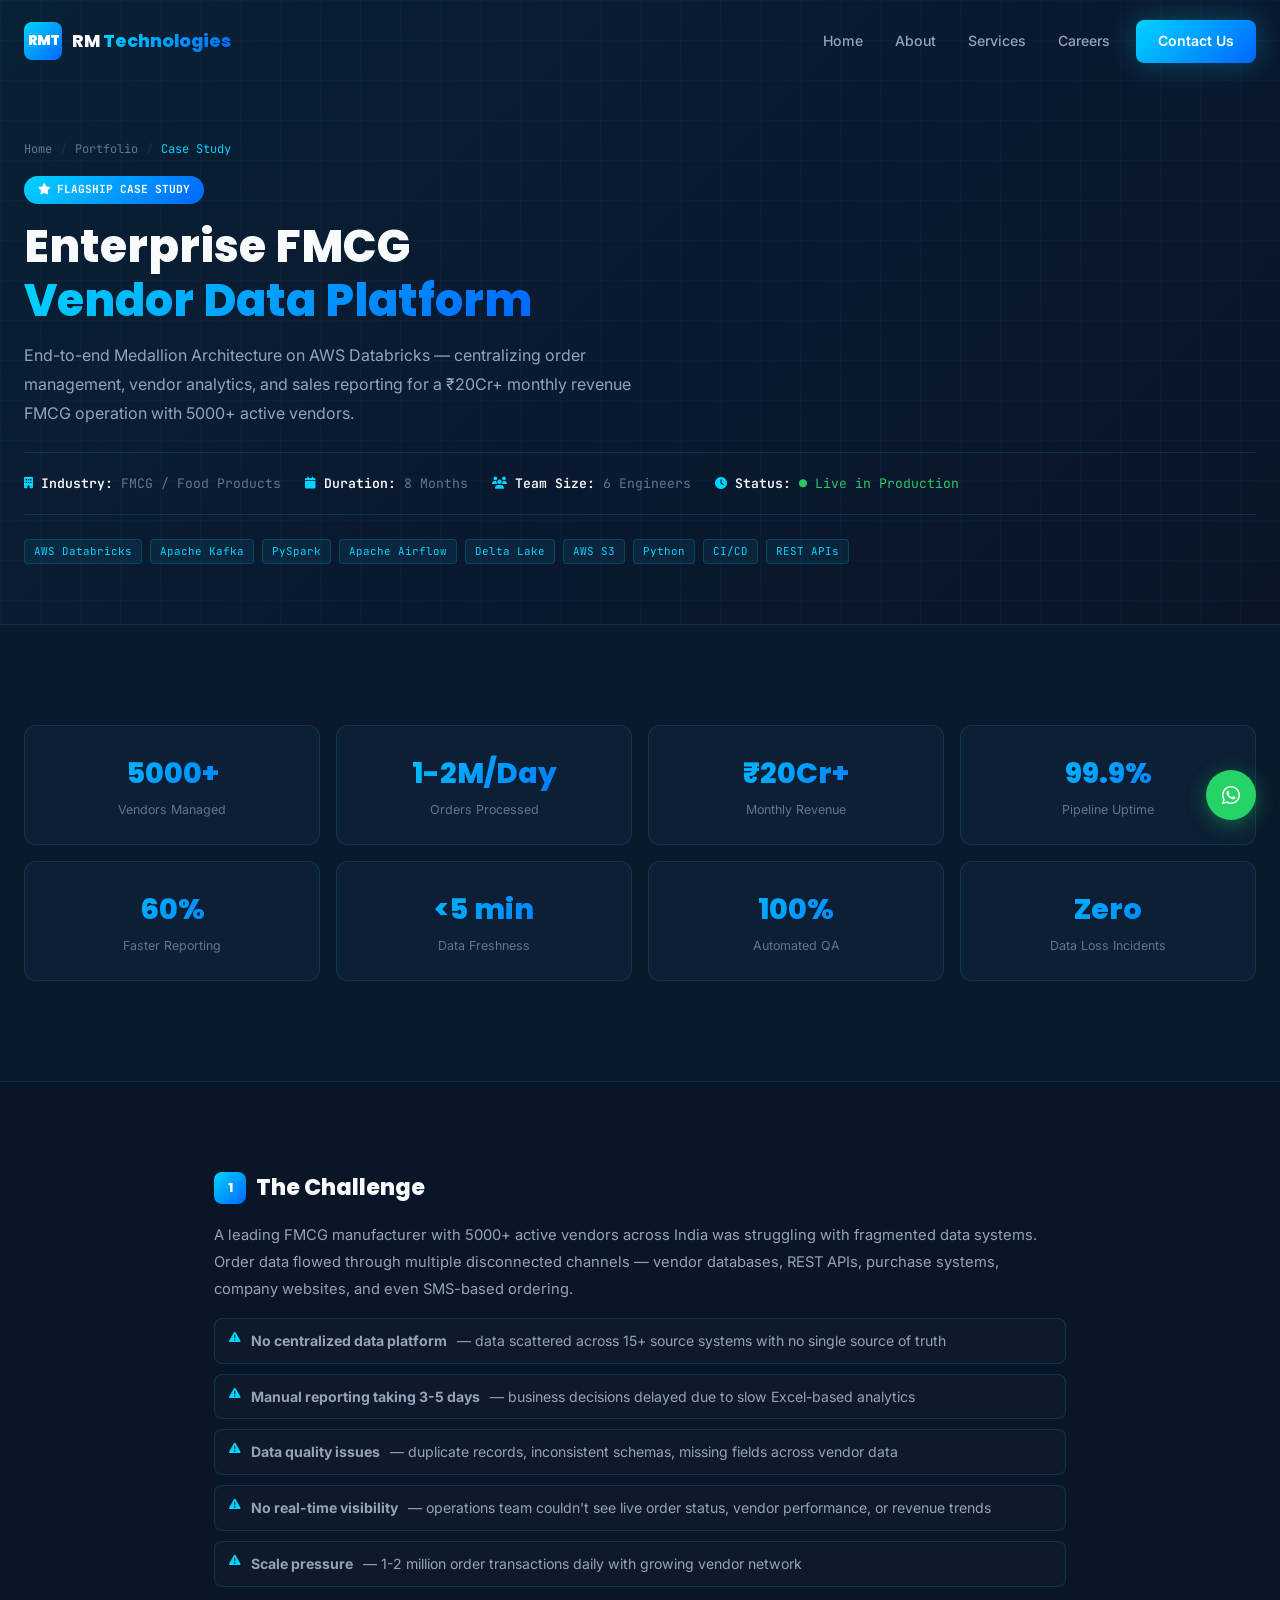
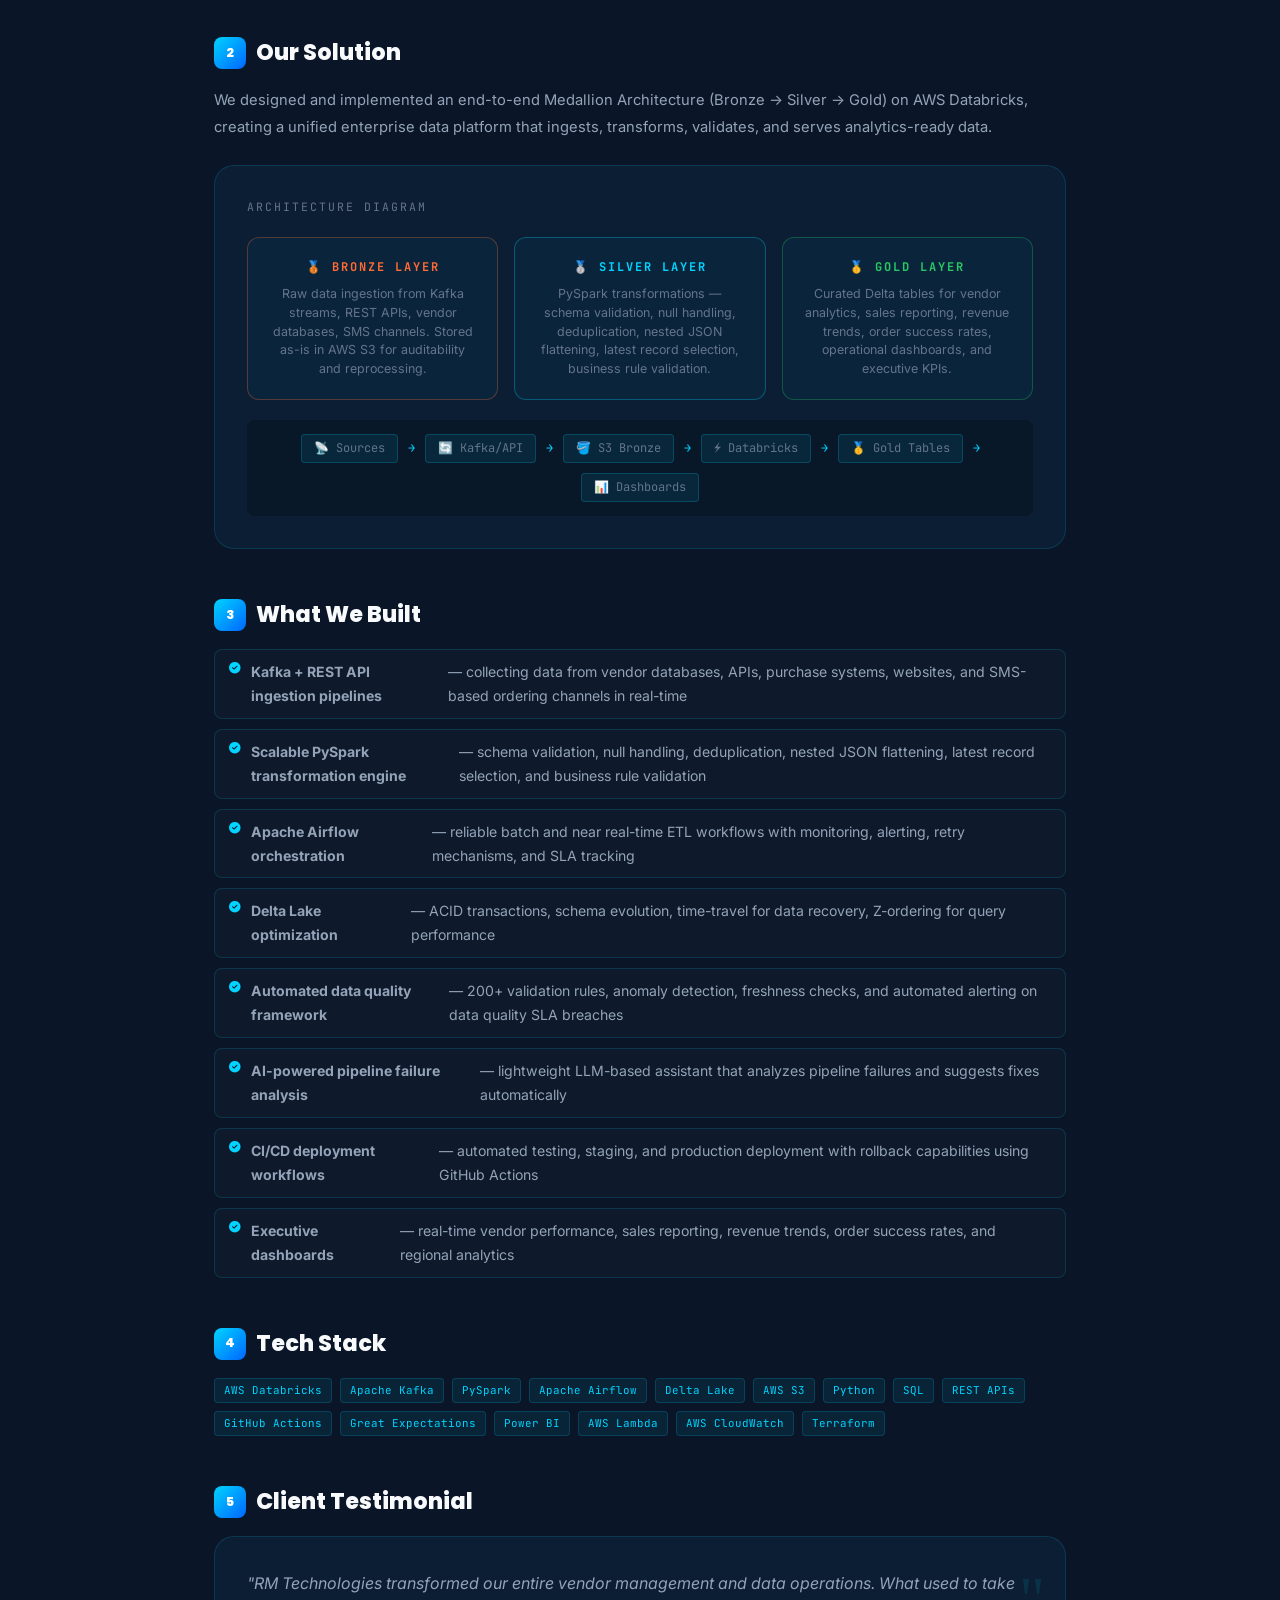
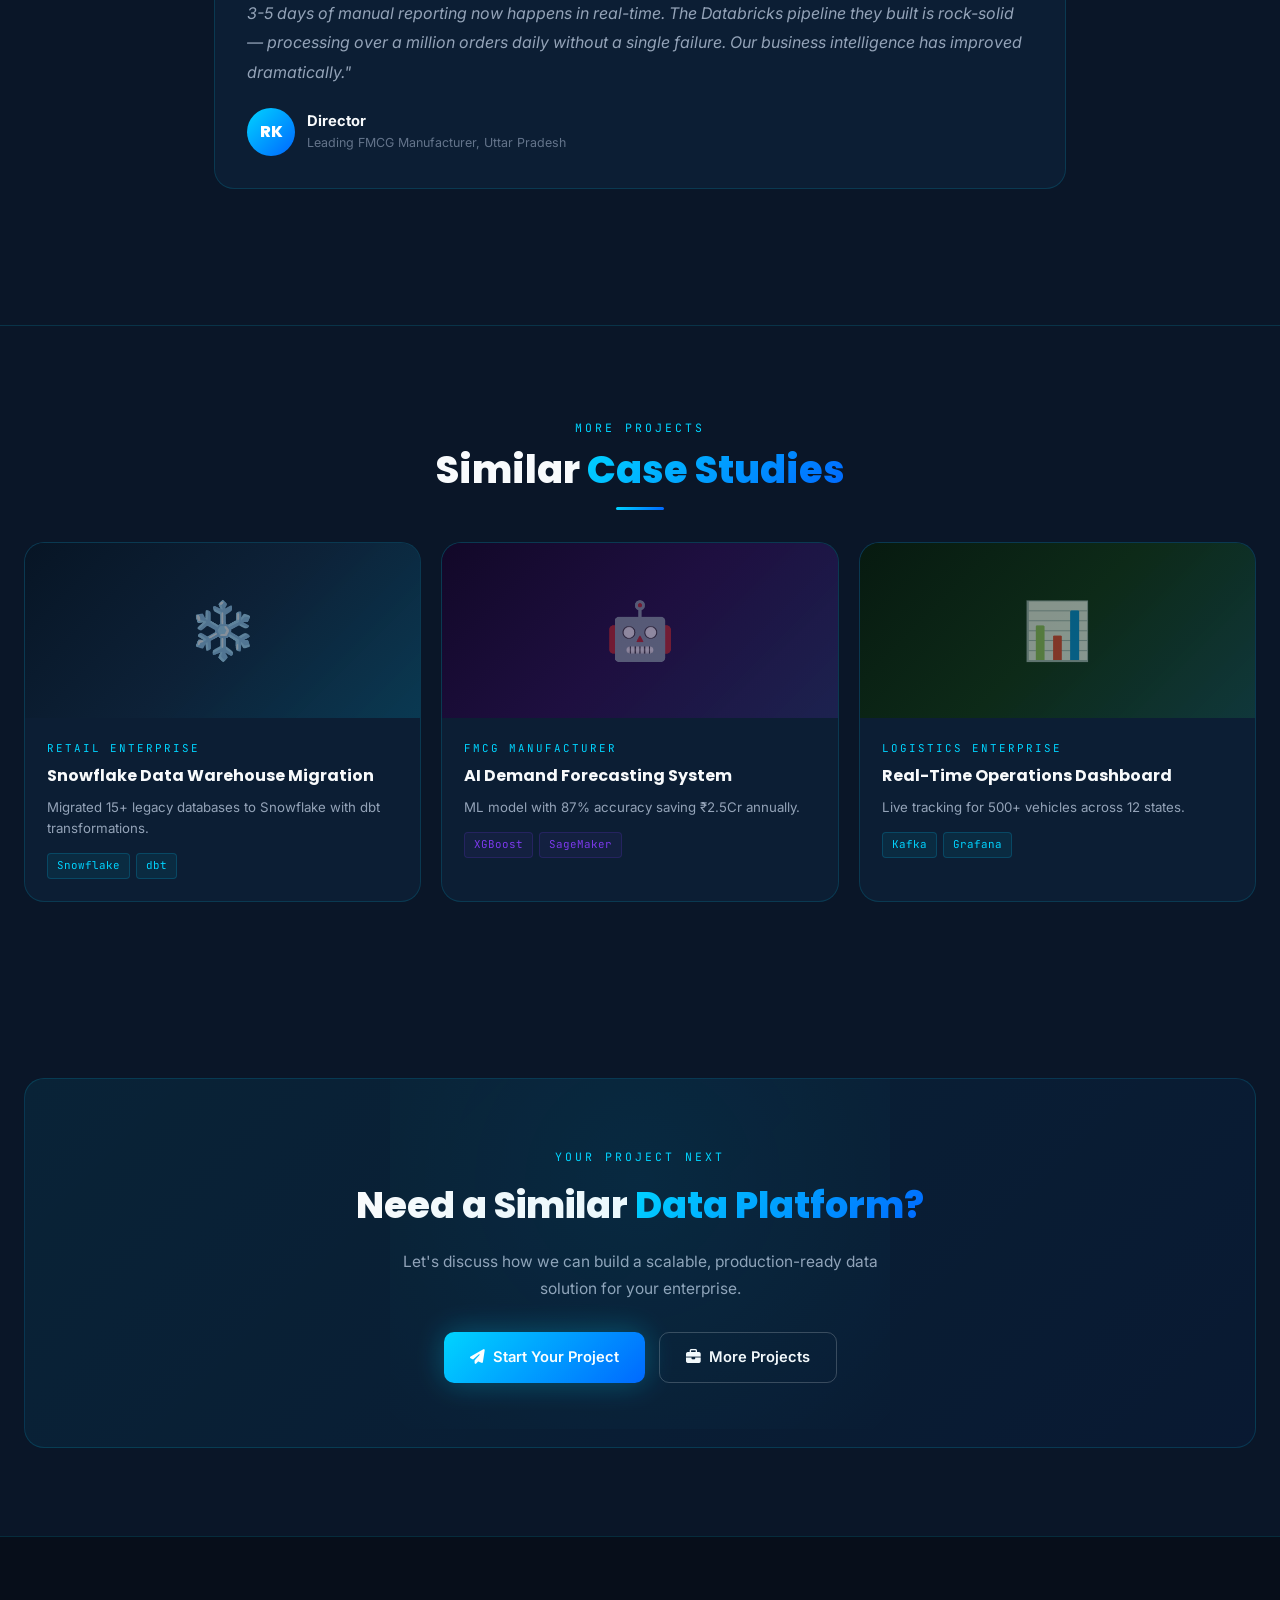
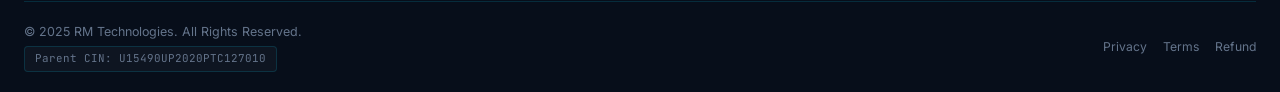
<file: project-detail.html>
<!DOCTYPE html>
<html lang="en">
<head>
  <meta charset="UTF-8">
  <meta name="viewport" content="width=device-width, initial-scale=1.0">
  <meta name="description" content="RM Technologies Case Study - Enterprise FMCG Vendor Data Platform. Medallion Architecture on AWS Databricks processing 1-2M orders daily.">
  <title>Case Study: Enterprise Vendor Data Platform | RM Technologies</title>
  <link rel="stylesheet" href="https://cdnjs.cloudflare.com/ajax/libs/font-awesome/6.5.0/css/all.min.css">
  <link rel="stylesheet" href="https://unpkg.com/aos@2.3.1/dist/aos.css">
  <link rel="stylesheet" href="css/style.css">
  <style>
    .case-hero {
      padding: 140px 0 60px;
      position: relative;
      overflow: hidden;
      border-bottom: 1px solid var(--border);
    }
    .case-hero-bg {
      position: absolute; inset: 0;
      background: linear-gradient(135deg, rgba(0,212,255,0.06), rgba(0,102,255,0.04), transparent);
    }
    .case-hero-grid {
      position: absolute; inset: 0;
      background-image: linear-gradient(rgba(0,212,255,0.03) 1px, transparent 1px),
        linear-gradient(90deg, rgba(0,212,255,0.03) 1px, transparent 1px);
      background-size: 40px 40px;
    }
    .case-meta-bar {
      display: flex; gap: 24px; flex-wrap: wrap;
      padding: 20px 0; margin: 24px 0;
      border-top: 1px solid var(--border);
      border-bottom: 1px solid var(--border);
    }
    .case-meta-item {
      display: flex; align-items: center; gap: 8px;
      font-size: 0.82rem; color: var(--text-muted); font-family: var(--font-mono);
    }
    .case-meta-item i { color: var(--accent-blue); font-size: 0.75rem; }
    .case-meta-item strong { color: var(--text-primary); font-weight: 600; }
    .case-results {
      display: grid; grid-template-columns: repeat(4,1fr); gap: 16px; margin: 40px 0;
    }
    .case-result {
      background: var(--card-bg); border: 1px solid var(--border); border-radius: var(--radius);
      padding: 24px; text-align: center; transition: var(--transition);
    }
    .case-result:hover { border-color: rgba(0,212,255,0.3); transform: translateY(-4px); }
    .case-result-val {
      font-family: var(--font-heading); font-size: 1.8rem; font-weight: 800;
      background: var(--gradient-main); -webkit-background-clip: text; -webkit-text-fill-color: transparent;
    }
    .case-result-key { font-size: 0.78rem; color: var(--text-muted); margin-top: 4px; }
    .case-section { margin-bottom: 48px; }
    .case-section h2 {
      font-family: var(--font-heading); font-size: 1.4rem; font-weight: 800;
      margin-bottom: 16px; display: flex; align-items: center; gap: 10px;
    }
    .case-section h2 .num {
      width: 32px; height: 32px; background: var(--gradient-main); border-radius: 8px;
      display: flex; align-items: center; justify-content: center;
      font-size: 0.8rem; color: white; flex-shrink: 0;
    }
    .case-section p {
      font-size: 0.92rem; color: var(--text-secondary); line-height: 1.85; margin-bottom: 14px;
    }
    .case-section ul { list-style: none; padding: 0; margin-bottom: 16px; }
    .case-section ul li {
      display: flex; align-items: flex-start; gap: 10px;
      font-size: 0.88rem; color: var(--text-secondary); line-height: 1.7; margin-bottom: 10px;
      padding: 10px 14px; background: rgba(255,255,255,0.02); border: 1px solid var(--border);
      border-radius: 8px;
    }
    .case-section ul li i { color: var(--accent-blue); margin-top: 3px; flex-shrink: 0; font-size: 0.72rem; }
    .arch-diagram {
      background: var(--card-bg); border: 1px solid var(--border); border-radius: var(--radius-lg);
      padding: 32px; margin: 24px 0;
    }
    .arch-layers { display: grid; grid-template-columns: repeat(3,1fr); gap: 16px; margin-bottom: 20px; }
    .arch-layer {
      background: rgba(0,212,255,0.04); border: 1px solid rgba(0,212,255,0.15);
      border-radius: var(--radius); padding: 20px; text-align: center;
    }
    .arch-layer-title {
      font-family: var(--font-mono); font-size: 0.75rem; font-weight: 700;
      letter-spacing: 2px; margin-bottom: 8px;
    }
    .arch-layer-desc { font-size: 0.78rem; color: var(--text-muted); line-height: 1.5; }
    .arch-flow {
      display: flex; align-items: center; justify-content: center; gap: 10px; flex-wrap: wrap;
      font-family: var(--font-mono); font-size: 0.75rem; color: var(--text-muted);
      padding: 14px; background: rgba(0,0,0,0.2); border-radius: 8px;
    }
    .arch-flow-arrow { color: var(--accent-blue); font-weight: 700; }
    .arch-flow-item {
      padding: 4px 12px; background: rgba(0,212,255,0.08); border: 1px solid rgba(0,212,255,0.2);
      border-radius: 4px;
    }
    .similar-grid { display: grid; grid-template-columns: repeat(3,1fr); gap: 20px; margin-top: 32px; }
    @media(max-width:1024px) {
      .case-results { grid-template-columns: repeat(2,1fr); }
      .arch-layers { grid-template-columns: 1fr; }
      .similar-grid { grid-template-columns: repeat(2,1fr); }
    }
    @media(max-width:768px) {
      .case-results { grid-template-columns: 1fr 1fr; }
      .similar-grid { grid-template-columns: 1fr; }
    }
  </style>
</head>
<body>

<div id="loader"><div class="loader-content"><div class="loader-logo">RMT</div><div class="loader-bar"><div class="loader-bar-fill"></div></div><div class="loader-text">LOADING...</div></div></div>

<nav class="navbar" id="navbar">
  <div class="nav-container">
    <a href="index.html" class="nav-logo"><div class="nav-logo-box">RMT</div><span class="nav-logo-text">RM <span>Technologies</span></span></a>
    <div class="nav-links">
      <a href="index.html">Home</a><a href="about.html">About</a><a href="services.html">Services</a>
      <a href="careers.html">Careers</a><a href="contact.html" class="nav-cta">Contact Us</a>
    </div>
    <button class="hamburger" id="hamburger" aria-label="Menu"><span></span><span></span><span></span></button>
  </div>
</nav>
<div class="mobile-nav" id="mobileNav">
  <a href="index.html">Home</a><a href="about.html">About</a><a href="services.html">Services</a>
  <a href="careers.html">Careers</a><a href="contact.html">Contact Us</a>
</div>

<!-- CASE STUDY HERO -->
<section class="case-hero">
  <div class="case-hero-bg"></div>
  <div class="case-hero-grid"></div>
  <div class="container" style="position:relative;z-index:2;">
    <div class="breadcrumb" style="justify-content:flex-start;">
      <a href="index.html">Home</a><span class="sep">/</span>
      <a href="portfolio.html">Portfolio</a><span class="sep">/</span>
      <span class="current">Case Study</span>
    </div>

    <div style="display:inline-flex;align-items:center;gap:6px;background:var(--gradient-main);color:white;font-size:0.7rem;font-weight:700;padding:5px 14px;border-radius:50px;font-family:var(--font-mono);margin-bottom:16px;">
      <i class="fa-solid fa-star"></i> FLAGSHIP CASE STUDY
    </div>

    <h1 style="font-family:var(--font-heading);font-size:clamp(1.8rem,4vw,2.8rem);font-weight:800;line-height:1.2;margin-bottom:14px;">
      Enterprise FMCG<br><span class="gradient-text">Vendor Data Platform</span>
    </h1>

    <p style="font-size:1rem;color:var(--text-secondary);max-width:650px;line-height:1.8;">
      End-to-end Medallion Architecture on AWS Databricks — centralizing order management, vendor analytics, and sales reporting for a ₹20Cr+ monthly revenue FMCG operation with 5000+ active vendors.
    </p>

    <div class="case-meta-bar">
      <div class="case-meta-item"><i class="fa-solid fa-building"></i> <strong>Industry:</strong> FMCG / Food Products</div>
      <div class="case-meta-item"><i class="fa-solid fa-calendar"></i> <strong>Duration:</strong> 8 Months</div>
      <div class="case-meta-item"><i class="fa-solid fa-users"></i> <strong>Team Size:</strong> 6 Engineers</div>
      <div class="case-meta-item"><i class="fa-solid fa-clock"></i> <strong>Status:</strong> <span style="color:#28C864;">● Live in Production</span></div>
    </div>

    <div class="service-tags" style="gap:8px;">
      <span class="tag">AWS Databricks</span><span class="tag">Apache Kafka</span><span class="tag">PySpark</span>
      <span class="tag">Apache Airflow</span><span class="tag">Delta Lake</span><span class="tag">AWS S3</span>
      <span class="tag">Python</span><span class="tag">CI/CD</span><span class="tag">REST APIs</span>
    </div>
  </div>
</section>

<!-- RESULTS -->
<section class="section-sm" style="background:rgba(0,212,255,0.02);border-bottom:1px solid var(--border);">
  <div class="container">
    <div class="case-results" data-aos="fade-up">
      <div class="case-result">
        <div class="case-result-val">5000+</div>
        <div class="case-result-key">Vendors Managed</div>
      </div>
      <div class="case-result">
        <div class="case-result-val">1-2M/Day</div>
        <div class="case-result-key">Orders Processed</div>
      </div>
      <div class="case-result">
        <div class="case-result-val">₹20Cr+</div>
        <div class="case-result-key">Monthly Revenue</div>
      </div>
      <div class="case-result">
        <div class="case-result-val">99.9%</div>
        <div class="case-result-key">Pipeline Uptime</div>
      </div>
      <div class="case-result">
        <div class="case-result-val">60%</div>
        <div class="case-result-key">Faster Reporting</div>
      </div>
      <div class="case-result">
        <div class="case-result-val">&lt;5 min</div>
        <div class="case-result-key">Data Freshness</div>
      </div>
      <div class="case-result">
        <div class="case-result-val">100%</div>
        <div class="case-result-key">Automated QA</div>
      </div>
      <div class="case-result">
        <div class="case-result-val">Zero</div>
        <div class="case-result-key">Data Loss Incidents</div>
      </div>
    </div>
  </div>
</section>

<!-- CASE STUDY BODY -->
<section class="section">
  <div class="container" style="max-width:900px;">

    <div class="case-section" data-aos="fade-up">
      <h2><span class="num">1</span> The Challenge</h2>
      <p>A leading FMCG manufacturer with 5000+ active vendors across India was struggling with fragmented data systems. Order data flowed through multiple disconnected channels — vendor databases, REST APIs, purchase systems, company websites, and even SMS-based ordering.</p>
      <ul>
        <li><i class="fa-solid fa-exclamation-triangle"></i> <strong>No centralized data platform</strong> — data scattered across 15+ source systems with no single source of truth</li>
        <li><i class="fa-solid fa-exclamation-triangle"></i> <strong>Manual reporting taking 3-5 days</strong> — business decisions delayed due to slow Excel-based analytics</li>
        <li><i class="fa-solid fa-exclamation-triangle"></i> <strong>Data quality issues</strong> — duplicate records, inconsistent schemas, missing fields across vendor data</li>
        <li><i class="fa-solid fa-exclamation-triangle"></i> <strong>No real-time visibility</strong> — operations team couldn't see live order status, vendor performance, or revenue trends</li>
        <li><i class="fa-solid fa-exclamation-triangle"></i> <strong>Scale pressure</strong> — 1-2 million order transactions daily with growing vendor network</li>
      </ul>
    </div>

    <div class="case-section" data-aos="fade-up">
      <h2><span class="num">2</span> Our Solution</h2>
      <p>We designed and implemented an end-to-end Medallion Architecture (Bronze → Silver → Gold) on AWS Databricks, creating a unified enterprise data platform that ingests, transforms, validates, and serves analytics-ready data.</p>

      <div class="arch-diagram">
        <div style="font-family:var(--font-mono);font-size:0.72rem;color:var(--text-muted);letter-spacing:2px;margin-bottom:20px;">ARCHITECTURE DIAGRAM</div>
        <div class="arch-layers">
          <div class="arch-layer" style="border-color:rgba(255,107,53,0.3);">
            <div class="arch-layer-title" style="color:var(--accent-orange);">🥉 BRONZE LAYER</div>
            <div class="arch-layer-desc">Raw data ingestion from Kafka streams, REST APIs, vendor databases, SMS channels. Stored as-is in AWS S3 for auditability and reprocessing.</div>
          </div>
          <div class="arch-layer" style="border-color:rgba(0,212,255,0.3);">
            <div class="arch-layer-title" style="color:var(--accent-blue);">🥈 SILVER LAYER</div>
            <div class="arch-layer-desc">PySpark transformations — schema validation, null handling, deduplication, nested JSON flattening, latest record selection, business rule validation.</div>
          </div>
          <div class="arch-layer" style="border-color:rgba(40,200,100,0.3);">
            <div class="arch-layer-title" style="color:#28C864;">🥇 GOLD LAYER</div>
            <div class="arch-layer-desc">Curated Delta tables for vendor analytics, sales reporting, revenue trends, order success rates, operational dashboards, and executive KPIs.</div>
          </div>
        </div>
        <div class="arch-flow">
          <span class="arch-flow-item">📡 Sources</span>
          <span class="arch-flow-arrow">→</span>
          <span class="arch-flow-item">🔄 Kafka/API</span>
          <span class="arch-flow-arrow">→</span>
          <span class="arch-flow-item">🪣 S3 Bronze</span>
          <span class="arch-flow-arrow">→</span>
          <span class="arch-flow-item">⚡ Databricks</span>
          <span class="arch-flow-arrow">→</span>
          <span class="arch-flow-item">🥇 Gold Tables</span>
          <span class="arch-flow-arrow">→</span>
          <span class="arch-flow-item">📊 Dashboards</span>
        </div>
      </div>
    </div>

    <div class="case-section" data-aos="fade-up">
      <h2><span class="num">3</span> What We Built</h2>
      <ul>
        <li><i class="fa-solid fa-check-circle"></i> <strong>Kafka + REST API ingestion pipelines</strong> — collecting data from vendor databases, APIs, purchase systems, websites, and SMS-based ordering channels in real-time</li>
        <li><i class="fa-solid fa-check-circle"></i> <strong>Scalable PySpark transformation engine</strong> — schema validation, null handling, deduplication, nested JSON flattening, latest record selection, and business rule validation</li>
        <li><i class="fa-solid fa-check-circle"></i> <strong>Apache Airflow orchestration</strong> — reliable batch and near real-time ETL workflows with monitoring, alerting, retry mechanisms, and SLA tracking</li>
        <li><i class="fa-solid fa-check-circle"></i> <strong>Delta Lake optimization</strong> — ACID transactions, schema evolution, time-travel for data recovery, Z-ordering for query performance</li>
        <li><i class="fa-solid fa-check-circle"></i> <strong>Automated data quality framework</strong> — 200+ validation rules, anomaly detection, freshness checks, and automated alerting on data quality SLA breaches</li>
        <li><i class="fa-solid fa-check-circle"></i> <strong>AI-powered pipeline failure analysis</strong> — lightweight LLM-based assistant that analyzes pipeline failures and suggests fixes automatically</li>
        <li><i class="fa-solid fa-check-circle"></i> <strong>CI/CD deployment workflows</strong> — automated testing, staging, and production deployment with rollback capabilities using GitHub Actions</li>
        <li><i class="fa-solid fa-check-circle"></i> <strong>Executive dashboards</strong> — real-time vendor performance, sales reporting, revenue trends, order success rates, and regional analytics</li>
      </ul>
    </div>

    <div class="case-section" data-aos="fade-up">
      <h2><span class="num">4</span> Tech Stack</h2>
      <div class="service-tags" style="gap:8px;">
        <span class="tag">AWS Databricks</span><span class="tag">Apache Kafka</span><span class="tag">PySpark</span>
        <span class="tag">Apache Airflow</span><span class="tag">Delta Lake</span><span class="tag">AWS S3</span>
        <span class="tag">Python</span><span class="tag">SQL</span><span class="tag">REST APIs</span>
        <span class="tag">GitHub Actions</span><span class="tag">Great Expectations</span><span class="tag">Power BI</span>
        <span class="tag">AWS Lambda</span><span class="tag">AWS CloudWatch</span><span class="tag">Terraform</span>
      </div>
    </div>

    <div class="case-section" data-aos="fade-up">
      <h2><span class="num">5</span> Client Testimonial</h2>
      <div style="background:var(--card-bg);border:1px solid var(--border);border-radius:var(--radius-lg);padding:32px;position:relative;">
        <div style="position:absolute;top:12px;right:20px;font-size:4rem;font-family:Georgia;color:rgba(0,212,255,0.1);">"</div>
        <p style="font-size:1rem;color:var(--text-secondary);line-height:1.85;font-style:italic;margin-bottom:20px;">
          "RM Technologies transformed our entire vendor management and data operations. What used to take 3-5 days of manual reporting now happens in real-time. The Databricks pipeline they built is rock-solid — processing over a million orders daily without a single failure. Our business intelligence has improved dramatically."
        </p>
        <div style="display:flex;align-items:center;gap:12px;">
          <div style="width:48px;height:48px;background:linear-gradient(135deg,#00D4FF,#0066FF);border-radius:50%;display:flex;align-items:center;justify-content:center;font-family:var(--font-heading);font-weight:800;color:white;font-size:1rem;">RK</div>
          <div>
            <div style="font-weight:700;font-size:0.92rem;">Director</div>
            <div style="font-size:0.78rem;color:var(--text-muted);">Leading FMCG Manufacturer, Uttar Pradesh</div>
          </div>
        </div>
      </div>
    </div>

  </div>
</section>

<hr class="section-divider">

<!-- SIMILAR PROJECTS -->
<section class="section">
  <div class="container">
    <div class="text-center" data-aos="fade-up">
      <span class="section-tag">More Projects</span>
      <h2 class="section-title">Similar <span class="gradient-text">Case Studies</span></h2>
      <div class="divider"></div>
    </div>
    <div class="similar-grid">
      <a href="portfolio.html" class="project-card" data-aos="fade-up" data-aos-delay="50">
        <div class="project-thumb pt-1"><div class="project-thumb-icon">❄️</div></div>
        <div class="project-content">
          <div class="project-client">Retail Enterprise</div>
          <h3>Snowflake Data Warehouse Migration</h3>
          <p>Migrated 15+ legacy databases to Snowflake with dbt transformations.</p>
          <div class="service-tags"><span class="tag">Snowflake</span><span class="tag">dbt</span></div>
        </div>
      </a>
      <a href="portfolio.html" class="project-card" data-aos="fade-up" data-aos-delay="100">
        <div class="project-thumb pt-2"><div class="project-thumb-icon">🤖</div></div>
        <div class="project-content">
          <div class="project-client">FMCG Manufacturer</div>
          <h3>AI Demand Forecasting System</h3>
          <p>ML model with 87% accuracy saving ₹2.5Cr annually.</p>
          <div class="service-tags"><span class="tag tag-purple">XGBoost</span><span class="tag tag-purple">SageMaker</span></div>
        </div>
      </a>
      <a href="portfolio.html" class="project-card" data-aos="fade-up" data-aos-delay="150">
        <div class="project-thumb pt-4"><div class="project-thumb-icon">📊</div></div>
        <div class="project-content">
          <div class="project-client">Logistics Enterprise</div>
          <h3>Real-Time Operations Dashboard</h3>
          <p>Live tracking for 500+ vehicles across 12 states.</p>
          <div class="service-tags"><span class="tag">Kafka</span><span class="tag">Grafana</span></div>
        </div>
      </a>
    </div>
  </div>
</section>

<!-- CTA -->
<section class="section">
  <div class="container">
    <div class="cta-box" data-aos="fade-up">
      <span class="section-tag">Your Project Next</span>
      <h2>Need a Similar <span class="gradient-text">Data Platform?</span></h2>
      <p>Let's discuss how we can build a scalable, production-ready data solution for your enterprise.</p>
      <div class="cta-btns">
        <a href="contact.html" class="btn-primary"><i class="fa-solid fa-paper-plane"></i> Start Your Project</a>
        <a href="portfolio.html" class="btn-secondary"><i class="fa-solid fa-briefcase"></i> More Projects</a>
      </div>
    </div>
  </div>
</section>

<footer>
  <div class="container">
    <div class="footer-bottom" style="padding:20px 0;">
      <div class="footer-bottom-left">
        <p>© 2025 RM Technologies. All Rights Reserved.</p>
        <span class="footer-cin">Parent CIN: U15490UP2020PTC127010</span>
      </div>
      <div class="footer-bottom-right">
        <a href="privacy.html">Privacy</a><a href="terms.html">Terms</a><a href="refund.html">Refund</a>
      </div>
    </div>
  </div>
</footer>

<a href="https://wa.me/917570000370" class="whatsapp-float" target="_blank"><i class="fa-brands fa-whatsapp"></i></a>
<button class="back-top" id="backTop"><i class="fa-solid fa-arrow-up"></i></button>
<script src="https://unpkg.com/aos@2.3.1/dist/aos.js"></script>
<script src="js/main.js"></script>
</body>
</html>
</file>
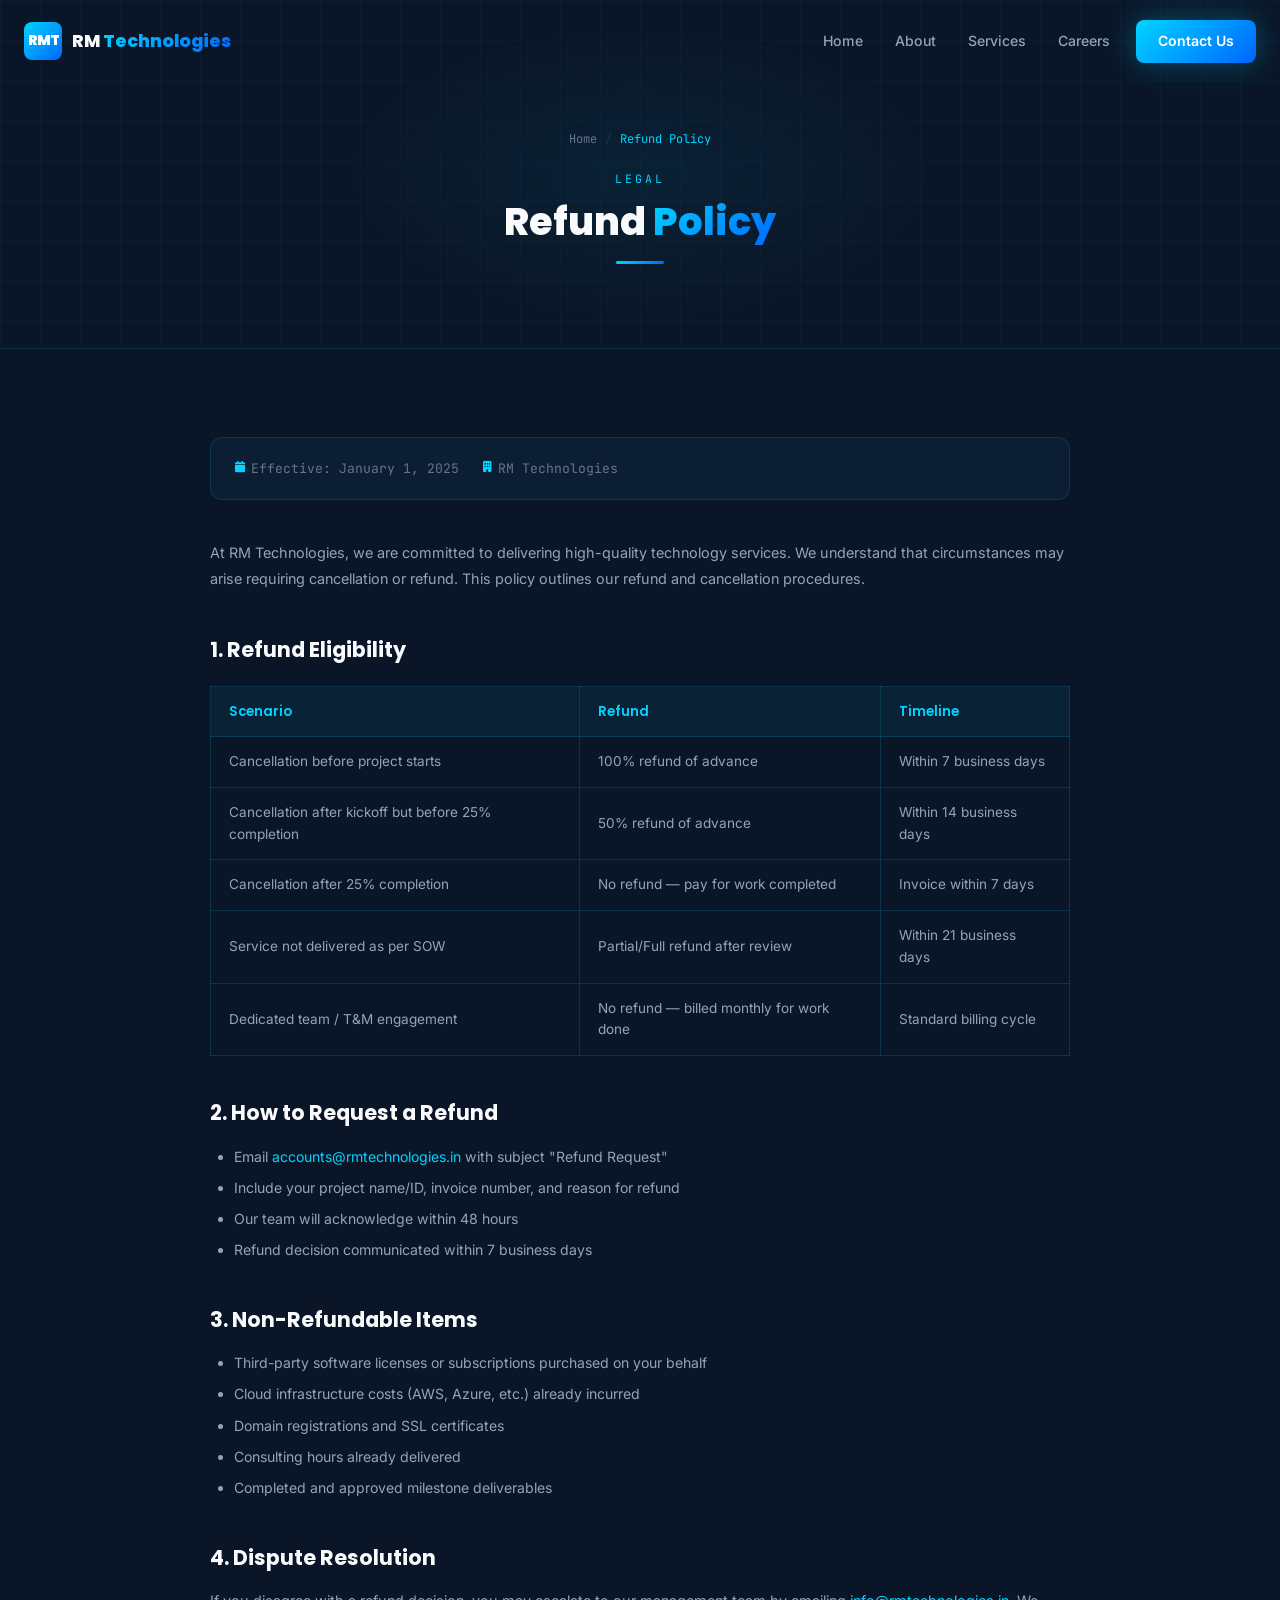
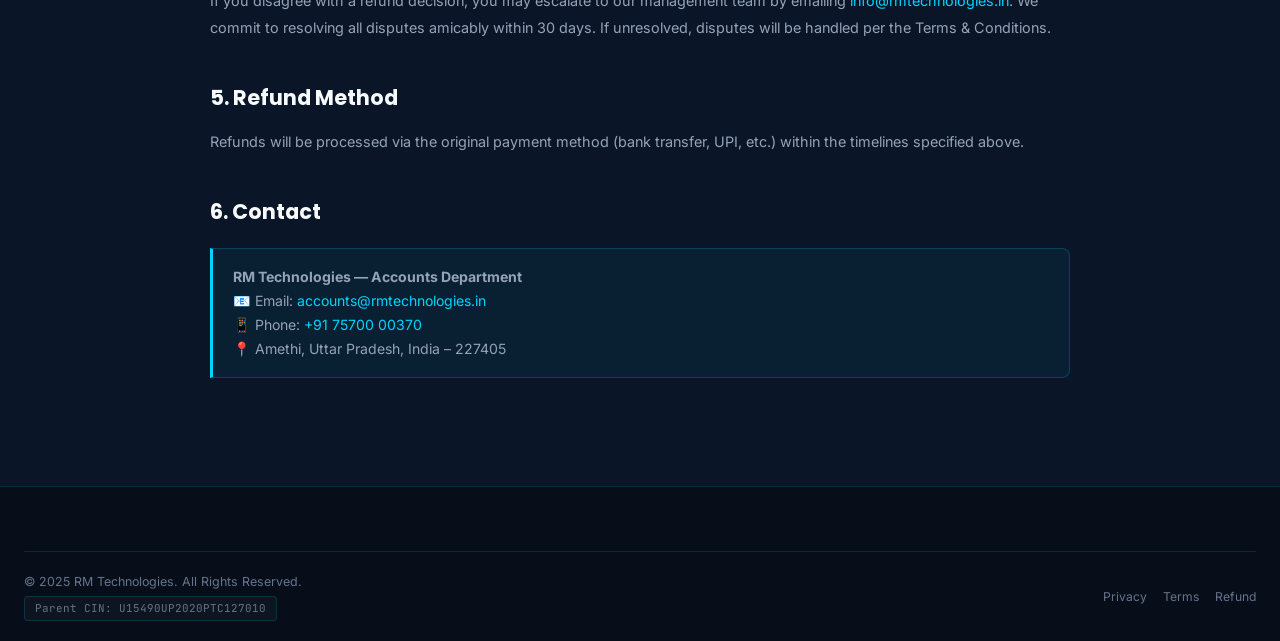
<file: refund.html>
<!DOCTYPE html>
<html lang="en">
<head>
  <meta charset="UTF-8">
  <meta name="viewport" content="width=device-width, initial-scale=1.0">
  <meta name="description" content="Refund Policy - RM Technologies. Our refund and cancellation policy for technology services.">
  <title>Refund Policy | RM Technologies</title>
  <link rel="stylesheet" href="https://cdnjs.cloudflare.com/ajax/libs/font-awesome/6.5.0/css/all.min.css">
  <link rel="stylesheet" href="https://unpkg.com/aos@2.3.1/dist/aos.css">
  <link rel="stylesheet" href="css/style.css">
  <style>
    .legal-content { max-width: 860px; margin: 0 auto; }
    .legal-content h2 { font-family: var(--font-heading); font-size: 1.3rem; font-weight: 700; margin: 40px 0 14px; }
    .legal-content p { font-size: 0.9rem; color: var(--text-secondary); line-height: 1.85; margin-bottom: 14px; }
    .legal-content ul { list-style: disc; padding-left: 24px; margin-bottom: 16px; }
    .legal-content ul li { font-size: 0.88rem; color: var(--text-secondary); line-height: 1.8; margin-bottom: 6px; }
    .legal-meta { background: var(--card-bg); border: 1px solid var(--border); border-radius: var(--radius); padding: 20px 24px; margin-bottom: 40px; display: flex; gap: 24px; flex-wrap: wrap; font-size: 0.82rem; color: var(--text-muted); font-family: var(--font-mono); }
    .legal-meta span { display: flex; align-items: center; gap: 6px; }
    .legal-meta i { color: var(--accent-blue); font-size: 0.72rem; }
    .refund-table { width: 100%; border-collapse: collapse; margin: 20px 0; }
    .refund-table th, .refund-table td { padding: 14px 18px; text-align: left; border: 1px solid var(--border); font-size: 0.85rem; }
    .refund-table th { background: rgba(0,212,255,0.06); color: var(--accent-blue); font-family: var(--font-heading); font-weight: 600; font-size: 0.82rem; }
    .refund-table td { color: var(--text-secondary); }
    .refund-table tr:hover td { background: rgba(0,212,255,0.02); }
  </style>
</head>
<body>

<div id="loader"><div class="loader-content"><div class="loader-logo">RMT</div><div class="loader-bar"><div class="loader-bar-fill"></div></div><div class="loader-text">LOADING...</div></div></div>

<nav class="navbar" id="navbar">
  <div class="nav-container">
    <a href="index.html" class="nav-logo"><div class="nav-logo-box">RMT</div><span class="nav-logo-text">RM <span>Technologies</span></span></a>
    <div class="nav-links">
      <a href="index.html">Home</a><a href="about.html">About</a><a href="services.html">Services</a>
      <a href="careers.html">Careers</a><a href="contact.html" class="nav-cta">Contact Us</a>
    </div>
    <button class="hamburger" id="hamburger" aria-label="Menu"><span></span><span></span><span></span></button>
  </div>
</nav>
<div class="mobile-nav" id="mobileNav">
  <a href="index.html">Home</a><a href="about.html">About</a><a href="services.html">Services</a>
  <a href="careers.html">Careers</a><a href="contact.html">Contact Us</a>
</div>

<section class="page-hero">
  <div class="page-hero-grid"></div><div class="page-hero-glow"></div>
  <div class="container" style="position:relative;z-index:2;">
    <div class="breadcrumb"><a href="index.html">Home</a><span class="sep">/</span><span class="current">Refund Policy</span></div>
    <span class="section-tag">Legal</span>
    <h1 class="section-title" style="font-size:clamp(1.8rem,3vw,2.8rem);margin-bottom:16px;">Refund <span class="gradient-text">Policy</span></h1>
    <div class="divider"></div>
  </div>
</section>

<section class="section">
  <div class="container">
    <div class="legal-content">

      <div class="legal-meta">
        <span><i class="fa-solid fa-calendar"></i> Effective: January 1, 2025</span>
        <span><i class="fa-solid fa-building"></i> RM Technologies</span>
      </div>

      <p>At RM Technologies, we are committed to delivering high-quality technology services. We understand that circumstances may arise requiring cancellation or refund. This policy outlines our refund and cancellation procedures.</p>

      <h2>1. Refund Eligibility</h2>
      <table class="refund-table">
        <thead>
          <tr>
            <th>Scenario</th>
            <th>Refund</th>
            <th>Timeline</th>
          </tr>
        </thead>
        <tbody>
          <tr>
            <td>Cancellation before project starts</td>
            <td>100% refund of advance</td>
            <td>Within 7 business days</td>
          </tr>
          <tr>
            <td>Cancellation after kickoff but before 25% completion</td>
            <td>50% refund of advance</td>
            <td>Within 14 business days</td>
          </tr>
          <tr>
            <td>Cancellation after 25% completion</td>
            <td>No refund — pay for work completed</td>
            <td>Invoice within 7 days</td>
          </tr>
          <tr>
            <td>Service not delivered as per SOW</td>
            <td>Partial/Full refund after review</td>
            <td>Within 21 business days</td>
          </tr>
          <tr>
            <td>Dedicated team / T&M engagement</td>
            <td>No refund — billed monthly for work done</td>
            <td>Standard billing cycle</td>
          </tr>
        </tbody>
      </table>

      <h2>2. How to Request a Refund</h2>
      <ul>
        <li>Email <a href="mailto:accounts@rmtechnologies.in" style="color:var(--accent-blue);">accounts@rmtechnologies.in</a> with subject "Refund Request"</li>
        <li>Include your project name/ID, invoice number, and reason for refund</li>
        <li>Our team will acknowledge within 48 hours</li>
        <li>Refund decision communicated within 7 business days</li>
      </ul>

      <h2>3. Non-Refundable Items</h2>
      <ul>
        <li>Third-party software licenses or subscriptions purchased on your behalf</li>
        <li>Cloud infrastructure costs (AWS, Azure, etc.) already incurred</li>
        <li>Domain registrations and SSL certificates</li>
        <li>Consulting hours already delivered</li>
        <li>Completed and approved milestone deliverables</li>
      </ul>

      <h2>4. Dispute Resolution</h2>
      <p>If you disagree with a refund decision, you may escalate to our management team by emailing <a href="mailto:info@rmtechnologies.in" style="color:var(--accent-blue);">info@rmtechnologies.in</a>. We commit to resolving all disputes amicably within 30 days. If unresolved, disputes will be handled per the Terms & Conditions.</p>

      <h2>5. Refund Method</h2>
      <p>Refunds will be processed via the original payment method (bank transfer, UPI, etc.) within the timelines specified above.</p>

      <h2>6. Contact</h2>
      <div class="highlight-box">
        <strong>RM Technologies — Accounts Department</strong><br>
        📧 Email: <a href="mailto:accounts@rmtechnologies.in" style="color:var(--accent-blue);">accounts@rmtechnologies.in</a><br>
        📱 Phone: <a href="tel:+917570000370" style="color:var(--accent-blue);">+91 75700 00370</a><br>
        📍 Amethi, Uttar Pradesh, India – 227405
      </div>

    </div>
  </div>
</section>

<footer>
  <div class="container">
    <div class="footer-bottom" style="padding:20px 0;">
      <div class="footer-bottom-left">
        <p>© 2025 RM Technologies. All Rights Reserved.</p>
        <span class="footer-cin">Parent CIN: U15490UP2020PTC127010</span>
      </div>
      <div class="footer-bottom-right">
        <a href="privacy.html">Privacy</a><a href="terms.html">Terms</a><a href="refund.html">Refund</a>
      </div>
    </div>
  </div>
</footer>

<button class="back-top" id="backTop"><i class="fa-solid fa-arrow-up"></i></button>
<script src="https://unpkg.com/aos@2.3.1/dist/aos.js"></script>
<script src="js/main.js"></script>
</body>
</html>
</file>
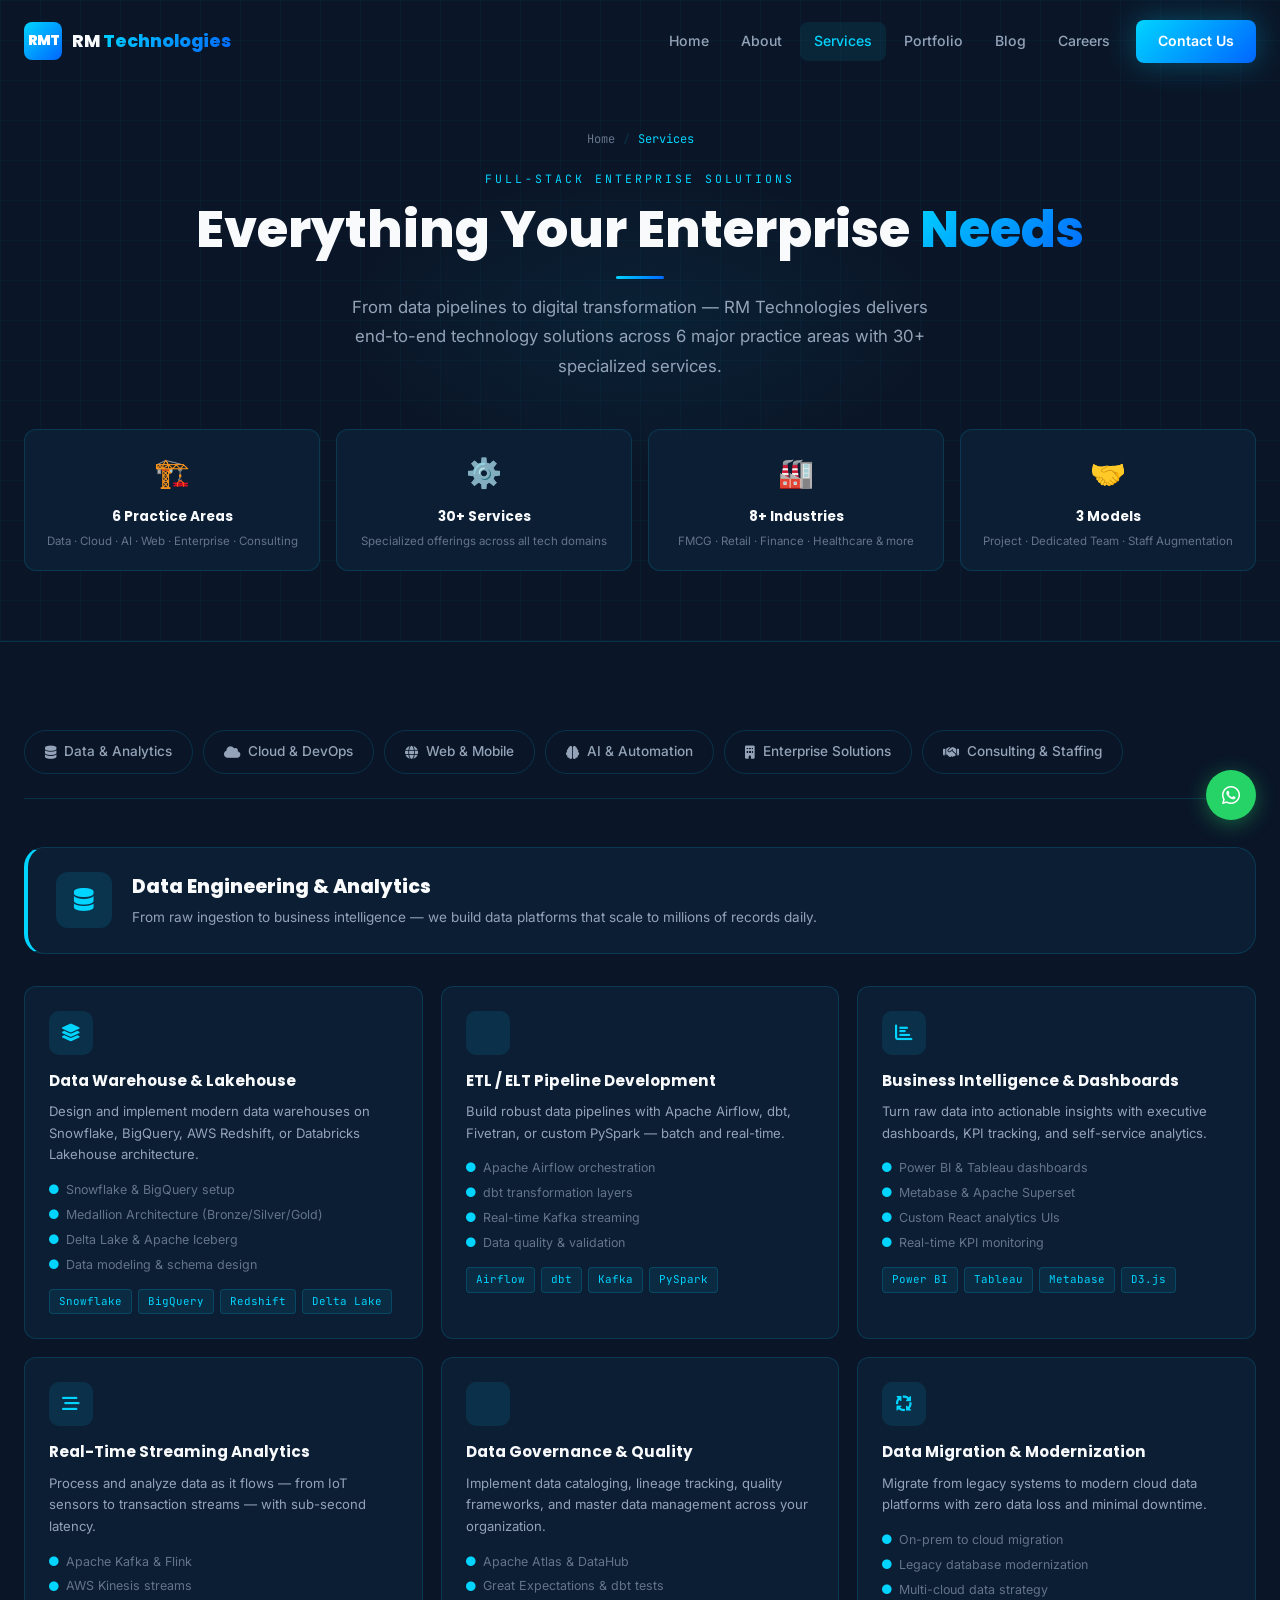
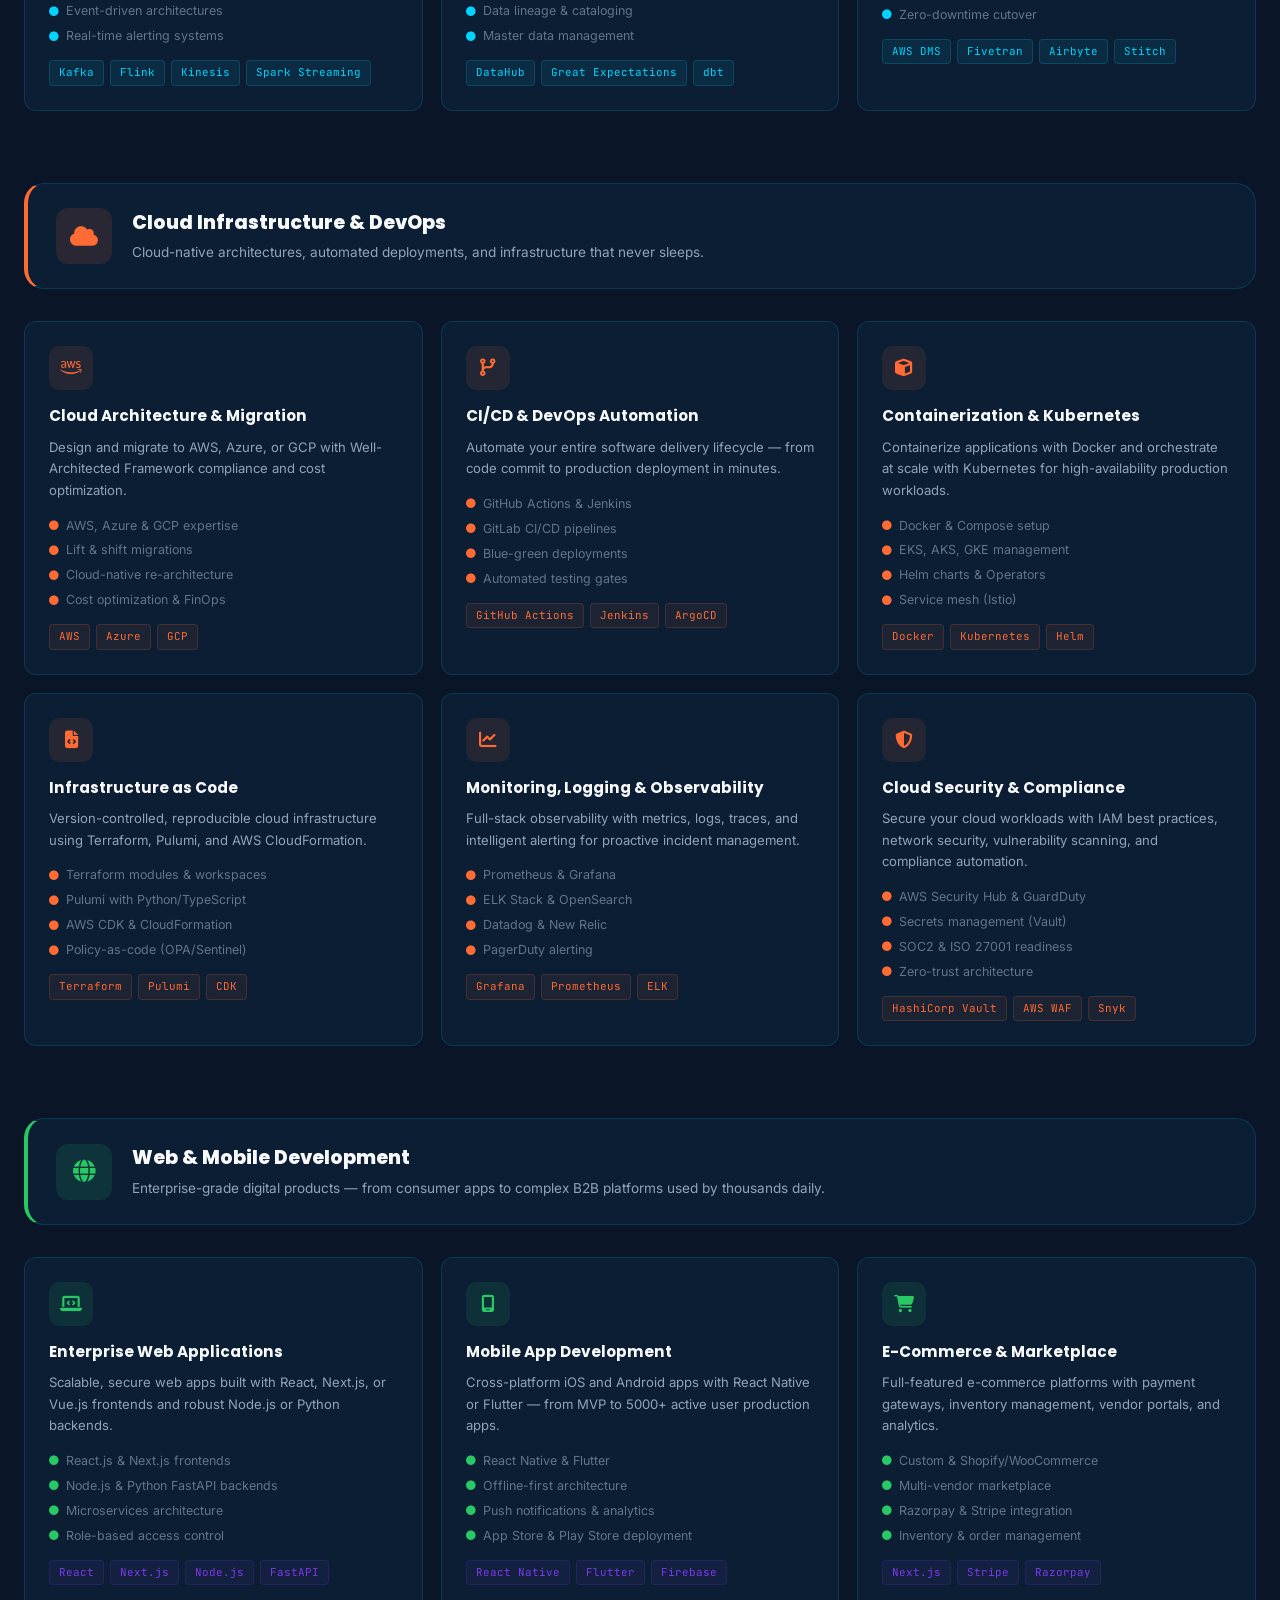
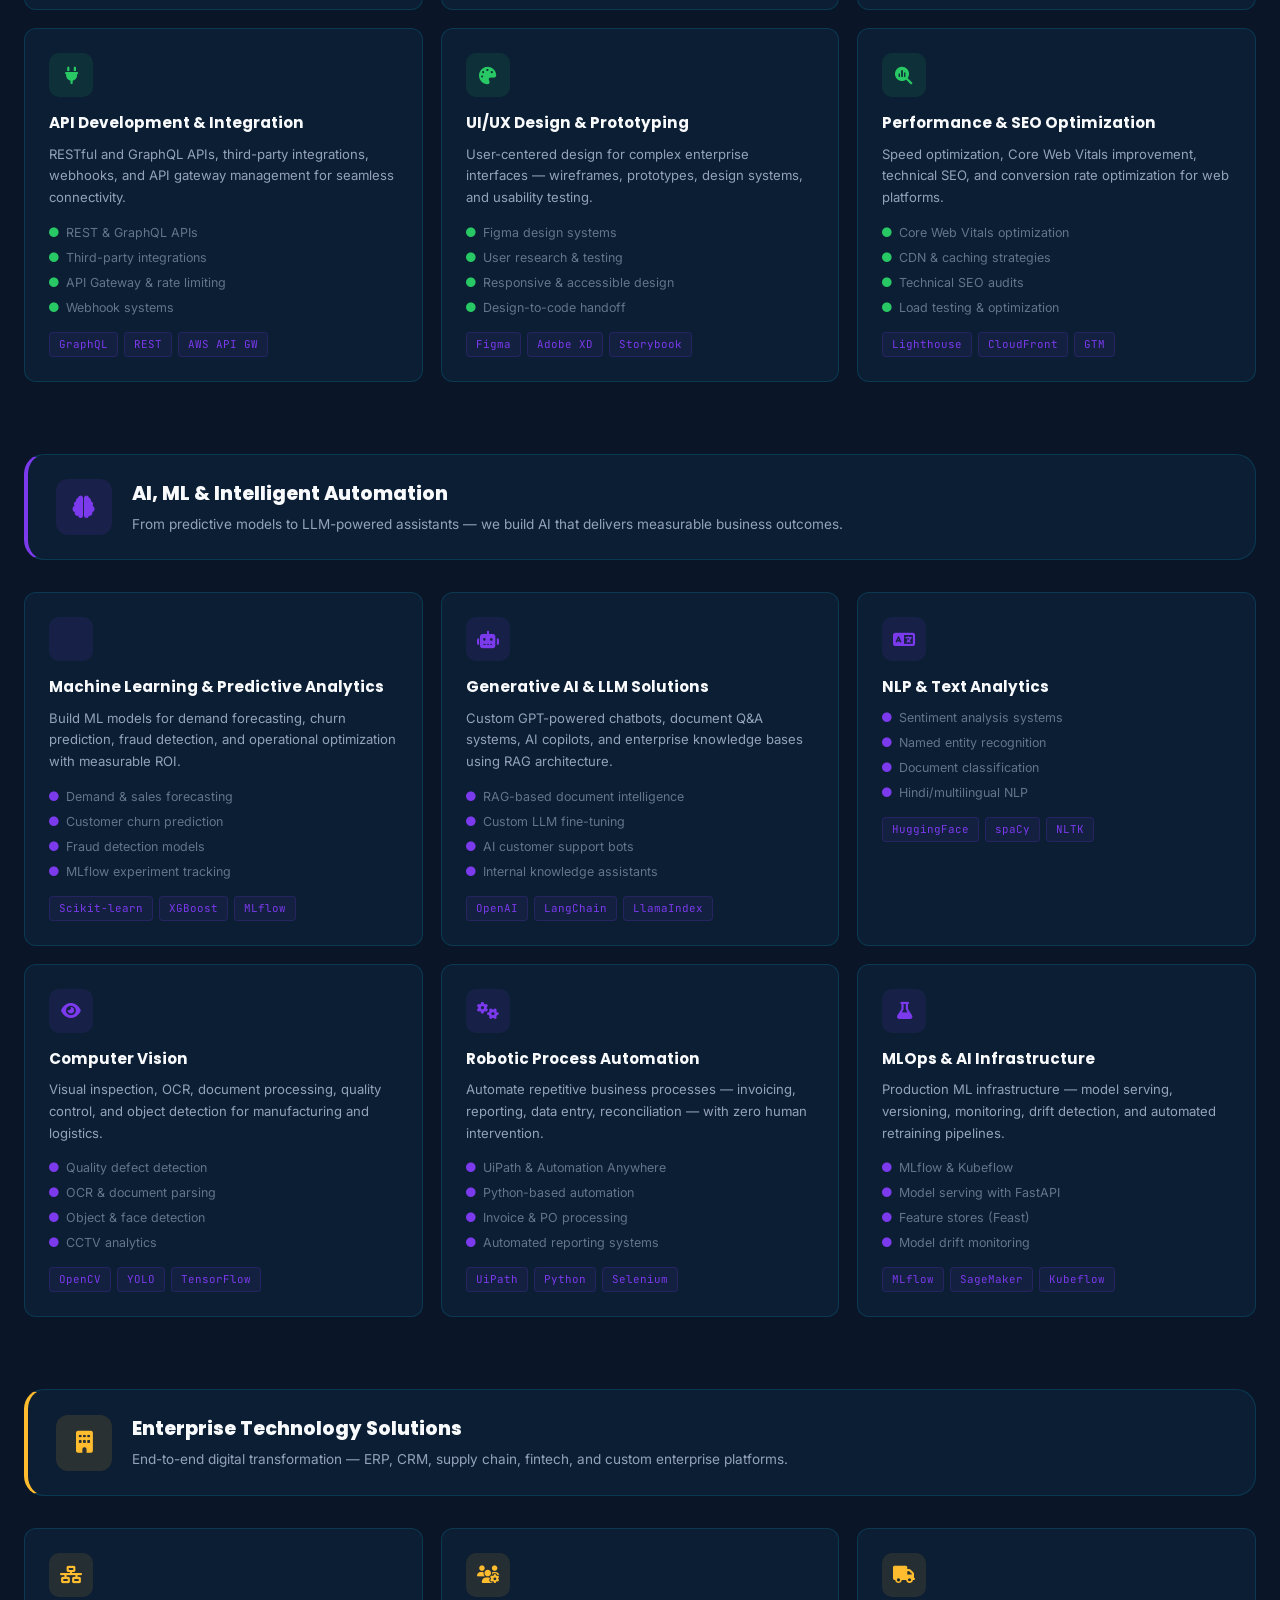
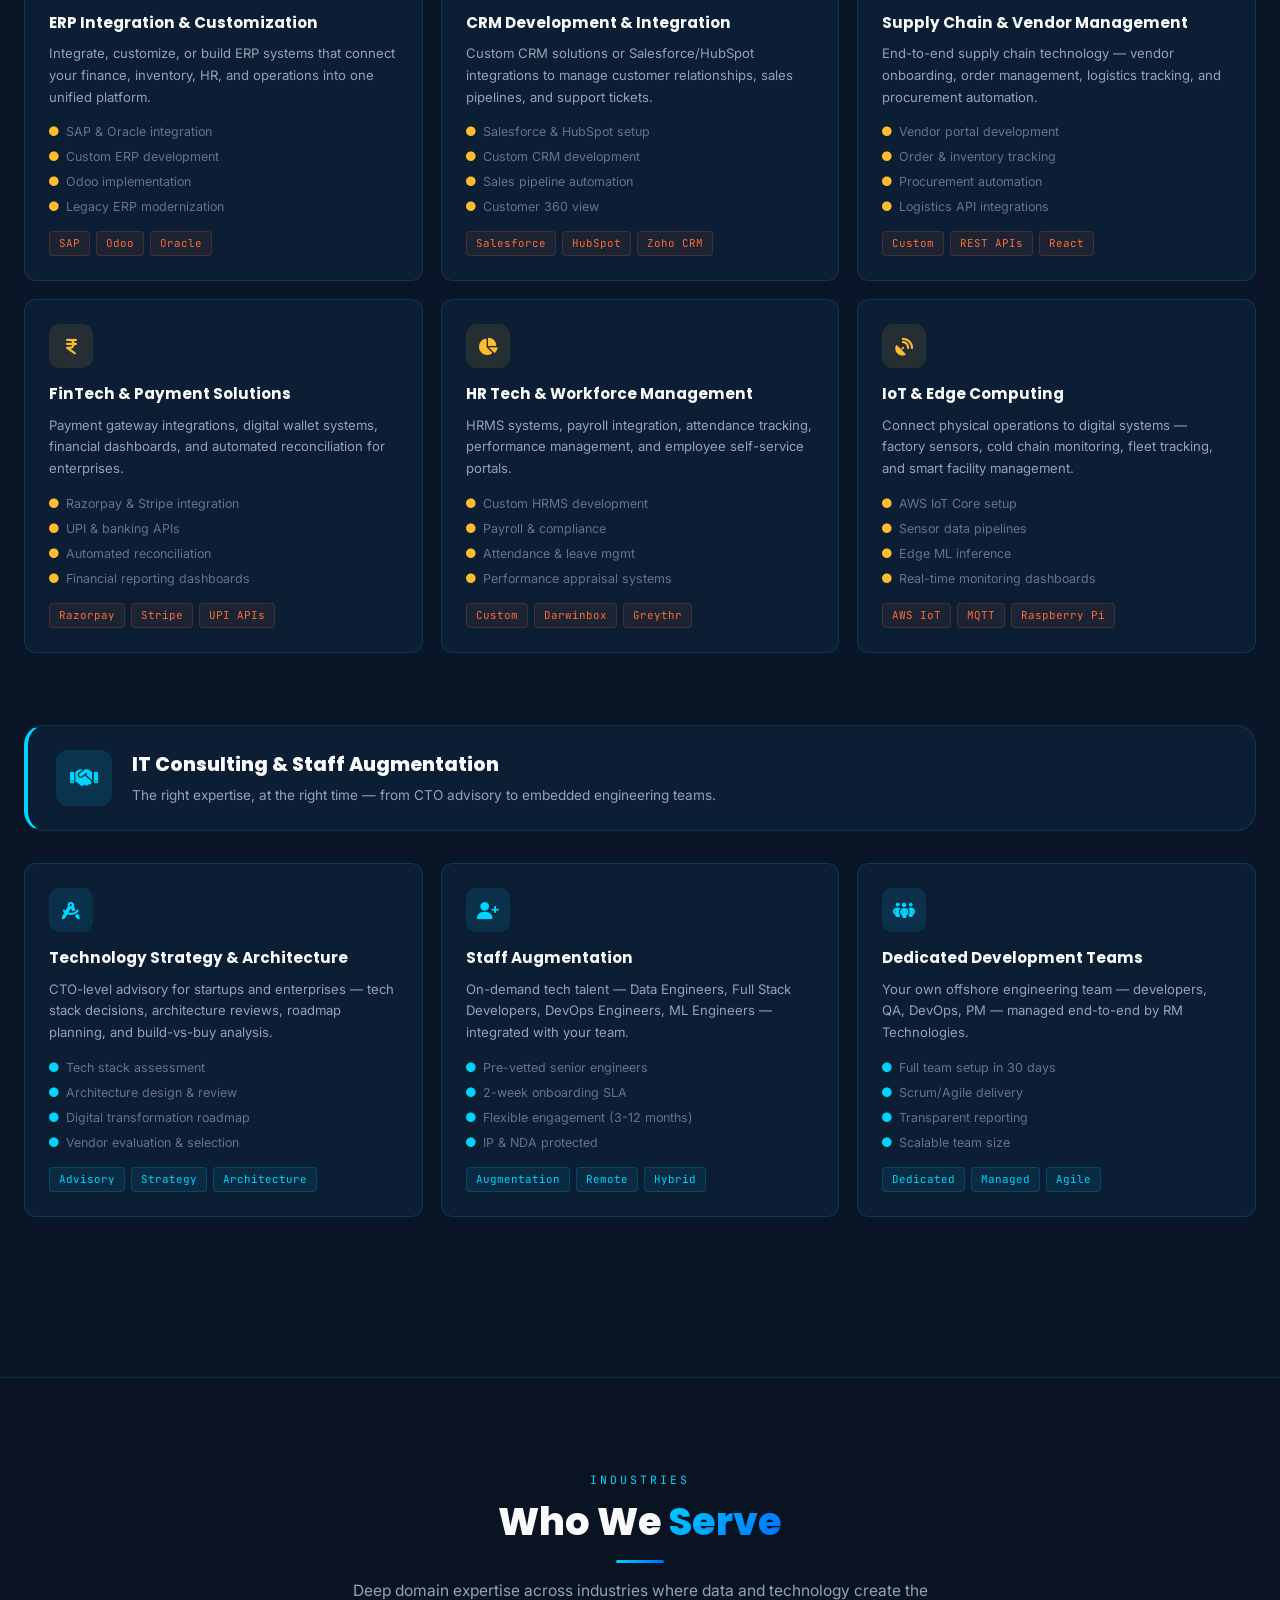
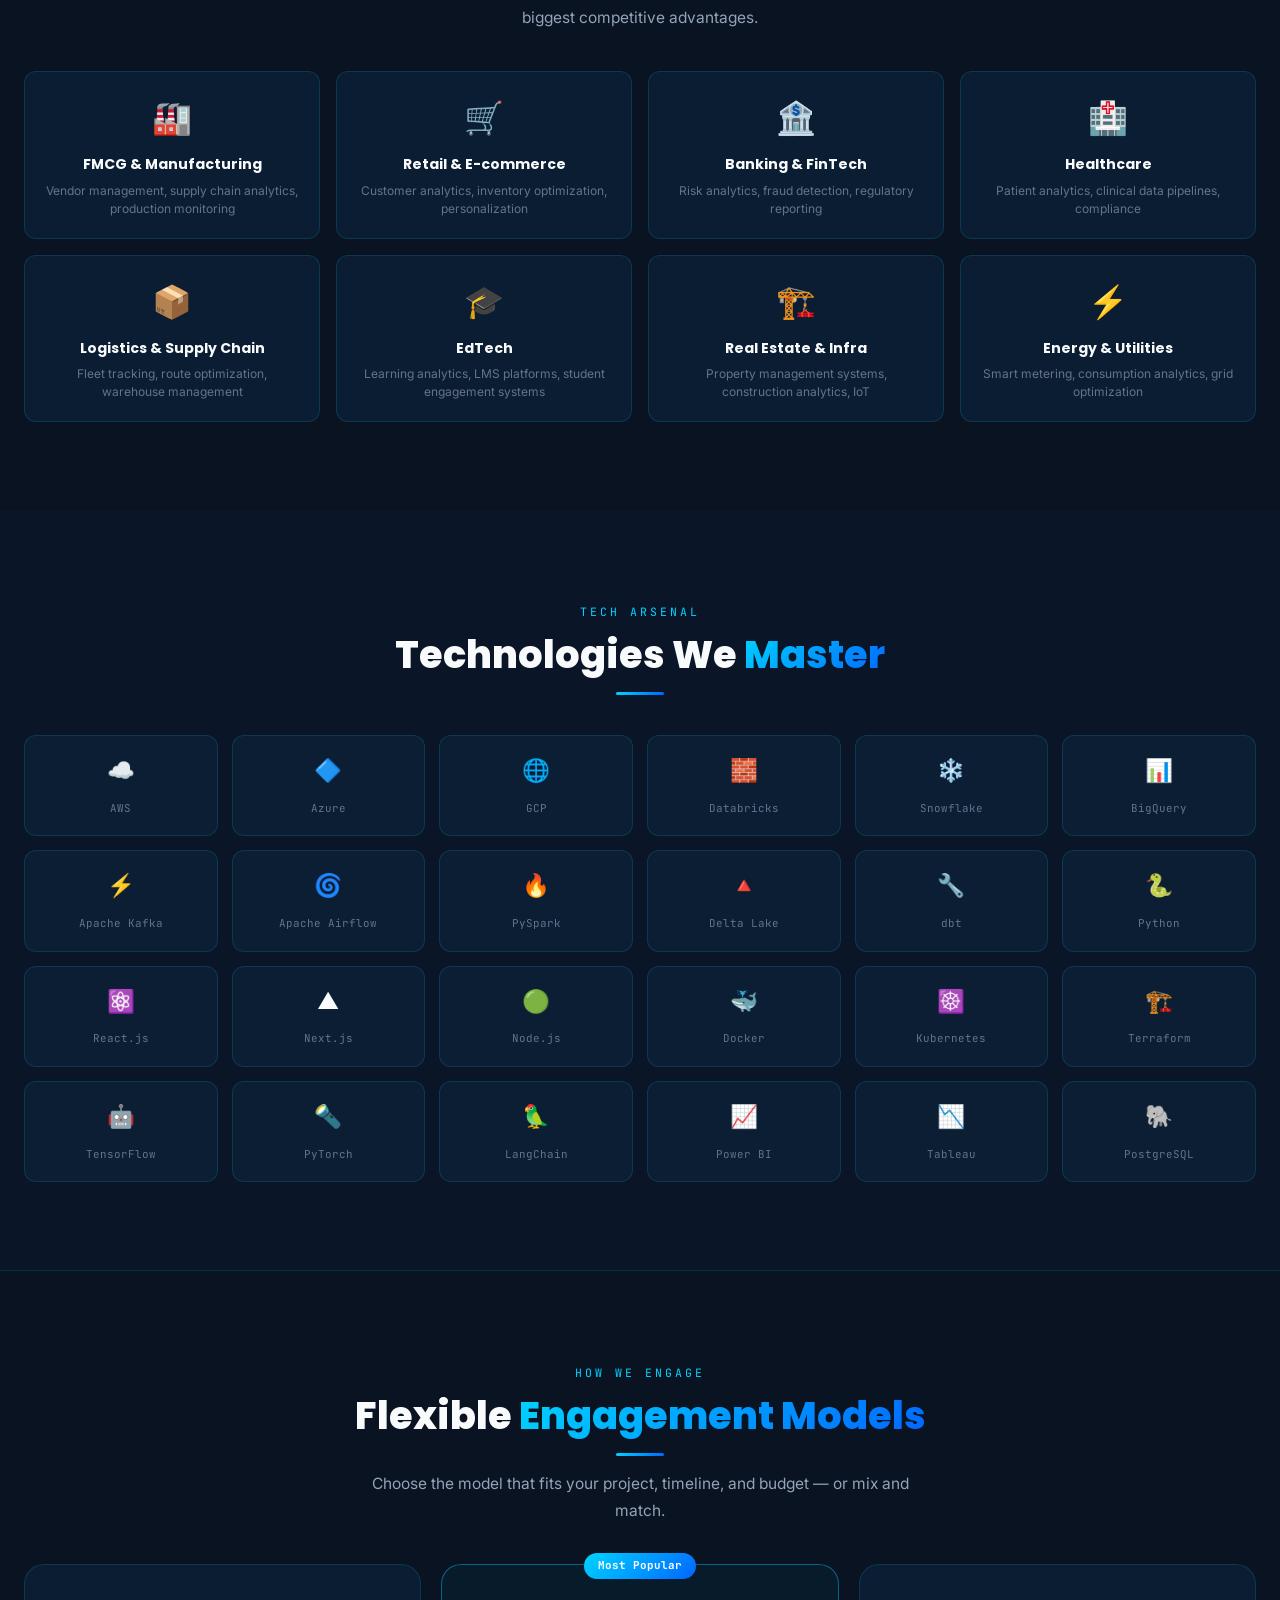
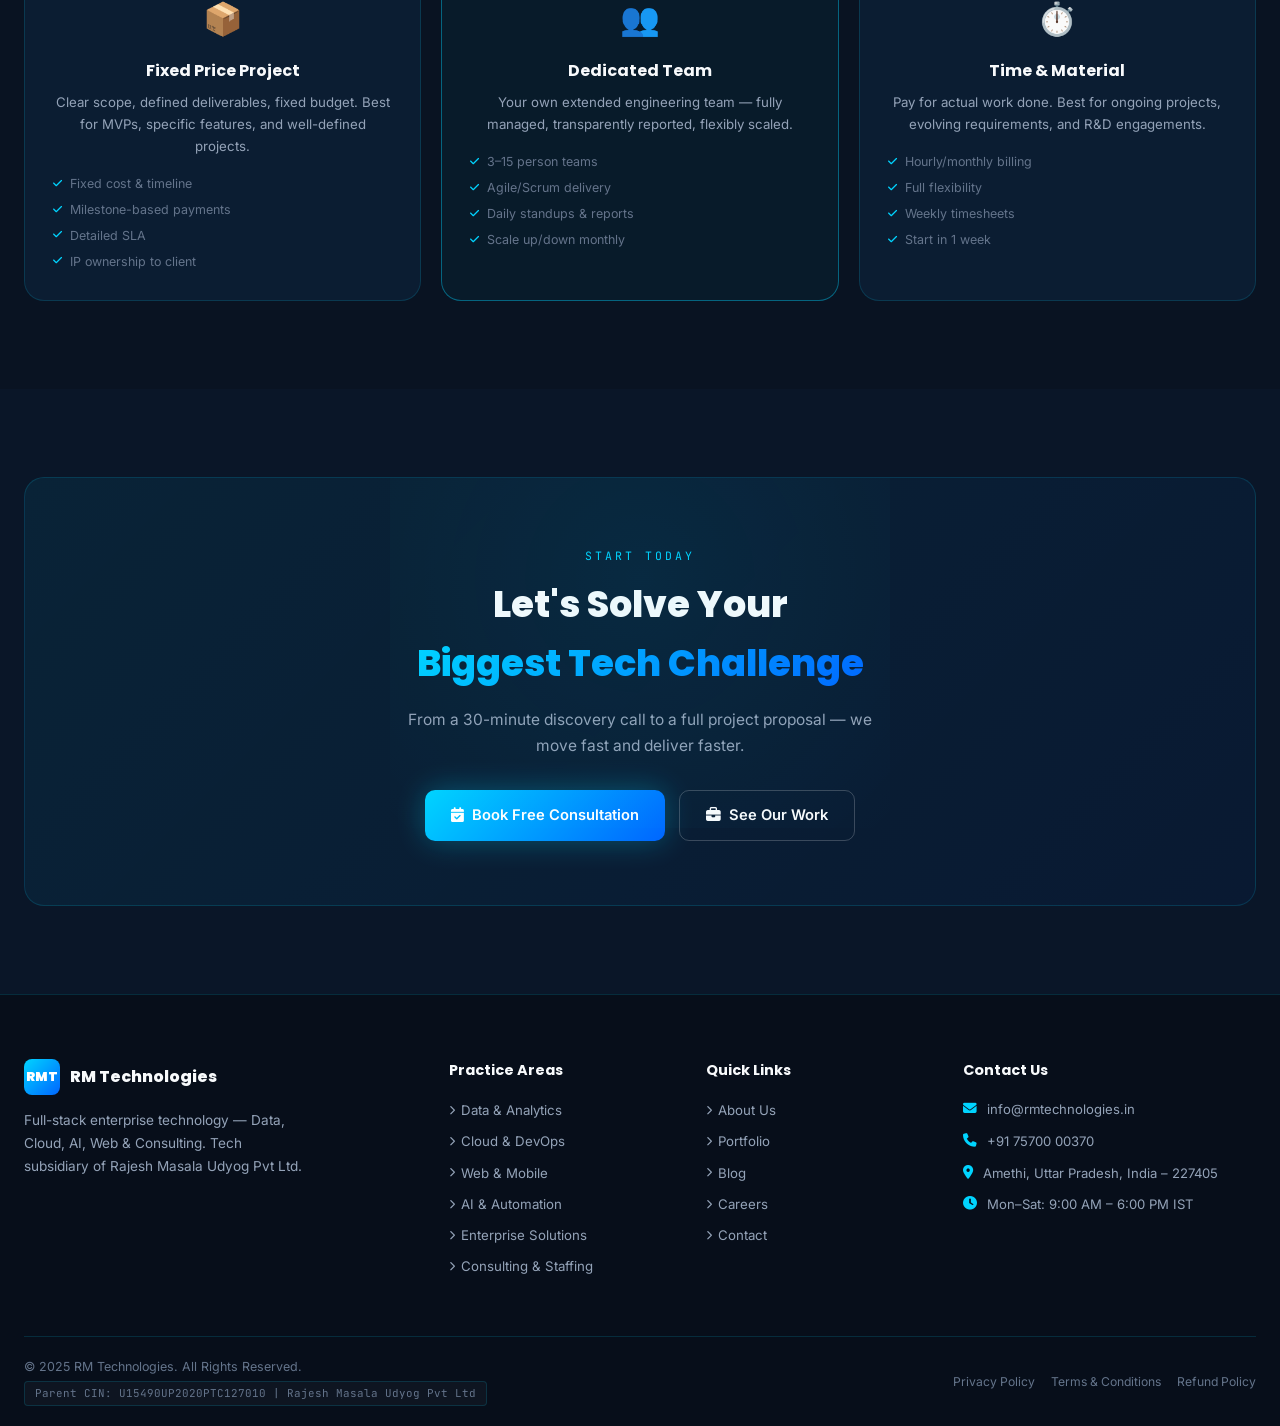
<file: services.html>
<!DOCTYPE html>
<html lang="en">
<head>
  <meta charset="UTF-8">
  <meta name="viewport" content="width=device-width, initial-scale=1.0">
  <meta name="description" content="RM Technologies - Complete Enterprise Technology Services. Data Engineering, Cloud, AI/ML, Web Development, ERP, Digital Transformation and more.">
  <title>Services | RM Technologies</title>
  <link rel="stylesheet" href="https://cdnjs.cloudflare.com/ajax/libs/font-awesome/6.5.0/css/all.min.css">
  <link rel="stylesheet" href="https://unpkg.com/aos@2.3.1/dist/aos.css">
  <link rel="stylesheet" href="css/style.css">
  <style>
    /* ── SERVICE PAGE SPECIFIC ── */
    .services-hero-grid {
      display: grid;
      grid-template-columns: repeat(4, 1fr);
      gap: 16px;
      margin-top: 48px;
    }

    .service-hero-card {
      background: var(--card-bg);
      border: 1px solid var(--border);
      border-radius: var(--radius);
      padding: 20px;
      text-align: center;
      transition: var(--transition);
    }

    .service-hero-card:hover {
      border-color: rgba(0,212,255,0.3);
      transform: translateY(-4px);
    }

    .service-hero-card .icon {
      font-size: 1.8rem;
      margin-bottom: 10px;
    }

    .service-hero-card h4 {
      font-family: var(--font-heading);
      font-size: 0.85rem;
      font-weight: 700;
      margin-bottom: 4px;
    }

    .service-hero-card p {
      font-size: 0.72rem;
      color: var(--text-muted);
    }

    /* ── CATEGORY TABS ── */
    .category-tabs {
      display: flex;
      gap: 10px;
      flex-wrap: wrap;
      margin-bottom: 48px;
      padding-bottom: 24px;
      border-bottom: 1px solid var(--border);
    }

    .cat-tab {
      display: flex;
      align-items: center;
      gap: 8px;
      padding: 10px 20px;
      background: transparent;
      border: 1px solid var(--border);
      border-radius: 50px;
      color: var(--text-secondary);
      font-size: 0.85rem;
      font-weight: 500;
      cursor: pointer;
      transition: var(--transition);
      font-family: var(--font-body);
      text-decoration: none;
    }

    .cat-tab:hover,
    .cat-tab.active {
      background: rgba(0,212,255,0.08);
      border-color: var(--accent-blue);
      color: var(--accent-blue);
    }

    .cat-tab i { font-size: 0.82rem; }

    /* ── SERVICE CATEGORY SECTION ── */
    .service-cat-section {
      margin-bottom: 72px;
      scroll-margin-top: 100px;
    }

    .service-cat-header {
      display: flex;
      align-items: center;
      gap: 20px;
      margin-bottom: 32px;
      padding: 24px 28px;
      background: var(--card-bg);
      border: 1px solid var(--border);
      border-radius: var(--radius-lg);
      border-left: 4px solid var(--accent-blue);
    }

    .service-cat-header.orange { border-left-color: var(--accent-orange); }
    .service-cat-header.purple { border-left-color: var(--accent-purple); }
    .service-cat-header.green { border-left-color: #28C864; }
    .service-cat-header.yellow { border-left-color: #FEBC2E; }

    .cat-header-icon {
      width: 56px;
      height: 56px;
      border-radius: var(--radius);
      display: flex;
      align-items: center;
      justify-content: center;
      font-size: 1.4rem;
      flex-shrink: 0;
    }

    .cat-header-icon.blue { background: rgba(0,212,255,0.12); color: var(--accent-blue); }
    .cat-header-icon.orange { background: rgba(255,107,53,0.12); color: var(--accent-orange); }
    .cat-header-icon.purple { background: rgba(124,58,237,0.12); color: var(--accent-purple); }
    .cat-header-icon.green { background: rgba(40,200,100,0.12); color: #28C864; }
    .cat-header-icon.yellow { background: rgba(254,188,46,0.12); color: #FEBC2E; }

    .cat-header-text h3 {
      font-family: var(--font-heading);
      font-size: 1.2rem;
      font-weight: 800;
      margin-bottom: 4px;
    }

    .cat-header-text p {
      font-size: 0.85rem;
      color: var(--text-secondary);
    }

    /* ── SERVICE CARDS GRID ── */
    .service-cards-grid {
      display: grid;
      grid-template-columns: repeat(3, 1fr);
      gap: 18px;
    }

    .svc-card {
      background: var(--card-bg);
      border: 1px solid var(--border);
      border-radius: var(--radius);
      padding: 24px;
      transition: var(--transition);
      position: relative;
      overflow: hidden;
    }

    .svc-card::before {
      content: '';
      position: absolute;
      top: 0; left: 0; right: 0;
      height: 2px;
      background: var(--gradient-main);
      transform: scaleX(0);
      transition: var(--transition);
    }

    .svc-card:hover {
      transform: translateY(-6px);
      border-color: rgba(0,212,255,0.3);
      box-shadow: 0 16px 48px rgba(0,0,0,0.3);
    }

    .svc-card:hover::before { transform: scaleX(1); }

    .svc-card.orange::before { background: var(--gradient-orange); }
    .svc-card.purple::before { background: var(--gradient-purple); }
    .svc-card.green::before { background: linear-gradient(135deg,#28C864,#00A854); }
    .svc-card.yellow::before { background: linear-gradient(135deg,#FEBC2E,#FF9500); }

    .svc-icon {
      width: 44px;
      height: 44px;
      border-radius: 10px;
      display: flex;
      align-items: center;
      justify-content: center;
      font-size: 1.1rem;
      margin-bottom: 14px;
    }

    .svc-icon.blue { background: rgba(0,212,255,0.1); color: var(--accent-blue); }
    .svc-icon.orange { background: rgba(255,107,53,0.1); color: var(--accent-orange); }
    .svc-icon.purple { background: rgba(124,58,237,0.1); color: var(--accent-purple); }
    .svc-icon.green { background: rgba(40,200,100,0.1); color: #28C864; }
    .svc-icon.yellow { background: rgba(254,188,46,0.1); color: #FEBC2E; }

    .svc-card h4 {
      font-family: var(--font-heading);
      font-size: 0.95rem;
      font-weight: 700;
      margin-bottom: 8px;
    }

    .svc-card p {
      font-size: 0.82rem;
      color: var(--text-secondary);
      line-height: 1.65;
      margin-bottom: 14px;
    }

    .svc-features {
      display: flex;
      flex-direction: column;
      gap: 5px;
      margin-bottom: 14px;
    }

    .svc-feature {
      display: flex;
      align-items: center;
      gap: 7px;
      font-size: 0.78rem;
      color: var(--text-muted);
    }

    .svc-feature i {
      font-size: 0.6rem;
      color: var(--accent-blue);
    }

    .svc-card.orange .svc-feature i { color: var(--accent-orange); }
    .svc-card.purple .svc-feature i { color: var(--accent-purple); }
    .svc-card.green .svc-feature i { color: #28C864; }
    .svc-card.yellow .svc-feature i { color: #FEBC2E; }

    /* ── INDUSTRIES ── */
    .industry-grid {
      display: grid;
      grid-template-columns: repeat(4, 1fr);
      gap: 16px;
      margin-top: 40px;
    }

    .industry-card {
      background: var(--card-bg);
      border: 1px solid var(--border);
      border-radius: var(--radius);
      padding: 20px;
      text-align: center;
      transition: var(--transition);
    }

    .industry-card:hover {
      border-color: rgba(0,212,255,0.3);
      transform: translateY(-4px);
    }

    .industry-icon {
      font-size: 2rem;
      margin-bottom: 10px;
    }

    .industry-card h4 {
      font-family: var(--font-heading);
      font-size: 0.88rem;
      font-weight: 700;
      margin-bottom: 6px;
    }

    .industry-card p {
      font-size: 0.75rem;
      color: var(--text-muted);
      line-height: 1.5;
    }

    /* ── ENGAGEMENT MODELS ── */
    .engagement-grid {
      display: grid;
      grid-template-columns: repeat(3, 1fr);
      gap: 20px;
      margin-top: 40px;
    }

    .engagement-card {
      background: var(--card-bg);
      border: 1px solid var(--border);
      border-radius: var(--radius-lg);
      padding: 28px;
      text-align: center;
      transition: var(--transition);
    }

    .engagement-card:hover {
      border-color: rgba(0,212,255,0.3);
      transform: translateY(-6px);
    }

    .engagement-card.featured {
      border-color: rgba(0,212,255,0.4);
      background: rgba(0,212,255,0.04);
      position: relative;
    }

    .engagement-card.featured::before {
      content: 'Most Popular';
      position: absolute;
      top: -12px;
      left: 50%;
      transform: translateX(-50%);
      background: var(--gradient-main);
      color: white;
      font-size: 0.68rem;
      font-weight: 700;
      padding: 4px 14px;
      border-radius: 50px;
      font-family: var(--font-mono);
      white-space: nowrap;
    }

    .engagement-icon {
      font-size: 2rem;
      margin-bottom: 14px;
    }

    .engagement-card h4 {
      font-family: var(--font-heading);
      font-size: 1rem;
      font-weight: 700;
      margin-bottom: 8px;
    }

    .engagement-card p {
      font-size: 0.83rem;
      color: var(--text-secondary);
      line-height: 1.65;
      margin-bottom: 16px;
    }

    .engagement-features {
      display: flex;
      flex-direction: column;
      gap: 6px;
      text-align: left;
    }

    .engagement-features span {
      font-size: 0.78rem;
      color: var(--text-muted);
      display: flex;
      align-items: center;
      gap: 8px;
    }

    .engagement-features span i {
      color: var(--accent-blue);
      font-size: 0.65rem;
    }

    /* ── TECH EXPERTISE ── */
    .tech-expertise-grid {
      display: grid;
      grid-template-columns: repeat(6, 1fr);
      gap: 14px;
      margin-top: 40px;
    }

    .tech-item {
      background: var(--card-bg);
      border: 1px solid var(--border);
      border-radius: var(--radius);
      padding: 16px 12px;
      text-align: center;
      transition: var(--transition);
      cursor: default;
    }

    .tech-item:hover {
      border-color: rgba(0,212,255,0.3);
      transform: translateY(-3px);
    }

    .tech-item-icon {
      font-size: 1.4rem;
      margin-bottom: 6px;
    }

    .tech-item span {
      font-family: var(--font-mono);
      font-size: 0.68rem;
      color: var(--text-muted);
    }

    /* ── RESPONSIVE ── */
    @media(max-width: 1024px) {
      .service-cards-grid { grid-template-columns: repeat(2, 1fr); }
      .tech-expertise-grid { grid-template-columns: repeat(4, 1fr); }
      .services-hero-grid { grid-template-columns: repeat(2, 1fr); }
      .industry-grid { grid-template-columns: repeat(2, 1fr); }
    }

    @media(max-width: 768px) {
      .service-cards-grid { grid-template-columns: 1fr; }
      .tech-expertise-grid { grid-template-columns: repeat(3, 1fr); }
      .engagement-grid { grid-template-columns: 1fr; }
      .services-hero-grid { grid-template-columns: repeat(2, 1fr); }
    }

    @media(max-width: 480px) {
      .tech-expertise-grid { grid-template-columns: repeat(2, 1fr); }
      .industry-grid { grid-template-columns: 1fr 1fr; }
    }
  </style>
</head>
<body>

<!-- LOADER -->
<div id="loader">
  <div class="loader-content">
    <div class="loader-logo">RMT</div>
    <div class="loader-bar"><div class="loader-bar-fill"></div></div>
    <div class="loader-text">LOADING...</div>
  </div>
</div>

<!-- NAVBAR -->
<nav class="navbar" id="navbar">
  <div class="nav-container">
    <a href="index.html" class="nav-logo">
      <div class="nav-logo-box">RMT</div>
      <span class="nav-logo-text">RM <span>Technologies</span></span>
    </a>
    <div class="nav-links">
      <a href="index.html">Home</a>
      <a href="about.html">About</a>
      <a href="services.html" class="active">Services</a>
      <a href="portfolio.html">Portfolio</a>
      <a href="blog.html">Blog</a>
      <a href="careers.html">Careers</a>
      <a href="contact.html" class="nav-cta">Contact Us</a>
    </div>
    <button class="hamburger" id="hamburger" aria-label="Menu">
      <span></span><span></span><span></span>
    </button>
  </div>
</nav>
<div class="mobile-nav" id="mobileNav">
  <a href="index.html">Home</a>
  <a href="about.html">About</a>
  <a href="services.html">Services</a>
  <a href="portfolio.html">Portfolio</a>
  <a href="blog.html">Blog</a>
  <a href="careers.html">Careers</a>
  <a href="contact.html">Contact Us</a>
</div>

<!-- PAGE HERO -->
<section class="page-hero">
  <div class="page-hero-grid"></div>
  <div class="page-hero-glow"></div>
  <div class="container" style="position:relative;z-index:2;">
    <div class="breadcrumb">
      <a href="index.html">Home</a>
      <span class="sep">/</span>
      <span class="current">Services</span>
    </div>
    <span class="section-tag">Full-Stack Enterprise Solutions</span>
    <h1 class="section-title" style="font-size:clamp(2rem,4vw,3.2rem);margin-bottom:16px;">
      Everything Your Enterprise <span class="gradient-text">Needs</span>
    </h1>
    <div class="divider"></div>
    <p class="section-sub" style="margin:0 auto;font-size:1.05rem;">
      From data pipelines to digital transformation — RM Technologies delivers end-to-end 
      technology solutions across 6 major practice areas with 30+ specialized services.
    </p>

    <!-- Quick Stats -->
    <div class="services-hero-grid" data-aos="fade-up" data-aos-delay="200">
      <div class="service-hero-card">
        <div class="icon">🏗️</div>
        <h4>6 Practice Areas</h4>
        <p>Data · Cloud · AI · Web · Enterprise · Consulting</p>
      </div>
      <div class="service-hero-card">
        <div class="icon">⚙️</div>
        <h4>30+ Services</h4>
        <p>Specialized offerings across all tech domains</p>
      </div>
      <div class="service-hero-card">
        <div class="icon">🏭</div>
        <h4>8+ Industries</h4>
        <p>FMCG · Retail · Finance · Healthcare & more</p>
      </div>
      <div class="service-hero-card">
        <div class="icon">🤝</div>
        <h4>3 Models</h4>
        <p>Project · Dedicated Team · Staff Augmentation</p>
      </div>
    </div>
  </div>
</section>

<!-- MAIN SERVICES -->
<section class="section">
  <div class="container">

    <!-- CATEGORY TABS -->
    <div class="category-tabs" data-aos="fade-up">
      <a href="#data" class="cat-tab active"><i class="fa-solid fa-database"></i> Data & Analytics</a>
      <a href="#cloud" class="cat-tab"><i class="fa-solid fa-cloud"></i> Cloud & DevOps</a>
      <a href="#web" class="cat-tab"><i class="fa-solid fa-globe"></i> Web & Mobile</a>
      <a href="#ai" class="cat-tab"><i class="fa-solid fa-brain"></i> AI & Automation</a>
      <a href="#enterprise" class="cat-tab"><i class="fa-solid fa-building"></i> Enterprise Solutions</a>
      <a href="#consulting" class="cat-tab"><i class="fa-solid fa-handshake"></i> Consulting & Staffing</a>
    </div>

    <!-- ═══════════════════════════════════
         1. DATA & ANALYTICS
    ═══════════════════════════════════ -->
    <div class="service-cat-section" id="data" data-aos="fade-up">
      <div class="service-cat-header">
        <div class="cat-header-icon blue"><i class="fa-solid fa-database"></i></div>
        <div class="cat-header-text">
          <h3>Data Engineering & Analytics</h3>
          <p>From raw ingestion to business intelligence — we build data platforms that scale to millions of records daily.</p>
        </div>
      </div>

      <div class="service-cards-grid">

        <div class="svc-card" data-aos="fade-up" data-aos-delay="50">
          <div class="svc-icon blue"><i class="fa-solid fa-layer-group"></i></div>
          <h4>Data Warehouse & Lakehouse</h4>
          <p>Design and implement modern data warehouses on Snowflake, BigQuery, AWS Redshift, or Databricks Lakehouse architecture.</p>
          <div class="svc-features">
            <div class="svc-feature"><i class="fa-solid fa-circle"></i> Snowflake & BigQuery setup</div>
            <div class="svc-feature"><i class="fa-solid fa-circle"></i> Medallion Architecture (Bronze/Silver/Gold)</div>
            <div class="svc-feature"><i class="fa-solid fa-circle"></i> Delta Lake & Apache Iceberg</div>
            <div class="svc-feature"><i class="fa-solid fa-circle"></i> Data modeling & schema design</div>
          </div>
          <div class="service-tags">
            <span class="tag">Snowflake</span>
            <span class="tag">BigQuery</span>
            <span class="tag">Redshift</span>
            <span class="tag">Delta Lake</span>
          </div>
        </div>

        <div class="svc-card" data-aos="fade-up" data-aos-delay="100">
          <div class="svc-icon blue"><i class="fa-solid fa-pipe-section"></i></div>
          <h4>ETL / ELT Pipeline Development</h4>
          <p>Build robust data pipelines with Apache Airflow, dbt, Fivetran, or custom PySpark — batch and real-time.</p>
          <div class="svc-features">
            <div class="svc-feature"><i class="fa-solid fa-circle"></i> Apache Airflow orchestration</div>
            <div class="svc-feature"><i class="fa-solid fa-circle"></i> dbt transformation layers</div>
            <div class="svc-feature"><i class="fa-solid fa-circle"></i> Real-time Kafka streaming</div>
            <div class="svc-feature"><i class="fa-solid fa-circle"></i> Data quality & validation</div>
          </div>
          <div class="service-tags">
            <span class="tag">Airflow</span>
            <span class="tag">dbt</span>
            <span class="tag">Kafka</span>
            <span class="tag">PySpark</span>
          </div>
        </div>

        <div class="svc-card" data-aos="fade-up" data-aos-delay="150">
          <div class="svc-icon blue"><i class="fa-solid fa-chart-bar"></i></div>
          <h4>Business Intelligence & Dashboards</h4>
          <p>Turn raw data into actionable insights with executive dashboards, KPI tracking, and self-service analytics.</p>
          <div class="svc-features">
            <div class="svc-feature"><i class="fa-solid fa-circle"></i> Power BI & Tableau dashboards</div>
            <div class="svc-feature"><i class="fa-solid fa-circle"></i> Metabase & Apache Superset</div>
            <div class="svc-feature"><i class="fa-solid fa-circle"></i> Custom React analytics UIs</div>
            <div class="svc-feature"><i class="fa-solid fa-circle"></i> Real-time KPI monitoring</div>
          </div>
          <div class="service-tags">
            <span class="tag">Power BI</span>
            <span class="tag">Tableau</span>
            <span class="tag">Metabase</span>
            <span class="tag">D3.js</span>
          </div>
        </div>

        <div class="svc-card" data-aos="fade-up" data-aos-delay="50">
          <div class="svc-icon blue"><i class="fa-solid fa-stream"></i></div>
          <h4>Real-Time Streaming Analytics</h4>
          <p>Process and analyze data as it flows — from IoT sensors to transaction streams — with sub-second latency.</p>
          <div class="svc-features">
            <div class="svc-feature"><i class="fa-solid fa-circle"></i> Apache Kafka & Flink</div>
            <div class="svc-feature"><i class="fa-solid fa-circle"></i> AWS Kinesis streams</div>
            <div class="svc-feature"><i class="fa-solid fa-circle"></i> Event-driven architectures</div>
            <div class="svc-feature"><i class="fa-solid fa-circle"></i> Real-time alerting systems</div>
          </div>
          <div class="service-tags">
            <span class="tag">Kafka</span>
            <span class="tag">Flink</span>
            <span class="tag">Kinesis</span>
            <span class="tag">Spark Streaming</span>
          </div>
        </div>

        <div class="svc-card" data-aos="fade-up" data-aos-delay="100">
          <div class="svc-icon blue"><i class="fa-solid fa-shield-check"></i></div>
          <h4>Data Governance & Quality</h4>
          <p>Implement data cataloging, lineage tracking, quality frameworks, and master data management across your organization.</p>
          <div class="svc-features">
            <div class="svc-feature"><i class="fa-solid fa-circle"></i> Apache Atlas & DataHub</div>
            <div class="svc-feature"><i class="fa-solid fa-circle"></i> Great Expectations & dbt tests</div>
            <div class="svc-feature"><i class="fa-solid fa-circle"></i> Data lineage & cataloging</div>
            <div class="svc-feature"><i class="fa-solid fa-circle"></i> Master data management</div>
          </div>
          <div class="service-tags">
            <span class="tag">DataHub</span>
            <span class="tag">Great Expectations</span>
            <span class="tag">dbt</span>
          </div>
        </div>

        <div class="svc-card" data-aos="fade-up" data-aos-delay="150">
          <div class="svc-icon blue"><i class="fa-solid fa-arrows-spin"></i></div>
          <h4>Data Migration & Modernization</h4>
          <p>Migrate from legacy systems to modern cloud data platforms with zero data loss and minimal downtime.</p>
          <div class="svc-features">
            <div class="svc-feature"><i class="fa-solid fa-circle"></i> On-prem to cloud migration</div>
            <div class="svc-feature"><i class="fa-solid fa-circle"></i> Legacy database modernization</div>
            <div class="svc-feature"><i class="fa-solid fa-circle"></i> Multi-cloud data strategy</div>
            <div class="svc-feature"><i class="fa-solid fa-circle"></i> Zero-downtime cutover</div>
          </div>
          <div class="service-tags">
            <span class="tag">AWS DMS</span>
            <span class="tag">Fivetran</span>
            <span class="tag">Airbyte</span>
            <span class="tag">Stitch</span>
          </div>
        </div>

      </div>
    </div>

    <!-- ═══════════════════════════════════
         2. CLOUD & DEVOPS
    ═══════════════════════════════════ -->
    <div class="service-cat-section" id="cloud" data-aos="fade-up">
      <div class="service-cat-header orange">
        <div class="cat-header-icon orange"><i class="fa-solid fa-cloud"></i></div>
        <div class="cat-header-text">
          <h3>Cloud Infrastructure & DevOps</h3>
          <p>Cloud-native architectures, automated deployments, and infrastructure that never sleeps.</p>
        </div>
      </div>

      <div class="service-cards-grid">

        <div class="svc-card orange" data-aos="fade-up" data-aos-delay="50">
          <div class="svc-icon orange"><i class="fa-brands fa-aws"></i></div>
          <h4>Cloud Architecture & Migration</h4>
          <p>Design and migrate to AWS, Azure, or GCP with Well-Architected Framework compliance and cost optimization.</p>
          <div class="svc-features">
            <div class="svc-feature"><i class="fa-solid fa-circle"></i> AWS, Azure & GCP expertise</div>
            <div class="svc-feature"><i class="fa-solid fa-circle"></i> Lift & shift migrations</div>
            <div class="svc-feature"><i class="fa-solid fa-circle"></i> Cloud-native re-architecture</div>
            <div class="svc-feature"><i class="fa-solid fa-circle"></i> Cost optimization & FinOps</div>
          </div>
          <div class="service-tags">
            <span class="tag tag-orange">AWS</span>
            <span class="tag tag-orange">Azure</span>
            <span class="tag tag-orange">GCP</span>
          </div>
        </div>

        <div class="svc-card orange" data-aos="fade-up" data-aos-delay="100">
          <div class="svc-icon orange"><i class="fa-solid fa-code-branch"></i></div>
          <h4>CI/CD & DevOps Automation</h4>
          <p>Automate your entire software delivery lifecycle — from code commit to production deployment in minutes.</p>
          <div class="svc-features">
            <div class="svc-feature"><i class="fa-solid fa-circle"></i> GitHub Actions & Jenkins</div>
            <div class="svc-feature"><i class="fa-solid fa-circle"></i> GitLab CI/CD pipelines</div>
            <div class="svc-feature"><i class="fa-solid fa-circle"></i> Blue-green deployments</div>
            <div class="svc-feature"><i class="fa-solid fa-circle"></i> Automated testing gates</div>
          </div>
          <div class="service-tags">
            <span class="tag tag-orange">GitHub Actions</span>
            <span class="tag tag-orange">Jenkins</span>
            <span class="tag tag-orange">ArgoCD</span>
          </div>
        </div>

        <div class="svc-card orange" data-aos="fade-up" data-aos-delay="150">
          <div class="svc-icon orange"><i class="fa-solid fa-cube"></i></div>
          <h4>Containerization & Kubernetes</h4>
          <p>Containerize applications with Docker and orchestrate at scale with Kubernetes for high-availability production workloads.</p>
          <div class="svc-features">
            <div class="svc-feature"><i class="fa-solid fa-circle"></i> Docker & Compose setup</div>
            <div class="svc-feature"><i class="fa-solid fa-circle"></i> EKS, AKS, GKE management</div>
            <div class="svc-feature"><i class="fa-solid fa-circle"></i> Helm charts & Operators</div>
            <div class="svc-feature"><i class="fa-solid fa-circle"></i> Service mesh (Istio)</div>
          </div>
          <div class="service-tags">
            <span class="tag tag-orange">Docker</span>
            <span class="tag tag-orange">Kubernetes</span>
            <span class="tag tag-orange">Helm</span>
          </div>
        </div>

        <div class="svc-card orange" data-aos="fade-up" data-aos-delay="50">
          <div class="svc-icon orange"><i class="fa-solid fa-file-code"></i></div>
          <h4>Infrastructure as Code</h4>
          <p>Version-controlled, reproducible cloud infrastructure using Terraform, Pulumi, and AWS CloudFormation.</p>
          <div class="svc-features">
            <div class="svc-feature"><i class="fa-solid fa-circle"></i> Terraform modules & workspaces</div>
            <div class="svc-feature"><i class="fa-solid fa-circle"></i> Pulumi with Python/TypeScript</div>
            <div class="svc-feature"><i class="fa-solid fa-circle"></i> AWS CDK & CloudFormation</div>
            <div class="svc-feature"><i class="fa-solid fa-circle"></i> Policy-as-code (OPA/Sentinel)</div>
          </div>
          <div class="service-tags">
            <span class="tag tag-orange">Terraform</span>
            <span class="tag tag-orange">Pulumi</span>
            <span class="tag tag-orange">CDK</span>
          </div>
        </div>

        <div class="svc-card orange" data-aos="fade-up" data-aos-delay="100">
          <div class="svc-icon orange"><i class="fa-solid fa-chart-line"></i></div>
          <h4>Monitoring, Logging & Observability</h4>
          <p>Full-stack observability with metrics, logs, traces, and intelligent alerting for proactive incident management.</p>
          <div class="svc-features">
            <div class="svc-feature"><i class="fa-solid fa-circle"></i> Prometheus & Grafana</div>
            <div class="svc-feature"><i class="fa-solid fa-circle"></i> ELK Stack & OpenSearch</div>
            <div class="svc-feature"><i class="fa-solid fa-circle"></i> Datadog & New Relic</div>
            <div class="svc-feature"><i class="fa-solid fa-circle"></i> PagerDuty alerting</div>
          </div>
          <div class="service-tags">
            <span class="tag tag-orange">Grafana</span>
            <span class="tag tag-orange">Prometheus</span>
            <span class="tag tag-orange">ELK</span>
          </div>
        </div>

        <div class="svc-card orange" data-aos="fade-up" data-aos-delay="150">
          <div class="svc-icon orange"><i class="fa-solid fa-shield-halved"></i></div>
          <h4>Cloud Security & Compliance</h4>
          <p>Secure your cloud workloads with IAM best practices, network security, vulnerability scanning, and compliance automation.</p>
          <div class="svc-features">
            <div class="svc-feature"><i class="fa-solid fa-circle"></i> AWS Security Hub & GuardDuty</div>
            <div class="svc-feature"><i class="fa-solid fa-circle"></i> Secrets management (Vault)</div>
            <div class="svc-feature"><i class="fa-solid fa-circle"></i> SOC2 & ISO 27001 readiness</div>
            <div class="svc-feature"><i class="fa-solid fa-circle"></i> Zero-trust architecture</div>
          </div>
          <div class="service-tags">
            <span class="tag tag-orange">HashiCorp Vault</span>
            <span class="tag tag-orange">AWS WAF</span>
            <span class="tag tag-orange">Snyk</span>
          </div>
        </div>

      </div>
    </div>

    <!-- ═══════════════════════════════════
         3. WEB & MOBILE
    ═══════════════════════════════════ -->
    <div class="service-cat-section" id="web" data-aos="fade-up">
      <div class="service-cat-header green">
        <div class="cat-header-icon green"><i class="fa-solid fa-globe"></i></div>
        <div class="cat-header-text">
          <h3>Web & Mobile Development</h3>
          <p>Enterprise-grade digital products — from consumer apps to complex B2B platforms used by thousands daily.</p>
        </div>
      </div>

      <div class="service-cards-grid">

        <div class="svc-card green" data-aos="fade-up" data-aos-delay="50">
          <div class="svc-icon green"><i class="fa-solid fa-laptop-code"></i></div>
          <h4>Enterprise Web Applications</h4>
          <p>Scalable, secure web apps built with React, Next.js, or Vue.js frontends and robust Node.js or Python backends.</p>
          <div class="svc-features">
            <div class="svc-feature"><i class="fa-solid fa-circle"></i> React.js & Next.js frontends</div>
            <div class="svc-feature"><i class="fa-solid fa-circle"></i> Node.js & Python FastAPI backends</div>
            <div class="svc-feature"><i class="fa-solid fa-circle"></i> Microservices architecture</div>
            <div class="svc-feature"><i class="fa-solid fa-circle"></i> Role-based access control</div>
          </div>
          <div class="service-tags">
            <span class="tag tag-purple">React</span>
            <span class="tag tag-purple">Next.js</span>
            <span class="tag tag-purple">Node.js</span>
            <span class="tag tag-purple">FastAPI</span>
          </div>
        </div>

        <div class="svc-card green" data-aos="fade-up" data-aos-delay="100">
          <div class="svc-icon green"><i class="fa-solid fa-mobile-screen"></i></div>
          <h4>Mobile App Development</h4>
          <p>Cross-platform iOS and Android apps with React Native or Flutter — from MVP to 5000+ active user production apps.</p>
          <div class="svc-features">
            <div class="svc-feature"><i class="fa-solid fa-circle"></i> React Native & Flutter</div>
            <div class="svc-feature"><i class="fa-solid fa-circle"></i> Offline-first architecture</div>
            <div class="svc-feature"><i class="fa-solid fa-circle"></i> Push notifications & analytics</div>
            <div class="svc-feature"><i class="fa-solid fa-circle"></i> App Store & Play Store deployment</div>
          </div>
          <div class="service-tags">
            <span class="tag tag-purple">React Native</span>
            <span class="tag tag-purple">Flutter</span>
            <span class="tag tag-purple">Firebase</span>
          </div>
        </div>

        <div class="svc-card green" data-aos="fade-up" data-aos-delay="150">
          <div class="svc-icon green"><i class="fa-solid fa-cart-shopping"></i></div>
          <h4>E-Commerce & Marketplace</h4>
          <p>Full-featured e-commerce platforms with payment gateways, inventory management, vendor portals, and analytics.</p>
          <div class="svc-features">
            <div class="svc-feature"><i class="fa-solid fa-circle"></i> Custom & Shopify/WooCommerce</div>
            <div class="svc-feature"><i class="fa-solid fa-circle"></i> Multi-vendor marketplace</div>
            <div class="svc-feature"><i class="fa-solid fa-circle"></i> Razorpay & Stripe integration</div>
            <div class="svc-feature"><i class="fa-solid fa-circle"></i> Inventory & order management</div>
          </div>
          <div class="service-tags">
            <span class="tag tag-purple">Next.js</span>
            <span class="tag tag-purple">Stripe</span>
            <span class="tag tag-purple">Razorpay</span>
          </div>
        </div>

        <div class="svc-card green" data-aos="fade-up" data-aos-delay="50">
          <div class="svc-icon green"><i class="fa-solid fa-plug"></i></div>
          <h4>API Development & Integration</h4>
          <p>RESTful and GraphQL APIs, third-party integrations, webhooks, and API gateway management for seamless connectivity.</p>
          <div class="svc-features">
            <div class="svc-feature"><i class="fa-solid fa-circle"></i> REST & GraphQL APIs</div>
            <div class="svc-feature"><i class="fa-solid fa-circle"></i> Third-party integrations</div>
            <div class="svc-feature"><i class="fa-solid fa-circle"></i> API Gateway & rate limiting</div>
            <div class="svc-feature"><i class="fa-solid fa-circle"></i> Webhook systems</div>
          </div>
          <div class="service-tags">
            <span class="tag tag-purple">GraphQL</span>
            <span class="tag tag-purple">REST</span>
            <span class="tag tag-purple">AWS API GW</span>
          </div>
        </div>

        <div class="svc-card green" data-aos="fade-up" data-aos-delay="100">
          <div class="svc-icon green"><i class="fa-solid fa-palette"></i></div>
          <h4>UI/UX Design & Prototyping</h4>
          <p>User-centered design for complex enterprise interfaces — wireframes, prototypes, design systems, and usability testing.</p>
          <div class="svc-features">
            <div class="svc-feature"><i class="fa-solid fa-circle"></i> Figma design systems</div>
            <div class="svc-feature"><i class="fa-solid fa-circle"></i> User research & testing</div>
            <div class="svc-feature"><i class="fa-solid fa-circle"></i> Responsive & accessible design</div>
            <div class="svc-feature"><i class="fa-solid fa-circle"></i> Design-to-code handoff</div>
          </div>
          <div class="service-tags">
            <span class="tag tag-purple">Figma</span>
            <span class="tag tag-purple">Adobe XD</span>
            <span class="tag tag-purple">Storybook</span>
          </div>
        </div>

        <div class="svc-card green" data-aos="fade-up" data-aos-delay="150">
          <div class="svc-icon green"><i class="fa-solid fa-magnifying-glass-chart"></i></div>
          <h4>Performance & SEO Optimization</h4>
          <p>Speed optimization, Core Web Vitals improvement, technical SEO, and conversion rate optimization for web platforms.</p>
          <div class="svc-features">
            <div class="svc-feature"><i class="fa-solid fa-circle"></i> Core Web Vitals optimization</div>
            <div class="svc-feature"><i class="fa-solid fa-circle"></i> CDN & caching strategies</div>
            <div class="svc-feature"><i class="fa-solid fa-circle"></i> Technical SEO audits</div>
            <div class="svc-feature"><i class="fa-solid fa-circle"></i> Load testing & optimization</div>
          </div>
          <div class="service-tags">
            <span class="tag tag-purple">Lighthouse</span>
            <span class="tag tag-purple">CloudFront</span>
            <span class="tag tag-purple">GTM</span>
          </div>
        </div>

      </div>
    </div>

    <!-- ═══════════════════════════════════
         4. AI & AUTOMATION
    ═══════════════════════════════════ -->
    <div class="service-cat-section" id="ai" data-aos="fade-up">
      <div class="service-cat-header purple">
        <div class="cat-header-icon purple"><i class="fa-solid fa-brain"></i></div>
        <div class="cat-header-text">
          <h3>AI, ML & Intelligent Automation</h3>
          <p>From predictive models to LLM-powered assistants — we build AI that delivers measurable business outcomes.</p>
        </div>
      </div>

      <div class="service-cards-grid">

        <div class="svc-card purple" data-aos="fade-up" data-aos-delay="50">
          <div class="svc-icon purple"><i class="fa-solid fa-chart-mixed"></i></div>
          <h4>Machine Learning & Predictive Analytics</h4>
          <p>Build ML models for demand forecasting, churn prediction, fraud detection, and operational optimization with measurable ROI.</p>
          <div class="svc-features">
            <div class="svc-feature"><i class="fa-solid fa-circle"></i> Demand & sales forecasting</div>
            <div class="svc-feature"><i class="fa-solid fa-circle"></i> Customer churn prediction</div>
            <div class="svc-feature"><i class="fa-solid fa-circle"></i> Fraud detection models</div>
            <div class="svc-feature"><i class="fa-solid fa-circle"></i> MLflow experiment tracking</div>
          </div>
          <div class="service-tags">
            <span class="tag tag-purple">Scikit-learn</span>
            <span class="tag tag-purple">XGBoost</span>
            <span class="tag tag-purple">MLflow</span>
          </div>
        </div>

        <div class="svc-card purple" data-aos="fade-up" data-aos-delay="100">
          <div class="svc-icon purple"><i class="fa-solid fa-robot"></i></div>
          <h4>Generative AI & LLM Solutions</h4>
          <p>Custom GPT-powered chatbots, document Q&A systems, AI copilots, and enterprise knowledge bases using RAG architecture.</p>
          <div class="svc-features">
            <div class="svc-feature"><i class="fa-solid fa-circle"></i> RAG-based document intelligence</div>
            <div class="svc-feature"><i class="fa-solid fa-circle"></i> Custom LLM fine-tuning</div>
            <div class="svc-feature"><i class="fa-solid fa-circle"></i> AI customer support bots</div>
            <div class="svc-feature"><i class="fa-solid fa-circle"></i> Internal knowledge assistants</div>
          </div>
          <div class="service-tags">
            <span class="tag tag-purple">OpenAI</span>
            <span class="tag tag-purple">LangChain</span>
            <span class="tag tag-purple">LlamaIndex</span>
          </div>
        </div>

        <div class="svc-card purple" data-aos="fade-up" data-aos-delay="150">
          <div class="svc-icon purple"><i class="fa-solid fa-language"></i></div>
          <h4>NLP & Text Analytics</h4>
          <div class="svc-features">
            <div class="svc-feature"><i class="fa-solid fa-circle"></i> Sentiment analysis systems</div>
            <div class="svc-feature"><i class="fa-solid fa-circle"></i> Named entity recognition</div>
            <div class="svc-feature"><i class="fa-solid fa-circle"></i> Document classification</div>
            <div class="svc-feature"><i class="fa-solid fa-circle"></i> Hindi/multilingual NLP</div>
          </div>
          <div class="service-tags">
            <span class="tag tag-purple">HuggingFace</span>
            <span class="tag tag-purple">spaCy</span>
            <span class="tag tag-purple">NLTK</span>
          </div>
        </div>

        <div class="svc-card purple" data-aos="fade-up" data-aos-delay="50">
          <div class="svc-icon purple"><i class="fa-solid fa-eye"></i></div>
          <h4>Computer Vision</h4>
          <p>Visual inspection, OCR, document processing, quality control, and object detection for manufacturing and logistics.</p>
          <div class="svc-features">
            <div class="svc-feature"><i class="fa-solid fa-circle"></i> Quality defect detection</div>
            <div class="svc-feature"><i class="fa-solid fa-circle"></i> OCR & document parsing</div>
            <div class="svc-feature"><i class="fa-solid fa-circle"></i> Object & face detection</div>
            <div class="svc-feature"><i class="fa-solid fa-circle"></i> CCTV analytics</div>
          </div>
          <div class="service-tags">
            <span class="tag tag-purple">OpenCV</span>
            <span class="tag tag-purple">YOLO</span>
            <span class="tag tag-purple">TensorFlow</span>
          </div>
        </div>

        <div class="svc-card purple" data-aos="fade-up" data-aos-delay="100">
          <div class="svc-icon purple"><i class="fa-solid fa-gears"></i></div>
          <h4>Robotic Process Automation</h4>
          <p>Automate repetitive business processes — invoicing, reporting, data entry, reconciliation — with zero human intervention.</p>
          <div class="svc-features">
            <div class="svc-feature"><i class="fa-solid fa-circle"></i> UiPath & Automation Anywhere</div>
            <div class="svc-feature"><i class="fa-solid fa-circle"></i> Python-based automation</div>
            <div class="svc-feature"><i class="fa-solid fa-circle"></i> Invoice & PO processing</div>
            <div class="svc-feature"><i class="fa-solid fa-circle"></i> Automated reporting systems</div>
          </div>
          <div class="service-tags">
            <span class="tag tag-purple">UiPath</span>
            <span class="tag tag-purple">Python</span>
            <span class="tag tag-purple">Selenium</span>
          </div>
        </div>

        <div class="svc-card purple" data-aos="fade-up" data-aos-delay="150">
          <div class="svc-icon purple"><i class="fa-solid fa-flask"></i></div>
          <h4>MLOps & AI Infrastructure</h4>
          <p>Production ML infrastructure — model serving, versioning, monitoring, drift detection, and automated retraining pipelines.</p>
          <div class="svc-features">
            <div class="svc-feature"><i class="fa-solid fa-circle"></i> MLflow & Kubeflow</div>
            <div class="svc-feature"><i class="fa-solid fa-circle"></i> Model serving with FastAPI</div>
            <div class="svc-feature"><i class="fa-solid fa-circle"></i> Feature stores (Feast)</div>
            <div class="svc-feature"><i class="fa-solid fa-circle"></i> Model drift monitoring</div>
          </div>
          <div class="service-tags">
            <span class="tag tag-purple">MLflow</span>
            <span class="tag tag-purple">SageMaker</span>
            <span class="tag tag-purple">Kubeflow</span>
          </div>
        </div>

      </div>
    </div>

    <!-- ═══════════════════════════════════
         5. ENTERPRISE SOLUTIONS
    ═══════════════════════════════════ -->
    <div class="service-cat-section" id="enterprise" data-aos="fade-up">
      <div class="service-cat-header yellow">
        <div class="cat-header-icon yellow"><i class="fa-solid fa-building"></i></div>
        <div class="cat-header-text">
          <h3>Enterprise Technology Solutions</h3>
          <p>End-to-end digital transformation — ERP, CRM, supply chain, fintech, and custom enterprise platforms.</p>
        </div>
      </div>

      <div class="service-cards-grid">

        <div class="svc-card yellow" data-aos="fade-up" data-aos-delay="50">
          <div class="svc-icon yellow"><i class="fa-solid fa-network-wired"></i></div>
          <h4>ERP Integration & Customization</h4>
          <p>Integrate, customize, or build ERP systems that connect your finance, inventory, HR, and operations into one unified platform.</p>
          <div class="svc-features">
            <div class="svc-feature"><i class="fa-solid fa-circle"></i> SAP & Oracle integration</div>
            <div class="svc-feature"><i class="fa-solid fa-circle"></i> Custom ERP development</div>
            <div class="svc-feature"><i class="fa-solid fa-circle"></i> Odoo implementation</div>
            <div class="svc-feature"><i class="fa-solid fa-circle"></i> Legacy ERP modernization</div>
          </div>
          <div class="service-tags">
            <span class="tag tag-orange">SAP</span>
            <span class="tag tag-orange">Odoo</span>
            <span class="tag tag-orange">Oracle</span>
          </div>
        </div>

        <div class="svc-card yellow" data-aos="fade-up" data-aos-delay="100">
          <div class="svc-icon yellow"><i class="fa-solid fa-users-gear"></i></div>
          <h4>CRM Development & Integration</h4>
          <p>Custom CRM solutions or Salesforce/HubSpot integrations to manage customer relationships, sales pipelines, and support tickets.</p>
          <div class="svc-features">
            <div class="svc-feature"><i class="fa-solid fa-circle"></i> Salesforce & HubSpot setup</div>
            <div class="svc-feature"><i class="fa-solid fa-circle"></i> Custom CRM development</div>
            <div class="svc-feature"><i class="fa-solid fa-circle"></i> Sales pipeline automation</div>
            <div class="svc-feature"><i class="fa-solid fa-circle"></i> Customer 360 view</div>
          </div>
          <div class="service-tags">
            <span class="tag tag-orange">Salesforce</span>
            <span class="tag tag-orange">HubSpot</span>
            <span class="tag tag-orange">Zoho CRM</span>
          </div>
        </div>

        <div class="svc-card yellow" data-aos="fade-up" data-aos-delay="150">
          <div class="svc-icon yellow"><i class="fa-solid fa-truck"></i></div>
          <h4>Supply Chain & Vendor Management</h4>
          <p>End-to-end supply chain technology — vendor onboarding, order management, logistics tracking, and procurement automation.</p>
          <div class="svc-features">
            <div class="svc-feature"><i class="fa-solid fa-circle"></i> Vendor portal development</div>
            <div class="svc-feature"><i class="fa-solid fa-circle"></i> Order & inventory tracking</div>
            <div class="svc-feature"><i class="fa-solid fa-circle"></i> Procurement automation</div>
            <div class="svc-feature"><i class="fa-solid fa-circle"></i> Logistics API integrations</div>
          </div>
          <div class="service-tags">
            <span class="tag tag-orange">Custom</span>
            <span class="tag tag-orange">REST APIs</span>
            <span class="tag tag-orange">React</span>
          </div>
        </div>

        <div class="svc-card yellow" data-aos="fade-up" data-aos-delay="50">
          <div class="svc-icon yellow"><i class="fa-solid fa-indian-rupee-sign"></i></div>
          <h4>FinTech & Payment Solutions</h4>
          <p>Payment gateway integrations, digital wallet systems, financial dashboards, and automated reconciliation for enterprises.</p>
          <div class="svc-features">
            <div class="svc-feature"><i class="fa-solid fa-circle"></i> Razorpay & Stripe integration</div>
            <div class="svc-feature"><i class="fa-solid fa-circle"></i> UPI & banking APIs</div>
            <div class="svc-feature"><i class="fa-solid fa-circle"></i> Automated reconciliation</div>
            <div class="svc-feature"><i class="fa-solid fa-circle"></i> Financial reporting dashboards</div>
          </div>
          <div class="service-tags">
            <span class="tag tag-orange">Razorpay</span>
            <span class="tag tag-orange">Stripe</span>
            <span class="tag tag-orange">UPI APIs</span>
          </div>
        </div>

        <div class="svc-card yellow" data-aos="fade-up" data-aos-delay="100">
          <div class="svc-icon yellow"><i class="fa-solid fa-chart-pie"></i></div>
          <h4>HR Tech & Workforce Management</h4>
          <p>HRMS systems, payroll integration, attendance tracking, performance management, and employee self-service portals.</p>
          <div class="svc-features">
            <div class="svc-feature"><i class="fa-solid fa-circle"></i> Custom HRMS development</div>
            <div class="svc-feature"><i class="fa-solid fa-circle"></i> Payroll & compliance</div>
            <div class="svc-feature"><i class="fa-solid fa-circle"></i> Attendance & leave mgmt</div>
            <div class="svc-feature"><i class="fa-solid fa-circle"></i> Performance appraisal systems</div>
          </div>
          <div class="service-tags">
            <span class="tag tag-orange">Custom</span>
            <span class="tag tag-orange">Darwinbox</span>
            <span class="tag tag-orange">Greythr</span>
          </div>
        </div>

        <div class="svc-card yellow" data-aos="fade-up" data-aos-delay="150">
          <div class="svc-icon yellow"><i class="fa-solid fa-satellite-dish"></i></div>
          <h4>IoT & Edge Computing</h4>
          <p>Connect physical operations to digital systems — factory sensors, cold chain monitoring, fleet tracking, and smart facility management.</p>
          <div class="svc-features">
            <div class="svc-feature"><i class="fa-solid fa-circle"></i> AWS IoT Core setup</div>
            <div class="svc-feature"><i class="fa-solid fa-circle"></i> Sensor data pipelines</div>
            <div class="svc-feature"><i class="fa-solid fa-circle"></i> Edge ML inference</div>
            <div class="svc-feature"><i class="fa-solid fa-circle"></i> Real-time monitoring dashboards</div>
          </div>
          <div class="service-tags">
            <span class="tag tag-orange">AWS IoT</span>
            <span class="tag tag-orange">MQTT</span>
            <span class="tag tag-orange">Raspberry Pi</span>
          </div>
        </div>

      </div>
    </div>

    <!-- ═══════════════════════════════════
         6. CONSULTING & STAFFING
    ═══════════════════════════════════ -->
    <div class="service-cat-section" id="consulting" data-aos="fade-up">
      <div class="service-cat-header">
        <div class="cat-header-icon blue"><i class="fa-solid fa-handshake"></i></div>
        <div class="cat-header-text">
          <h3>IT Consulting & Staff Augmentation</h3>
          <p>The right expertise, at the right time — from CTO advisory to embedded engineering teams.</p>
        </div>
      </div>

      <div class="service-cards-grid">

        <div class="svc-card" data-aos="fade-up" data-aos-delay="50">
          <div class="svc-icon blue"><i class="fa-solid fa-compass-drafting"></i></div>
          <h4>Technology Strategy & Architecture</h4>
          <p>CTO-level advisory for startups and enterprises — tech stack decisions, architecture reviews, roadmap planning, and build-vs-buy analysis.</p>
          <div class="svc-features">
            <div class="svc-feature"><i class="fa-solid fa-circle"></i> Tech stack assessment</div>
            <div class="svc-feature"><i class="fa-solid fa-circle"></i> Architecture design & review</div>
            <div class="svc-feature"><i class="fa-solid fa-circle"></i> Digital transformation roadmap</div>
            <div class="svc-feature"><i class="fa-solid fa-circle"></i> Vendor evaluation & selection</div>
          </div>
          <div class="service-tags">
            <span class="tag">Advisory</span>
            <span class="tag">Strategy</span>
            <span class="tag">Architecture</span>
          </div>
        </div>

        <div class="svc-card" data-aos="fade-up" data-aos-delay="100">
          <div class="svc-icon blue"><i class="fa-solid fa-user-plus"></i></div>
          <h4>Staff Augmentation</h4>
          <p>On-demand tech talent — Data Engineers, Full Stack Developers, DevOps Engineers, ML Engineers — integrated with your team.</p>
          <div class="svc-features">
            <div class="svc-feature"><i class="fa-solid fa-circle"></i> Pre-vetted senior engineers</div>
            <div class="svc-feature"><i class="fa-solid fa-circle"></i> 2-week onboarding SLA</div>
            <div class="svc-feature"><i class="fa-solid fa-circle"></i> Flexible engagement (3-12 months)</div>
            <div class="svc-feature"><i class="fa-solid fa-circle"></i> IP & NDA protected</div>
          </div>
          <div class="service-tags">
            <span class="tag">Augmentation</span>
            <span class="tag">Remote</span>
            <span class="tag">Hybrid</span>
          </div>
        </div>

        <div class="svc-card" data-aos="fade-up" data-aos-delay="150">
          <div class="svc-icon blue"><i class="fa-solid fa-people-group"></i></div>
          <h4>Dedicated Development Teams</h4>
          <p>Your own offshore engineering team — developers, QA, DevOps, PM — managed end-to-end by RM Technologies.</p>
          <div class="svc-features">
            <div class="svc-feature"><i class="fa-solid fa-circle"></i> Full team setup in 30 days</div>
            <div class="svc-feature"><i class="fa-solid fa-circle"></i> Scrum/Agile delivery</div>
            <div class="svc-feature"><i class="fa-solid fa-circle"></i> Transparent reporting</div>
            <div class="svc-feature"><i class="fa-solid fa-circle"></i> Scalable team size</div>
          </div>
          <div class="service-tags">
            <span class="tag">Dedicated</span>
            <span class="tag">Managed</span>
            <span class="tag">Agile</span>
          </div>
        </div>

      </div>
    </div>

  </div>
</section>

<!-- INDUSTRIES WE SERVE -->
<section class="section" style="background:rgba(0,0,0,0.15);border-top:1px solid var(--border);">
  <div class="container">
    <div class="text-center" data-aos="fade-up">
      <span class="section-tag">Industries</span>
      <h2 class="section-title">Who We <span class="gradient-text">Serve</span></h2>
      <div class="divider"></div>
      <p class="section-sub">Deep domain expertise across industries where data and technology create the biggest competitive advantages.</p>
    </div>

    <div class="industry-grid">
      <div class="industry-card" data-aos="fade-up" data-aos-delay="50">
        <div class="industry-icon">🏭</div>
        <h4>FMCG & Manufacturing</h4>
        <p>Vendor management, supply chain analytics, production monitoring</p>
      </div>
      <div class="industry-card" data-aos="fade-up" data-aos-delay="100">
        <div class="industry-icon">🛒</div>
        <h4>Retail & E-commerce</h4>
        <p>Customer analytics, inventory optimization, personalization</p>
      </div>
      <div class="industry-card" data-aos="fade-up" data-aos-delay="150">
        <div class="industry-icon">🏦</div>
        <h4>Banking & FinTech</h4>
        <p>Risk analytics, fraud detection, regulatory reporting</p>
      </div>
      <div class="industry-card" data-aos="fade-up" data-aos-delay="200">
        <div class="industry-icon">🏥</div>
        <h4>Healthcare</h4>
        <p>Patient analytics, clinical data pipelines, compliance</p>
      </div>
      <div class="industry-card" data-aos="fade-up" data-aos-delay="50">
        <div class="industry-icon">📦</div>
        <h4>Logistics & Supply Chain</h4>
        <p>Fleet tracking, route optimization, warehouse management</p>
      </div>
      <div class="industry-card" data-aos="fade-up" data-aos-delay="100">
        <div class="industry-icon">🎓</div>
        <h4>EdTech</h4>
        <p>Learning analytics, LMS platforms, student engagement systems</p>
      </div>
      <div class="industry-card" data-aos="fade-up" data-aos-delay="150">
        <div class="industry-icon">🏗️</div>
        <h4>Real Estate & Infra</h4>
        <p>Property management systems, construction analytics, IoT</p>
      </div>
      <div class="industry-card" data-aos="fade-up" data-aos-delay="200">
        <div class="industry-icon">⚡</div>
        <h4>Energy & Utilities</h4>
        <p>Smart metering, consumption analytics, grid optimization</p>
      </div>
    </div>
  </div>
</section>

<!-- TECH EXPERTISE -->
<section class="section">
  <div class="container">
    <div class="text-center" data-aos="fade-up">
      <span class="section-tag">Tech Arsenal</span>
      <h2 class="section-title">Technologies We <span class="gradient-text">Master</span></h2>
      <div class="divider"></div>
    </div>

    <div class="tech-expertise-grid" data-aos="fade-up" data-aos-delay="100">
      <div class="tech-item"><div class="tech-item-icon">☁️</div><span>AWS</span></div>
      <div class="tech-item"><div class="tech-item-icon">🔷</div><span>Azure</span></div>
      <div class="tech-item"><div class="tech-item-icon">🌐</div><span>GCP</span></div>
      <div class="tech-item"><div class="tech-item-icon">🧱</div><span>Databricks</span></div>
      <div class="tech-item"><div class="tech-item-icon">❄️</div><span>Snowflake</span></div>
      <div class="tech-item"><div class="tech-item-icon">📊</div><span>BigQuery</span></div>
      <div class="tech-item"><div class="tech-item-icon">⚡</div><span>Apache Kafka</span></div>
      <div class="tech-item"><div class="tech-item-icon">🌀</div><span>Apache Airflow</span></div>
      <div class="tech-item"><div class="tech-item-icon">🔥</div><span>PySpark</span></div>
      <div class="tech-item"><div class="tech-item-icon">🔺</div><span>Delta Lake</span></div>
      <div class="tech-item"><div class="tech-item-icon">🔧</div><span>dbt</span></div>
      <div class="tech-item"><div class="tech-item-icon">🐍</div><span>Python</span></div>
      <div class="tech-item"><div class="tech-item-icon">⚛️</div><span>React.js</span></div>
      <div class="tech-item"><div class="tech-item-icon">▲</div><span>Next.js</span></div>
      <div class="tech-item"><div class="tech-item-icon">🟢</div><span>Node.js</span></div>
      <div class="tech-item"><div class="tech-item-icon">🐳</div><span>Docker</span></div>
      <div class="tech-item"><div class="tech-item-icon">☸️</div><span>Kubernetes</span></div>
      <div class="tech-item"><div class="tech-item-icon">🏗️</div><span>Terraform</span></div>
      <div class="tech-item"><div class="tech-item-icon">🤖</div><span>TensorFlow</span></div>
      <div class="tech-item"><div class="tech-item-icon">🔦</div><span>PyTorch</span></div>
      <div class="tech-item"><div class="tech-item-icon">🦜</div><span>LangChain</span></div>
      <div class="tech-item"><div class="tech-item-icon">📈</div><span>Power BI</span></div>
      <div class="tech-item"><div class="tech-item-icon">📉</div><span>Tableau</span></div>
      <div class="tech-item"><div class="tech-item-icon">🐘</div><span>PostgreSQL</span></div>
    </div>
  </div>
</section>

<!-- ENGAGEMENT MODELS -->
<section class="section" style="background:rgba(0,0,0,0.15);border-top:1px solid var(--border);">
  <div class="container">
    <div class="text-center" data-aos="fade-up">
      <span class="section-tag">How We Engage</span>
      <h2 class="section-title">Flexible <span class="gradient-text">Engagement Models</span></h2>
      <div class="divider"></div>
      <p class="section-sub">Choose the model that fits your project, timeline, and budget — or mix and match.</p>
    </div>

    <div class="engagement-grid" data-aos="fade-up" data-aos-delay="100">

      <div class="engagement-card">
        <div class="engagement-icon">📦</div>
        <h4>Fixed Price Project</h4>
        <p>Clear scope, defined deliverables, fixed budget. Best for MVPs, specific features, and well-defined projects.</p>
        <div class="engagement-features">
          <span><i class="fa-solid fa-check"></i> Fixed cost & timeline</span>
          <span><i class="fa-solid fa-check"></i> Milestone-based payments</span>
          <span><i class="fa-solid fa-check"></i> Detailed SLA</span>
          <span><i class="fa-solid fa-check"></i> IP ownership to client</span>
        </div>
      </div>

      <div class="engagement-card featured">
        <div class="engagement-icon">👥</div>
        <h4>Dedicated Team</h4>
        <p>Your own extended engineering team — fully managed, transparently reported, flexibly scaled.</p>
        <div class="engagement-features">
          <span><i class="fa-solid fa-check"></i> 3–15 person teams</span>
          <span><i class="fa-solid fa-check"></i> Agile/Scrum delivery</span>
          <span><i class="fa-solid fa-check"></i> Daily standups & reports</span>
          <span><i class="fa-solid fa-check"></i> Scale up/down monthly</span>
        </div>
      </div>

      <div class="engagement-card">
        <div class="engagement-icon">⏱️</div>
        <h4>Time & Material</h4>
        <p>Pay for actual work done. Best for ongoing projects, evolving requirements, and R&D engagements.</p>
        <div class="engagement-features">
          <span><i class="fa-solid fa-check"></i> Hourly/monthly billing</span>
          <span><i class="fa-solid fa-check"></i> Full flexibility</span>
          <span><i class="fa-solid fa-check"></i> Weekly timesheets</span>
          <span><i class="fa-solid fa-check"></i> Start in 1 week</span>
        </div>
      </div>

    </div>
  </div>
</section>

<!-- CTA -->
<section class="section">
  <div class="container">
    <div class="cta-box" data-aos="fade-up">
      <span class="section-tag">Start Today</span>
      <h2>Let's Solve Your<br><span class="gradient-text">Biggest Tech Challenge</span></h2>
      <p>From a 30-minute discovery call to a full project proposal — we move fast and deliver faster.</p>
      <div class="cta-btns">
        <a href="contact.html" class="btn-primary">
          <i class="fa-solid fa-calendar-check"></i> Book Free Consultation
        </a>
        <a href="portfolio.html" class="btn-secondary">
          <i class="fa-solid fa-briefcase"></i> See Our Work
        </a>
      </div>
    </div>
  </div>
</section>

<!-- FOOTER -->
<footer>
  <div class="container">
    <div class="footer-grid">
      <div class="footer-brand">
        <div class="footer-brand-logo">
          <div class="footer-logo-box">RMT</div>
          <span class="footer-logo-name">RM Technologies</span>
        </div>
        <p>Full-stack enterprise technology — Data, Cloud, AI, Web & Consulting. Tech subsidiary of Rajesh Masala Udyog Pvt Ltd.</p>
      </div>
      <div class="footer-col">
        <h5>Practice Areas</h5>
        <ul>
          <li><a href="#data"><i class="fa-solid fa-chevron-right" style="font-size:0.6rem;"></i> Data & Analytics</a></li>
          <li><a href="#cloud"><i class="fa-solid fa-chevron-right" style="font-size:0.6rem;"></i> Cloud & DevOps</a></li>
          <li><a href="#web"><i class="fa-solid fa-chevron-right" style="font-size:0.6rem;"></i> Web & Mobile</a></li>
          <li><a href="#ai"><i class="fa-solid fa-chevron-right" style="font-size:0.6rem;"></i> AI & Automation</a></li>
          <li><a href="#enterprise"><i class="fa-solid fa-chevron-right" style="font-size:0.6rem;"></i> Enterprise Solutions</a></li>
          <li><a href="#consulting"><i class="fa-solid fa-chevron-right" style="font-size:0.6rem;"></i> Consulting & Staffing</a></li>
        </ul>
      </div>
      <div class="footer-col">
        <h5>Quick Links</h5>
        <ul>
          <li><a href="about.html"><i class="fa-solid fa-chevron-right" style="font-size:0.6rem;"></i> About Us</a></li>
          <li><a href="portfolio.html"><i class="fa-solid fa-chevron-right" style="font-size:0.6rem;"></i> Portfolio</a></li>
          <li><a href="blog.html"><i class="fa-solid fa-chevron-right" style="font-size:0.6rem;"></i> Blog</a></li>
          <li><a href="careers.html"><i class="fa-solid fa-chevron-right" style="font-size:0.6rem;"></i> Careers</a></li>
          <li><a href="contact.html"><i class="fa-solid fa-chevron-right" style="font-size:0.6rem;"></i> Contact</a></li>
        </ul>
      </div>
      <div class="footer-col">
        <h5>Contact Us</h5>
        <div class="footer-contact-row">
          <i class="fa-solid fa-envelope"></i>
          <span><a href="mailto:info@rmtechnologies.in" style="color:var(--text-secondary);">info@rmtechnologies.in</a></span>
        </div>
        <div class="footer-contact-row">
          <i class="fa-solid fa-phone"></i>
          <span>+91 75700 00370</span>
        </div>
        <div class="footer-contact-row">
          <i class="fa-solid fa-location-dot"></i>
          <span>Amethi, Uttar Pradesh, India – 227405</span>
        </div>
        <div class="footer-contact-row">
          <i class="fa-solid fa-clock"></i>
          <span>Mon–Sat: 9:00 AM – 6:00 PM IST</span>
        </div>
      </div>
    </div>
    <div class="footer-bottom">
      <div class="footer-bottom-left">
        <p>© 2025 RM Technologies. All Rights Reserved.</p>
        <span class="footer-cin">Parent CIN: U15490UP2020PTC127010 | Rajesh Masala Udyog Pvt Ltd</span>
      </div>
      <div class="footer-bottom-right">
        <a href="privacy.html">Privacy Policy</a>
        <a href="terms.html">Terms & Conditions</a>
        <a href="refund.html">Refund Policy</a>
      </div>
    </div>
  </div>
</footer>

<a href="https://wa.me/917570000370" class="whatsapp-float" target="_blank">
  <i class="fa-brands fa-whatsapp"></i>
</a>
<button class="back-top" id="backTop">
  <i class="fa-solid fa-arrow-up"></i>
</button>

<script src="https://unpkg.com/aos@2.3.1/dist/aos.js"></script>
<script src="js/main.js"></script>
<script>
  // Category tab active on scroll
  const catSections = document.querySelectorAll('.service-cat-section');
  const catTabs = document.querySelectorAll('.cat-tab');

  window.addEventListener('scroll', () => {
    let current = '';
    catSections.forEach(s => {
      if (window.scrollY >= s.offsetTop - 140) current = s.id;
    });
    catTabs.forEach(tab => {
      tab.classList.remove('active');
      if (tab.getAttribute('href') === '#' + current) tab.classList.add('active');
    });
  });
</script>
</body>
</html>
</file>
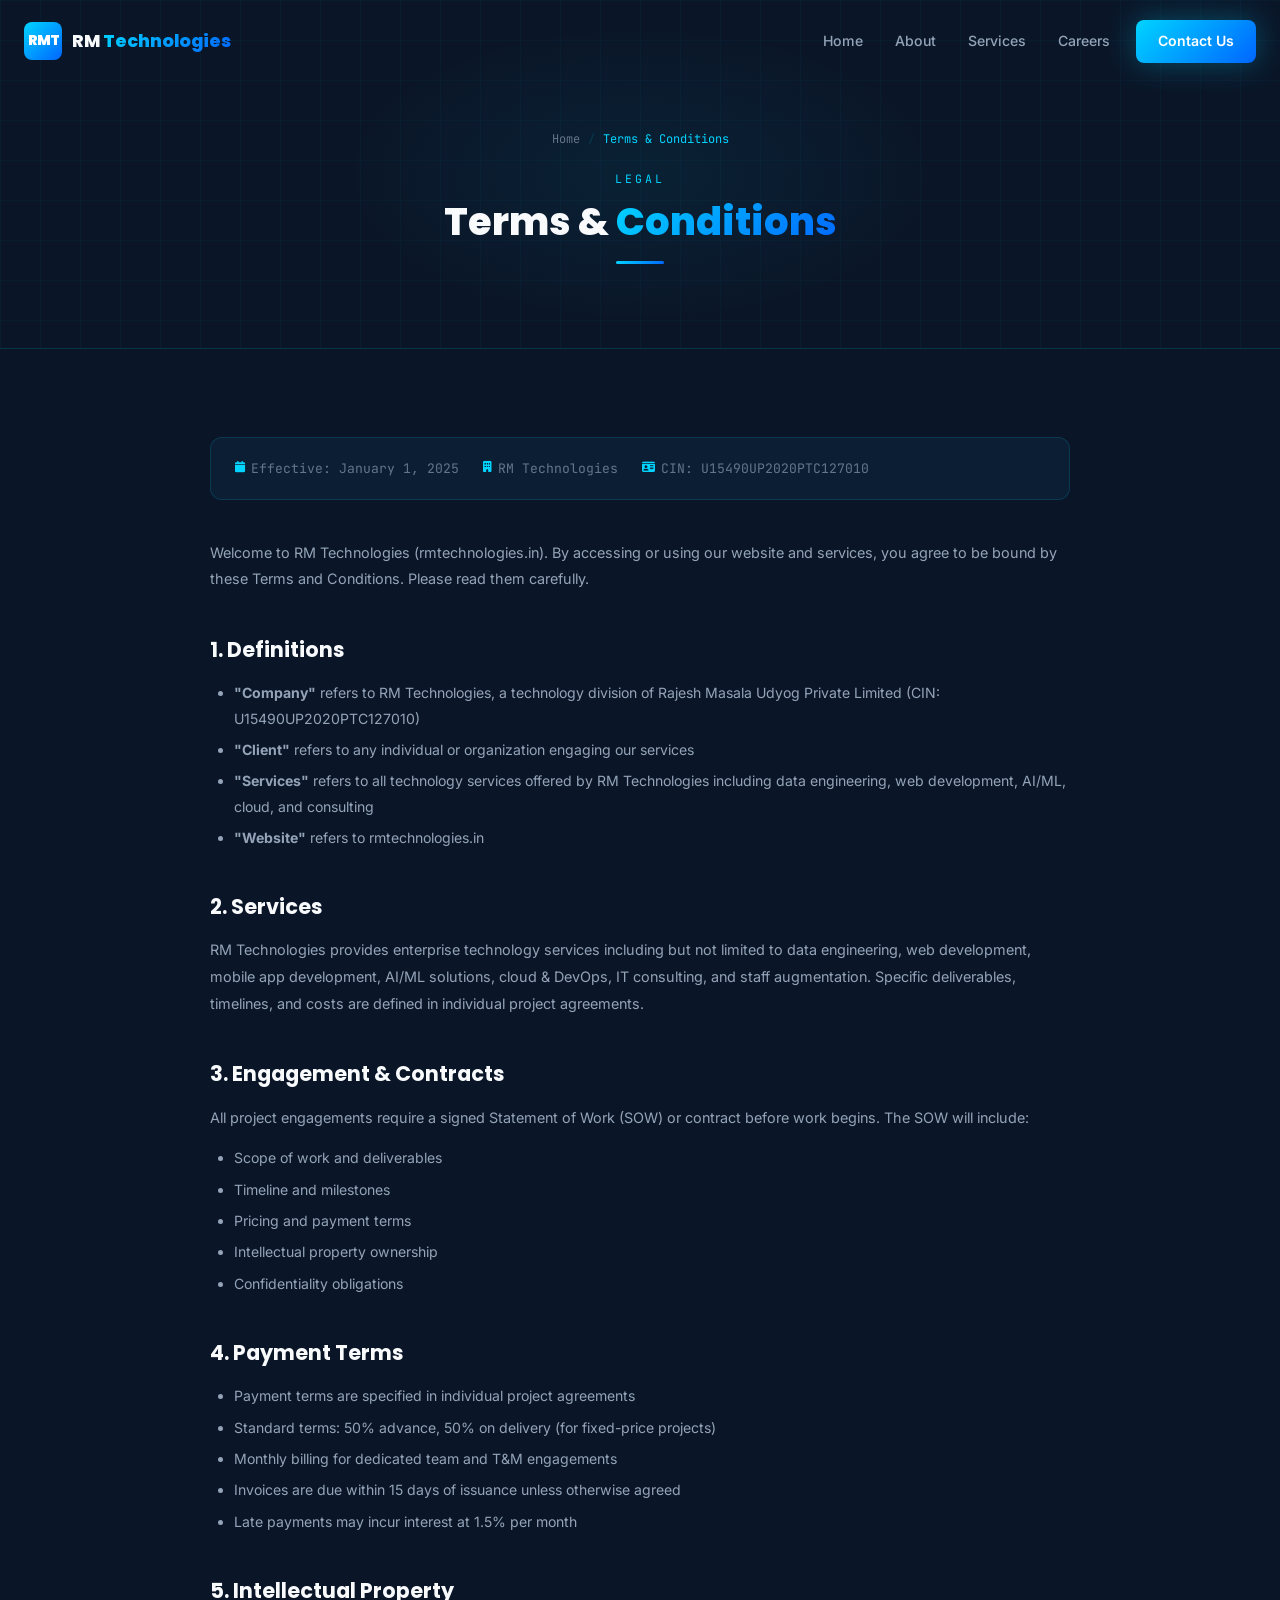
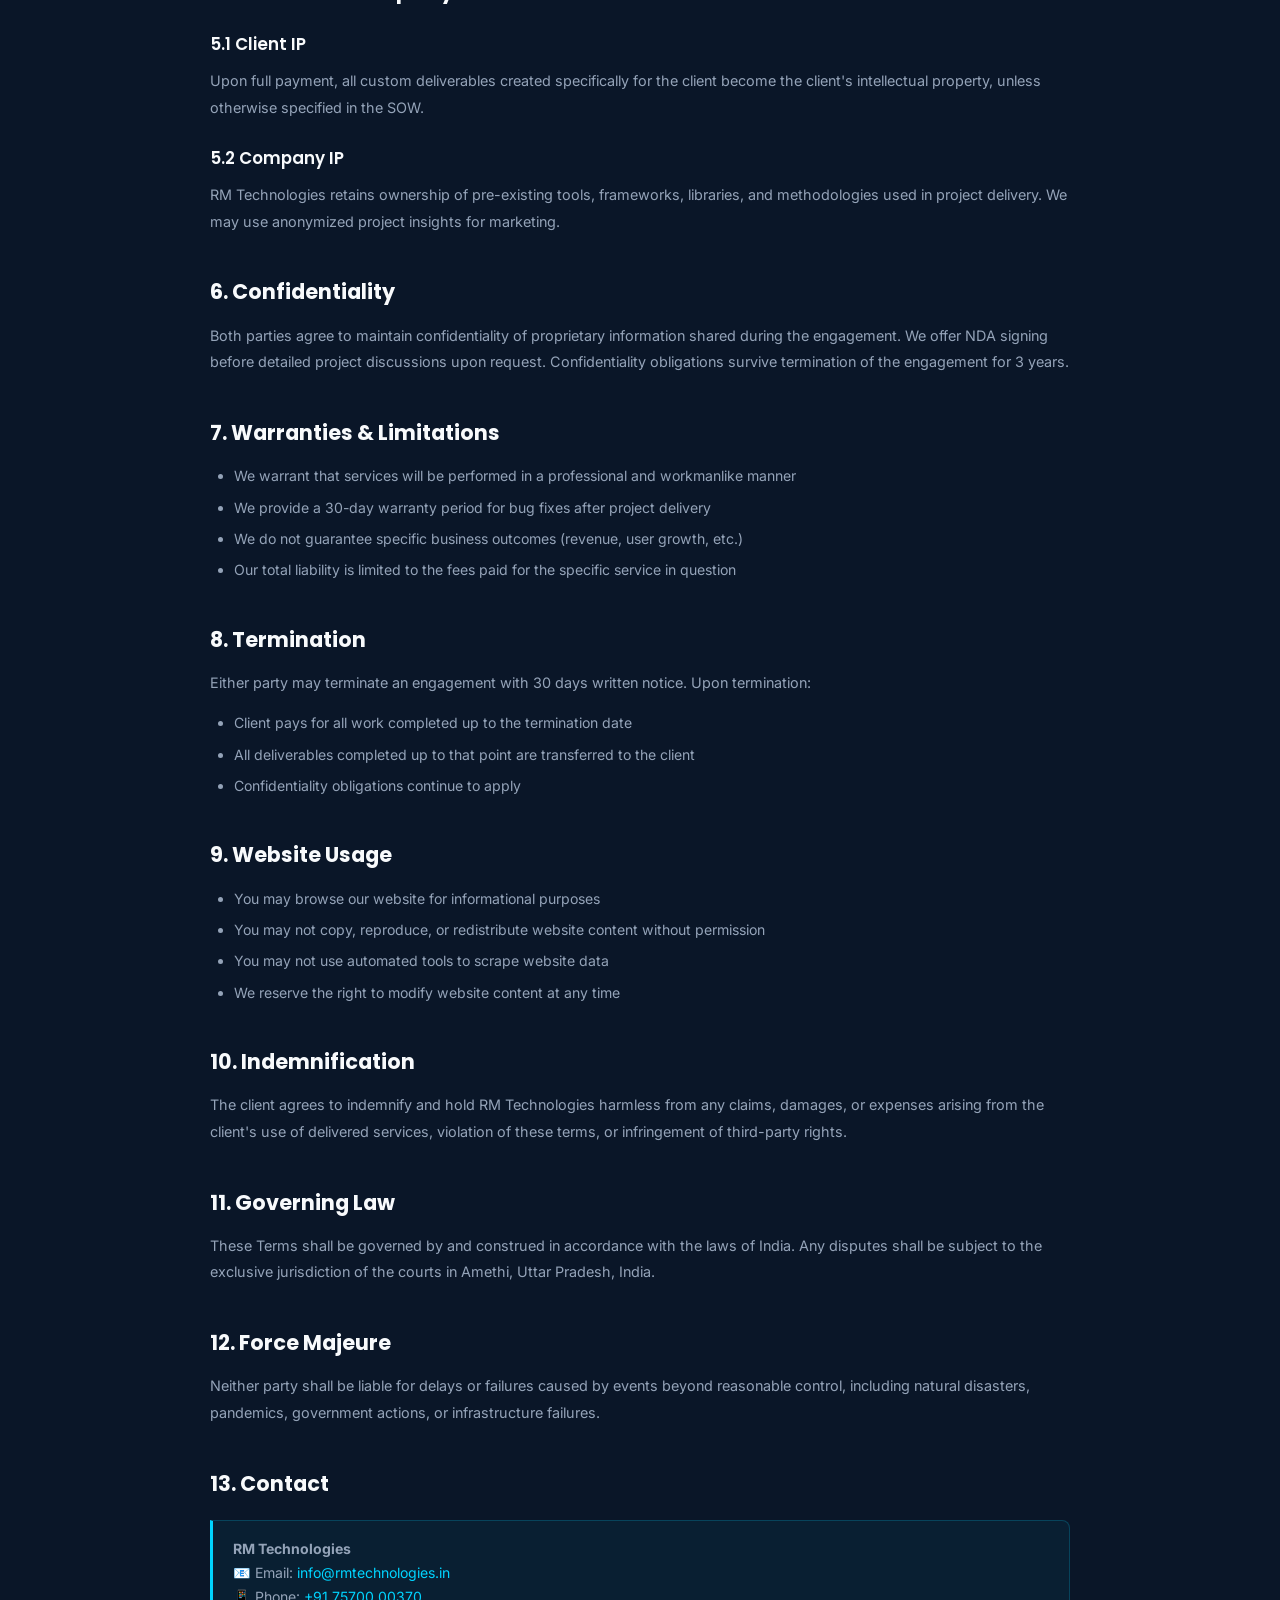
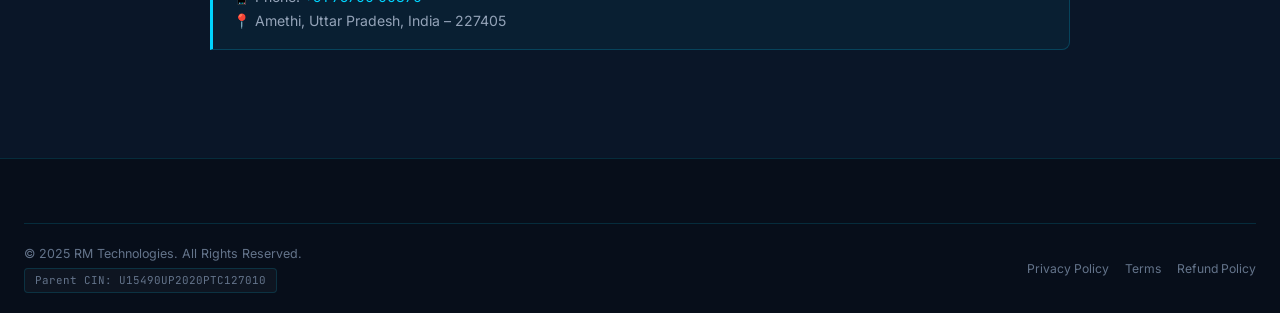
<file: terms.html>
<!DOCTYPE html>
<html lang="en">
<head>
  <meta charset="UTF-8">
  <meta name="viewport" content="width=device-width, initial-scale=1.0">
  <meta name="description" content="Terms and Conditions - RM Technologies. Rules and guidelines for using our services and website.">
  <title>Terms & Conditions | RM Technologies</title>
  <link rel="stylesheet" href="https://cdnjs.cloudflare.com/ajax/libs/font-awesome/6.5.0/css/all.min.css">
  <link rel="stylesheet" href="https://unpkg.com/aos@2.3.1/dist/aos.css">
  <link rel="stylesheet" href="css/style.css">
  <style>
    .legal-content { max-width: 860px; margin: 0 auto; }
    .legal-content h2 { font-family: var(--font-heading); font-size: 1.3rem; font-weight: 700; margin: 40px 0 14px; }
    .legal-content h3 { font-family: var(--font-heading); font-size: 1.05rem; font-weight: 600; margin: 24px 0 10px; }
    .legal-content p { font-size: 0.9rem; color: var(--text-secondary); line-height: 1.85; margin-bottom: 14px; }
    .legal-content ul { list-style: disc; padding-left: 24px; margin-bottom: 16px; }
    .legal-content ul li { font-size: 0.88rem; color: var(--text-secondary); line-height: 1.8; margin-bottom: 6px; }
    .legal-meta { background: var(--card-bg); border: 1px solid var(--border); border-radius: var(--radius); padding: 20px 24px; margin-bottom: 40px; display: flex; gap: 24px; flex-wrap: wrap; font-size: 0.82rem; color: var(--text-muted); font-family: var(--font-mono); }
    .legal-meta span { display: flex; align-items: center; gap: 6px; }
    .legal-meta i { color: var(--accent-blue); font-size: 0.72rem; }
  </style>
</head>
<body>

<div id="loader"><div class="loader-content"><div class="loader-logo">RMT</div><div class="loader-bar"><div class="loader-bar-fill"></div></div><div class="loader-text">LOADING...</div></div></div>

<nav class="navbar" id="navbar">
  <div class="nav-container">
    <a href="index.html" class="nav-logo"><div class="nav-logo-box">RMT</div><span class="nav-logo-text">RM <span>Technologies</span></span></a>
    <div class="nav-links">
      <a href="index.html">Home</a><a href="about.html">About</a><a href="services.html">Services</a>
      <a href="careers.html">Careers</a><a href="contact.html" class="nav-cta">Contact Us</a>
    </div>
    <button class="hamburger" id="hamburger" aria-label="Menu"><span></span><span></span><span></span></button>
  </div>
</nav>
<div class="mobile-nav" id="mobileNav">
  <a href="index.html">Home</a><a href="about.html">About</a><a href="services.html">Services</a>
  <a href="careers.html">Careers</a><a href="contact.html">Contact Us</a>
</div>

<section class="page-hero">
  <div class="page-hero-grid"></div><div class="page-hero-glow"></div>
  <div class="container" style="position:relative;z-index:2;">
    <div class="breadcrumb"><a href="index.html">Home</a><span class="sep">/</span><span class="current">Terms & Conditions</span></div>
    <span class="section-tag">Legal</span>
    <h1 class="section-title" style="font-size:clamp(1.8rem,3vw,2.8rem);margin-bottom:16px;">Terms & <span class="gradient-text">Conditions</span></h1>
    <div class="divider"></div>
  </div>
</section>

<section class="section">
  <div class="container">
    <div class="legal-content">

      <div class="legal-meta">
        <span><i class="fa-solid fa-calendar"></i> Effective: January 1, 2025</span>
        <span><i class="fa-solid fa-building"></i> RM Technologies</span>
        <span><i class="fa-solid fa-id-card"></i> CIN: U15490UP2020PTC127010</span>
      </div>

      <p>Welcome to RM Technologies (rmtechnologies.in). By accessing or using our website and services, you agree to be bound by these Terms and Conditions. Please read them carefully.</p>

      <h2>1. Definitions</h2>
      <ul>
        <li><strong>"Company"</strong> refers to RM Technologies, a technology division of Rajesh Masala Udyog Private Limited (CIN: U15490UP2020PTC127010)</li>
        <li><strong>"Client"</strong> refers to any individual or organization engaging our services</li>
        <li><strong>"Services"</strong> refers to all technology services offered by RM Technologies including data engineering, web development, AI/ML, cloud, and consulting</li>
        <li><strong>"Website"</strong> refers to rmtechnologies.in</li>
      </ul>

      <h2>2. Services</h2>
      <p>RM Technologies provides enterprise technology services including but not limited to data engineering, web development, mobile app development, AI/ML solutions, cloud & DevOps, IT consulting, and staff augmentation. Specific deliverables, timelines, and costs are defined in individual project agreements.</p>

      <h2>3. Engagement & Contracts</h2>
      <p>All project engagements require a signed Statement of Work (SOW) or contract before work begins. The SOW will include:</p>
      <ul>
        <li>Scope of work and deliverables</li>
        <li>Timeline and milestones</li>
        <li>Pricing and payment terms</li>
        <li>Intellectual property ownership</li>
        <li>Confidentiality obligations</li>
      </ul>

      <h2>4. Payment Terms</h2>
      <ul>
        <li>Payment terms are specified in individual project agreements</li>
        <li>Standard terms: 50% advance, 50% on delivery (for fixed-price projects)</li>
        <li>Monthly billing for dedicated team and T&M engagements</li>
        <li>Invoices are due within 15 days of issuance unless otherwise agreed</li>
        <li>Late payments may incur interest at 1.5% per month</li>
      </ul>

      <h2>5. Intellectual Property</h2>
      <h3>5.1 Client IP</h3>
      <p>Upon full payment, all custom deliverables created specifically for the client become the client's intellectual property, unless otherwise specified in the SOW.</p>
      <h3>5.2 Company IP</h3>
      <p>RM Technologies retains ownership of pre-existing tools, frameworks, libraries, and methodologies used in project delivery. We may use anonymized project insights for marketing.</p>

      <h2>6. Confidentiality</h2>
      <p>Both parties agree to maintain confidentiality of proprietary information shared during the engagement. We offer NDA signing before detailed project discussions upon request. Confidentiality obligations survive termination of the engagement for 3 years.</p>

      <h2>7. Warranties & Limitations</h2>
      <ul>
        <li>We warrant that services will be performed in a professional and workmanlike manner</li>
        <li>We provide a 30-day warranty period for bug fixes after project delivery</li>
        <li>We do not guarantee specific business outcomes (revenue, user growth, etc.)</li>
        <li>Our total liability is limited to the fees paid for the specific service in question</li>
      </ul>

      <h2>8. Termination</h2>
      <p>Either party may terminate an engagement with 30 days written notice. Upon termination:</p>
      <ul>
        <li>Client pays for all work completed up to the termination date</li>
        <li>All deliverables completed up to that point are transferred to the client</li>
        <li>Confidentiality obligations continue to apply</li>
      </ul>

      <h2>9. Website Usage</h2>
      <ul>
        <li>You may browse our website for informational purposes</li>
        <li>You may not copy, reproduce, or redistribute website content without permission</li>
        <li>You may not use automated tools to scrape website data</li>
        <li>We reserve the right to modify website content at any time</li>
      </ul>

      <h2>10. Indemnification</h2>
      <p>The client agrees to indemnify and hold RM Technologies harmless from any claims, damages, or expenses arising from the client's use of delivered services, violation of these terms, or infringement of third-party rights.</p>

      <h2>11. Governing Law</h2>
      <p>These Terms shall be governed by and construed in accordance with the laws of India. Any disputes shall be subject to the exclusive jurisdiction of the courts in Amethi, Uttar Pradesh, India.</p>

      <h2>12. Force Majeure</h2>
      <p>Neither party shall be liable for delays or failures caused by events beyond reasonable control, including natural disasters, pandemics, government actions, or infrastructure failures.</p>

      <h2>13. Contact</h2>
      <div class="highlight-box">
        <strong>RM Technologies</strong><br>
        📧 Email: <a href="mailto:info@rmtechnologies.in" style="color:var(--accent-blue);">info@rmtechnologies.in</a><br>
        📱 Phone: <a href="tel:+917570000370" style="color:var(--accent-blue);">+91 75700 00370</a><br>
        📍 Amethi, Uttar Pradesh, India – 227405
      </div>

    </div>
  </div>
</section>

<footer>
  <div class="container">
    <div class="footer-bottom" style="padding:20px 0;">
      <div class="footer-bottom-left">
        <p>© 2025 RM Technologies. All Rights Reserved.</p>
        <span class="footer-cin">Parent CIN: U15490UP2020PTC127010</span>
      </div>
      <div class="footer-bottom-right">
        <a href="privacy.html">Privacy Policy</a><a href="terms.html">Terms</a><a href="refund.html">Refund Policy</a>
      </div>
    </div>
  </div>
</footer>

<button class="back-top" id="backTop"><i class="fa-solid fa-arrow-up"></i></button>
<script src="https://unpkg.com/aos@2.3.1/dist/aos.js"></script>
<script src="js/main.js"></script>
</body>
</html>
</file>
<file: css/style.css>
@import url('https://fonts.googleapis.com/css2?family=Poppins:wght@300;400;500;600;700;800;900&family=Inter:wght@300;400;500;600;700&family=JetBrains+Mono:wght@400;500&display=swap');

:root {
  --primary: #0A1628;
  --secondary: #0D2137;
  --accent-blue: #00D4FF;
  --accent-orange: #FF6B35;
  --accent-purple: #7C3AED;
  --text-primary: #F8FAFC;
  --text-secondary: #94A3B8;
  --text-muted: #64748B;
  --border: rgba(0, 212, 255, 0.15);
  --card-bg: rgba(13, 33, 55, 0.8);
  --glass: rgba(255, 255, 255, 0.05);
  --gradient-main: linear-gradient(135deg, #00D4FF 0%, #0066FF 100%);
  --gradient-orange: linear-gradient(135deg, #FF6B35 0%, #FF4500 100%);
  --gradient-purple: linear-gradient(135deg, #7C3AED 0%, #4F46E5 100%);
  --shadow-blue: 0 0 30px rgba(0, 212, 255, 0.3);
  --shadow-card: 0 20px 60px rgba(0, 0, 0, 0.4);
  --radius: 12px;
  --radius-lg: 20px;
  --transition: all 0.3s ease;
  --font-heading: 'Poppins', sans-serif;
  --font-body: 'Inter', sans-serif;
  --font-mono: 'JetBrains Mono', monospace;
}

*, *::before, *::after {
  margin: 0;
  padding: 0;
  box-sizing: border-box;
}

html { scroll-behavior: smooth; }

body {
  font-family: var(--font-body);
  background-color: var(--primary);
  color: var(--text-primary);
  line-height: 1.6;
  overflow-x: hidden;
}

a { text-decoration: none; color: inherit; transition: var(--transition); }
img { max-width: 100%; height: auto; }
ul { list-style: none; }

::-webkit-scrollbar { width: 6px; }
::-webkit-scrollbar-track { background: var(--primary); }
::-webkit-scrollbar-thumb { background: var(--accent-blue); border-radius: 3px; }
::selection { background: rgba(0, 212, 255, 0.3); color: white; }

/* ── LOADER ── */
#loader {
  position: fixed;
  inset: 0;
  background: var(--primary);
  display: flex;
  align-items: center;
  justify-content: center;
  z-index: 9999;
  transition: opacity 0.6s ease;
}
#loader.hidden { opacity: 0; pointer-events: none; }

.loader-content { text-align: center; }

.loader-logo {
  font-family: var(--font-heading);
  font-size: 2rem;
  font-weight: 800;
  background: var(--gradient-main);
  -webkit-background-clip: text;
  -webkit-text-fill-color: transparent;
  margin-bottom: 24px;
  letter-spacing: 2px;
}

.loader-bar {
  width: 200px;
  height: 3px;
  background: rgba(255,255,255,0.1);
  border-radius: 2px;
  overflow: hidden;
  margin: 0 auto 12px;
}

.loader-bar-fill {
  height: 100%;
  background: var(--gradient-main);
  border-radius: 2px;
  animation: loaderFill 1.8s ease forwards;
}

.loader-text {
  font-family: var(--font-mono);
  font-size: 0.72rem;
  color: var(--text-muted);
  letter-spacing: 3px;
}

@keyframes loaderFill {
  from { width: 0; }
  to { width: 100%; }
}

/* ── NAVBAR ── */
.navbar {
  position: fixed;
  top: 0; left: 0; right: 0;
  z-index: 1000;
  padding: 20px 0;
  transition: var(--transition);
}

.navbar.scrolled {
  background: rgba(10, 22, 40, 0.96);
  backdrop-filter: blur(20px);
  border-bottom: 1px solid var(--border);
  padding: 14px 0;
  box-shadow: 0 4px 30px rgba(0,0,0,0.3);
}

.nav-container {
  max-width: 1280px;
  margin: 0 auto;
  padding: 0 24px;
  display: flex;
  align-items: center;
  justify-content: space-between;
}

.nav-logo {
  display: flex;
  align-items: center;
  gap: 10px;
}

.nav-logo-box {
  width: 38px;
  height: 38px;
  background: var(--gradient-main);
  border-radius: 8px;
  display: flex;
  align-items: center;
  justify-content: center;
  font-family: var(--font-heading);
  font-weight: 900;
  font-size: 0.85rem;
  color: white;
  letter-spacing: -1px;
}

.nav-logo-text {
  font-family: var(--font-heading);
  font-weight: 800;
  font-size: 1.1rem;
  color: var(--text-primary);
}

.nav-logo-text span {
  background: var(--gradient-main);
  -webkit-background-clip: text;
  -webkit-text-fill-color: transparent;
}

.nav-links {
  display: flex;
  align-items: center;
  gap: 4px;
}

.nav-links a {
  color: var(--text-secondary);
  font-size: 0.88rem;
  font-weight: 500;
  padding: 8px 14px;
  border-radius: 8px;
  transition: var(--transition);
}

.nav-links a:hover,
.nav-links a.active {
  color: var(--accent-blue);
  background: rgba(0, 212, 255, 0.08);
}

.nav-cta {
  background: var(--gradient-main) !important;
  color: white !important;
  -webkit-text-fill-color: white !important;
  padding: 10px 22px !important;
  border-radius: 8px !important;
  font-weight: 600 !important;
  box-shadow: var(--shadow-blue);
  margin-left: 8px;
}

.nav-cta:hover {
  transform: translateY(-2px);
  box-shadow: 0 8px 25px rgba(0, 212, 255, 0.5) !important;
}

.hamburger {
  display: none;
  flex-direction: column;
  gap: 5px;
  background: none;
  border: none;
  cursor: pointer;
  padding: 4px;
}

.hamburger span {
  display: block;
  width: 24px;
  height: 2px;
  background: var(--text-primary);
  border-radius: 2px;
  transition: var(--transition);
}

.hamburger.active span:nth-child(1) { transform: translateY(7px) rotate(45deg); }
.hamburger.active span:nth-child(2) { opacity: 0; }
.hamburger.active span:nth-child(3) { transform: translateY(-7px) rotate(-45deg); }

.mobile-nav {
  display: none;
  position: fixed;
  top: 66px; left: 0; right: 0;
  background: rgba(10, 22, 40, 0.98);
  backdrop-filter: blur(20px);
  border-bottom: 1px solid var(--border);
  padding: 16px 24px 24px;
  z-index: 999;
  flex-direction: column;
  gap: 6px;
}

.mobile-nav.open { display: flex; }

.mobile-nav a {
  color: var(--text-secondary);
  font-size: 0.95rem;
  font-weight: 500;
  padding: 12px 16px;
  border-radius: 8px;
  transition: var(--transition);
}

.mobile-nav a:hover { color: var(--accent-blue); background: rgba(0,212,255,0.08); }

/* ── BUTTONS ── */
.btn-primary {
  display: inline-flex;
  align-items: center;
  gap: 8px;
  background: var(--gradient-main);
  color: white;
  padding: 13px 26px;
  border-radius: 10px;
  font-weight: 600;
  font-size: 0.92rem;
  border: none;
  cursor: pointer;
  transition: var(--transition);
  box-shadow: var(--shadow-blue);
}

.btn-primary:hover {
  transform: translateY(-3px);
  box-shadow: 0 12px 35px rgba(0,212,255,0.45);
  color: white;
}

.btn-secondary {
  display: inline-flex;
  align-items: center;
  gap: 8px;
  background: transparent;
  color: var(--text-primary);
  padding: 13px 26px;
  border-radius: 10px;
  font-weight: 600;
  font-size: 0.92rem;
  border: 1px solid rgba(255,255,255,0.2);
  cursor: pointer;
  transition: var(--transition);
}

.btn-secondary:hover {
  border-color: var(--accent-blue);
  color: var(--accent-blue);
  background: rgba(0,212,255,0.08);
  transform: translateY(-3px);
}

.btn-orange {
  background: var(--gradient-orange) !important;
  box-shadow: 0 0 30px rgba(255,107,53,0.3) !important;
}

.btn-orange:hover {
  box-shadow: 0 12px 35px rgba(255,107,53,0.5) !important;
}

/* ── HERO ── */
.hero {
  position: relative;
  min-height: 100vh;
  display: flex;
  align-items: center;
  padding: 120px 0 80px;
  overflow: hidden;
}

.hero-bg {
  position: absolute;
  inset: 0;
  background:
    radial-gradient(ellipse at 20% 50%, rgba(0,212,255,0.07) 0%, transparent 60%),
    radial-gradient(ellipse at 80% 20%, rgba(255,107,53,0.05) 0%, transparent 50%),
    radial-gradient(ellipse at 60% 80%, rgba(124,58,237,0.04) 0%, transparent 50%);
}

.hero-grid {
  position: absolute;
  inset: 0;
  background-image:
    linear-gradient(rgba(0,212,255,0.04) 1px, transparent 1px),
    linear-gradient(90deg, rgba(0,212,255,0.04) 1px, transparent 1px);
  background-size: 50px 50px;
}

.hero-container {
  max-width: 1280px;
  margin: 0 auto;
  padding: 0 24px;
  position: relative;
  z-index: 2;
  display: grid;
  grid-template-columns: 1.1fr 0.9fr;
  gap: 60px;
  align-items: center;
}

.hero-badge {
  display: inline-flex;
  align-items: center;
  gap: 8px;
  background: rgba(0,212,255,0.08);
  border: 1px solid rgba(0,212,255,0.25);
  border-radius: 50px;
  padding: 6px 16px;
  font-size: 0.78rem;
  font-family: var(--font-mono);
  color: var(--accent-blue);
  margin-bottom: 22px;
}

.hero-badge .pulse-dot {
  width: 6px;
  height: 6px;
  background: var(--accent-blue);
  border-radius: 50%;
  animation: pulseDot 2s infinite;
}

.hero-title {
  font-family: var(--font-heading);
  font-size: clamp(2rem, 4vw, 3.6rem);
  font-weight: 800;
  line-height: 1.15;
  margin-bottom: 18px;
}

.gradient-text {
  background: var(--gradient-main);
  -webkit-background-clip: text;
  -webkit-text-fill-color: transparent;
  background-clip: text;
}

.orange-text {
  background: var(--gradient-orange);
  -webkit-background-clip: text;
  -webkit-text-fill-color: transparent;
  background-clip: text;
}

.hero-subtitle {
  font-size: 1rem;
  color: var(--text-secondary);
  line-height: 1.75;
  margin-bottom: 28px;
  max-width: 520px;
}

.hero-mini-stats {
  display: flex;
  gap: 28px;
  margin-bottom: 32px;
  padding: 16px 0;
  border-top: 1px solid var(--border);
  border-bottom: 1px solid var(--border);
}

.mini-stat-num {
  font-family: var(--font-heading);
  font-size: 1.3rem;
  font-weight: 700;
  color: var(--accent-blue);
}

.mini-stat-label {
  font-size: 0.72rem;
  color: var(--text-muted);
  margin-top: 2px;
}

.hero-buttons {
  display: flex;
  gap: 14px;
  flex-wrap: wrap;
}

/* Hero Visual */
.hero-visual {
  position: relative;
  animation: floatAnim 6s ease-in-out infinite;
}

.code-window {
  background: #0D1F35;
  border: 1px solid var(--border);
  border-radius: 14px;
  overflow: hidden;
  box-shadow: var(--shadow-card), 0 0 60px rgba(0,212,255,0.1);
}

.code-window-header {
  background: rgba(0,0,0,0.3);
  padding: 12px 16px;
  display: flex;
  align-items: center;
  gap: 8px;
  border-bottom: 1px solid var(--border);
}

.dot { width: 10px; height: 10px; border-radius: 50%; }
.dot-r { background: #FF5F57; }
.dot-y { background: #FEBC2E; }
.dot-g { background: #28C840; }

.window-title {
  font-family: var(--font-mono);
  font-size: 0.72rem;
  color: var(--text-muted);
  margin-left: 8px;
}

.code-body {
  padding: 20px;
  font-family: var(--font-mono);
  font-size: 0.78rem;
  line-height: 1.9;
  color: var(--text-secondary);
}

.code-body .kw { color: #00D4FF; }
.code-body .fn { color: #7C3AED; }
.code-body .st { color: #FF6B35; }
.code-body .cm { color: #4A5568; }
.code-body .nm { color: #28C840; }
.code-body .ln { color: #374151; margin-right: 16px; user-select: none; }

.floating-badge {
  position: absolute;
  background: rgba(13,33,55,0.95);
  border: 1px solid var(--border);
  border-radius: 10px;
  padding: 10px 14px;
  backdrop-filter: blur(10px);
  display: flex;
  align-items: center;
  gap: 8px;
  font-size: 0.78rem;
  white-space: nowrap;
}

.floating-badge.top-right {
  top: -16px;
  right: -16px;
  animation: floatAnim 4s ease-in-out infinite;
}

.floating-badge.bottom-left {
  bottom: -16px;
  left: -16px;
  animation: floatAnim 5s ease-in-out infinite reverse;
}

.badge-icon {
  width: 28px;
  height: 28px;
  border-radius: 6px;
  display: flex;
  align-items: center;
  justify-content: center;
  font-size: 0.85rem;
}

.badge-icon.blue { background: rgba(0,212,255,0.15); color: var(--accent-blue); }
.badge-icon.green { background: rgba(40,200,100,0.15); color: #28C864; }

.badge-info strong {
  display: block;
  font-family: var(--font-heading);
  font-size: 0.82rem;
  color: var(--text-primary);
}

.badge-info small { color: var(--text-muted); font-size: 0.68rem; }

/* ── SECTIONS ── */
.section { padding: 88px 0; }
.section-sm { padding: 60px 0; }

.container {
  max-width: 1280px;
  margin: 0 auto;
  padding: 0 24px;
}

.section-tag {
  display: inline-block;
  font-family: var(--font-mono);
  font-size: 0.72rem;
  color: var(--accent-blue);
  letter-spacing: 3px;
  text-transform: uppercase;
  margin-bottom: 10px;
}

.section-title {
  font-family: var(--font-heading);
  font-size: clamp(1.7rem, 3vw, 2.6rem);
  font-weight: 800;
  line-height: 1.2;
  margin-bottom: 14px;
}

.section-sub {
  font-size: 0.97rem;
  color: var(--text-secondary);
  line-height: 1.75;
  max-width: 580px;
}

.text-center { text-align: center; }
.text-center .section-sub { margin: 0 auto; }

.divider {
  width: 48px;
  height: 3px;
  background: var(--gradient-main);
  border-radius: 2px;
  margin: 14px auto;
}

.divider-left { margin: 14px 0; }

/* ── MARQUEE (Tech Stack) ── */
.marquee-section {
  padding: 32px 0;
  background: rgba(0,0,0,0.2);
  border-top: 1px solid var(--border);
  border-bottom: 1px solid var(--border);
  overflow: hidden;
}

.marquee-label {
  text-align: center;
  font-family: var(--font-mono);
  font-size: 0.7rem;
  color: var(--text-muted);
  letter-spacing: 4px;
  text-transform: uppercase;
  margin-bottom: 20px;
}

.marquee-track-wrapper {
  position: relative;
  overflow: hidden;
}

.marquee-track-wrapper::before,
.marquee-track-wrapper::after {
  content: '';
  position: absolute;
  top: 0; bottom: 0;
  width: 120px;
  z-index: 2;
}

.marquee-track-wrapper::before {
  left: 0;
  background: linear-gradient(90deg, rgba(10,22,40,1), transparent);
}

.marquee-track-wrapper::after {
  right: 0;
  background: linear-gradient(-90deg, rgba(10,22,40,1), transparent);
}

.marquee-track {
  display: flex;
  gap: 16px;
  animation: marqueeScroll 30s linear infinite;
  width: max-content;
}

.marquee-item {
  display: flex;
  align-items: center;
  gap: 8px;
  padding: 8px 18px;
  background: rgba(255,255,255,0.03);
  border: 1px solid var(--border);
  border-radius: 8px;
  font-family: var(--font-mono);
  font-size: 0.82rem;
  color: var(--text-muted);
  white-space: nowrap;
  transition: var(--transition);
}

.marquee-item i { color: var(--accent-blue); font-size: 0.9rem; }

/* ── SERVICE CARDS ── */
.services-grid {
  display: grid;
  grid-template-columns: repeat(3, 1fr);
  gap: 22px;
  margin-top: 48px;
}

.service-card {
  background: var(--card-bg);
  border: 1px solid var(--border);
  border-radius: var(--radius-lg);
  padding: 30px;
  transition: var(--transition);
  position: relative;
  overflow: hidden;
  cursor: pointer;
  text-decoration: none;
  display: block;
  color: inherit;
}

.service-card::after {
  content: '';
  position: absolute;
  top: 0; left: 0; right: 0;
  height: 3px;
  background: var(--gradient-main);
  transform: scaleX(0);
  transform-origin: left;
  transition: var(--transition);
}

.service-card:hover {
  transform: translateY(-8px);
  border-color: rgba(0,212,255,0.35);
  box-shadow: var(--shadow-card);
  color: inherit;
}

.service-card:hover::after { transform: scaleX(1); }

.service-icon {
  width: 52px;
  height: 52px;
  background: rgba(0,212,255,0.1);
  border: 1px solid rgba(0,212,255,0.2);
  border-radius: var(--radius);
  display: flex;
  align-items: center;
  justify-content: center;
  font-size: 1.3rem;
  color: var(--accent-blue);
  margin-bottom: 18px;
  transition: var(--transition);
}

.service-card:hover .service-icon {
  background: rgba(0,212,255,0.2);
  transform: scale(1.1) rotate(5deg);
}

.service-card h3 {
  font-family: var(--font-heading);
  font-size: 1.05rem;
  font-weight: 700;
  margin-bottom: 10px;
}

.service-card p {
  font-size: 0.85rem;
  color: var(--text-secondary);
  line-height: 1.7;
  margin-bottom: 16px;
}

.service-tags {
  display: flex;
  flex-wrap: wrap;
  gap: 6px;
}

.tag {
  font-family: var(--font-mono);
  font-size: 0.68rem;
  padding: 3px 9px;
  background: rgba(0,212,255,0.07);
  border: 1px solid rgba(0,212,255,0.18);
  border-radius: 4px;
  color: var(--accent-blue);
}

.tag-orange {
  background: rgba(255,107,53,0.07);
  border-color: rgba(255,107,53,0.18);
  color: var(--accent-orange);
}

.tag-purple {
  background: rgba(124,58,237,0.07);
  border-color: rgba(124,58,237,0.18);
  color: var(--accent-purple);
}

/* ── STATS ── */
.stats-section {
  background: rgba(0,212,255,0.02);
  border-top: 1px solid var(--border);
  border-bottom: 1px solid var(--border);
}

.stats-grid {
  display: grid;
  grid-template-columns: repeat(5, 1fr);
  gap: 0;
}

.stat-card {
  text-align: center;
  padding: 40px 20px;
  border-right: 1px solid var(--border);
  position: relative;
}

.stat-card:last-child { border-right: none; }

.stat-icon {
  font-size: 1.5rem;
  margin-bottom: 12px;
  color: var(--accent-blue);
  opacity: 0.7;
}

.stat-num {
  font-family: var(--font-heading);
  font-size: 2.2rem;
  font-weight: 800;
  background: var(--gradient-main);
  -webkit-background-clip: text;
  -webkit-text-fill-color: transparent;
  background-clip: text;
  line-height: 1;
  margin-bottom: 8px;
}

.stat-label {
  font-size: 0.82rem;
  color: var(--text-secondary);
  font-weight: 500;
}

.stat-sub {
  font-family: var(--font-mono);
  font-size: 0.67rem;
  color: var(--text-muted);
  margin-top: 4px;
}

/* ── PROJECT CARDS ── */
.projects-grid {
  display: grid;
  grid-template-columns: repeat(3, 1fr);
  gap: 22px;
  margin-top: 48px;
}

.project-card {
  background: var(--card-bg);
  border: 1px solid var(--border);
  border-radius: var(--radius-lg);
  overflow: hidden;
  transition: var(--transition);
  display: block;
  color: inherit;
}

.project-card:hover {
  transform: translateY(-8px);
  border-color: rgba(0,212,255,0.35);
  box-shadow: var(--shadow-card);
  color: inherit;
}

.project-thumb {
  height: 175px;
  display: flex;
  align-items: center;
  justify-content: center;
  position: relative;
  overflow: hidden;
}

.pt-1 { background: linear-gradient(135deg, #071525, #0D2137, rgba(0,212,255,0.15)); }
.pt-2 { background: linear-gradient(135deg, #120828, #1E0F40, rgba(124,58,237,0.15)); }
.pt-3 { background: linear-gradient(135deg, #1A0A0A, #2D1010, rgba(255,107,53,0.15)); }
.pt-4 { background: linear-gradient(135deg, #071A10, #0D2A18, rgba(40,200,100,0.15)); }
.pt-5 { background: linear-gradient(135deg, #1A1207, #2D1F0A, rgba(254,188,46,0.15)); }
.pt-6 { background: linear-gradient(135deg, #07101A, #0D1A28, rgba(0,102,255,0.15)); }

.project-thumb-icon { font-size: 3.5rem; opacity: 0.5; }

.featured-badge {
  position: absolute;
  top: 12px; left: 12px;
  background: var(--gradient-main);
  color: white;
  font-size: 0.68rem;
  font-weight: 700;
  padding: 4px 12px;
  border-radius: 50px;
  font-family: var(--font-mono);
  letter-spacing: 1px;
}

.project-content { padding: 22px; }

.project-client {
  font-family: var(--font-mono);
  font-size: 0.68rem;
  color: var(--accent-blue);
  letter-spacing: 2px;
  text-transform: uppercase;
  margin-bottom: 6px;
}

.project-card h3 {
  font-family: var(--font-heading);
  font-size: 1rem;
  font-weight: 700;
  margin-bottom: 8px;
}

.project-card p {
  font-size: 0.83rem;
  color: var(--text-secondary);
  line-height: 1.6;
  margin-bottom: 14px;
}

.project-metrics {
  display: flex;
  gap: 0;
  margin-bottom: 14px;
  background: rgba(0,212,255,0.04);
  border: 1px solid var(--border);
  border-radius: 8px;
  overflow: hidden;
}

.metric {
  flex: 1;
  text-align: center;
  padding: 10px 8px;
  border-right: 1px solid var(--border);
}

.metric:last-child { border-right: none; }

.metric-val {
  font-family: var(--font-heading);
  font-size: 0.9rem;
  font-weight: 700;
  color: var(--accent-blue);
}

.metric-key {
  font-size: 0.63rem;
  color: var(--text-muted);
  margin-top: 2px;
}

/* ── WHY CHOOSE US ── */
.why-grid {
  display: grid;
  grid-template-columns: repeat(3, 1fr);
  gap: 20px;
  margin-top: 48px;
}

.why-card {
  background: var(--glass);
  border: 1px solid var(--border);
  border-radius: var(--radius);
  padding: 26px;
  transition: var(--transition);
}

.why-card:hover {
  background: rgba(0,212,255,0.04);
  border-color: rgba(0,212,255,0.25);
  transform: translateY(-4px);
}

.why-icon {
  font-size: 1.6rem;
  margin-bottom: 14px;
}

.why-card h4 {
  font-family: var(--font-heading);
  font-size: 0.97rem;
  font-weight: 700;
  margin-bottom: 8px;
}

.why-card p {
  font-size: 0.83rem;
  color: var(--text-secondary);
  line-height: 1.65;
}

/* ── TESTIMONIALS ── */
.testi-grid {
  display: grid;
  grid-template-columns: repeat(3, 1fr);
  gap: 22px;
  margin-top: 48px;
}

.testi-card {
  background: var(--card-bg);
  border: 1px solid var(--border);
  border-radius: var(--radius-lg);
  padding: 26px;
  transition: var(--transition);
  position: relative;
}

.testi-card::before {
  content: '"';
  position: absolute;
  top: 12px; right: 20px;
  font-size: 5rem;
  font-family: Georgia, serif;
  color: rgba(0,212,255,0.08);
  line-height: 1;
}

.testi-card:hover {
  border-color: rgba(0,212,255,0.25);
  transform: translateY(-4px);
}

.stars { color: #FEBC2E; font-size: 0.82rem; margin-bottom: 12px; }

.testi-card p {
  font-size: 0.86rem;
  color: var(--text-secondary);
  line-height: 1.75;
  font-style: italic;
  margin-bottom: 18px;
}

.testi-author { display: flex; align-items: center; gap: 12px; }

.t-avatar {
  width: 42px;
  height: 42px;
  border-radius: 50%;
  display: flex;
  align-items: center;
  justify-content: center;
  font-family: var(--font-heading);
  font-weight: 700;
  font-size: 0.95rem;
  color: white;
}

.t-name { font-weight: 600; font-size: 0.88rem; }
.t-role { font-size: 0.73rem; color: var(--text-muted); }

/* ── CTA SECTION ── */
.cta-box {
  background: linear-gradient(135deg, rgba(0,212,255,0.07), rgba(0,102,255,0.05));
  border: 1px solid var(--border);
  border-radius: var(--radius-lg);
  padding: 64px 40px;
  text-align: center;
  position: relative;
  overflow: hidden;
}

.cta-box::before {
  content: '';
  position: absolute;
  top: -150px; left: 50%;
  transform: translateX(-50%);
  width: 500px; height: 500px;
  background: radial-gradient(circle, rgba(0,212,255,0.06), transparent);
  pointer-events: none;
}

.cta-box h2 {
  font-family: var(--font-heading);
  font-size: clamp(1.5rem, 3vw, 2.3rem);
  font-weight: 800;
  margin-bottom: 14px;
}

.cta-box p {
  color: var(--text-secondary);
  font-size: 0.97rem;
  max-width: 480px;
  margin: 0 auto 30px;
  line-height: 1.7;
}

.cta-btns { display: flex; gap: 14px; justify-content: center; flex-wrap: wrap; }

/* ── FOOTER ── */
footer {
  background: rgba(0,0,0,0.35);
  border-top: 1px solid var(--border);
  padding: 64px 0 0;
}

.footer-grid {
  display: grid;
  grid-template-columns: 1.8fr 1fr 1fr 1.4fr;
  gap: 48px;
  padding-bottom: 48px;
}

.footer-brand-logo {
  display: flex;
  align-items: center;
  gap: 10px;
  margin-bottom: 14px;
}

.footer-logo-box {
  width: 36px;
  height: 36px;
  background: var(--gradient-main);
  border-radius: 8px;
  display: flex;
  align-items: center;
  justify-content: center;
  font-family: var(--font-heading);
  font-weight: 900;
  font-size: 0.8rem;
  color: white;
}

.footer-logo-name {
  font-family: var(--font-heading);
  font-weight: 800;
  font-size: 1rem;
}

.footer-brand p {
  font-size: 0.85rem;
  color: var(--text-secondary);
  line-height: 1.7;
  margin-bottom: 18px;
  max-width: 280px;
}

.social-links { display: flex; gap: 8px; }

.social-btn {
  width: 36px;
  height: 36px;
  background: rgba(255,255,255,0.04);
  border: 1px solid var(--border);
  border-radius: 8px;
  display: flex;
  align-items: center;
  justify-content: center;
  color: var(--text-muted);
  font-size: 0.85rem;
  transition: var(--transition);
}

.social-btn:hover {
  background: rgba(0,212,255,0.1);
  border-color: var(--accent-blue);
  color: var(--accent-blue);
  transform: translateY(-2px);
}

.footer-col h5 {
  font-family: var(--font-heading);
  font-size: 0.9rem;
  font-weight: 700;
  margin-bottom: 18px;
  color: var(--text-primary);
}

.footer-col ul li { margin-bottom: 10px; }

.footer-col ul li a {
  font-size: 0.83rem;
  color: var(--text-secondary);
  transition: var(--transition);
  display: flex;
  align-items: center;
  gap: 6px;
}

.footer-col ul li a:hover { color: var(--accent-blue); padding-left: 4px; }

.footer-contact-row {
  display: flex;
  align-items: flex-start;
  gap: 10px;
  margin-bottom: 12px;
}

.footer-contact-row i {
  color: var(--accent-blue);
  font-size: 0.85rem;
  margin-top: 2px;
  flex-shrink: 0;
}

.footer-contact-row span {
  font-size: 0.82rem;
  color: var(--text-secondary);
  line-height: 1.5;
}

.footer-bottom {
  border-top: 1px solid var(--border);
  padding: 20px 0;
  display: flex;
  align-items: center;
  justify-content: space-between;
  flex-wrap: wrap;
  gap: 12px;
}

.footer-bottom-left p { font-size: 0.78rem; color: var(--text-muted); }

.footer-cin {
  display: inline-block;
  font-family: var(--font-mono);
  font-size: 0.68rem;
  color: var(--text-muted);
  background: rgba(255,255,255,0.03);
  border: 1px solid var(--border);
  padding: 3px 10px;
  border-radius: 4px;
  margin-top: 4px;
}

.footer-bottom-right { display: flex; gap: 16px; }

.footer-bottom-right a {
  font-size: 0.76rem;
  color: var(--text-muted);
  transition: var(--transition);
}

.footer-bottom-right a:hover { color: var(--accent-blue); }

/* ── FLOATING BUTTONS ── */
.whatsapp-float {
  position: fixed;
  bottom: 80px; right: 24px;
  width: 50px; height: 50px;
  background: #25D366;
  border-radius: 50%;
  display: flex;
  align-items: center;
  justify-content: center;
  color: white;
  font-size: 1.3rem;
  box-shadow: 0 4px 20px rgba(37,211,102,0.4);
  z-index: 998;
  transition: var(--transition);
}

.whatsapp-float:hover {
  transform: scale(1.1);
  box-shadow: 0 8px 30px rgba(37,211,102,0.6);
  color: white;
}

.back-top {
  position: fixed;
  bottom: 24px; right: 24px;
  width: 42px; height: 42px;
  background: var(--gradient-main);
  border: none;
  border-radius: 10px;
  display: flex;
  align-items: center;
  justify-content: center;
  color: white;
  font-size: 0.95rem;
  cursor: pointer;
  z-index: 998;
  transition: var(--transition);
  opacity: 0;
  pointer-events: none;
}

.back-top.show { opacity: 1; pointer-events: all; }
.back-top:hover { transform: translateY(-3px); box-shadow: var(--shadow-blue); }

/* ── PAGE HERO (Inner Pages) ── */
.page-hero {
  padding: 130px 0 70px;
  text-align: center;
  position: relative;
  overflow: hidden;
  border-bottom: 1px solid var(--border);
}

.page-hero-grid {
  position: absolute;
  inset: 0;
  background-image:
    linear-gradient(rgba(0,212,255,0.03) 1px, transparent 1px),
    linear-gradient(90deg, rgba(0,212,255,0.03) 1px, transparent 1px);
  background-size: 40px 40px;
}

.page-hero-glow {
  position: absolute;
  top: 50%; left: 50%;
  transform: translate(-50%, -50%);
  width: 600px; height: 300px;
  background: radial-gradient(ellipse, rgba(0,212,255,0.06), transparent 70%);
  pointer-events: none;
}

.breadcrumb {
  display: flex;
  align-items: center;
  justify-content: center;
  gap: 8px;
  font-family: var(--font-mono);
  font-size: 0.75rem;
  color: var(--text-muted);
  margin-bottom: 16px;
}

.breadcrumb a:hover { color: var(--accent-blue); }
.breadcrumb .sep { color: var(--border); }
.breadcrumb .current { color: var(--accent-blue); }

/* ── FORMS ── */
.form-group { margin-bottom: 18px; }

.form-group label {
  display: block;
  font-family: var(--font-mono);
  font-size: 0.78rem;
  color: var(--text-secondary);
  margin-bottom: 7px;
  letter-spacing: 1px;
}

.form-group input,
.form-group select,
.form-group textarea {
  width: 100%;
  background: rgba(255,255,255,0.04);
  border: 1px solid var(--border);
  border-radius: 10px;
  padding: 11px 15px;
  color: var(--text-primary);
  font-family: var(--font-body);
  font-size: 0.88rem;
  transition: var(--transition);
  outline: none;
  appearance: none;
}

.form-group input:focus,
.form-group select:focus,
.form-group textarea:focus {
  border-color: var(--accent-blue);
  background: rgba(0,212,255,0.04);
  box-shadow: 0 0 0 3px rgba(0,212,255,0.08);
}

.form-group select option { background: #0D2137; }
.form-group textarea { resize: vertical; min-height: 110px; }

.form-row { display: grid; grid-template-columns: 1fr 1fr; gap: 16px; }

.form-msg {
  display: none;
  align-items: center;
  gap: 10px;
  padding: 14px 18px;
  border-radius: 10px;
  font-size: 0.87rem;
  margin-top: 14px;
}

.form-msg.success {
  display: flex;
  background: rgba(40,200,100,0.1);
  border: 1px solid rgba(40,200,100,0.3);
  color: #28C864;
}

.form-msg.error {
  display: flex;
  background: rgba(255,80,80,0.1);
  border: 1px solid rgba(255,80,80,0.3);
  color: #FF5050;
}

/* ── TIMELINE ── */
.timeline { position: relative; padding-left: 32px; }

.timeline::before {
  content: '';
  position: absolute;
  left: 6px; top: 0; bottom: 0;
  width: 2px;
  background: linear-gradient(180deg, var(--accent-blue) 0%, transparent 100%);
}

.tl-item { position: relative; margin-bottom: 36px; }

.tl-dot {
  position: absolute;
  left: -29px; top: 4px;
  width: 14px; height: 14px;
  border-radius: 50%;
  background: var(--gradient-main);
  border: 2px solid var(--primary);
  box-shadow: 0 0 10px rgba(0,212,255,0.4);
}

.tl-year {
  font-family: var(--font-mono);
  font-size: 0.75rem;
  color: var(--accent-blue);
  letter-spacing: 2px;
  margin-bottom: 6px;
}

.tl-item h3 {
  font-family: var(--font-heading);
  font-size: 1rem;
  font-weight: 700;
  margin-bottom: 6px;
}

.tl-item p {
  font-size: 0.84rem;
  color: var(--text-secondary);
  line-height: 1.65;
}

/* ── JOB CARDS ── */
.job-card {
  background: var(--card-bg);
  border: 1px solid var(--border);
  border-radius: var(--radius);
  padding: 22px 26px;
  display: flex;
  align-items: center;
  justify-content: space-between;
  gap: 16px;
  transition: var(--transition);
  margin-bottom: 14px;
  flex-wrap: wrap;
}

.job-card:hover {
  border-color: rgba(0,212,255,0.35);
  background: rgba(0,212,255,0.02);
  transform: translateX(6px);
}

.job-title {
  font-family: var(--font-heading);
  font-size: 0.97rem;
  font-weight: 700;
  margin-bottom: 6px;
}

.job-meta {
  display: flex;
  gap: 14px;
  flex-wrap: wrap;
}

.job-meta span {
  font-size: 0.76rem;
  color: var(--text-muted);
  display: flex;
  align-items: center;
  gap: 5px;
  font-family: var(--font-mono);
}

.job-meta span i { color: var(--accent-blue); font-size: 0.7rem; }

.job-type {
  font-family: var(--font-mono);
  font-size: 0.7rem;
  font-weight: 600;
  padding: 4px 12px;
  border-radius: 50px;
}

.type-full {
  background: rgba(0,212,255,0.1);
  color: var(--accent-blue);
  border: 1px solid rgba(0,212,255,0.2);
}

.type-contract {
  background: rgba(255,107,53,0.1);
  color: var(--accent-orange);
  border: 1px solid rgba(255,107,53,0.2);
}

/* ── BLOG CARDS ── */
.blog-grid {
  display: grid;
  grid-template-columns: repeat(3, 1fr);
  gap: 22px;
  margin-top: 48px;
}

.blog-card {
  background: var(--card-bg);
  border: 1px solid var(--border);
  border-radius: var(--radius-lg);
  overflow: hidden;
  transition: var(--transition);
  display: block;
  color: inherit;
}

.blog-card:hover {
  transform: translateY(-6px);
  border-color: rgba(0,212,255,0.3);
  box-shadow: var(--shadow-card);
  color: inherit;
}

.blog-thumb {
  height: 155px;
  display: flex;
  align-items: center;
  justify-content: center;
  font-size: 2.5rem;
}

.bt-1 { background: linear-gradient(135deg, #071525, #0D2137); }
.bt-2 { background: linear-gradient(135deg, #120828, #1E0F40); }
.bt-3 { background: linear-gradient(135deg, #1A0A0A, #2D1010); }
.bt-4 { background: linear-gradient(135deg, #071A10, #0D2A18); }
.bt-5 { background: linear-gradient(135deg, #1A1207, #2D1F0A); }
.bt-6 { background: linear-gradient(135deg, #07101A, #0D1A28); }

.blog-content { padding: 20px; }

.blog-cat {
  font-family: var(--font-mono);
  font-size: 0.68rem;
  color: var(--accent-blue);
  letter-spacing: 2px;
  text-transform: uppercase;
  margin-bottom: 8px;
}

.blog-card h3 {
  font-family: var(--font-heading);
  font-size: 0.93rem;
  font-weight: 700;
  line-height: 1.4;
  margin-bottom: 8px;
}

.blog-card p {
  font-size: 0.81rem;
  color: var(--text-secondary);
  line-height: 1.6;
  margin-bottom: 14px;
}

.blog-meta {
  display: flex;
  justify-content: space-between;
  align-items: center;
  font-size: 0.73rem;
  color: var(--text-muted);
  font-family: var(--font-mono);
  border-top: 1px solid var(--border);
  padding-top: 12px;
}

.blog-read-more { color: var(--accent-blue); }

/* ── TEAM CARDS ── */
.team-grid {
  display: grid;
  grid-template-columns: repeat(4, 1fr);
  gap: 22px;
  margin-top: 48px;
}

.team-card {
  background: var(--card-bg);
  border: 1px solid var(--border);
  border-radius: var(--radius-lg);
  padding: 28px 20px;
  text-align: center;
  transition: var(--transition);
}

.team-card:hover {
  border-color: rgba(0,212,255,0.3);
  transform: translateY(-6px);
}

.team-avatar {
  width: 70px;
  height: 70px;
  border-radius: 50%;
  display: flex;
  align-items: center;
  justify-content: center;
  font-family: var(--font-heading);
  font-weight: 800;
  font-size: 1.3rem;
  color: white;
  margin: 0 auto 14px;
  border: 2px solid rgba(0,212,255,0.25);
}

.team-card h3 {
  font-family: var(--font-heading);
  font-size: 0.92rem;
  font-weight: 700;
  margin-bottom: 4px;
}

.team-role {
  font-family: var(--font-mono);
  font-size: 0.72rem;
  color: var(--accent-blue);
  margin-bottom: 12px;
}

.team-tags {
  display: flex;
  flex-wrap: wrap;
  justify-content: center;
  gap: 4px;
  margin-bottom: 12px;
}

.team-linkedin {
  font-size: 0.78rem;
  color: var(--text-muted);
  transition: var(--transition);
  display: inline-flex;
  align-items: center;
  gap: 5px;
}

.team-linkedin:hover { color: #0A66C2; }

/* ── FILTER BUTTONS ── */
.filters {
  display: flex;
  gap: 10px;
  flex-wrap: wrap;
  margin: 32px 0 8px;
}

.filter-btn {
  padding: 8px 20px;
  background: transparent;
  border: 1px solid var(--border);
  border-radius: 8px;
  color: var(--text-secondary);
  font-size: 0.84rem;
  cursor: pointer;
  transition: var(--transition);
  font-family: var(--font-body);
}

.filter-btn.active,
.filter-btn:hover {
  background: rgba(0,212,255,0.08);
  border-color: var(--accent-blue);
  color: var(--accent-blue);
}

/* ── MISC ── */
.section-divider {
  border: none;
  border-top: 1px solid var(--border);
  margin: 0;
}

.highlight-box {
  background: rgba(0,212,255,0.05);
  border: 1px solid rgba(0,212,255,0.2);
  border-left: 3px solid var(--accent-blue);
  border-radius: 0 8px 8px 0;
  padding: 16px 20px;
  font-size: 0.88rem;
  color: var(--text-secondary);
  line-height: 1.7;
  margin: 20px 0;
}

.badge-new {
  display: inline-block;
  font-size: 0.62rem;
  background: var(--gradient-main);
  color: white;
  padding: 2px 8px;
  border-radius: 4px;
  font-family: var(--font-mono);
  vertical-align: middle;
  margin-left: 6px;
  font-weight: 600;
}

/* ── ANIMATIONS ── */
@keyframes floatAnim {
  0%, 100% { transform: translateY(0); }
  50% { transform: translateY(-14px); }
}

@keyframes pulseDot {
  0%, 100% { opacity: 1; transform: scale(1); }
  50% { opacity: 0.6; transform: scale(1.3); }
}

@keyframes marqueeScroll {
  from { transform: translateX(0); }
  to { transform: translateX(-50%); }
}

@keyframes fadeUp {
  from { opacity: 0; transform: translateY(28px); }
  to { opacity: 1; transform: translateY(0); }
}

@keyframes fadeIn {
  from { opacity: 0; }
  to { opacity: 1; }
}

/* ── RESPONSIVE ── */
@media (max-width: 1024px) {
  .hero-container { grid-template-columns: 1fr; }
  .hero-visual { display: none; }
  .services-grid { grid-template-columns: repeat(2, 1fr); }
  .projects-grid { grid-template-columns: repeat(2, 1fr); }
  .stats-grid { grid-template-columns: repeat(3, 1fr); }
  .stat-card:nth-child(3) { border-right: none; }
  .why-grid { grid-template-columns: repeat(2, 1fr); }
  .testi-grid { grid-template-columns: repeat(2, 1fr); }
  .team-grid { grid-template-columns: repeat(3, 1fr); }
  .footer-grid { grid-template-columns: 1fr 1fr; gap: 32px; }
  .blog-grid { grid-template-columns: repeat(2, 1fr); }
}

@media (max-width: 768px) {
  .nav-links { display: none; }
  .hamburger { display: flex; }
  .services-grid,
  .projects-grid,
  .why-grid,
  .testi-grid,
  .blog-grid { grid-template-columns: 1fr; }
  .stats-grid { grid-template-columns: repeat(2, 1fr); }
  .team-grid { grid-template-columns: repeat(2, 1fr); }
  .footer-grid { grid-template-columns: 1fr; gap: 28px; }
  .footer-bottom { flex-direction: column; text-align: center; }
  .form-row { grid-template-columns: 1fr; }
  .cta-box { padding: 40px 24px; }
  .job-card { flex-direction: column; align-items: flex-start; }
  .hero-mini-stats { flex-wrap: wrap; gap: 16px; }
  .stat-card { border-right: none; border-bottom: 1px solid var(--border); }
  .stat-card:last-child { border-bottom: none; }
}

@media (max-width: 480px) {
  .stats-grid { grid-template-columns: 1fr 1fr; }
  .team-grid { grid-template-columns: 1fr 1fr; }
  .hero-buttons { flex-direction: column; }
  .hero-buttons a { text-align: center; justify-content: center; }
}
</file>
